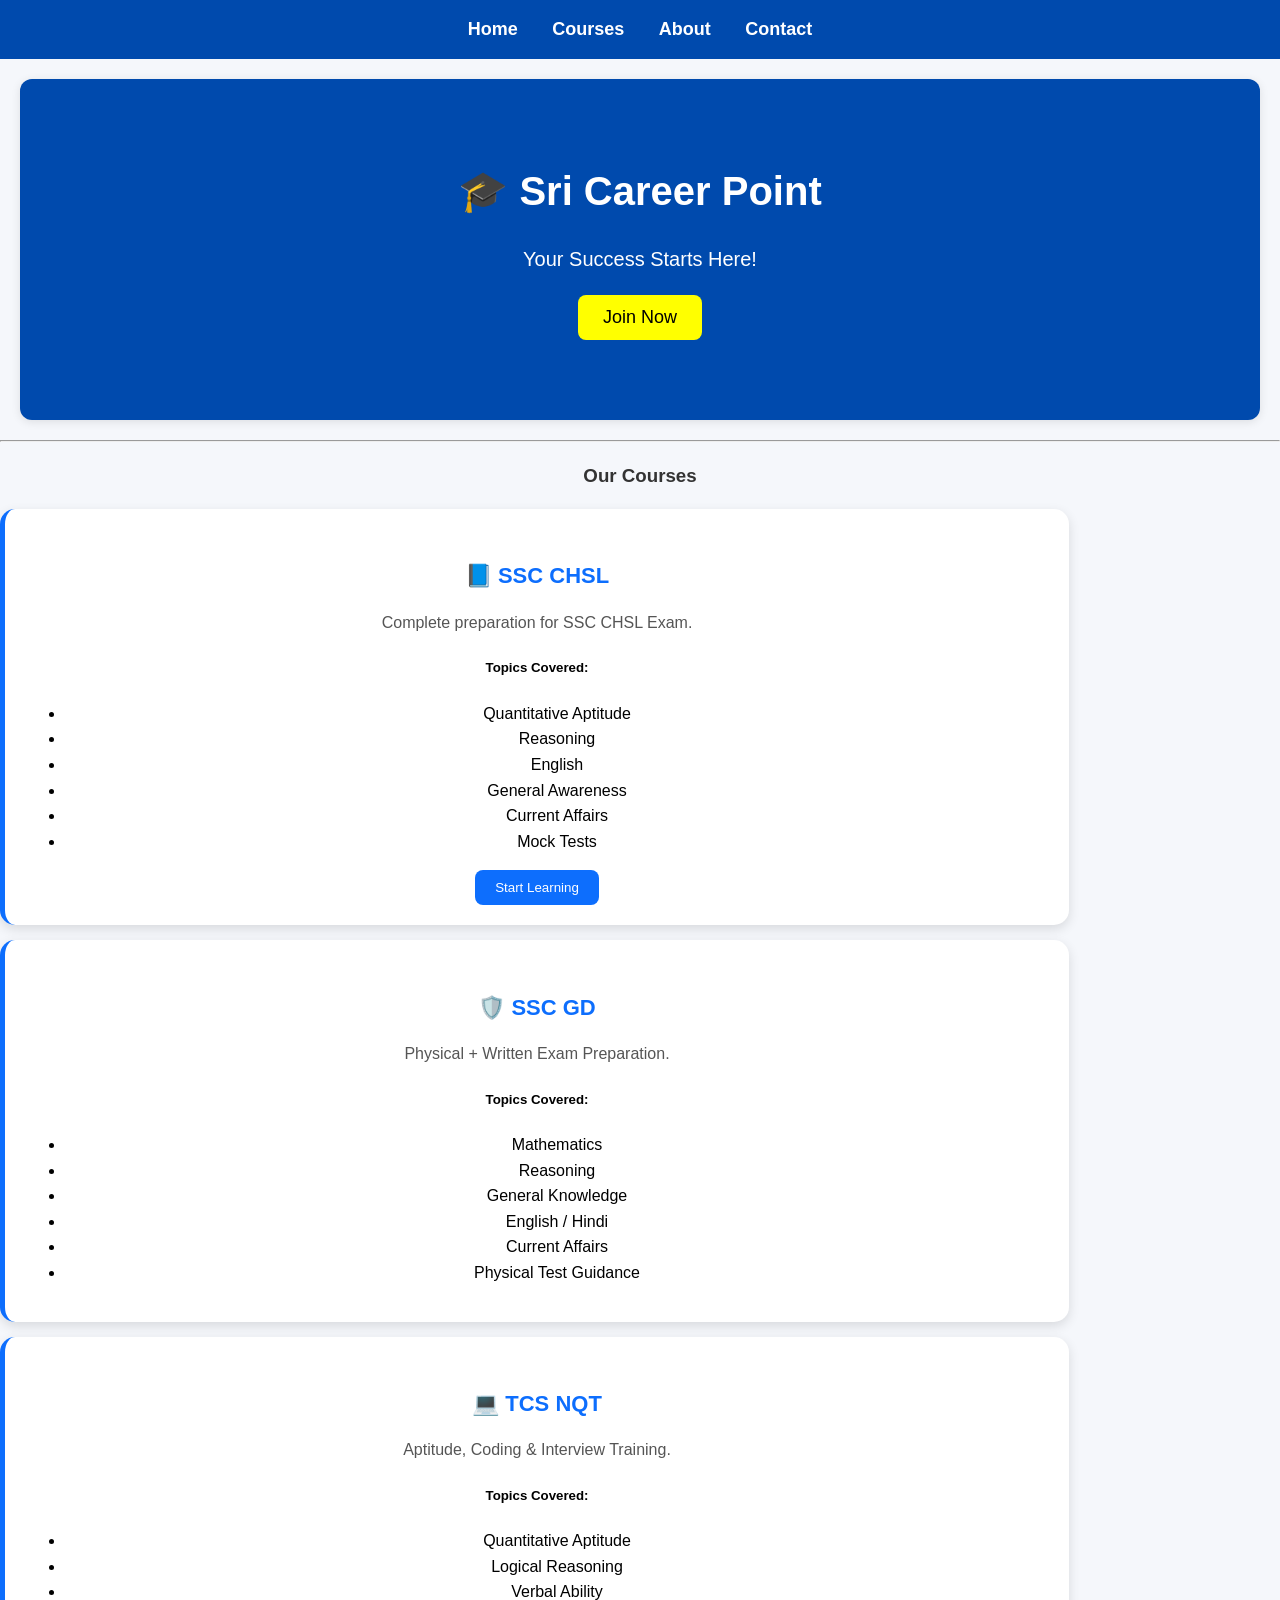
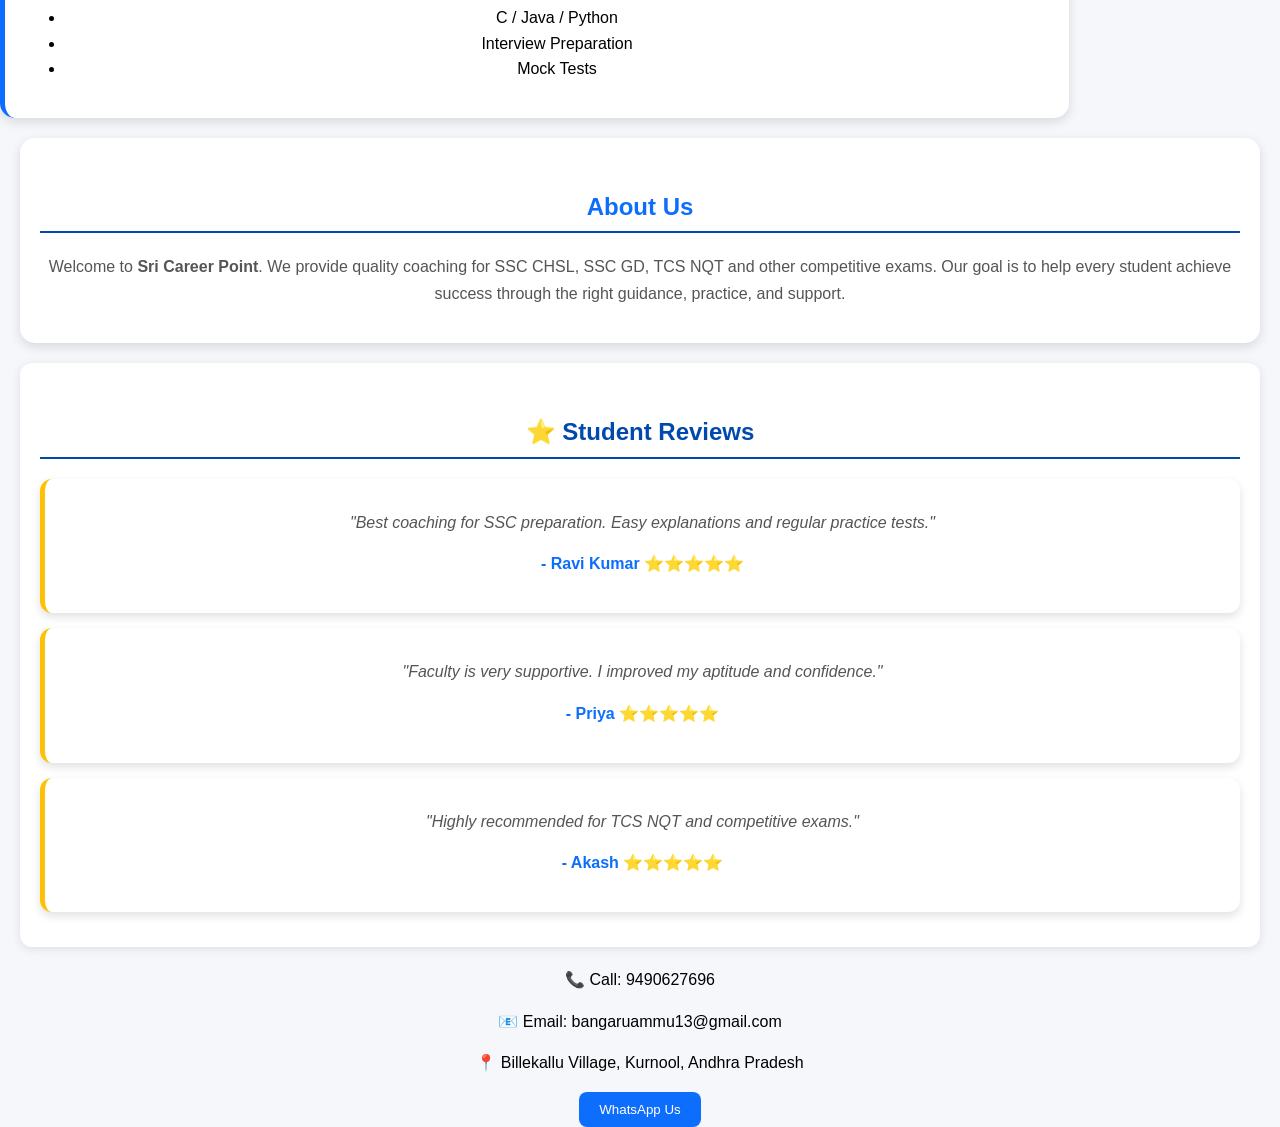
<file: index.html>
<!DOCTYPE html>
<html lang="en">
<head>
  <meta charset="UTF-8">
  <meta name="viewport" content="width=device-width, initial-scale=1.0">
  <title>Sri Career Point</title>
  <link rel="stylesheet" href="style.css">
</head>
<body>
<nav>
    <a href="#">Home</a>
    <a href="#">Courses</a>
    <a href="#">About</a>
    <a href="#">Contact</a>
</nav>
<section class="hero">
  <h1>🎓 Sri Career Point</h1>
  <p>Your Success Starts Here!</p>
 <a href="https://wa.me/919490627696" target="_blank">
  <button>Join Now</button>
 </a>
</section>
  <hr>
<h3>Our Courses</h3>
<div class="course-box">
  <h4>📘 SSC CHSL</h4>
  <p>Complete preparation for SSC CHSL Exam.</p>

  <h5>Topics Covered:</h5>
  <ul>
    <li>Quantitative Aptitude</li>
    <li>Reasoning</li>
    <li>English</li>
    <li>General Awareness</li>
    <li>Current Affairs</li>
    <li>Mock Tests</li>
  </ul>
 <a href="ssc-chsl.html">
  <button>Start Learning</button>
  </a>
</div>

<div class="course-box">
  <h4>🛡️ SSC GD</h4>
  <p>Physical + Written Exam Preparation.</p>

  <h5>Topics Covered:</h5>
  <ul>
    <li>Mathematics</li>
    <li>Reasoning</li>
    <li>General Knowledge</li>
    <li>English / Hindi</li>
    <li>Current Affairs</li>
    <li>Physical Test Guidance</li>
  </ul>
</div>

<div class="course-box">
  <h4>💻 TCS NQT</h4>
  <p>Aptitude, Coding & Interview Training.</p>

  <h5>Topics Covered:</h5>
  <ul>
    <li>Quantitative Aptitude</li>
    <li>Logical Reasoning</li>
    <li>Verbal Ability</li>
    <li>C / Java / Python</li>
    <li>Interview Preparation</li>
    <li>Mock Tests</li>
  </ul>
</div>
  <section id="about">
  <h2>About Us</h2>
  <p>
    Welcome to <strong>Sri Career Point</strong>. We provide quality coaching for
    SSC CHSL, SSC GD, TCS NQT and other competitive exams.
    Our goal is to help every student achieve success through the right guidance,
    practice, and support.
  </p>
  </section>
  <section id="reviews">
  <h2>⭐ Student Reviews</h2>

  <div class="review-box">
    <p>"Best coaching for SSC preparation. Easy explanations and regular practice tests."</p>
    <h4>- Ravi Kumar ⭐⭐⭐⭐⭐</h4>
  </div>

  <div class="review-box">
    <p>"Faculty is very supportive. I improved my aptitude and confidence."</p>
    <h4>- Priya ⭐⭐⭐⭐⭐</h4>
  </div>

  <div class="review-box">
    <p>"Highly recommended for TCS NQT and competitive exams."</p>
    <h4>- Akash ⭐⭐⭐⭐⭐</h4>
  </div>
  </section>
<p>📞 Call: 9490627696</p>
<p>📧 Email: bangaruammu13@gmail.com</p>
<p>📍 Billekallu Village, Kurnool, Andhra Pradesh</p>

<a href="https://wa.me/919490627696" target="_blank">
  <button>WhatsApp Us</button>
</a>
</body>
</html>
</file>
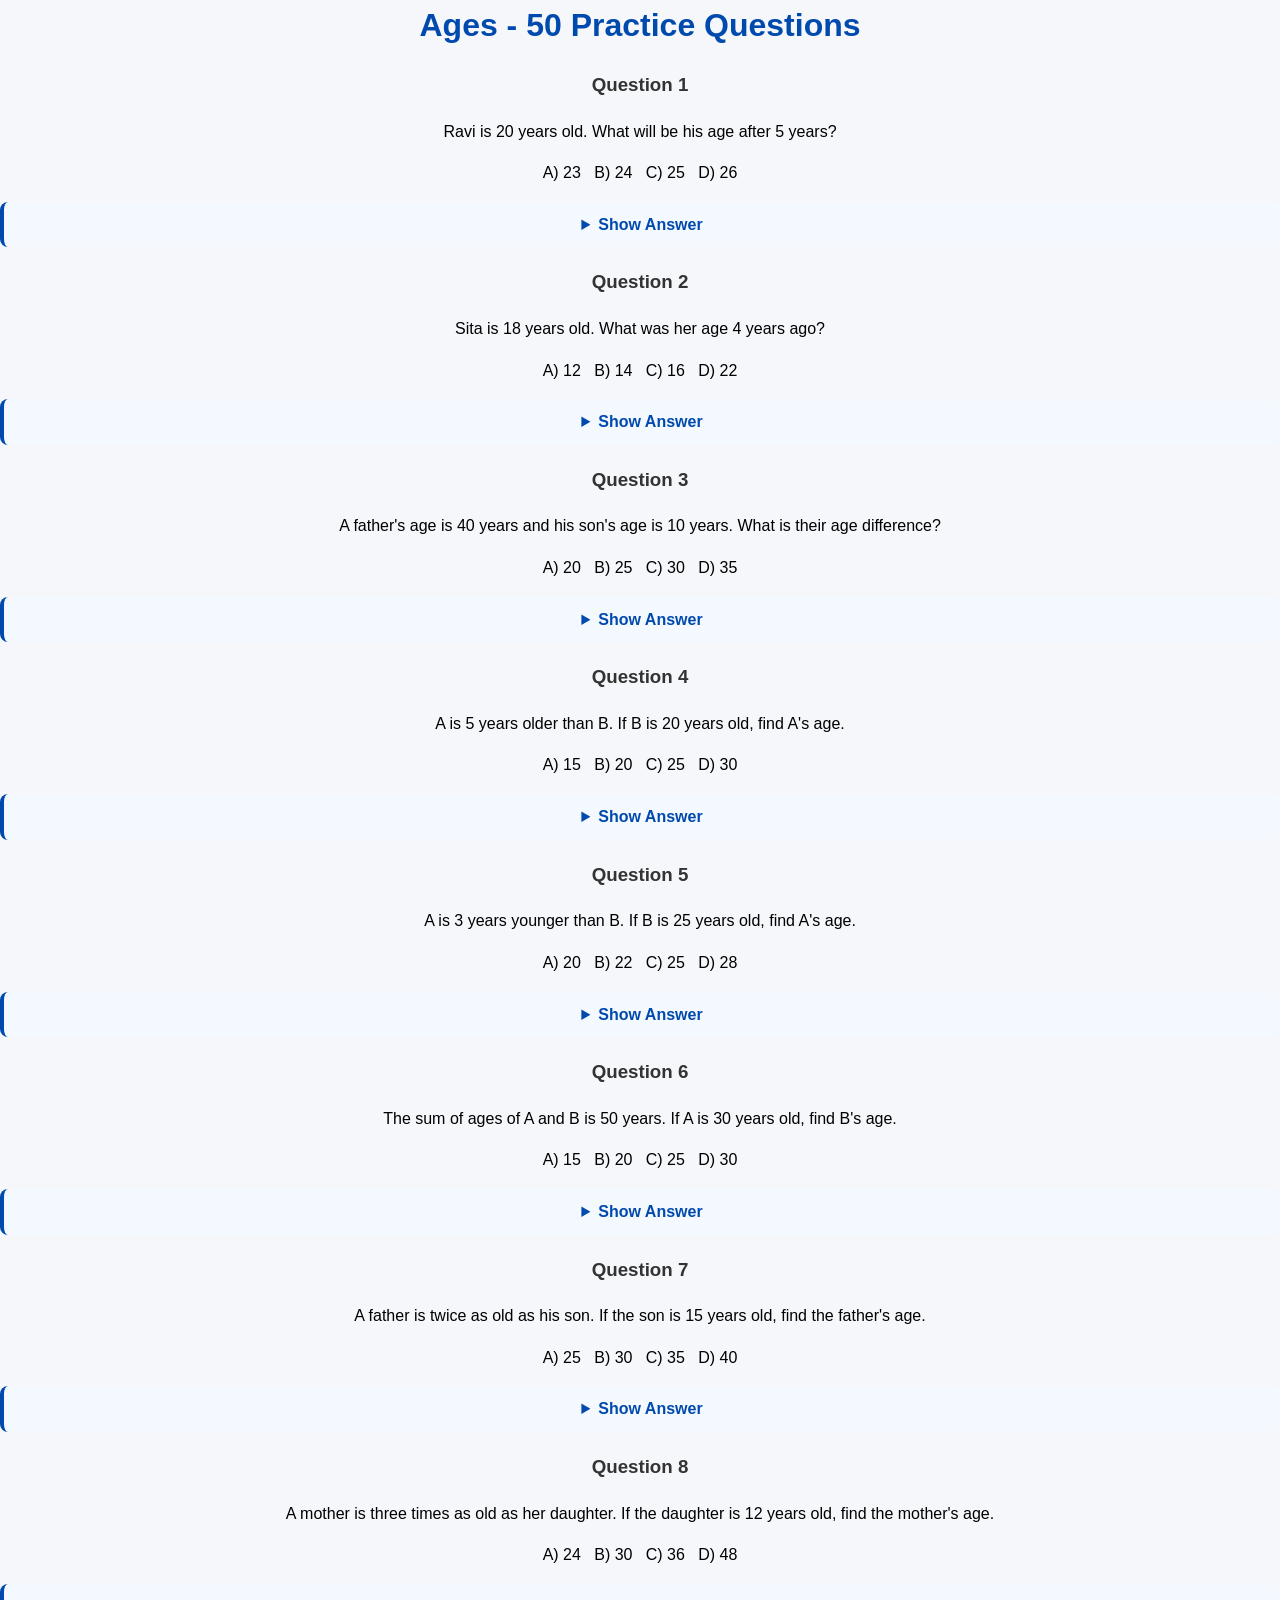
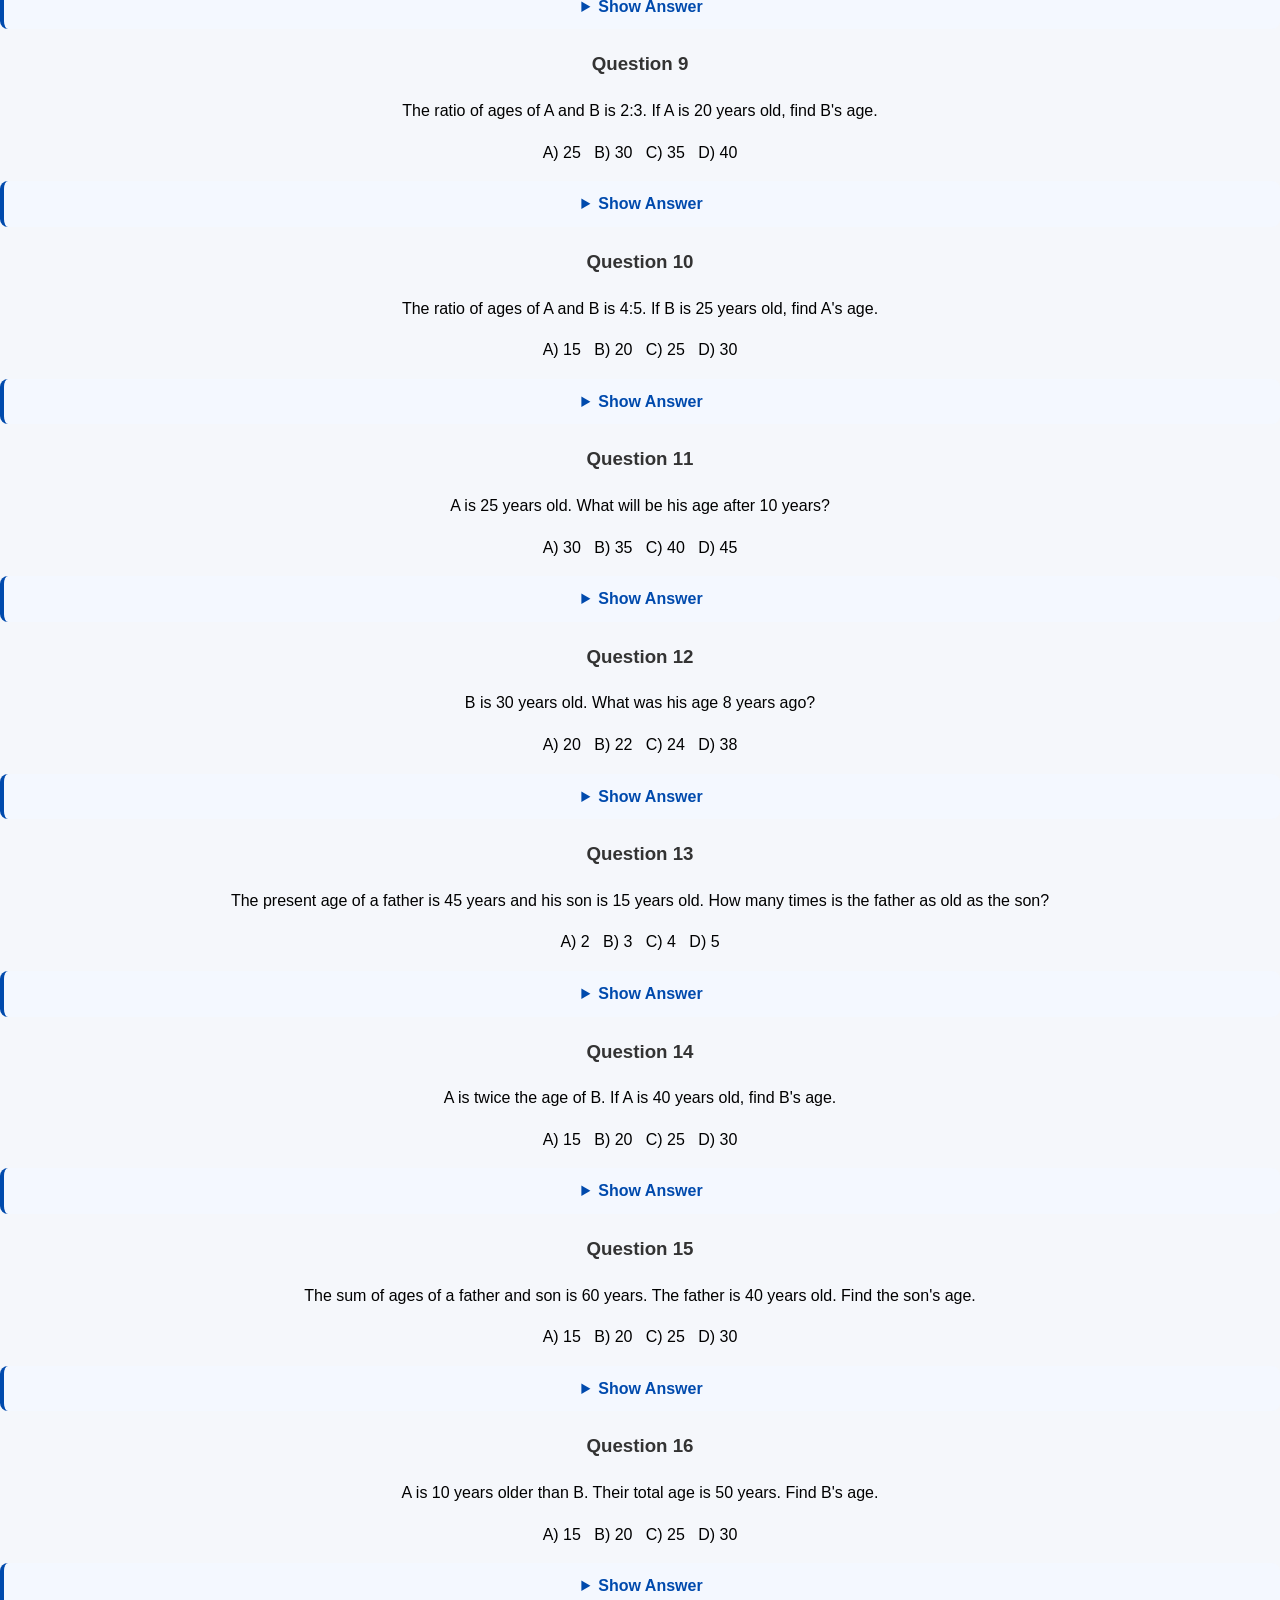
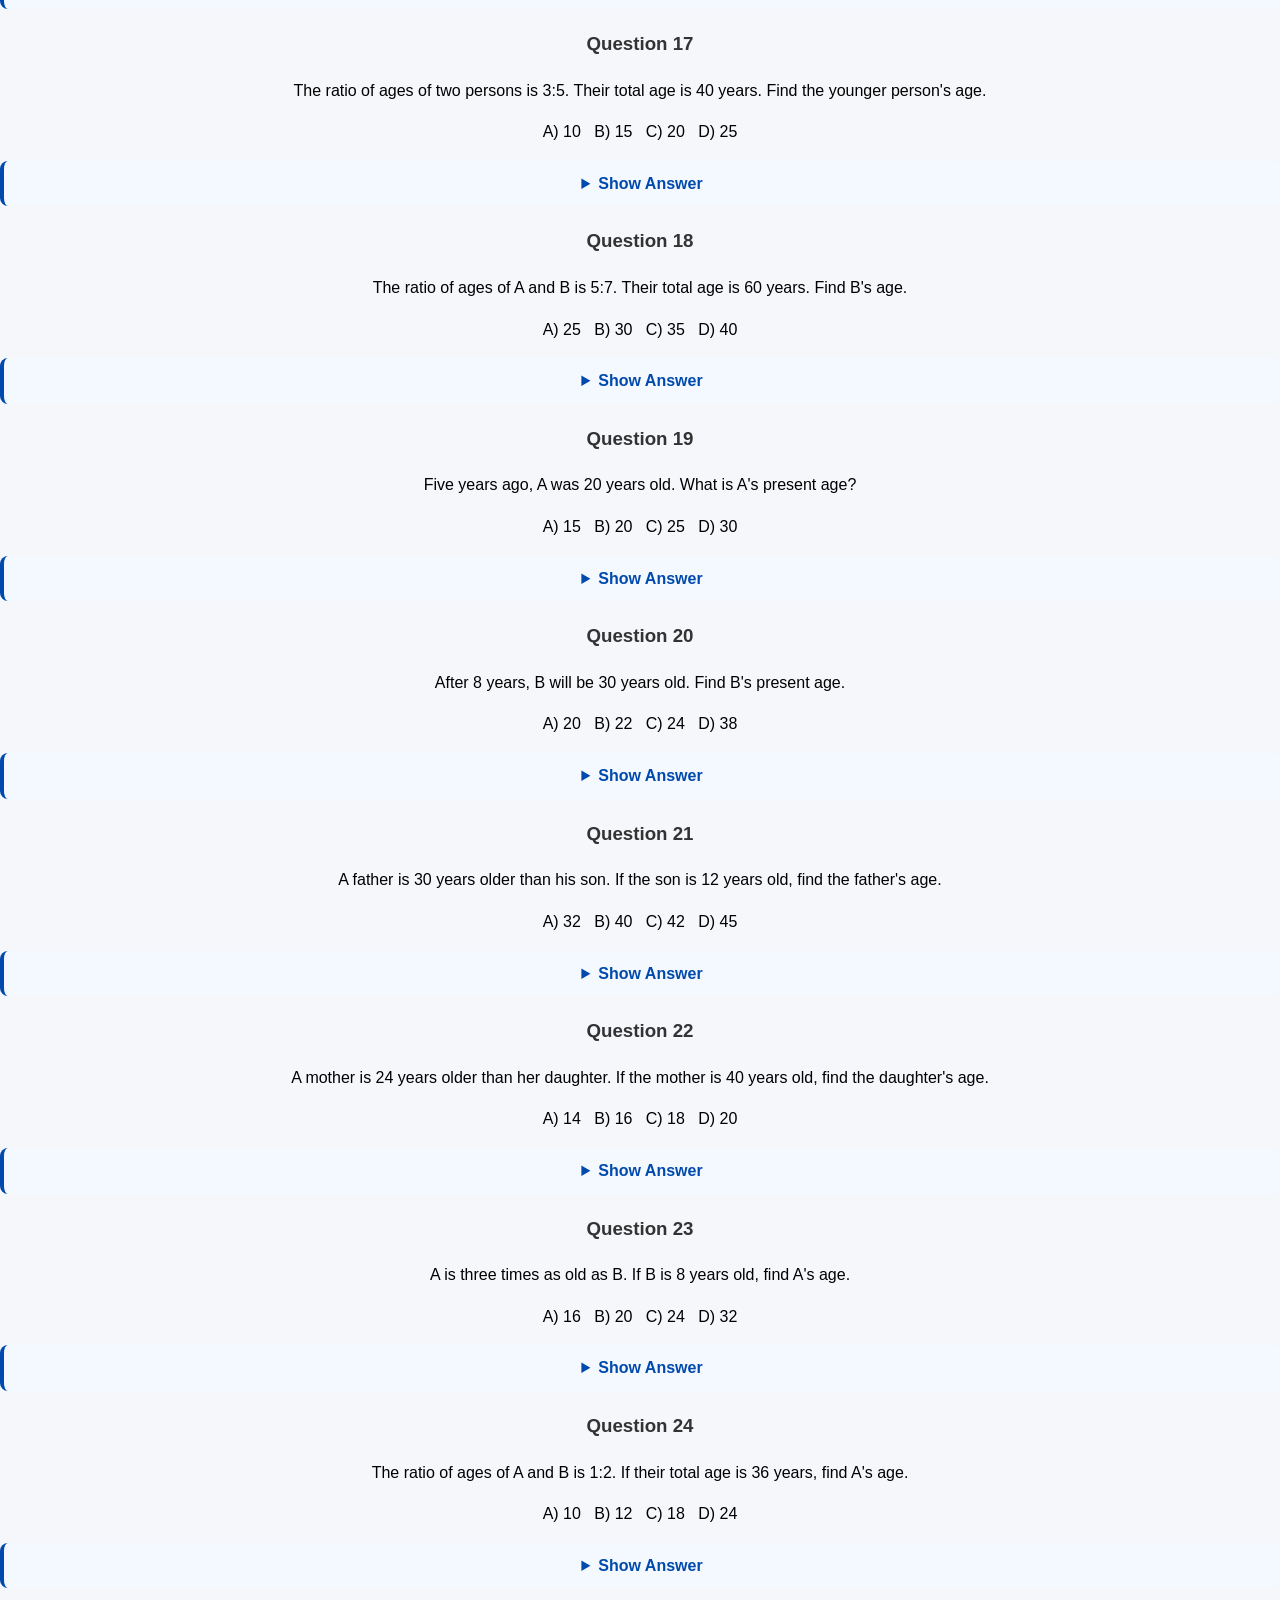
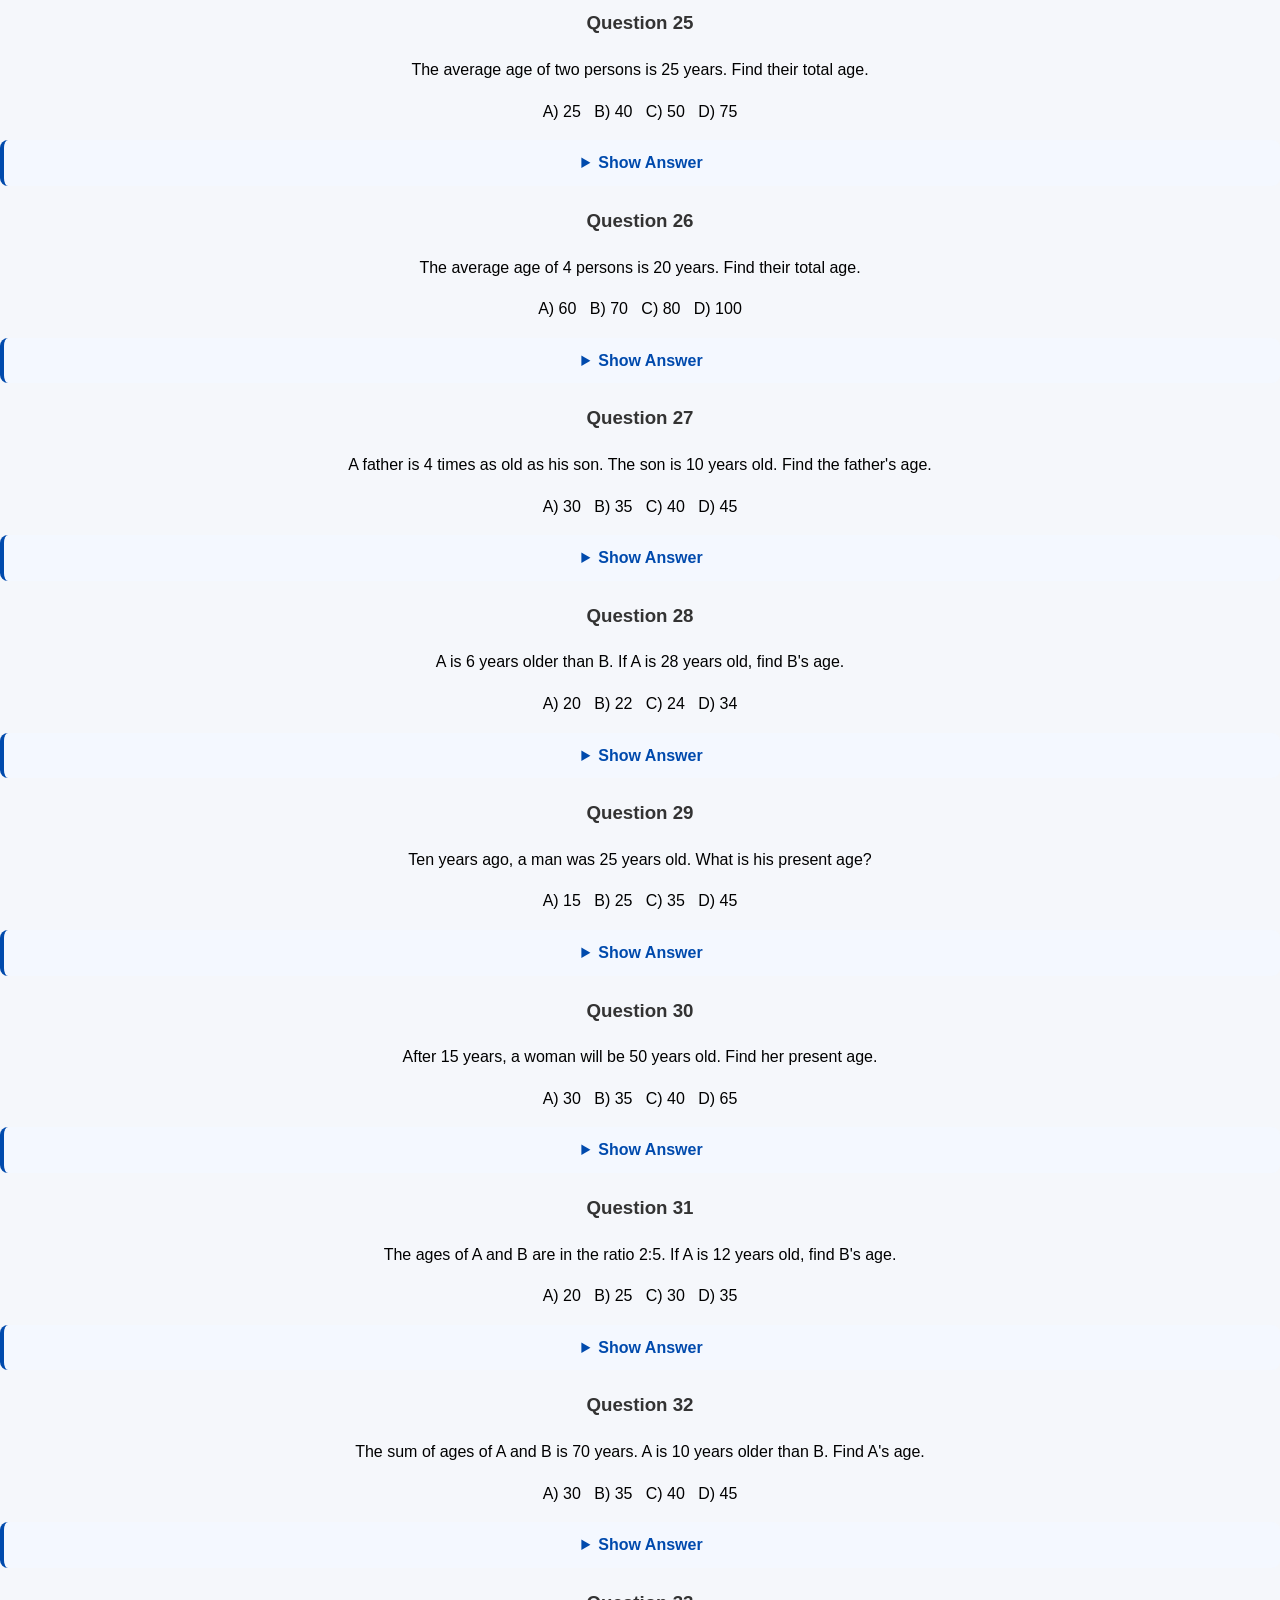
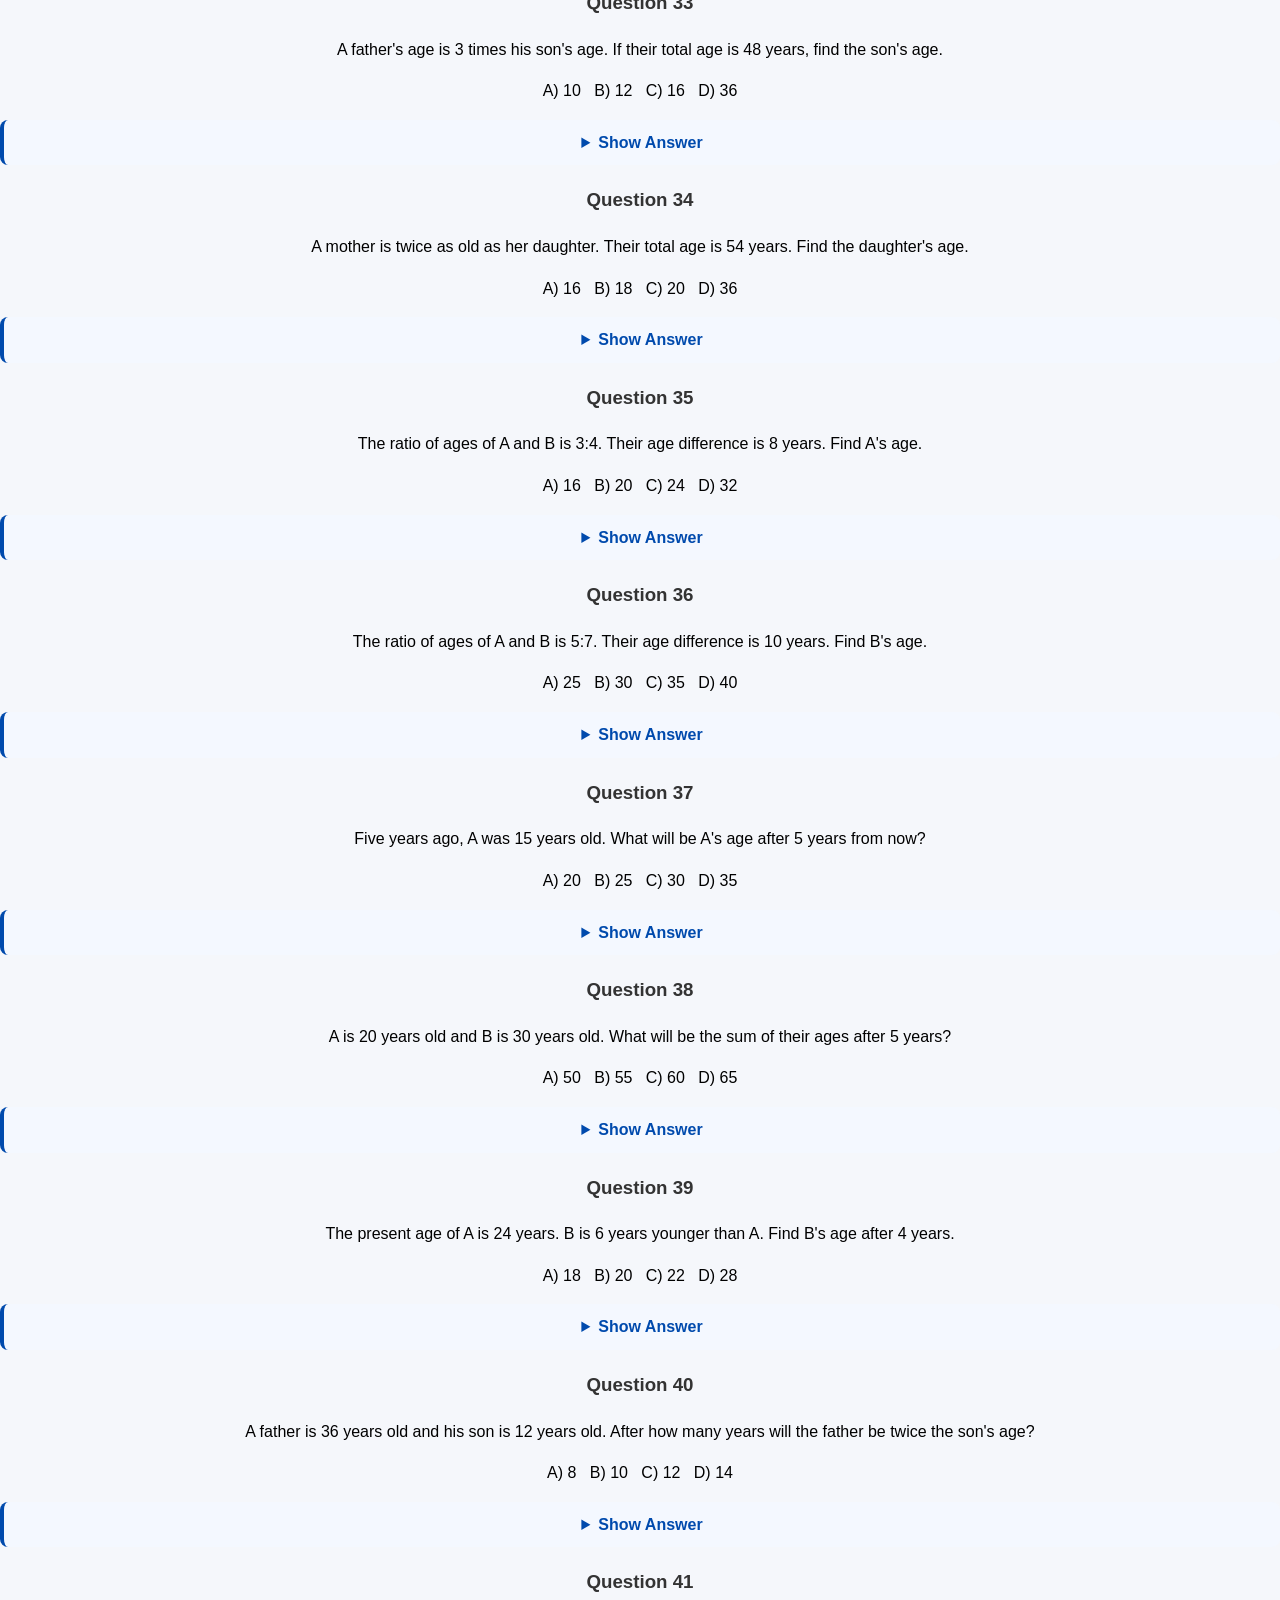
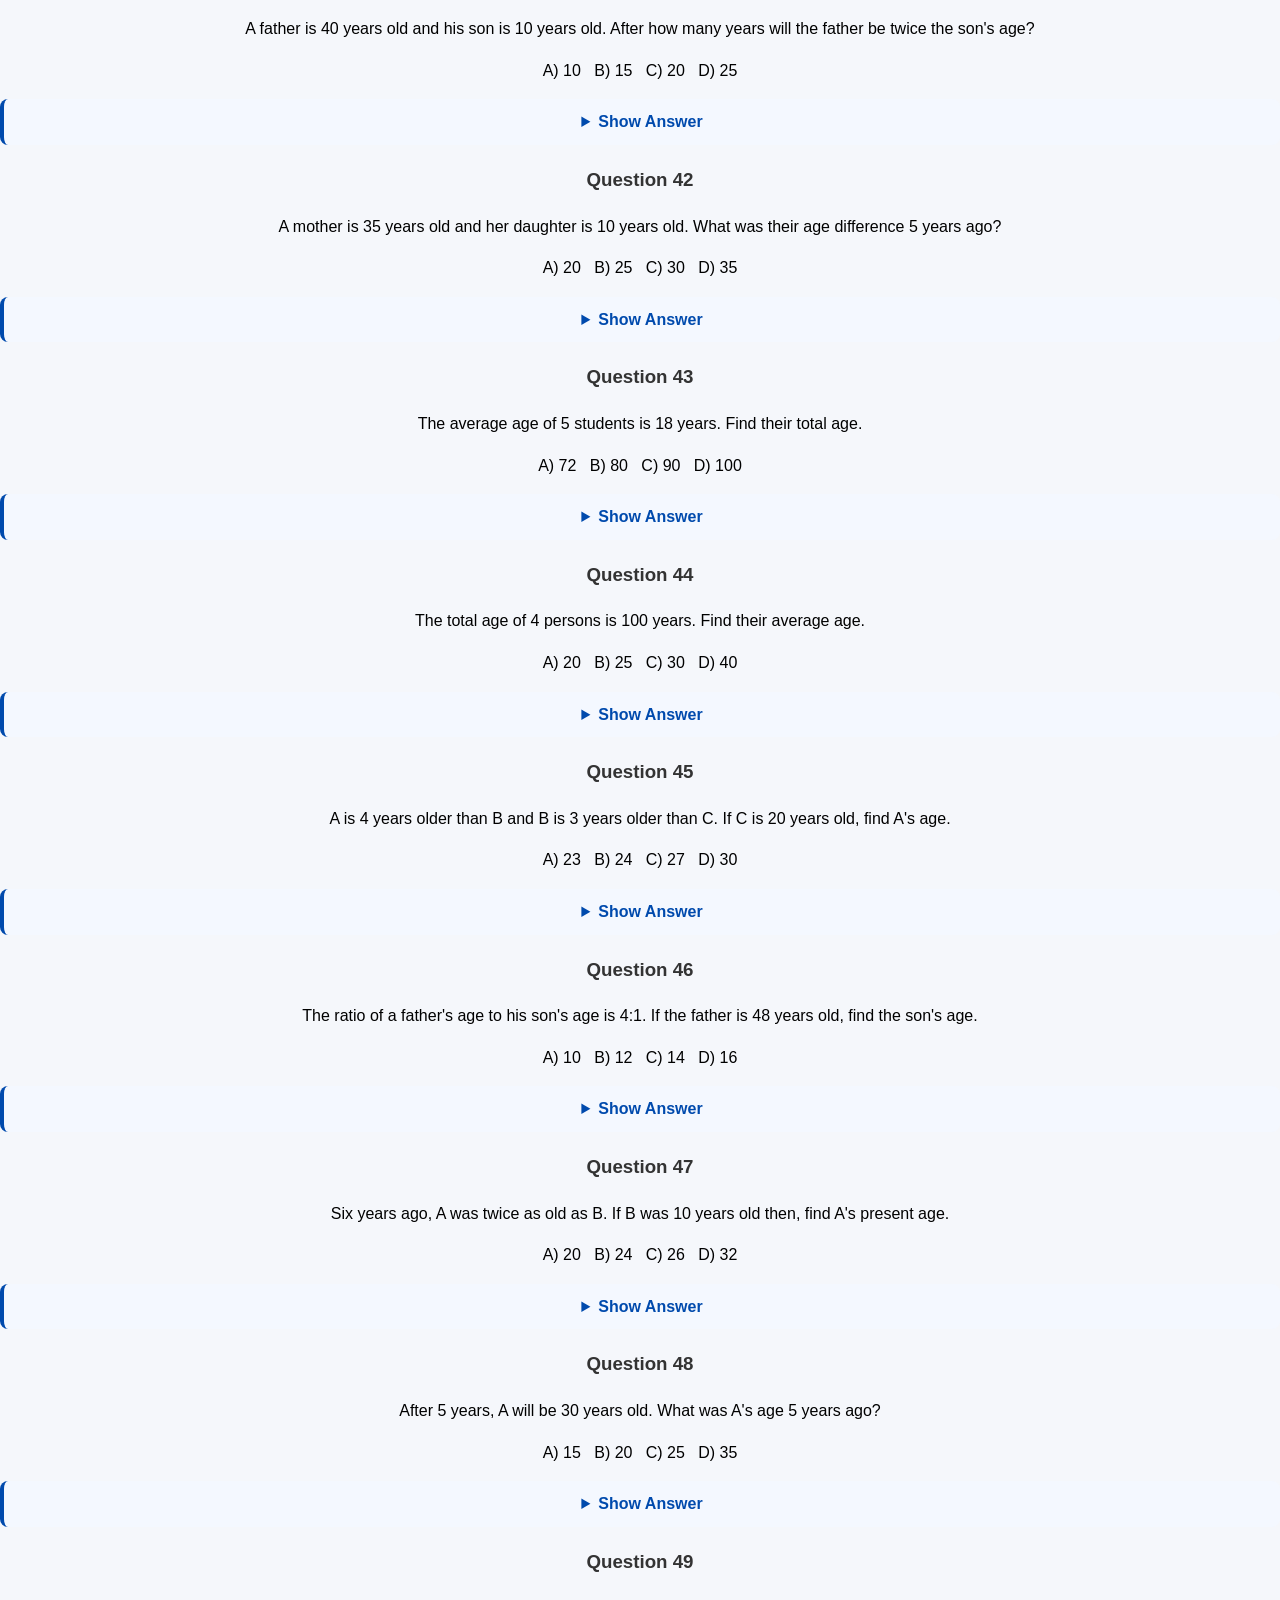
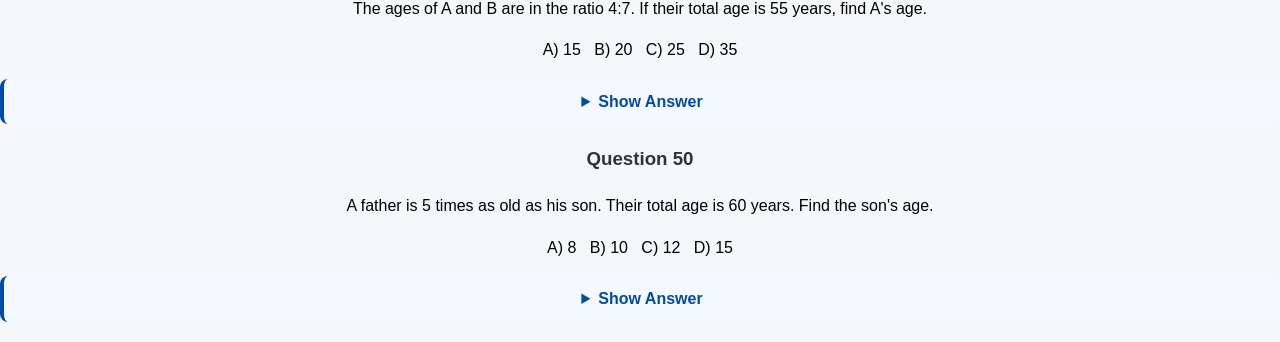
<file: ages.html>
<!DOCTYPE html>
<html lang="en">
<head>
<meta charset="UTF-8">
<meta name="viewport" content="width=device-width, initial-scale=1.0">
<title>Ages Practice Questions - Sri Career Point</title>
<link rel="stylesheet" href="style.css">
</head>

<body>

<h1>Ages - 50 Practice Questions</h1>

<h3>Question 1</h3>
<p>Ravi is 20 years old. What will be his age after 5 years?</p>
<p>A) 23 &nbsp; B) 24 &nbsp; C) 25 &nbsp; D) 26</p>
<details><summary>Show Answer</summary>
<p><b>Answer: C) 25</b></p>
<p><b>Explanation:</b> Present age = 20. After 5 years = 20 + 5 = 25 years.</p>
</details>

<h3>Question 2</h3>
<p>Sita is 18 years old. What was her age 4 years ago?</p>
<p>A) 12 &nbsp; B) 14 &nbsp; C) 16 &nbsp; D) 22</p>
<details><summary>Show Answer</summary>
<p><b>Answer: B) 14</b></p>
<p><b>Explanation:</b> 18 - 4 = 14 years.</p>
</details>

<h3>Question 3</h3>
<p>A father's age is 40 years and his son's age is 10 years. What is their age difference?</p>
<p>A) 20 &nbsp; B) 25 &nbsp; C) 30 &nbsp; D) 35</p>
<details><summary>Show Answer</summary>
<p><b>Answer: C) 30</b></p>
<p><b>Explanation:</b> Age difference = 40 - 10 = 30 years.</p>
</details>

<h3>Question 4</h3>
<p>A is 5 years older than B. If B is 20 years old, find A's age.</p>
<p>A) 15 &nbsp; B) 20 &nbsp; C) 25 &nbsp; D) 30</p>
<details><summary>Show Answer</summary>
<p><b>Answer: C) 25</b></p>
<p><b>Explanation:</b> A's age = 20 + 5 = 25 years.</p>
</details>

<h3>Question 5</h3>
<p>A is 3 years younger than B. If B is 25 years old, find A's age.</p>
<p>A) 20 &nbsp; B) 22 &nbsp; C) 25 &nbsp; D) 28</p>
<details><summary>Show Answer</summary>
<p><b>Answer: B) 22</b></p>
<p><b>Explanation:</b> A's age = 25 - 3 = 22 years.</p>
</details>

<h3>Question 6</h3>
<p>The sum of ages of A and B is 50 years. If A is 30 years old, find B's age.</p>
<p>A) 15 &nbsp; B) 20 &nbsp; C) 25 &nbsp; D) 30</p>
<details><summary>Show Answer</summary>
<p><b>Answer: B) 20</b></p>
<p><b>Explanation:</b> B's age = 50 - 30 = 20 years.</p>
</details>

<h3>Question 7</h3>
<p>A father is twice as old as his son. If the son is 15 years old, find the father's age.</p>
<p>A) 25 &nbsp; B) 30 &nbsp; C) 35 &nbsp; D) 40</p>
<details><summary>Show Answer</summary>
<p><b>Answer: B) 30</b></p>
<p><b>Explanation:</b> Father's age = 2 × 15 = 30 years.</p>
</details>

<h3>Question 8</h3>
<p>A mother is three times as old as her daughter. If the daughter is 12 years old, find the mother's age.</p>
<p>A) 24 &nbsp; B) 30 &nbsp; C) 36 &nbsp; D) 48</p>
<details><summary>Show Answer</summary>
<p><b>Answer: C) 36</b></p>
<p><b>Explanation:</b> Mother's age = 3 × 12 = 36 years.</p>
</details>

<h3>Question 9</h3>
<p>The ratio of ages of A and B is 2:3. If A is 20 years old, find B's age.</p>
<p>A) 25 &nbsp; B) 30 &nbsp; C) 35 &nbsp; D) 40</p>
<details><summary>Show Answer</summary>
<p><b>Answer: B) 30</b></p>
<p><b>Explanation:</b> 2 parts = 20, so 1 part = 10. B = 3 × 10 = 30 years.</p>
</details>

<h3>Question 10</h3>
<p>The ratio of ages of A and B is 4:5. If B is 25 years old, find A's age.</p>
<p>A) 15 &nbsp; B) 20 &nbsp; C) 25 &nbsp; D) 30</p>
<details><summary>Show Answer</summary>
<p><b>Answer: B) 20</b></p>
<p><b>Explanation:</b> 5 parts = 25, so 1 part = 5. A = 4 × 5 = 20 years.</p>
</details>

<h3>Question 11</h3>
<p>A is 25 years old. What will be his age after 10 years?</p>
<p>A) 30 &nbsp; B) 35 &nbsp; C) 40 &nbsp; D) 45</p>
<details><summary>Show Answer</summary>
<p><b>Answer: B) 35</b></p>
<p><b>Explanation:</b> 25 + 10 = 35 years.</p>
</details>

<h3>Question 12</h3>
<p>B is 30 years old. What was his age 8 years ago?</p>
<p>A) 20 &nbsp; B) 22 &nbsp; C) 24 &nbsp; D) 38</p>
<details><summary>Show Answer</summary>
<p><b>Answer: B) 22</b></p>
<p><b>Explanation:</b> 30 - 8 = 22 years.</p>
</details>

<h3>Question 13</h3>
<p>The present age of a father is 45 years and his son is 15 years old. How many times is the father as old as the son?</p>
<p>A) 2 &nbsp; B) 3 &nbsp; C) 4 &nbsp; D) 5</p>
<details><summary>Show Answer</summary>
<p><b>Answer: B) 3</b></p>
<p><b>Explanation:</b> 45 ÷ 15 = 3 times.</p>
</details>

<h3>Question 14</h3>
<p>A is twice the age of B. If A is 40 years old, find B's age.</p>
<p>A) 15 &nbsp; B) 20 &nbsp; C) 25 &nbsp; D) 30</p>
<details><summary>Show Answer</summary>
<p><b>Answer: B) 20</b></p>
<p><b>Explanation:</b> B's age = 40 ÷ 2 = 20 years.</p>
</details>

<h3>Question 15</h3>
<p>The sum of ages of a father and son is 60 years. The father is 40 years old. Find the son's age.</p>
<p>A) 15 &nbsp; B) 20 &nbsp; C) 25 &nbsp; D) 30</p>
<details><summary>Show Answer</summary>
<p><b>Answer: B) 20</b></p>
<p><b>Explanation:</b> Son's age = 60 - 40 = 20 years.</p>
</details>

<h3>Question 16</h3>
<p>A is 10 years older than B. Their total age is 50 years. Find B's age.</p>
<p>A) 15 &nbsp; B) 20 &nbsp; C) 25 &nbsp; D) 30</p>
<details><summary>Show Answer</summary>
<p><b>Answer: B) 20</b></p>
<p><b>Explanation:</b> Let B = x. A = x + 10. x + x + 10 = 50. 2x = 40, so x = 20.</p>
</details>

<h3>Question 17</h3>
<p>The ratio of ages of two persons is 3:5. Their total age is 40 years. Find the younger person's age.</p>
<p>A) 10 &nbsp; B) 15 &nbsp; C) 20 &nbsp; D) 25</p>
<details><summary>Show Answer</summary>
<p><b>Answer: B) 15</b></p>
<p><b>Explanation:</b> Total parts = 3 + 5 = 8. One part = 40 ÷ 8 = 5. Younger age = 3 × 5 = 15.</p>
</details>

<h3>Question 18</h3>
<p>The ratio of ages of A and B is 5:7. Their total age is 60 years. Find B's age.</p>
<p>A) 25 &nbsp; B) 30 &nbsp; C) 35 &nbsp; D) 40</p>
<details><summary>Show Answer</summary>
<p><b>Answer: C) 35</b></p>
<p><b>Explanation:</b> Total parts = 12. One part = 60 ÷ 12 = 5. B = 7 × 5 = 35 years.</p>
</details>

<h3>Question 19</h3>
<p>Five years ago, A was 20 years old. What is A's present age?</p>
<p>A) 15 &nbsp; B) 20 &nbsp; C) 25 &nbsp; D) 30</p>
<details><summary>Show Answer</summary>
<p><b>Answer: C) 25</b></p>
<p><b>Explanation:</b> Present age = 20 + 5 = 25 years.</p>
</details>

<h3>Question 20</h3>
<p>After 8 years, B will be 30 years old. Find B's present age.</p>
<p>A) 20 &nbsp; B) 22 &nbsp; C) 24 &nbsp; D) 38</p>
<details><summary>Show Answer</summary>
<p><b>Answer: B) 22</b></p>
<p><b>Explanation:</b> Present age = 30 - 8 = 22 years.</p>
</details>

<h3>Question 21</h3>
<p>A father is 30 years older than his son. If the son is 12 years old, find the father's age.</p>
<p>A) 32 &nbsp; B) 40 &nbsp; C) 42 &nbsp; D) 45</p>
<details><summary>Show Answer</summary>
<p><b>Answer: C) 42</b></p>
<p><b>Explanation:</b> Father's age = 12 + 30 = 42 years.</p>
</details>

<h3>Question 22</h3>
<p>A mother is 24 years older than her daughter. If the mother is 40 years old, find the daughter's age.</p>
<p>A) 14 &nbsp; B) 16 &nbsp; C) 18 &nbsp; D) 20</p>
<details><summary>Show Answer</summary>
<p><b>Answer: B) 16</b></p>
<p><b>Explanation:</b> Daughter's age = 40 - 24 = 16 years.</p>
</details>

<h3>Question 23</h3>
<p>A is three times as old as B. If B is 8 years old, find A's age.</p>
<p>A) 16 &nbsp; B) 20 &nbsp; C) 24 &nbsp; D) 32</p>
<details><summary>Show Answer</summary>
<p><b>Answer: C) 24</b></p>
<p><b>Explanation:</b> A = 3 × 8 = 24 years.</p>
</details>

<h3>Question 24</h3>
<p>The ratio of ages of A and B is 1:2. If their total age is 36 years, find A's age.</p>
<p>A) 10 &nbsp; B) 12 &nbsp; C) 18 &nbsp; D) 24</p>
<details><summary>Show Answer</summary>
<p><b>Answer: B) 12</b></p>
<p><b>Explanation:</b> Total parts = 3. One part = 36 ÷ 3 = 12. A's age = 12.</p>
</details>

<h3>Question 25</h3>
<p>The average age of two persons is 25 years. Find their total age.</p>
<p>A) 25 &nbsp; B) 40 &nbsp; C) 50 &nbsp; D) 75</p>
<details><summary>Show Answer</summary>
<p><b>Answer: C) 50</b></p>
<p><b>Explanation:</b> Total age = Average × Number of persons = 25 × 2 = 50.</p>
</details>

<h3>Question 26</h3>
<p>The average age of 4 persons is 20 years. Find their total age.</p>
<p>A) 60 &nbsp; B) 70 &nbsp; C) 80 &nbsp; D) 100</p>
<details><summary>Show Answer</summary>
<p><b>Answer: C) 80</b></p>
<p><b>Explanation:</b> Total age = 20 × 4 = 80 years.</p>
</details>

<h3>Question 27</h3>
<p>A father is 4 times as old as his son. The son is 10 years old. Find the father's age.</p>
<p>A) 30 &nbsp; B) 35 &nbsp; C) 40 &nbsp; D) 45</p>
<details><summary>Show Answer</summary>
<p><b>Answer: C) 40</b></p>
<p><b>Explanation:</b> Father's age = 4 × 10 = 40 years.</p>
</details>

<h3>Question 28</h3>
<p>A is 6 years older than B. If A is 28 years old, find B's age.</p>
<p>A) 20 &nbsp; B) 22 &nbsp; C) 24 &nbsp; D) 34</p>
<details><summary>Show Answer</summary>
<p><b>Answer: B) 22</b></p>
<p><b>Explanation:</b> B's age = 28 - 6 = 22 years.</p>
</details>

<h3>Question 29</h3>
<p>Ten years ago, a man was 25 years old. What is his present age?</p>
<p>A) 15 &nbsp; B) 25 &nbsp; C) 35 &nbsp; D) 45</p>
<details><summary>Show Answer</summary>
<p><b>Answer: C) 35</b></p>
<p><b>Explanation:</b> Present age = 25 + 10 = 35 years.</p>
</details>

<h3>Question 30</h3>
<p>After 15 years, a woman will be 50 years old. Find her present age.</p>
<p>A) 30 &nbsp; B) 35 &nbsp; C) 40 &nbsp; D) 65</p>
<details><summary>Show Answer</summary>
<p><b>Answer: B) 35</b></p>
<p><b>Explanation:</b> Present age = 50 - 15 = 35 years.</p>
</details>

<h3>Question 31</h3>
<p>The ages of A and B are in the ratio 2:5. If A is 12 years old, find B's age.</p>
<p>A) 20 &nbsp; B) 25 &nbsp; C) 30 &nbsp; D) 35</p>
<details><summary>Show Answer</summary>
<p><b>Answer: C) 30</b></p>
<p><b>Explanation:</b> 2 parts = 12, so 1 part = 6. B = 5 × 6 = 30 years.</p>
</details>

<h3>Question 32</h3>
<p>The sum of ages of A and B is 70 years. A is 10 years older than B. Find A's age.</p>
<p>A) 30 &nbsp; B) 35 &nbsp; C) 40 &nbsp; D) 45</p>
<details><summary>Show Answer</summary>
<p><b>Answer: C) 40</b></p>
<p><b>Explanation:</b> Let B = x. A = x + 10. 2x + 10 = 70. x = 30, so A = 40.</p>
</details>

<h3>Question 33</h3>
<p>A father's age is 3 times his son's age. If their total age is 48 years, find the son's age.</p>
<p>A) 10 &nbsp; B) 12 &nbsp; C) 16 &nbsp; D) 36</p>
<details><summary>Show Answer</summary>
<p><b>Answer: B) 12</b></p>
<p><b>Explanation:</b> Son = x and father = 3x. 4x = 48, so x = 12 years.</p>
</details>

<h3>Question 34</h3>
<p>A mother is twice as old as her daughter. Their total age is 54 years. Find the daughter's age.</p>
<p>A) 16 &nbsp; B) 18 &nbsp; C) 20 &nbsp; D) 36</p>
<details><summary>Show Answer</summary>
<p><b>Answer: B) 18</b></p>
<p><b>Explanation:</b> Daughter = x and mother = 2x. 3x = 54, so x = 18.</p>
</details>

<h3>Question 35</h3>
<p>The ratio of ages of A and B is 3:4. Their age difference is 8 years. Find A's age.</p>
<p>A) 16 &nbsp; B) 20 &nbsp; C) 24 &nbsp; D) 32</p>
<details><summary>Show Answer</summary>
<p><b>Answer: C) 24</b></p>
<p><b>Explanation:</b> Difference in ratio = 1 part = 8. A = 3 × 8 = 24 years.</p>
</details>

<h3>Question 36</h3>
<p>The ratio of ages of A and B is 5:7. Their age difference is 10 years. Find B's age.</p>
<p>A) 25 &nbsp; B) 30 &nbsp; C) 35 &nbsp; D) 40</p>
<details><summary>Show Answer</summary>
<p><b>Answer: C) 35</b></p>
<p><b>Explanation:</b> Ratio difference = 2 parts = 10. One part = 5. B = 7 × 5 = 35.</p>
</details>

<h3>Question 37</h3>
<p>Five years ago, A was 15 years old. What will be A's age after 5 years from now?</p>
<p>A) 20 &nbsp; B) 25 &nbsp; C) 30 &nbsp; D) 35</p>
<details><summary>Show Answer</summary>
<p><b>Answer: B) 25</b></p>
<p><b>Explanation:</b> Present age = 15 + 5 = 20. After 5 years = 20 + 5 = 25.</p>
</details>

<h3>Question 38</h3>
<p>A is 20 years old and B is 30 years old. What will be the sum of their ages after 5 years?</p>
<p>A) 50 &nbsp; B) 55 &nbsp; C) 60 &nbsp; D) 65</p>
<details><summary>Show Answer</summary>
<p><b>Answer: C) 60</b></p>
<p><b>Explanation:</b> After 5 years, A = 25 and B = 35. Sum = 25 + 35 = 60.</p>
</details>

<h3>Question 39</h3>
<p>The present age of A is 24 years. B is 6 years younger than A. Find B's age after 4 years.</p>
<p>A) 18 &nbsp; B) 20 &nbsp; C) 22 &nbsp; D) 28</p>
<details><summary>Show Answer</summary>
<p><b>Answer: C) 22</b></p>
<p><b>Explanation:</b> B's present age = 24 - 6 = 18. After 4 years = 22.</p>
</details>

<h3>Question 40</h3>
<p>A father is 36 years old and his son is 12 years old. After how many years will the father be twice the son's age?</p>
<p>A) 8 &nbsp; B) 10 &nbsp; C) 12 &nbsp; D) 14</p>
<details><summary>Show Answer</summary>
<p><b>Answer: C) 12</b></p>
<p><b>Explanation:</b> Let years = x. 36 + x = 2(12 + x). Solving gives x = 12 years.</p>
</details>

<h3>Question 41</h3>
<p>A father is 40 years old and his son is 10 years old. After how many years will the father be twice the son's age?</p>
<p>A) 10 &nbsp; B) 15 &nbsp; C) 20 &nbsp; D) 25</p>
<details><summary>Show Answer</summary>
<p><b>Answer: C) 20</b></p>
<p><b>Explanation:</b> 40 + x = 2(10 + x). Therefore, x = 20 years.</p>
</details>

<h3>Question 42</h3>
<p>A mother is 35 years old and her daughter is 10 years old. What was their age difference 5 years ago?</p>
<p>A) 20 &nbsp; B) 25 &nbsp; C) 30 &nbsp; D) 35</p>
<details><summary>Show Answer</summary>
<p><b>Answer: B) 25</b></p>
<p><b>Explanation:</b> Age difference never changes. 35 - 10 = 25 years.</p>
</details>

<h3>Question 43</h3>
<p>The average age of 5 students is 18 years. Find their total age.</p>
<p>A) 72 &nbsp; B) 80 &nbsp; C) 90 &nbsp; D) 100</p>
<details><summary>Show Answer</summary>
<p><b>Answer: C) 90</b></p>
<p><b>Explanation:</b> Total age = 18 × 5 = 90 years.</p>
</details>

<h3>Question 44</h3>
<p>The total age of 4 persons is 100 years. Find their average age.</p>
<p>A) 20 &nbsp; B) 25 &nbsp; C) 30 &nbsp; D) 40</p>
<details><summary>Show Answer</summary>
<p><b>Answer: B) 25</b></p>
<p><b>Explanation:</b> Average age = 100 ÷ 4 = 25 years.</p>
</details>

<h3>Question 45</h3>
<p>A is 4 years older than B and B is 3 years older than C. If C is 20 years old, find A's age.</p>
<p>A) 23 &nbsp; B) 24 &nbsp; C) 27 &nbsp; D) 30</p>
<details><summary>Show Answer</summary>
<p><b>Answer: C) 27</b></p>
<p><b>Explanation:</b> B = 20 + 3 = 23. A = 23 + 4 = 27 years.</p>
</details>

<h3>Question 46</h3>
<p>The ratio of a father's age to his son's age is 4:1. If the father is 48 years old, find the son's age.</p>
<p>A) 10 &nbsp; B) 12 &nbsp; C) 14 &nbsp; D) 16</p>
<details><summary>Show Answer</summary>
<p><b>Answer: B) 12</b></p>
<p><b>Explanation:</b> 4 parts = 48. One part = 48 ÷ 4 = 12 years.</p>
</details>

<h3>Question 47</h3>
<p>Six years ago, A was twice as old as B. If B was 10 years old then, find A's present age.</p>
<p>A) 20 &nbsp; B) 24 &nbsp; C) 26 &nbsp; D) 32</p>
<details><summary>Show Answer</summary>
<p><b>Answer: C) 26</b></p>
<p><b>Explanation:</b> Six years ago A = 2 × 10 = 20. Present age = 20 + 6 = 26.</p>
</details>

<h3>Question 48</h3>
<p>After 5 years, A will be 30 years old. What was A's age 5 years ago?</p>
<p>A) 15 &nbsp; B) 20 &nbsp; C) 25 &nbsp; D) 35</p>
<details><summary>Show Answer</summary>
<p><b>Answer: B) 20</b></p>
<p><b>Explanation:</b> Present age = 30 - 5 = 25. Five years ago = 25 - 5 = 20.</p>
</details>

<h3>Question 49</h3>
<p>The ages of A and B are in the ratio 4:7. If their total age is 55 years, find A's age.</p>
<p>A) 15 &nbsp; B) 20 &nbsp; C) 25 &nbsp; D) 35</p>
<details><summary>Show Answer</summary>
<p><b>Answer: B) 20</b></p>
<p><b>Explanation:</b> Total parts = 4 + 7 = 11. One part = 55 ÷ 11 = 5. A = 4 × 5 = 20.</p>
</details>

<h3>Question 50</h3>
<p>A father is 5 times as old as his son. Their total age is 60 years. Find the son's age.</p>
<p>A) 8 &nbsp; B) 10 &nbsp; C) 12 &nbsp; D) 15</p>
<details><summary>Show Answer</summary>
<p><b>Answer: B) 10</b></p>
<p><b>Explanation:</b> Son = x and father = 5x. Total = 6x = 60. Therefore, x = 10 years.</p>
</details>

</body>
  </html>
</file>
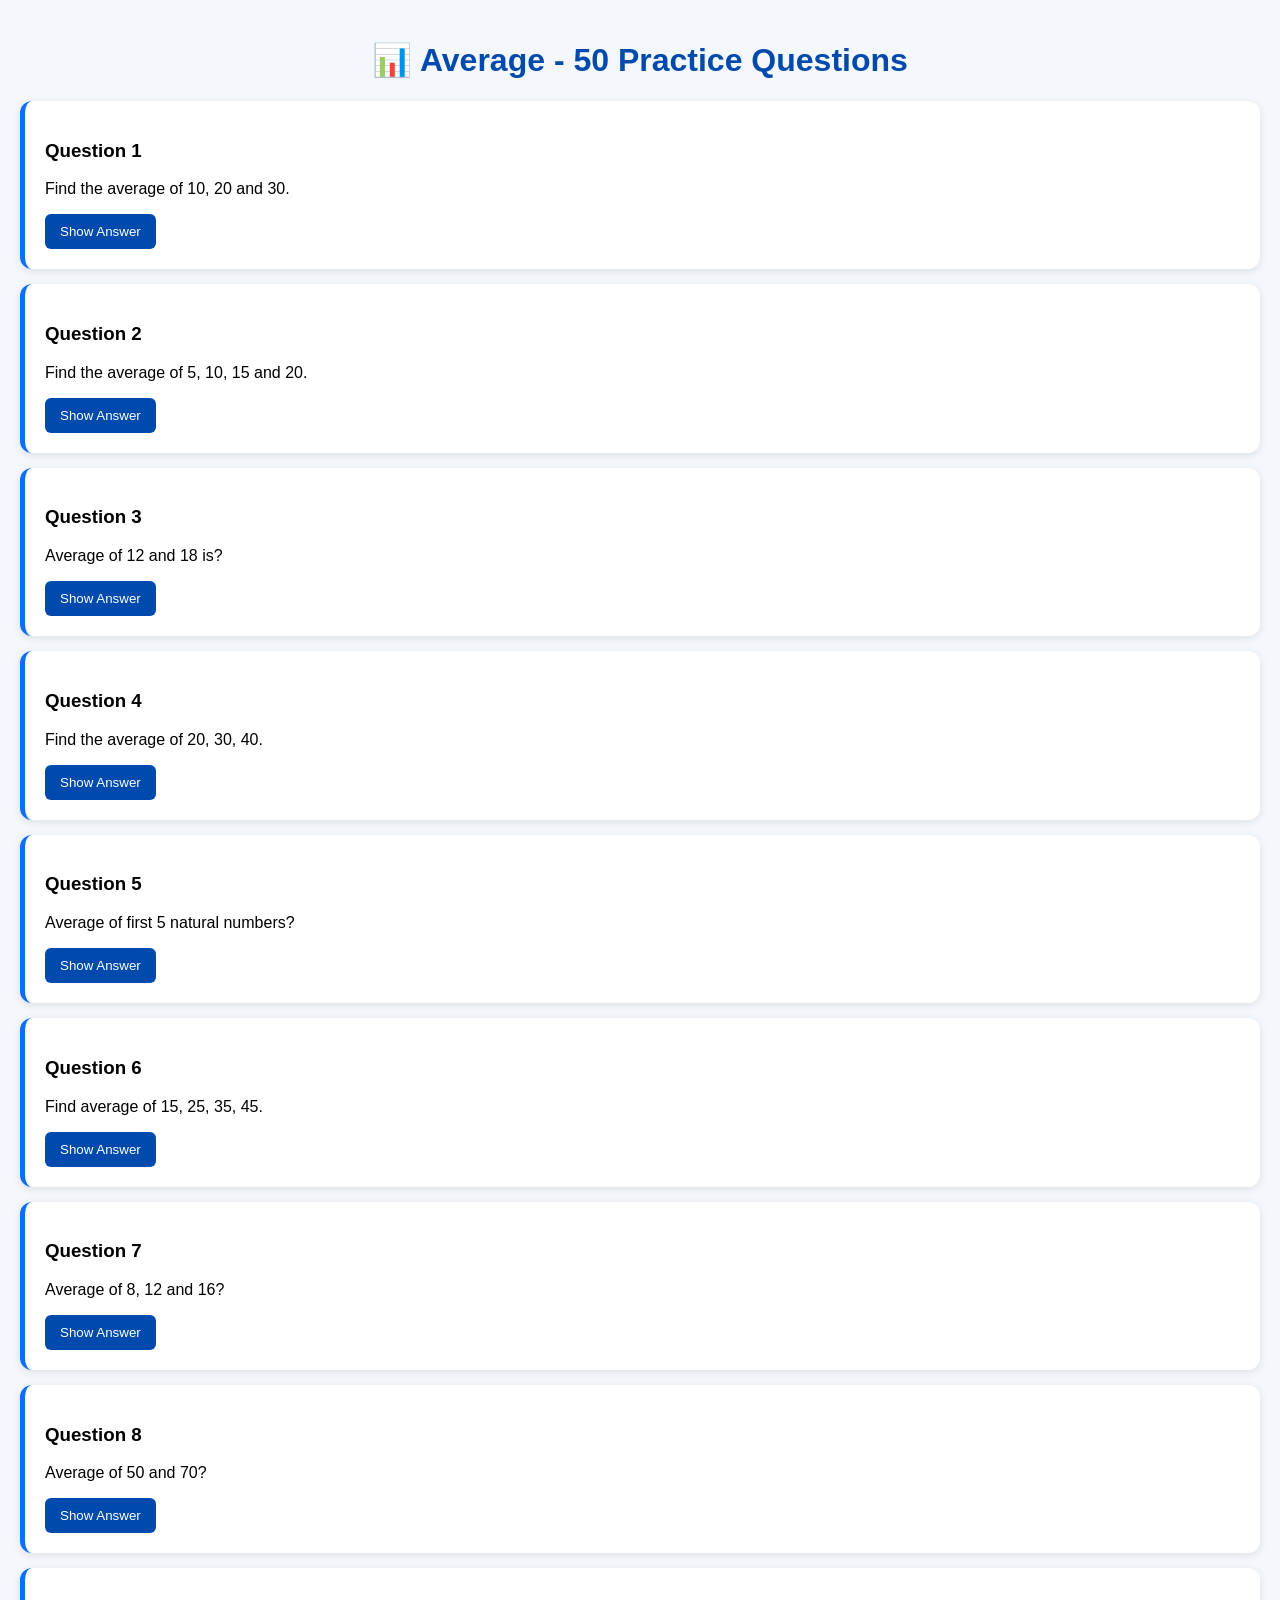
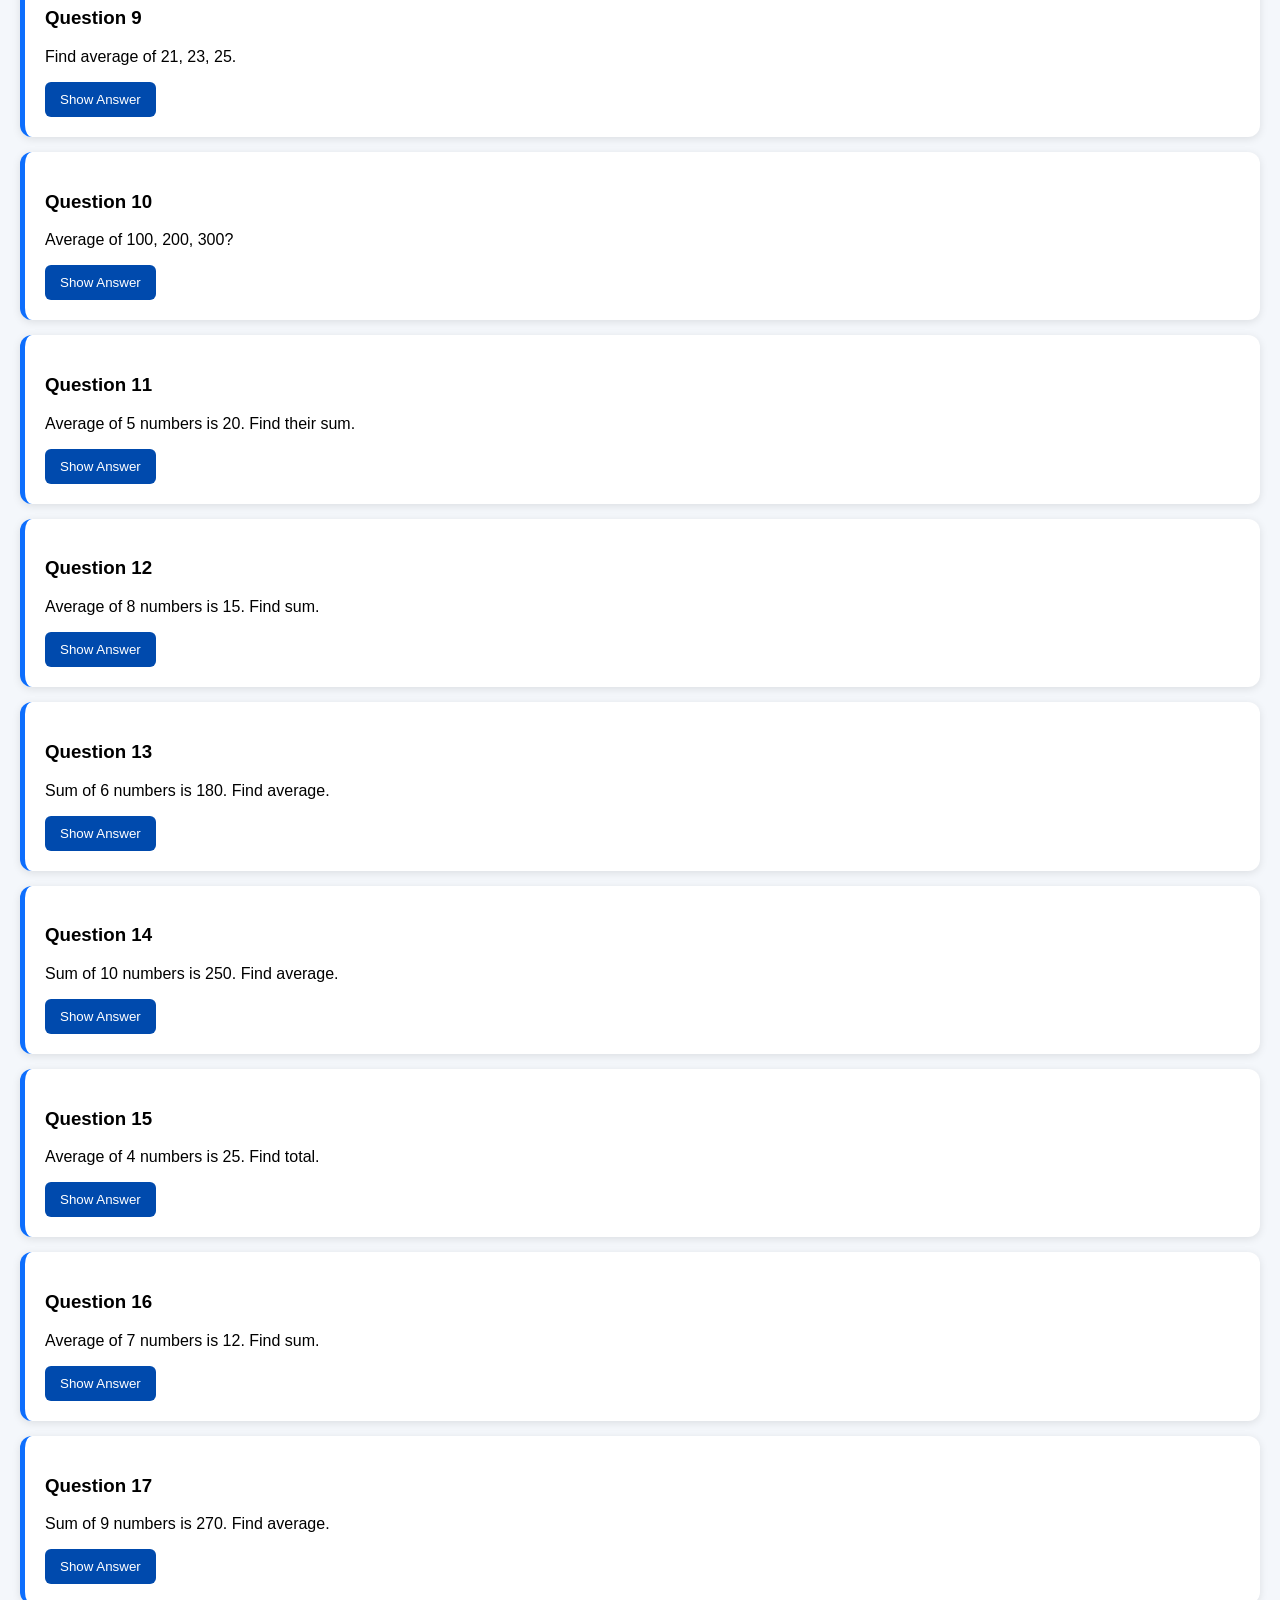
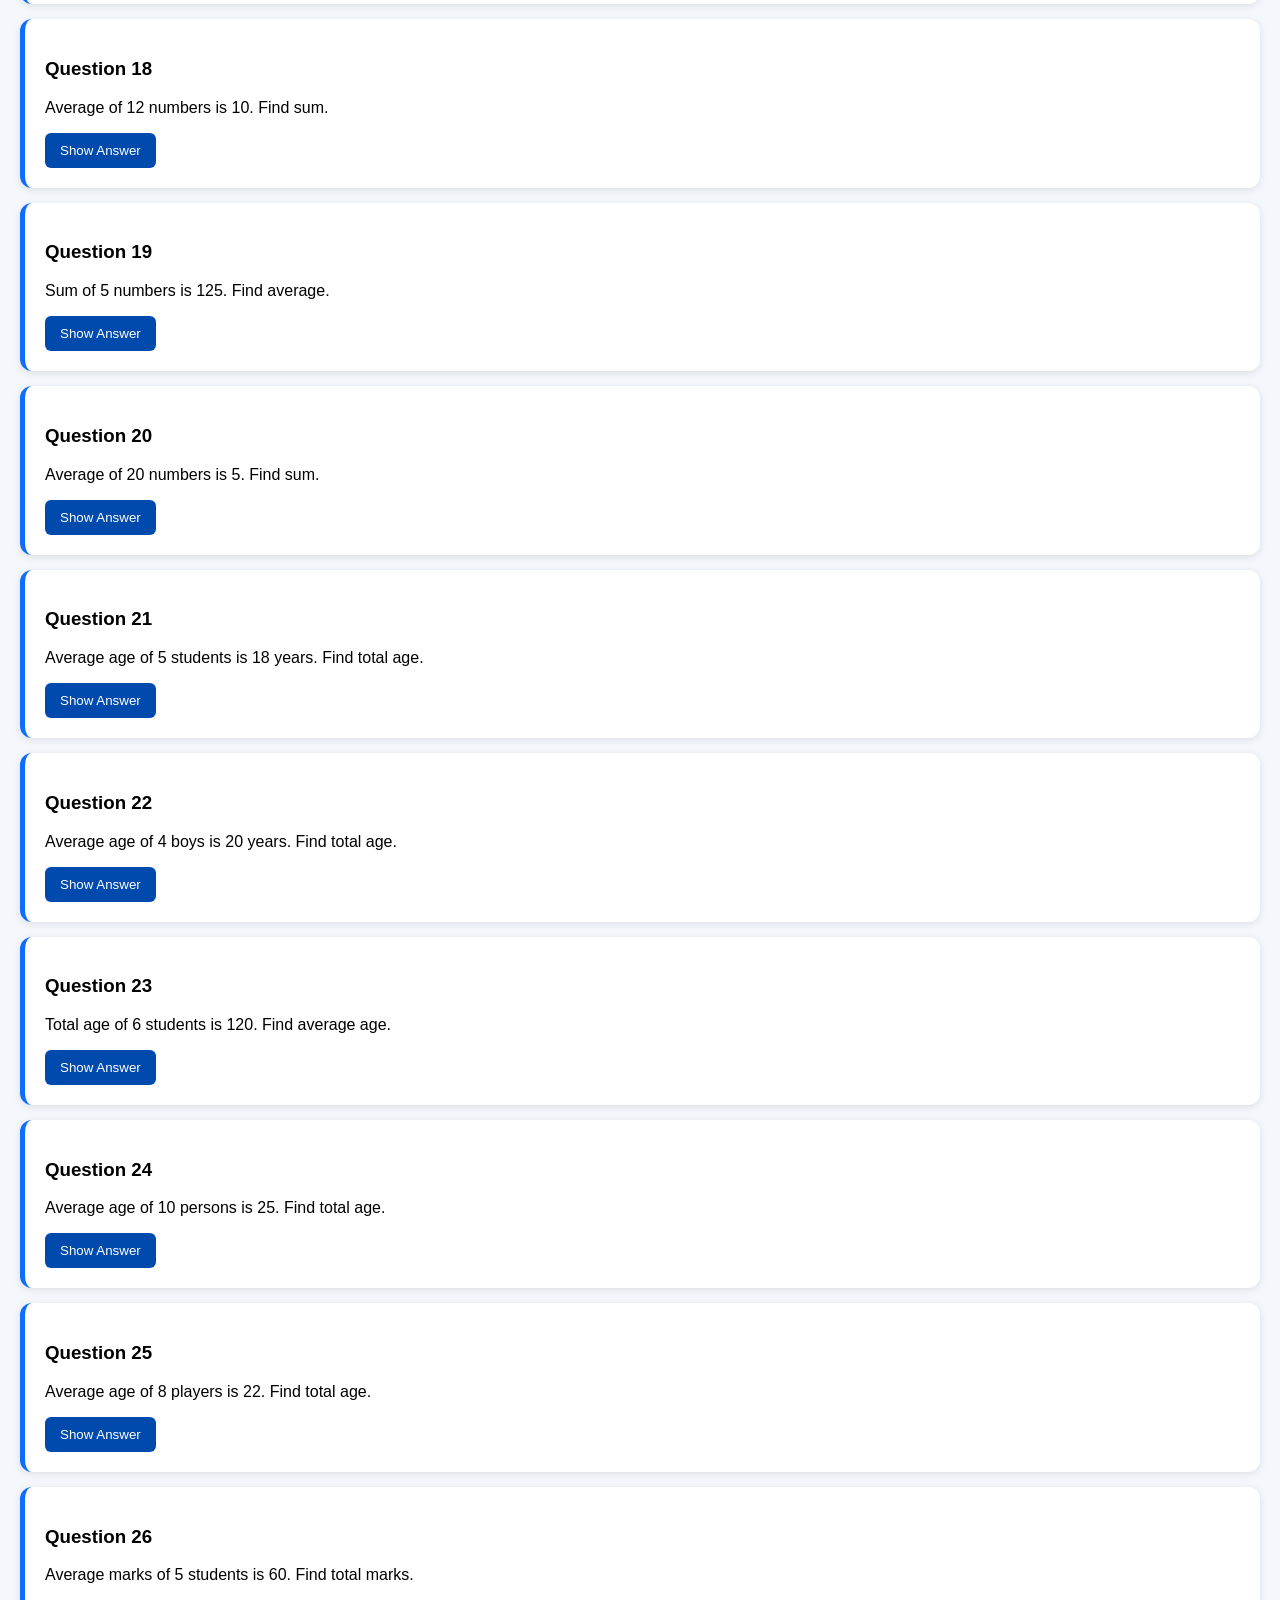
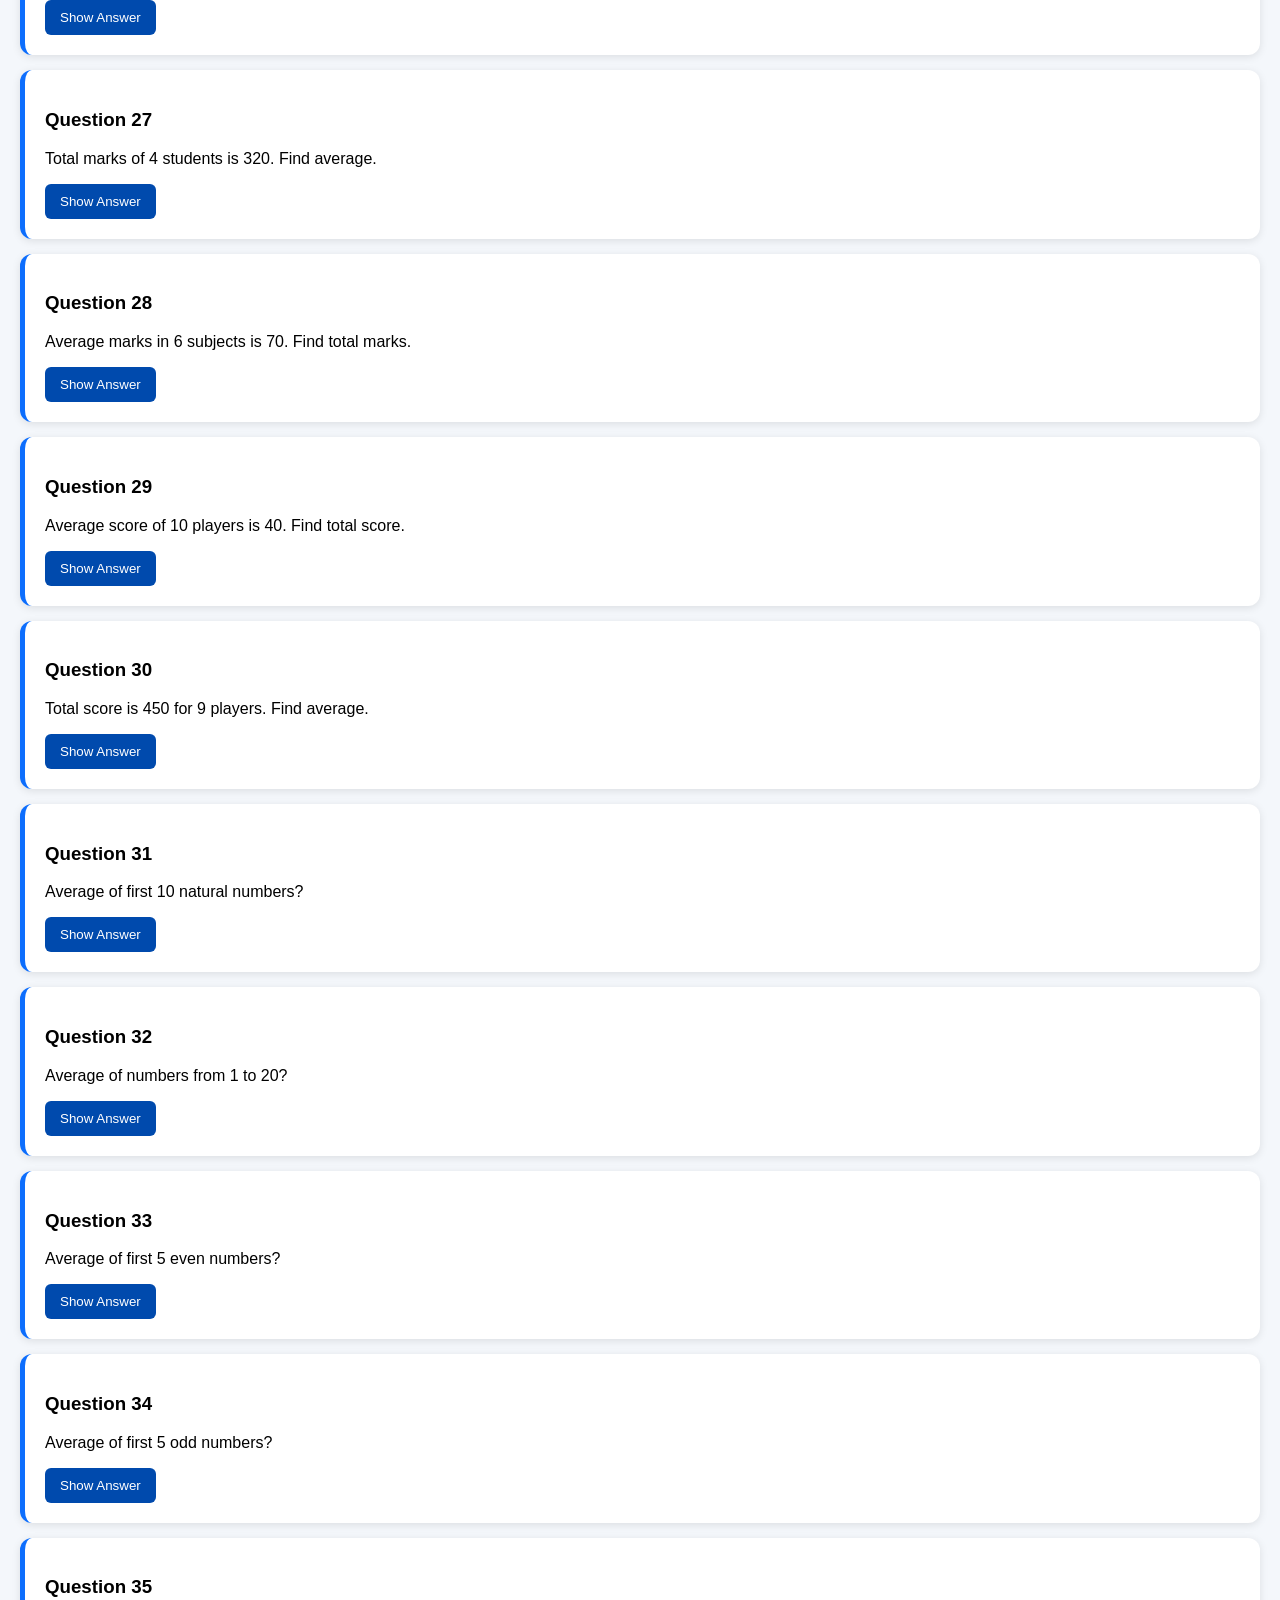
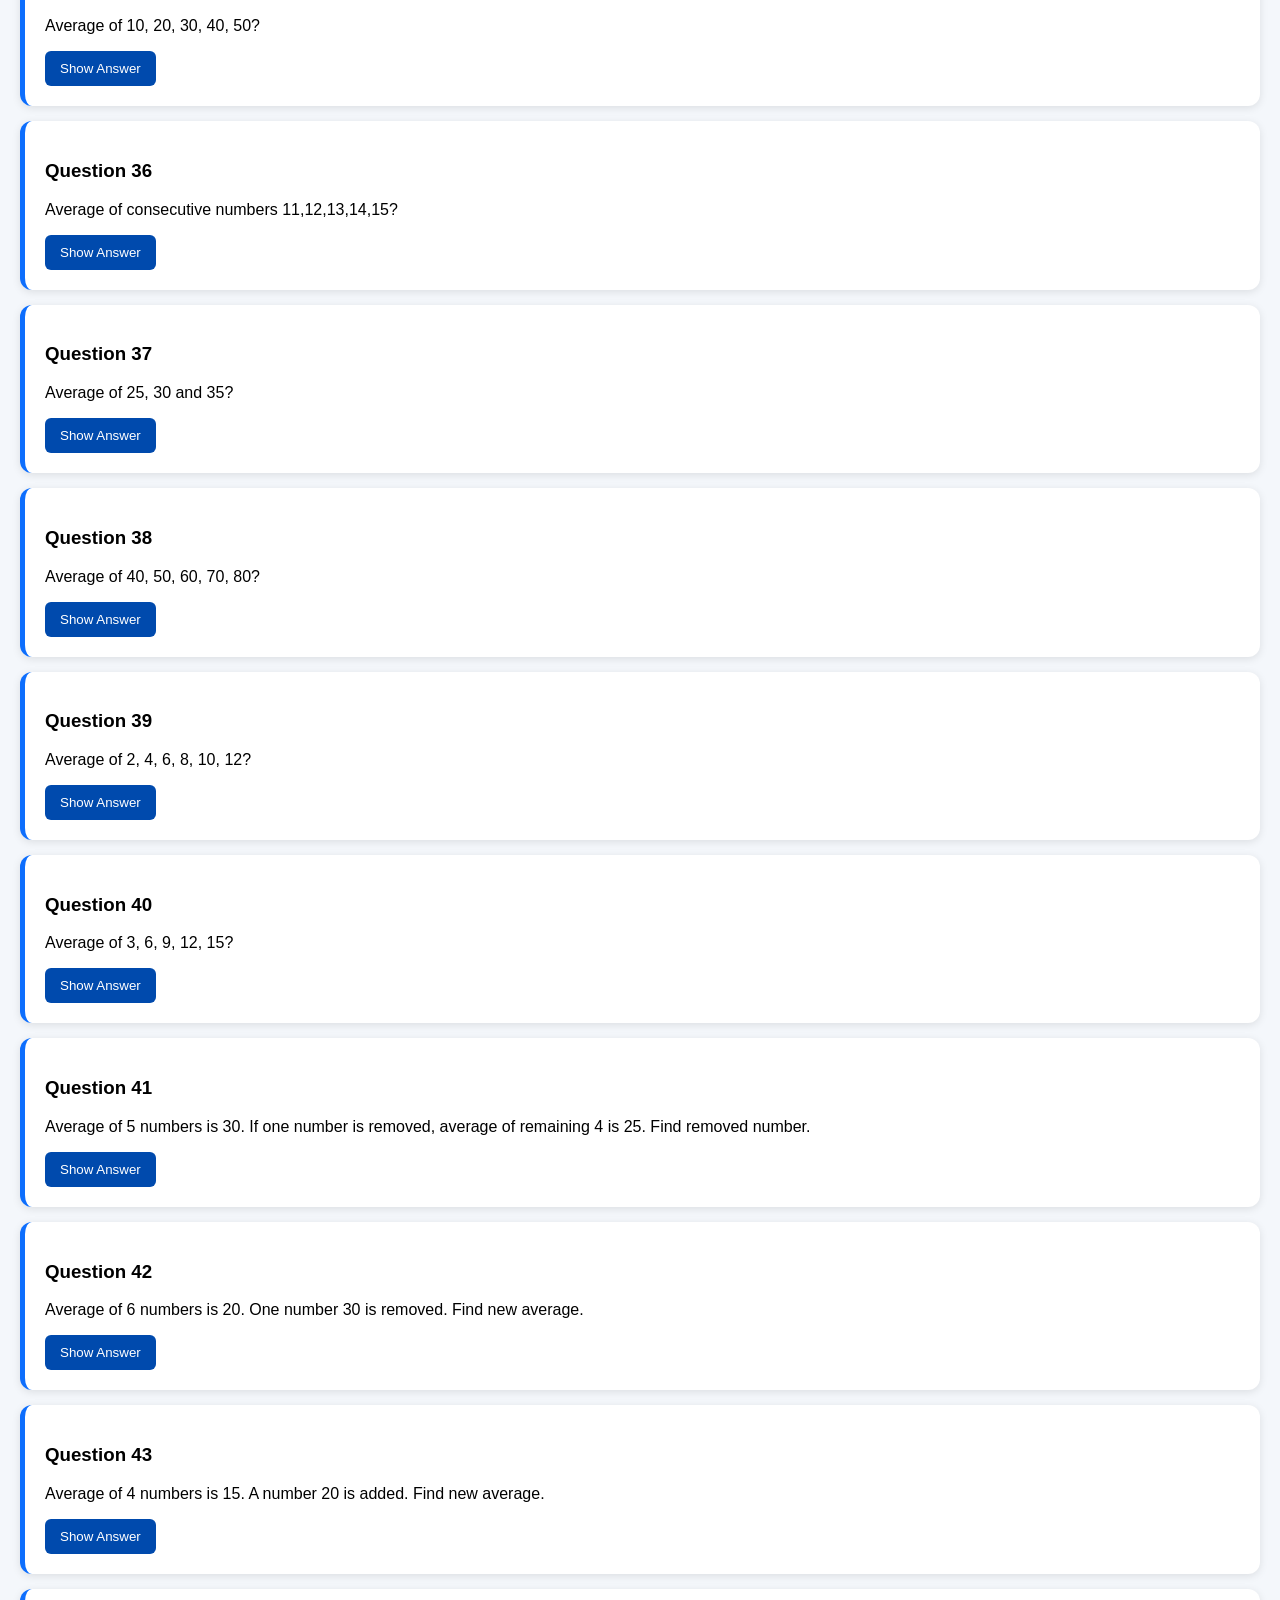
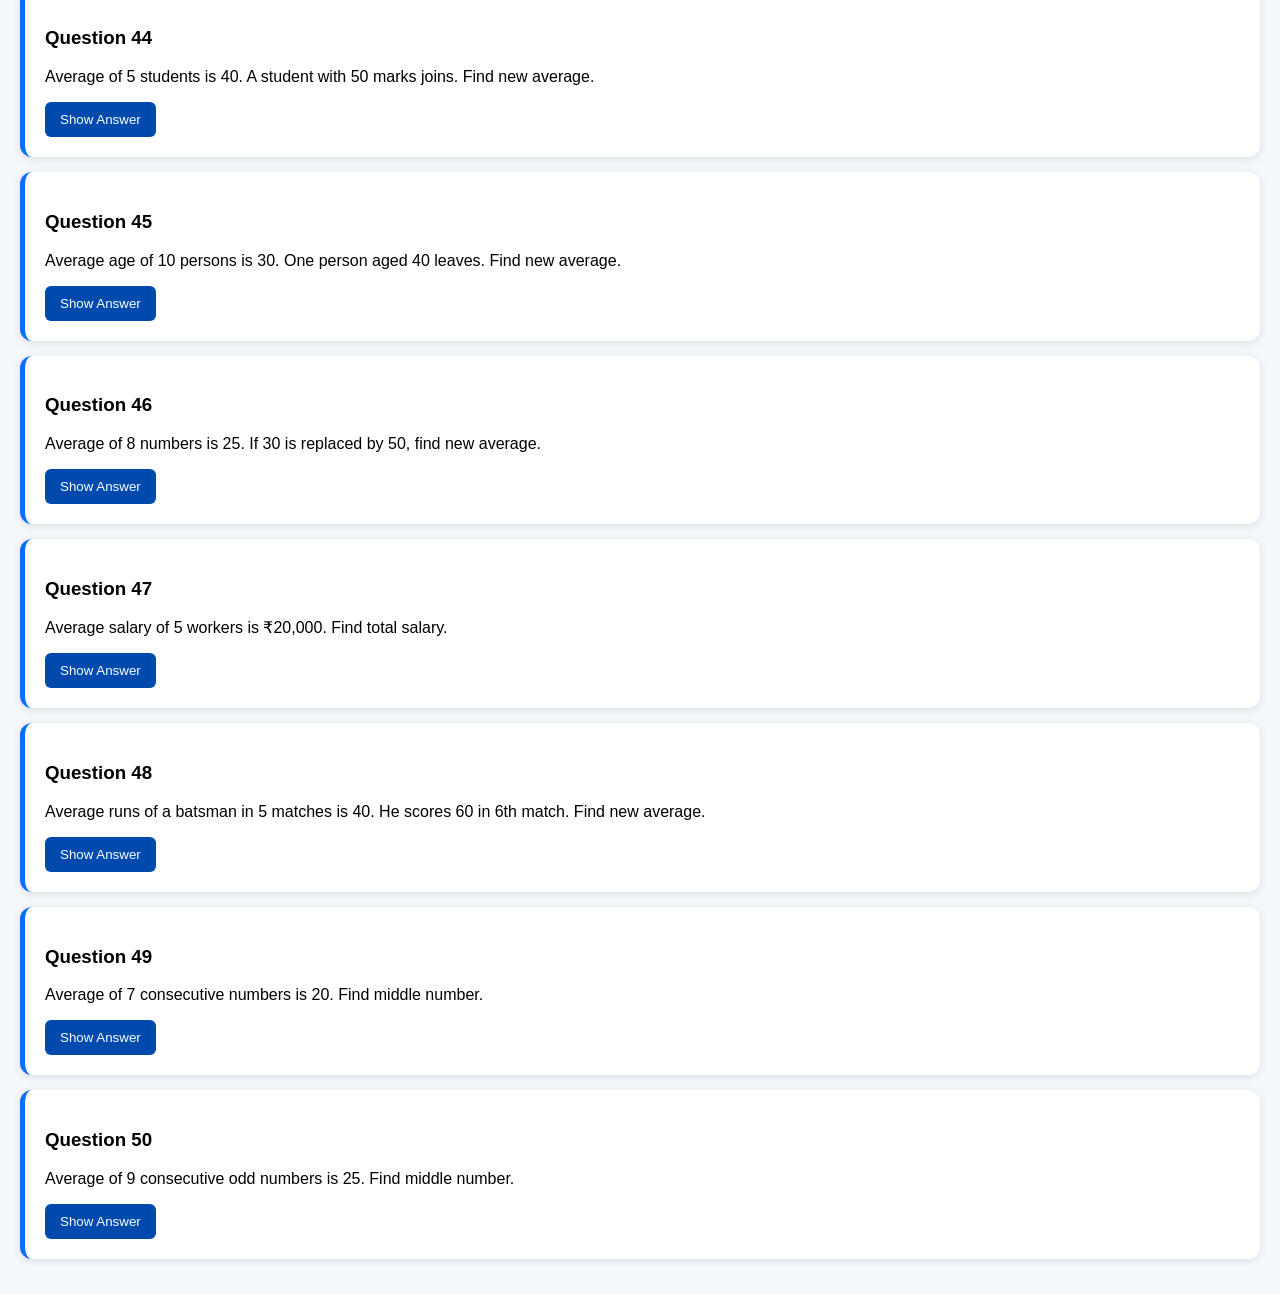
<file: average.html>
<!DOCTYPE html>
<html lang="en">
<head>
  <meta charset="UTF-8">
  <meta name="viewport" content="width=device-width, initial-scale=1.0">
  <title>Average Questions - Sri Career Point</title>

  <style>
    body {
      font-family: Arial, sans-serif;
      background: #f4f7fb;
      margin: 0;
      padding: 20px;
    }

    h1 {
      text-align: center;
      color: #004aad;
    }

    .question {
      background: white;
      padding: 20px;
      margin: 15px 0;
      border-radius: 12px;
      box-shadow: 0 2px 8px rgba(0,0,0,0.1);
      border-left: 5px solid #0d6efd;
    }

    button {
      background: #004aad;
      color: white;
      border: none;
      padding: 10px 15px;
      border-radius: 6px;
      cursor: pointer;
    }

    .answer {
      display: none;
      margin-top: 15px;
      background: #eef6ff;
      padding: 12px;
      border-radius: 8px;
    }
  </style>
</head>

<body>

<h1>📊 Average - 50 Practice Questions</h1>

<div id="questions"></div>

<script>
const questions = [
["Find the average of 10, 20 and 30.", "20", "(10 + 20 + 30) ÷ 3 = 60 ÷ 3 = 20"],
["Find the average of 5, 10, 15 and 20.", "12.5", "50 ÷ 4 = 12.5"],
["Average of 12 and 18 is?", "15", "(12 + 18) ÷ 2 = 15"],
["Find the average of 20, 30, 40.", "30", "90 ÷ 3 = 30"],
["Average of first 5 natural numbers?", "3", "(1+2+3+4+5) ÷ 5 = 3"],
["Find average of 15, 25, 35, 45.", "30", "120 ÷ 4 = 30"],
["Average of 8, 12 and 16?", "12", "36 ÷ 3 = 12"],
["Average of 50 and 70?", "60", "120 ÷ 2 = 60"],
["Find average of 21, 23, 25.", "23", "69 ÷ 3 = 23"],
["Average of 100, 200, 300?", "200", "600 ÷ 3 = 200"],

["Average of 5 numbers is 20. Find their sum.", "100", "Sum = Average × Number = 20 × 5 = 100"],
["Average of 8 numbers is 15. Find sum.", "120", "15 × 8 = 120"],
["Sum of 6 numbers is 180. Find average.", "30", "180 ÷ 6 = 30"],
["Sum of 10 numbers is 250. Find average.", "25", "250 ÷ 10 = 25"],
["Average of 4 numbers is 25. Find total.", "100", "25 × 4 = 100"],
["Average of 7 numbers is 12. Find sum.", "84", "12 × 7 = 84"],
["Sum of 9 numbers is 270. Find average.", "30", "270 ÷ 9 = 30"],
["Average of 12 numbers is 10. Find sum.", "120", "12 × 10 = 120"],
["Sum of 5 numbers is 125. Find average.", "25", "125 ÷ 5 = 25"],
["Average of 20 numbers is 5. Find sum.", "100", "20 × 5 = 100"],

["Average age of 5 students is 18 years. Find total age.", "90 years", "18 × 5 = 90"],
["Average age of 4 boys is 20 years. Find total age.", "80 years", "20 × 4 = 80"],
["Total age of 6 students is 120. Find average age.", "20 years", "120 ÷ 6 = 20"],
["Average age of 10 persons is 25. Find total age.", "250 years", "25 × 10 = 250"],
["Average age of 8 players is 22. Find total age.", "176 years", "22 × 8 = 176"],
["Average marks of 5 students is 60. Find total marks.", "300", "60 × 5 = 300"],
["Total marks of 4 students is 320. Find average.", "80", "320 ÷ 4 = 80"],
["Average marks in 6 subjects is 70. Find total marks.", "420", "70 × 6 = 420"],
["Average score of 10 players is 40. Find total score.", "400", "40 × 10 = 400"],
["Total score is 450 for 9 players. Find average.", "50", "450 ÷ 9 = 50"],

["Average of first 10 natural numbers?", "5.5", "(1 + 10) ÷ 2 = 5.5"],
["Average of numbers from 1 to 20?", "10.5", "(1 + 20) ÷ 2 = 10.5"],
["Average of first 5 even numbers?", "6", "2,4,6,8,10. Average = 30 ÷ 5 = 6"],
["Average of first 5 odd numbers?", "5", "1,3,5,7,9. Average = 25 ÷ 5 = 5"],
["Average of 10, 20, 30, 40, 50?", "30", "150 ÷ 5 = 30"],
["Average of consecutive numbers 11,12,13,14,15?", "13", "Middle number = 13"],
["Average of 25, 30 and 35?", "30", "Middle value = 30"],
["Average of 40, 50, 60, 70, 80?", "60", "300 ÷ 5 = 60"],
["Average of 2, 4, 6, 8, 10, 12?", "7", "42 ÷ 6 = 7"],
["Average of 3, 6, 9, 12, 15?", "9", "45 ÷ 5 = 9"],

["Average of 5 numbers is 30. If one number is removed, average of remaining 4 is 25. Find removed number.", "50", "Total = 150. Remaining = 100. Removed = 50"],
["Average of 6 numbers is 20. One number 30 is removed. Find new average.", "18", "Total = 120. Remaining = 90. 90 ÷ 5 = 18"],
["Average of 4 numbers is 15. A number 20 is added. Find new average.", "16", "Old total = 60. New total = 80. 80 ÷ 5 = 16"],
["Average of 5 students is 40. A student with 50 marks joins. Find new average.", "41.67", "Total = 200 + 50 = 250. 250 ÷ 6 = 41.67"],
["Average age of 10 persons is 30. One person aged 40 leaves. Find new average.", "28.89 years", "Total = 300 - 40 = 260. 260 ÷ 9 = 28.89"],
["Average of 8 numbers is 25. If 30 is replaced by 50, find new average.", "27.5", "Old total = 200. Increase = 20. New total = 220. 220 ÷ 8 = 27.5"],
["Average salary of 5 workers is ₹20,000. Find total salary.", "₹1,00,000", "20,000 × 5 = ₹1,00,000"],
["Average runs of a batsman in 5 matches is 40. He scores 60 in 6th match. Find new average.", "43.33", "Old total = 200. New total = 260. 260 ÷ 6 = 43.33"],
["Average of 7 consecutive numbers is 20. Find middle number.", "20", "Average of consecutive numbers = middle number"],
["Average of 9 consecutive odd numbers is 25. Find middle number.", "25", "For consecutive odd numbers, average = middle number"]
];

const container = document.getElementById("questions");

questions.forEach((q, index) => {
  container.innerHTML += `
    <div class="question">
      <h3>Question ${index + 1}</h3>
      <p>${q[0]}</p>

      <button onclick="showAnswer(${index})">
        Show Answer
      </button>

      <div class="answer" id="answer${index}">
        <b>Answer:</b> ${q[1]}<br><br>
        <b>Explanation:</b> ${q[2]}
      </div>
    </div>
  `;
});

function showAnswer(index) {
  const answer = document.getElementById("answer" + index);

  if (answer.style.display === "block") {
    answer.style.display = "none";
  } else {
    answer.style.display = "block";
  }
}
</script>

</body>
</html>
</file>
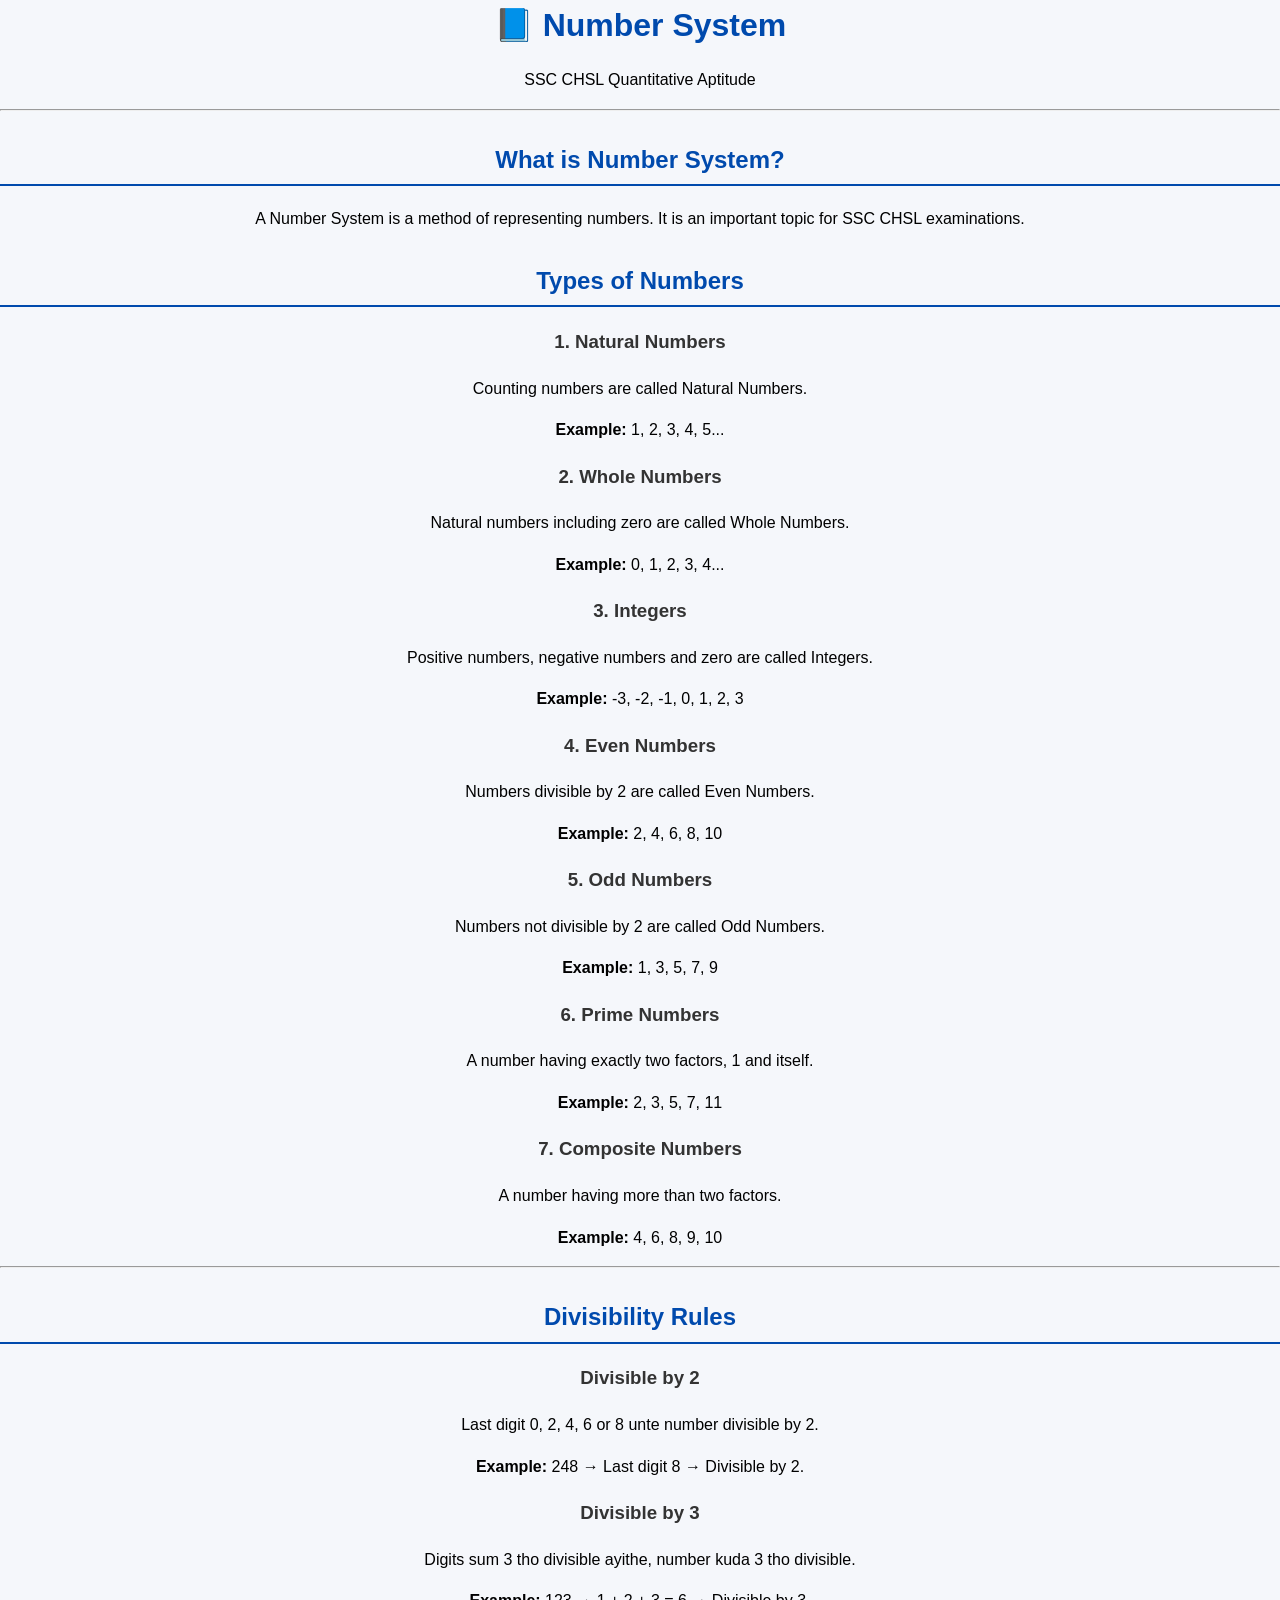
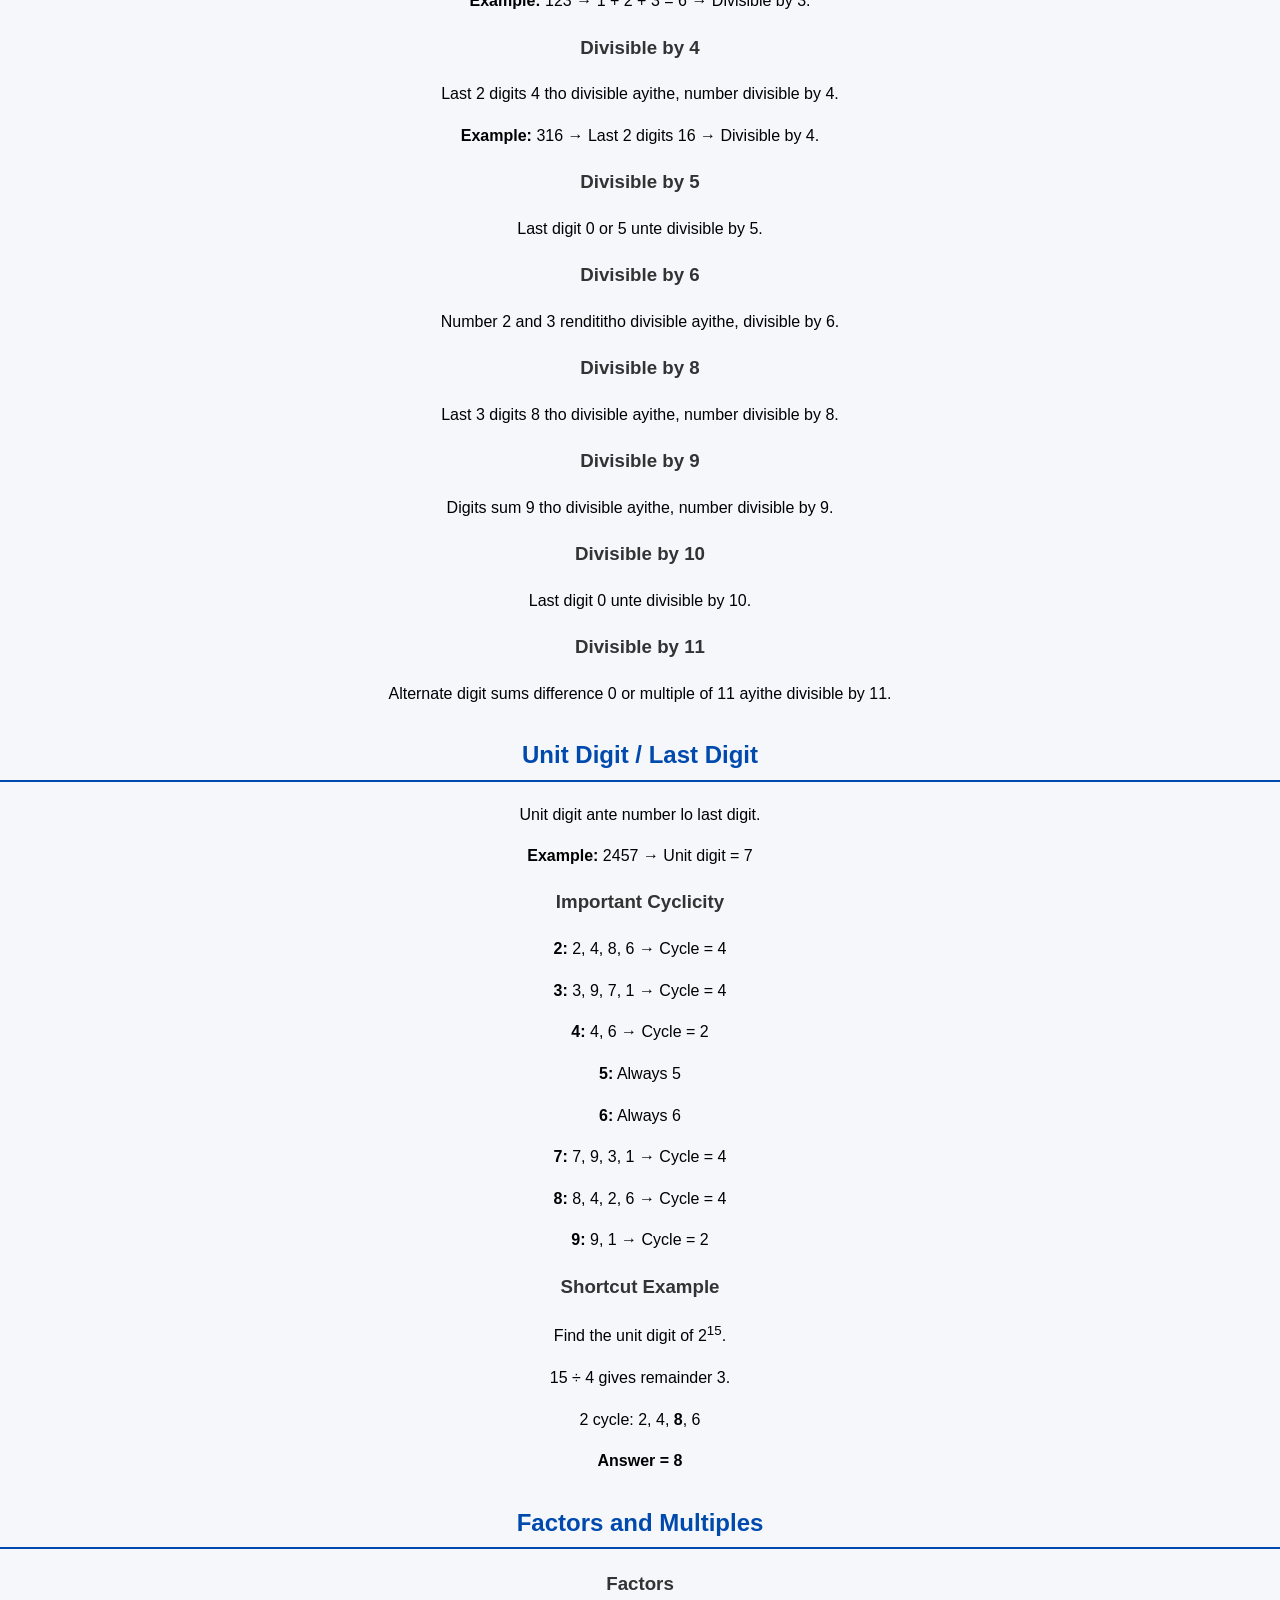
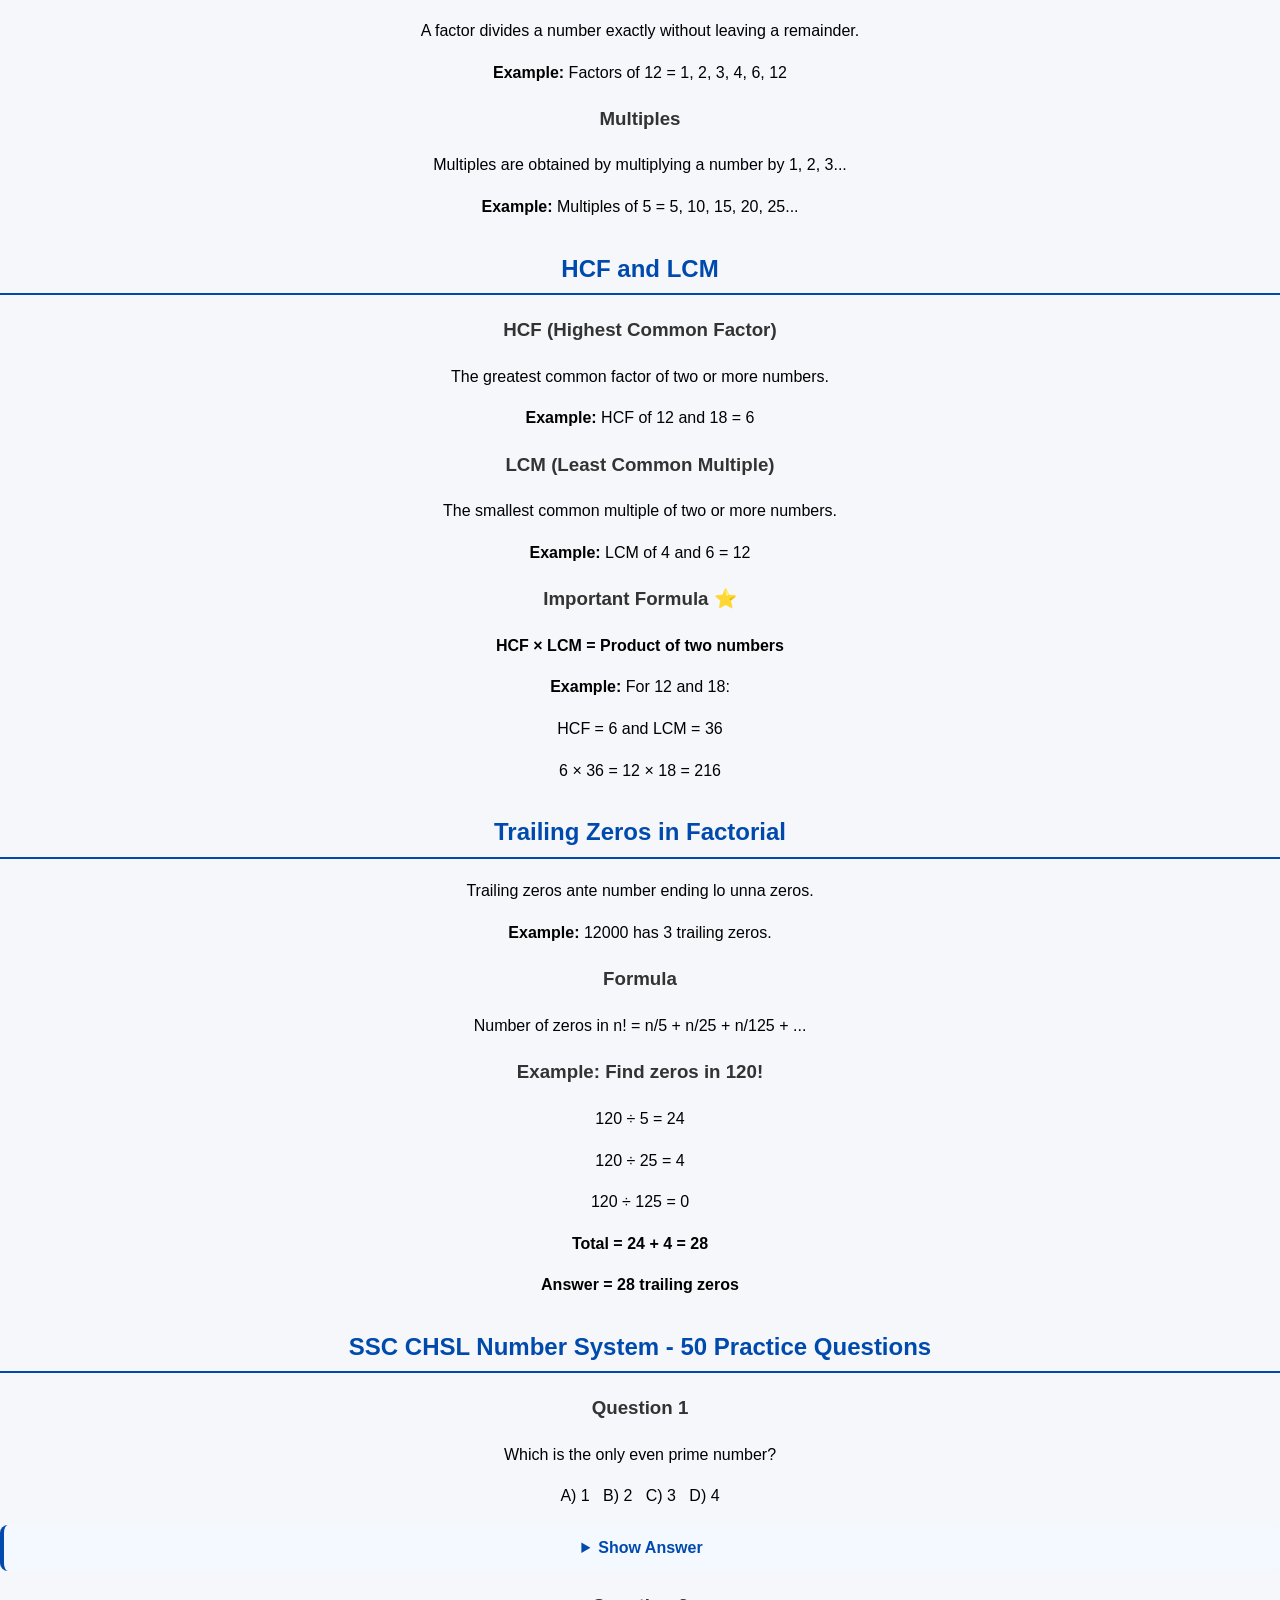
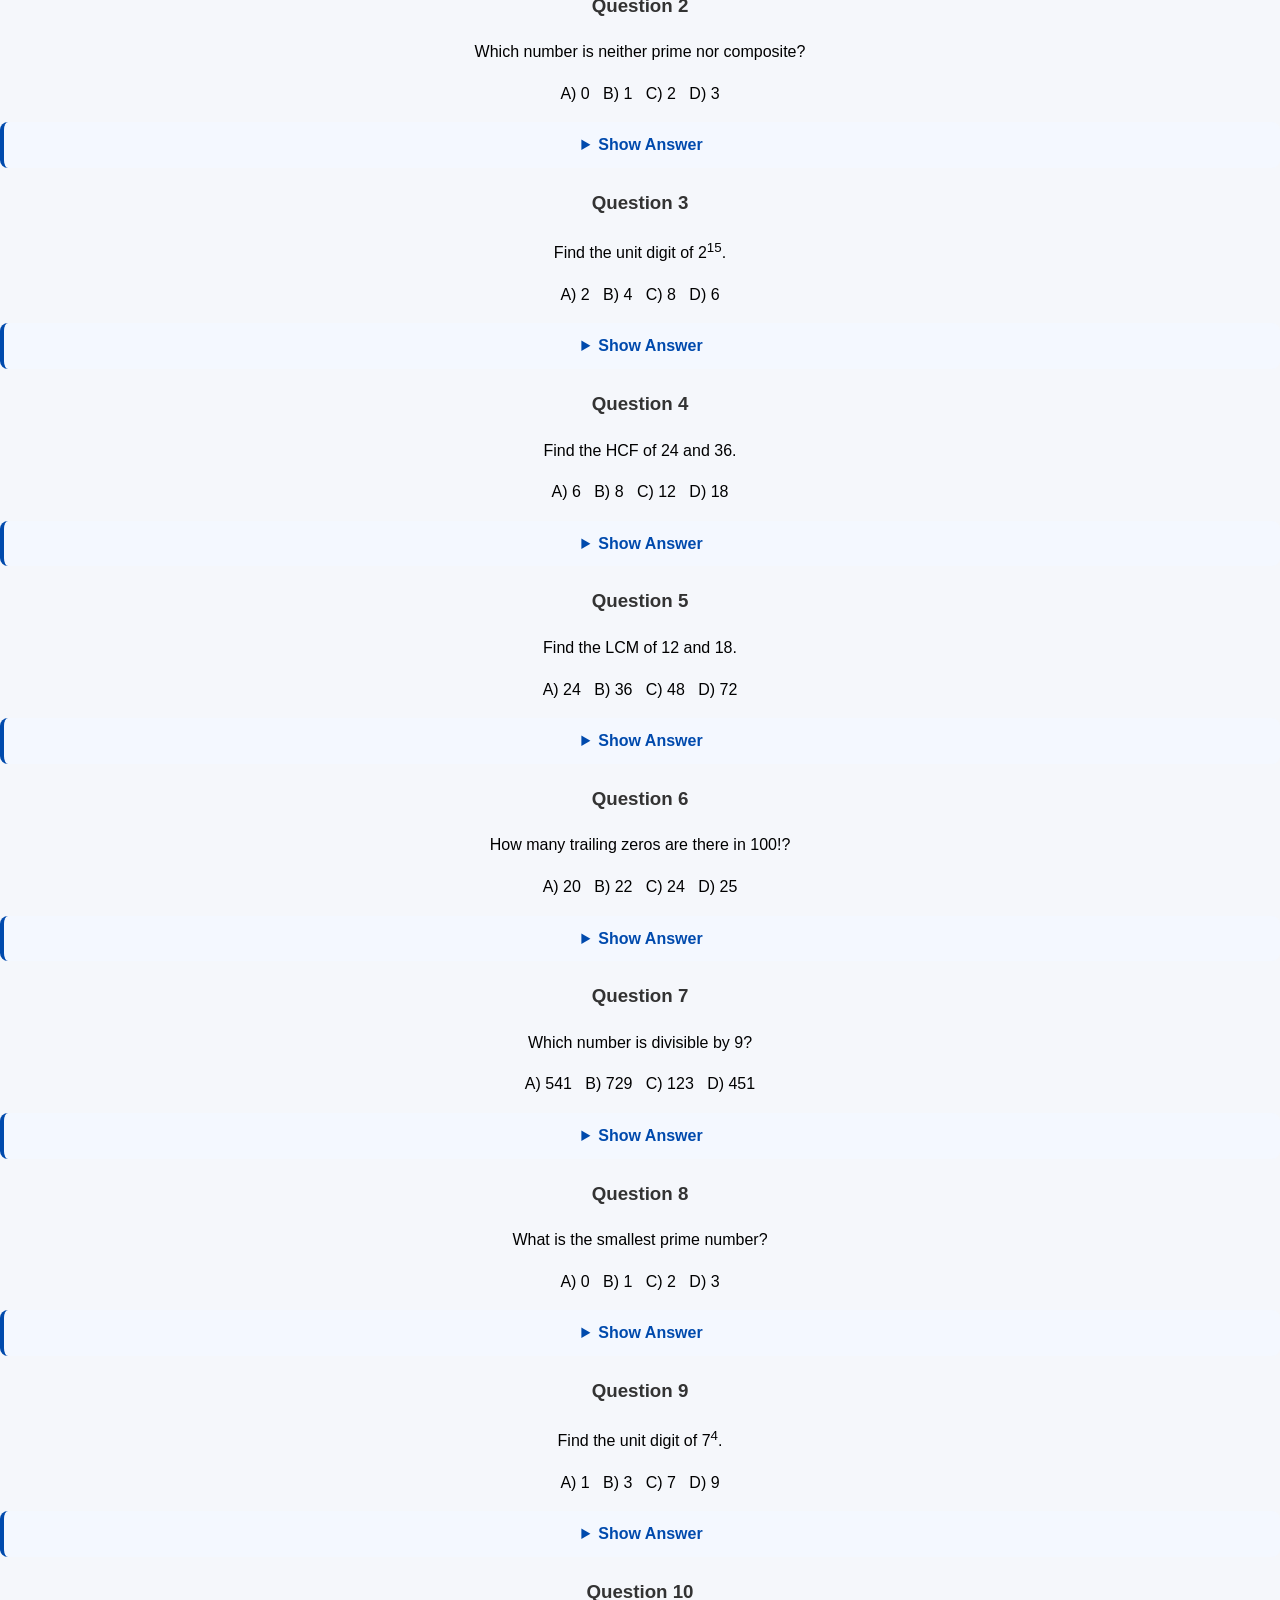
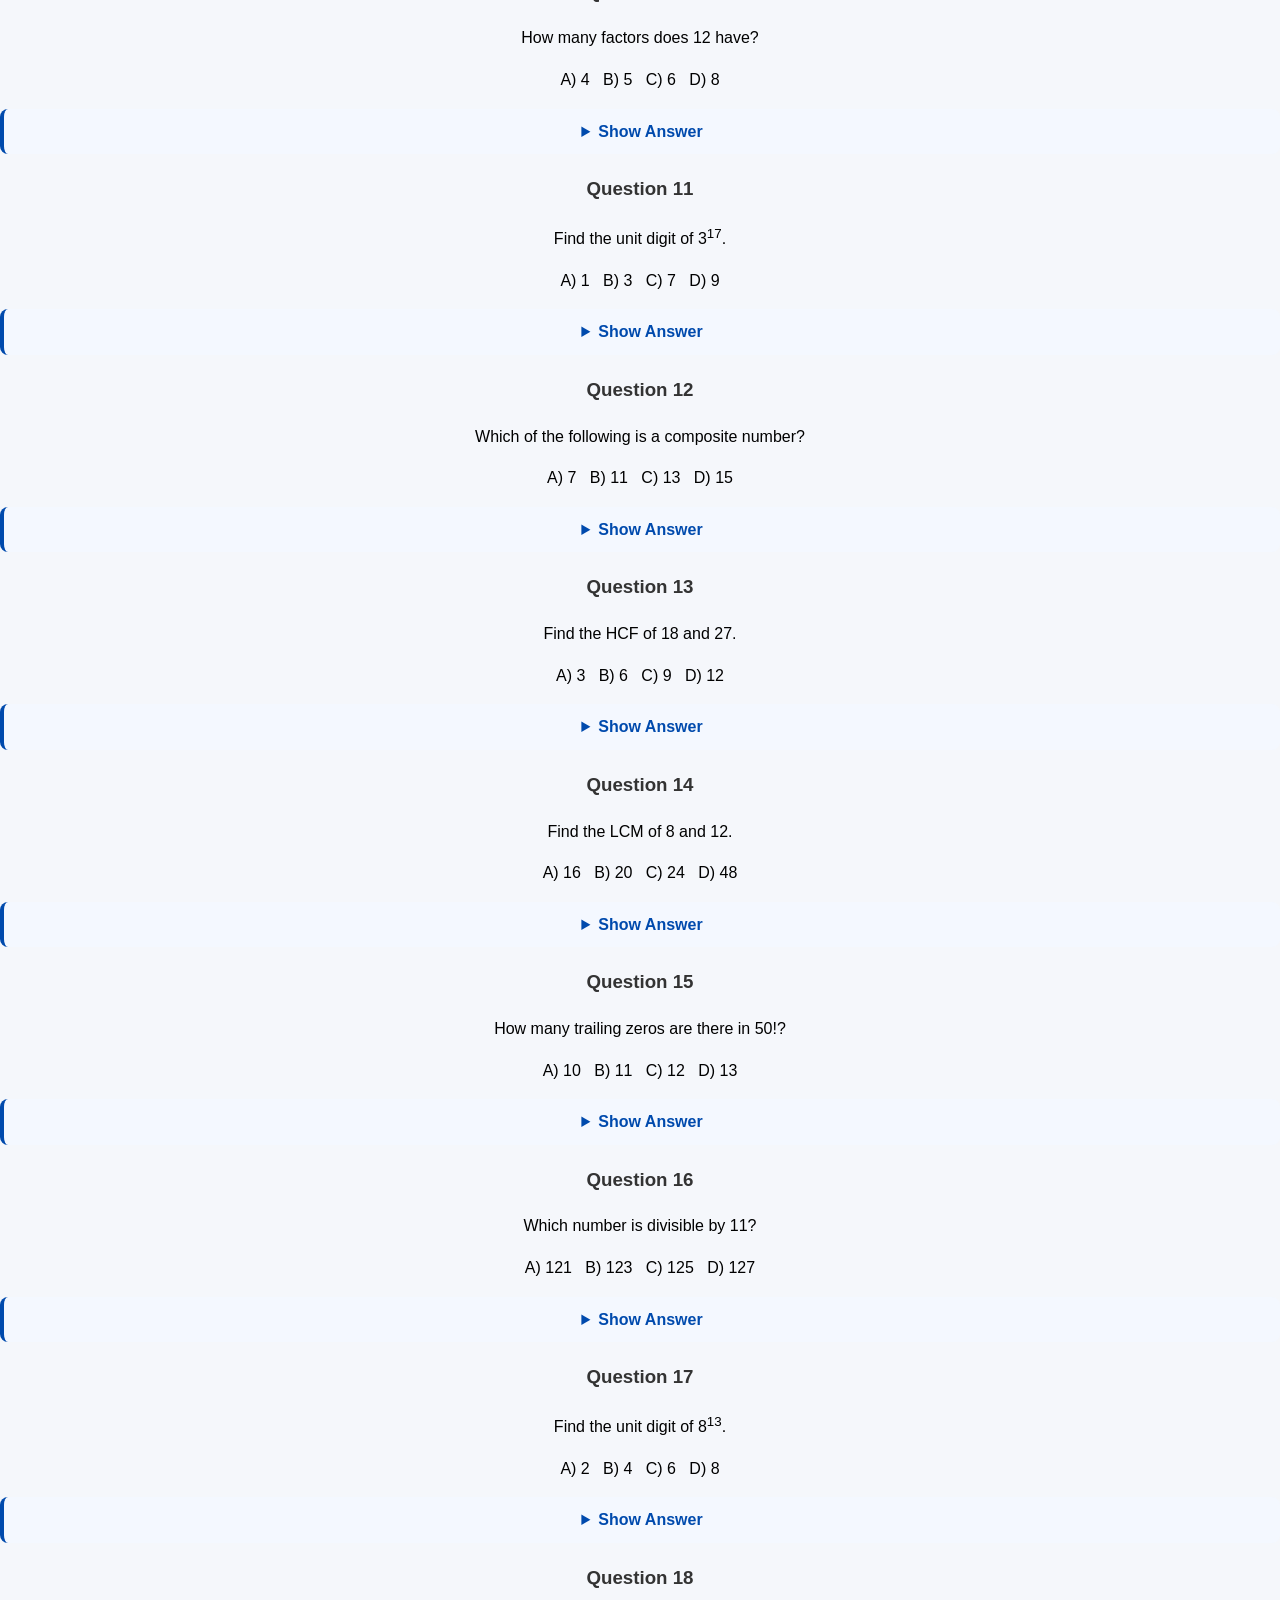
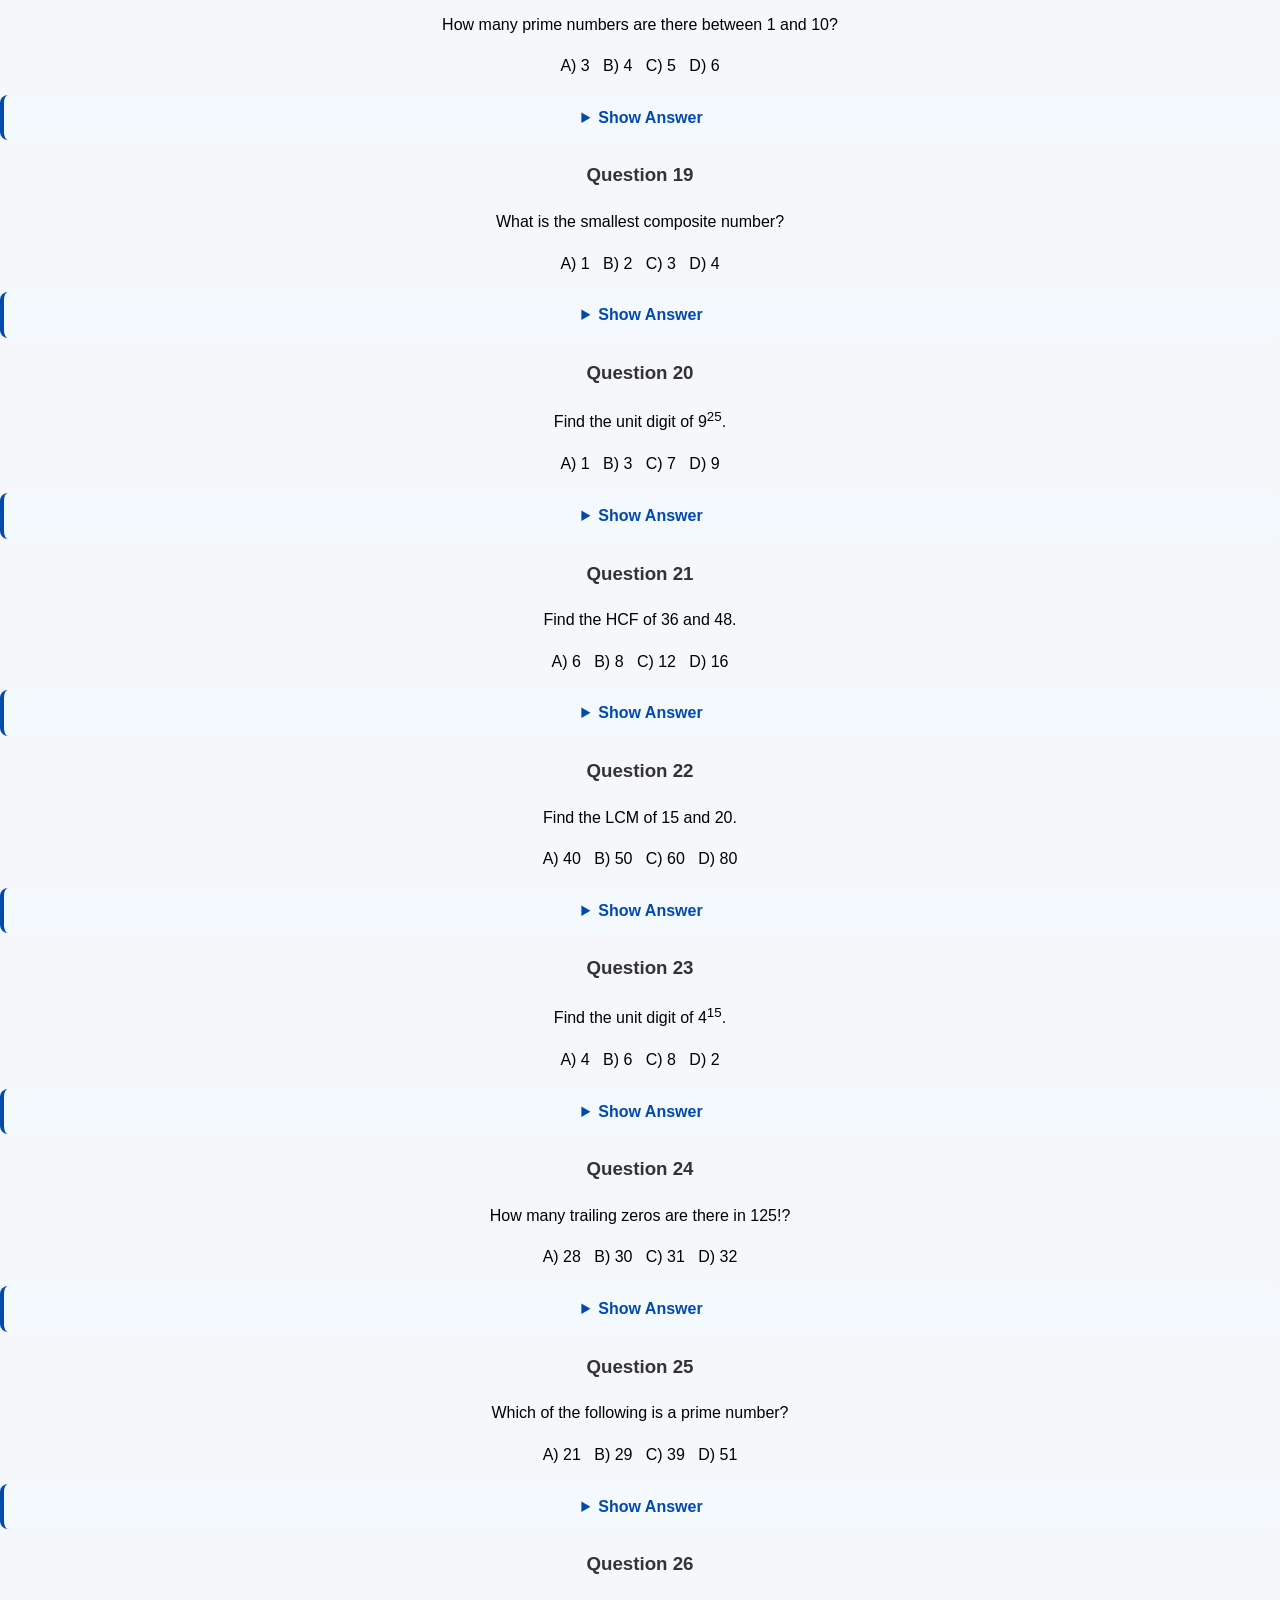
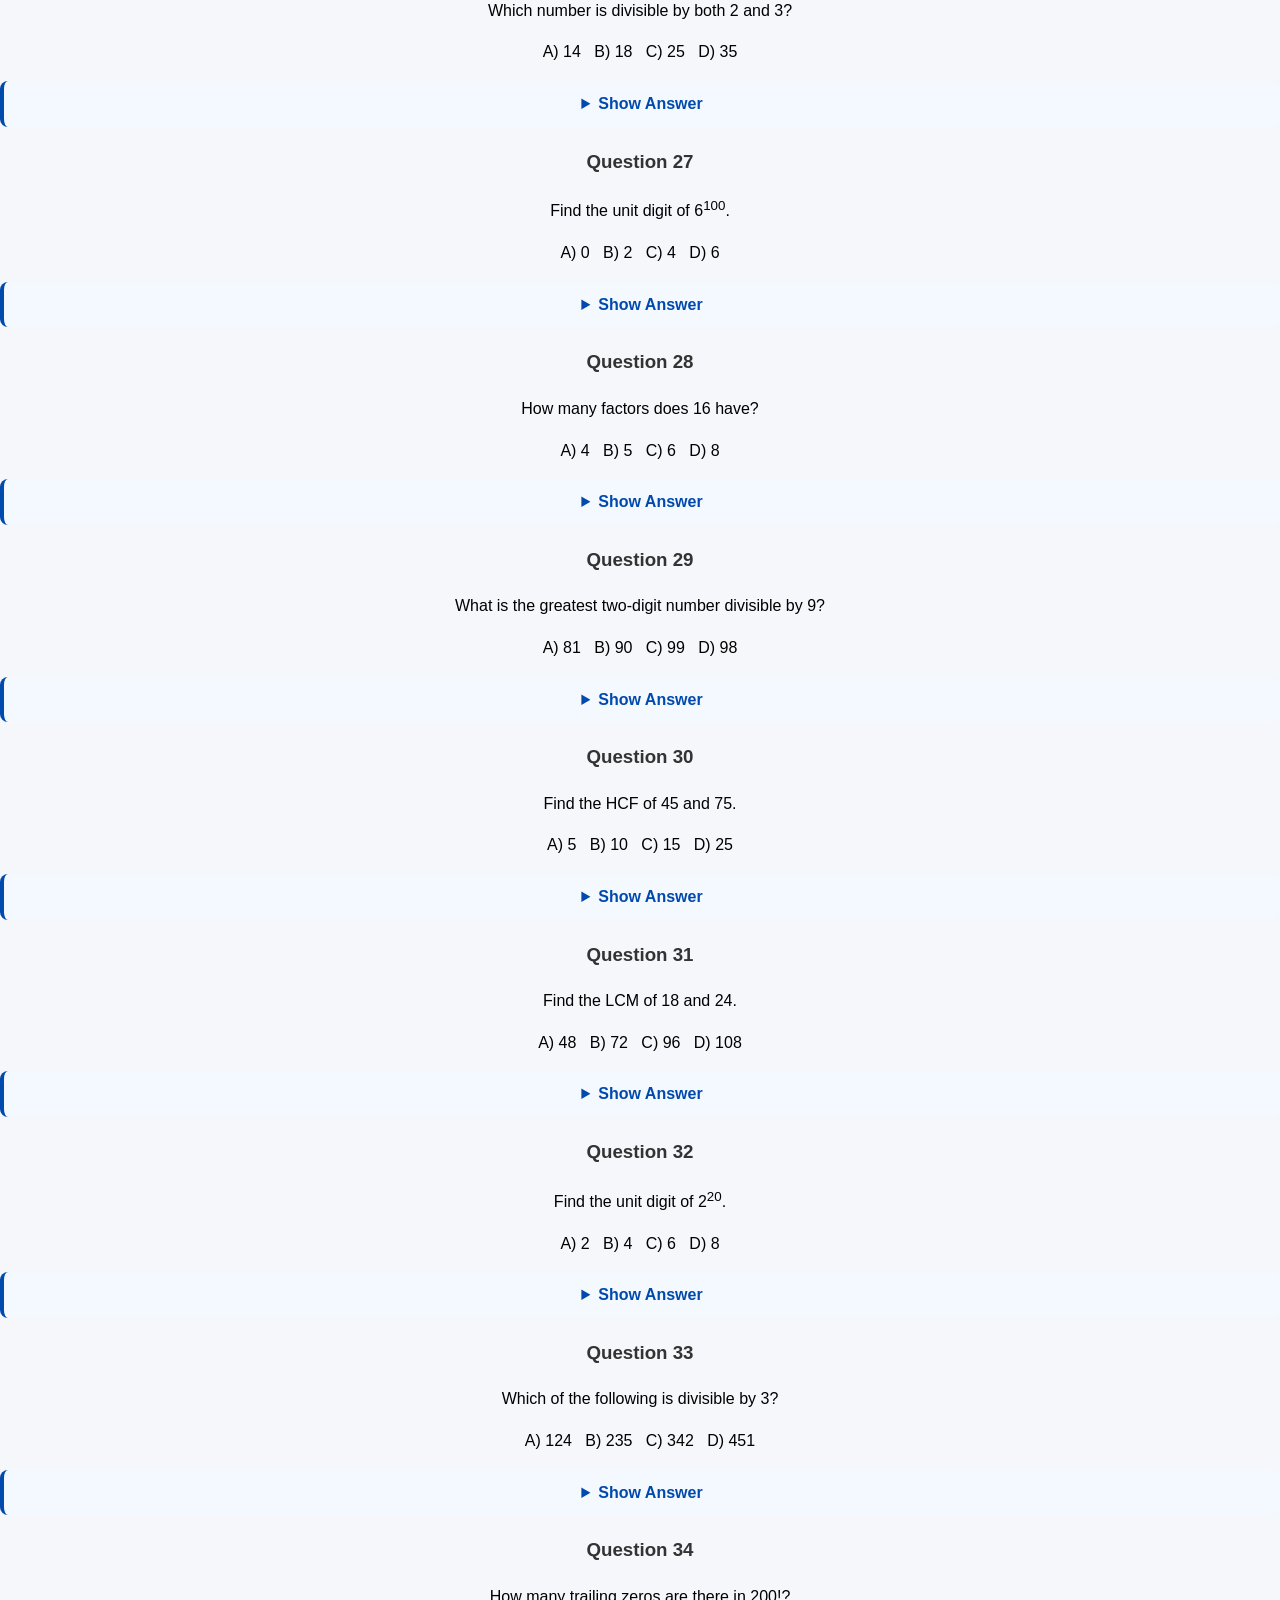
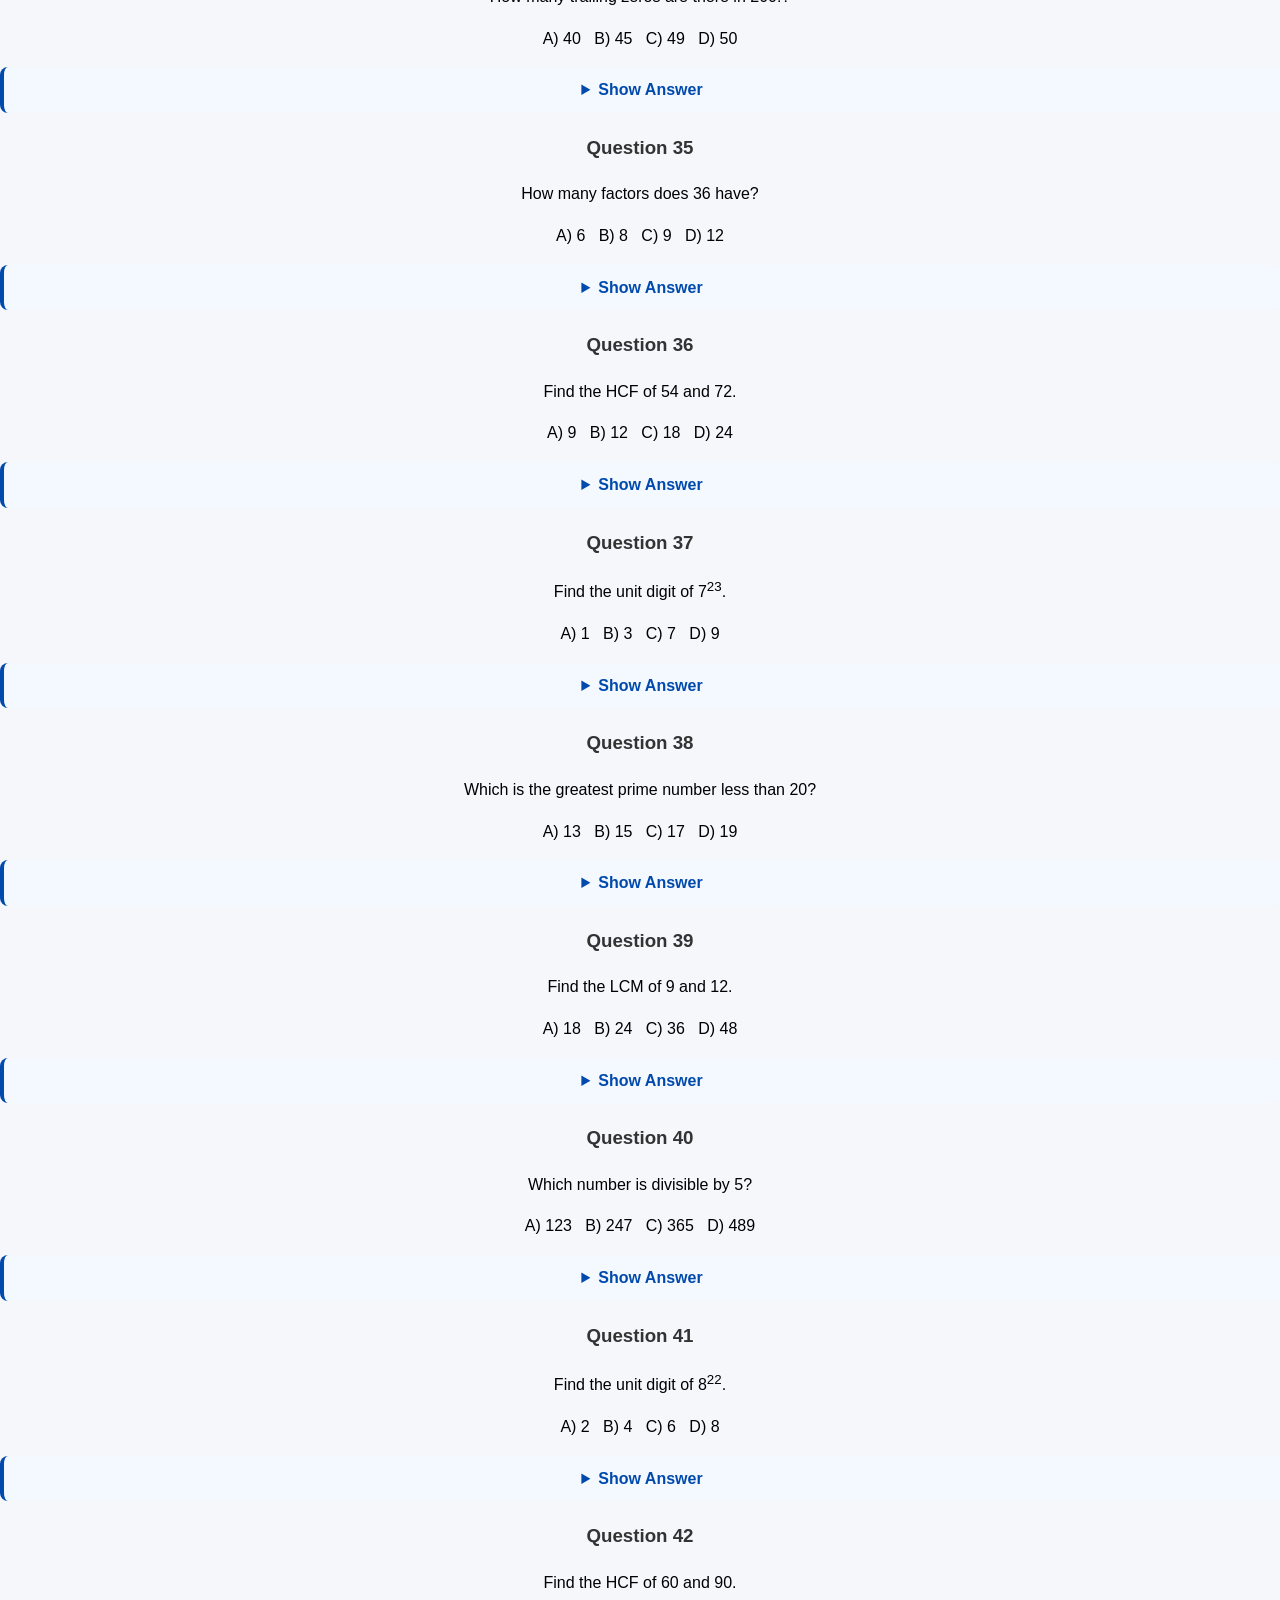
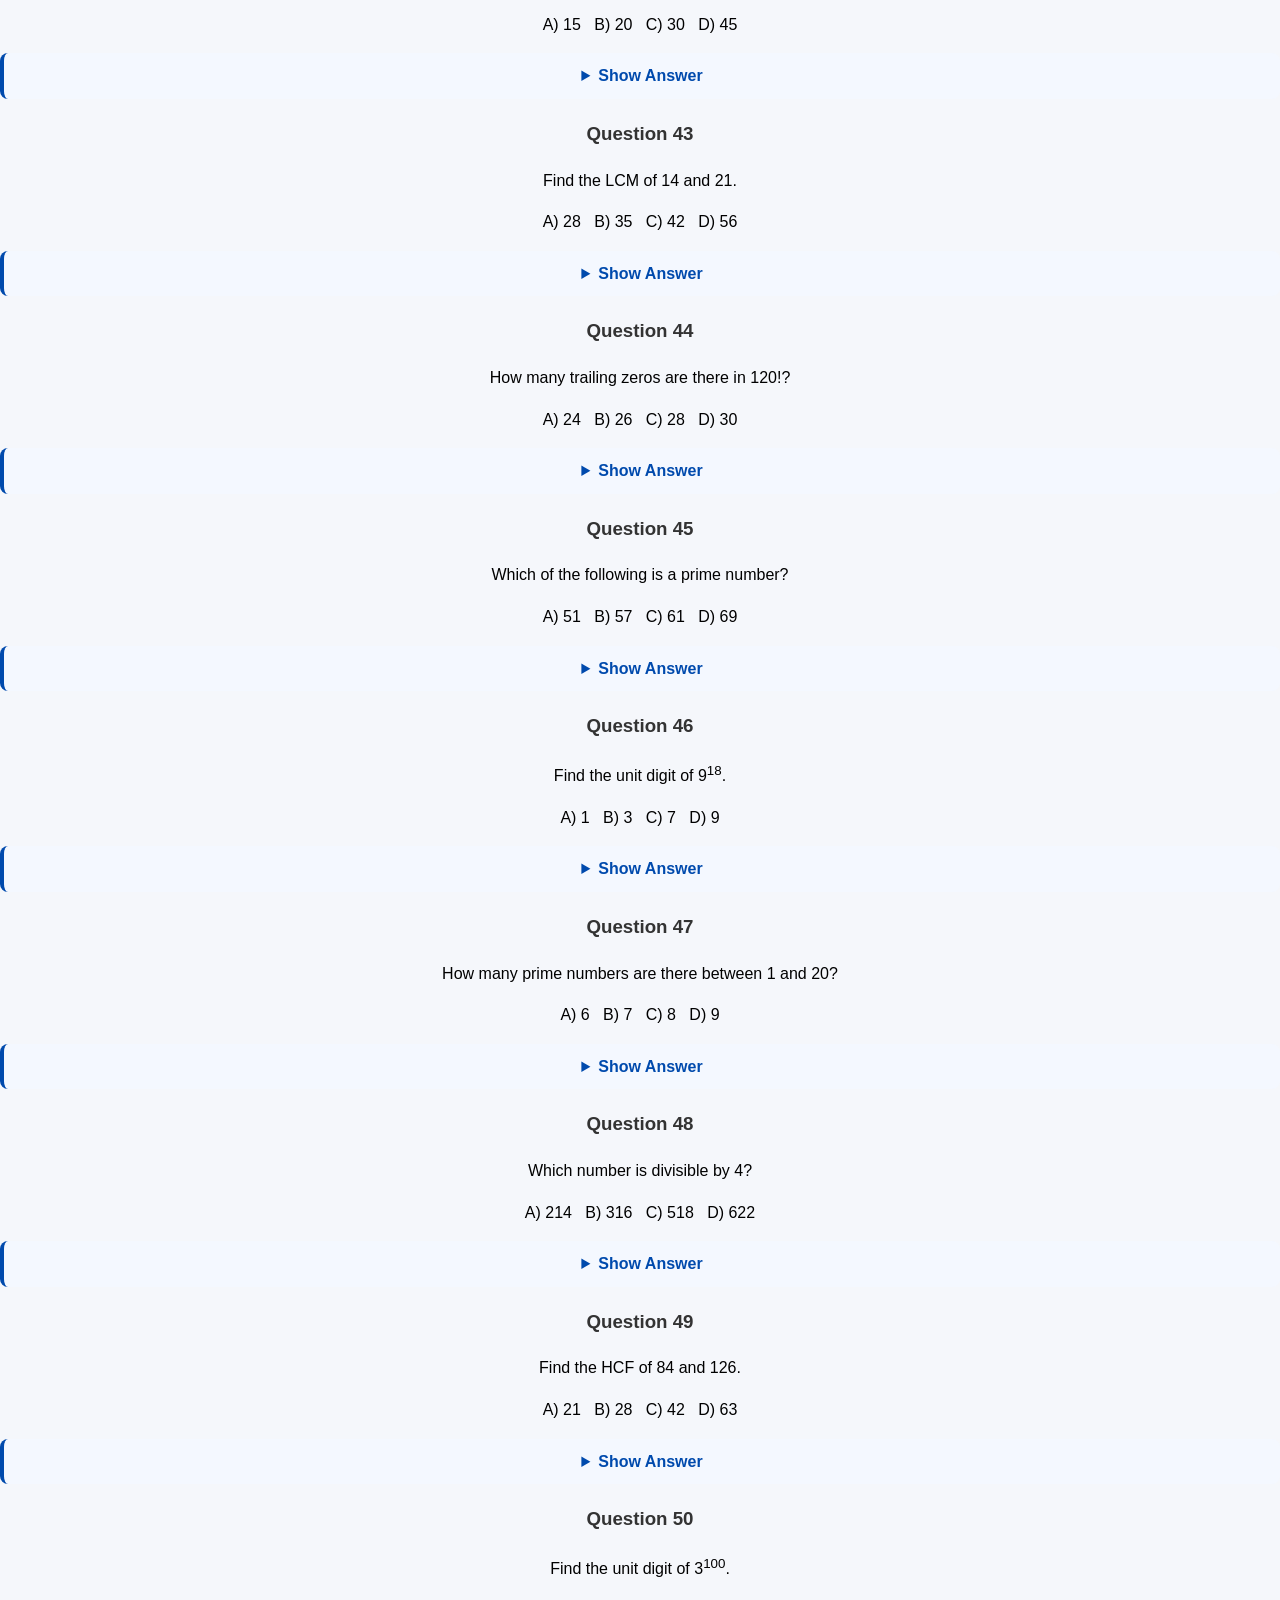
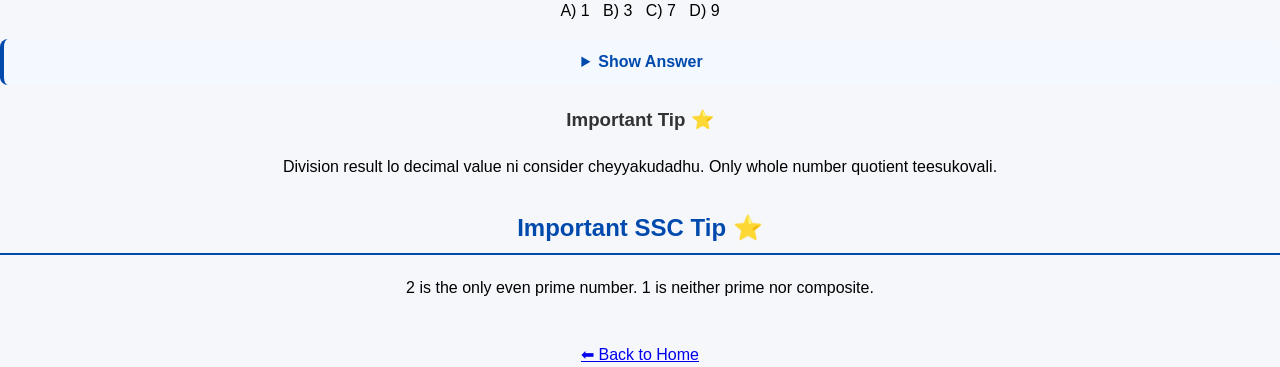
<file: number-system.html>
<!DOCTYPE html>
<html lang="en">
<head>
  <meta charset="UTF-8">
  <meta name="viewport" content="width=device-width, initial-scale=1.0">
  <title>Number System - Sri Career Point</title>
  <link rel="stylesheet" href="style.css">
</head>

<body>

<h1>📘 Number System</h1>
<p>SSC CHSL Quantitative Aptitude</p>

<hr>

<h2>What is Number System?</h2>
<p>
A Number System is a method of representing numbers.
It is an important topic for SSC CHSL examinations.
</p>

<h2>Types of Numbers</h2>

<h3>1. Natural Numbers</h3>
<p>Counting numbers are called Natural Numbers.</p>
<p><b>Example:</b> 1, 2, 3, 4, 5...</p>

<h3>2. Whole Numbers</h3>
<p>Natural numbers including zero are called Whole Numbers.</p>
<p><b>Example:</b> 0, 1, 2, 3, 4...</p>

<h3>3. Integers</h3>
<p>Positive numbers, negative numbers and zero are called Integers.</p>
<p><b>Example:</b> -3, -2, -1, 0, 1, 2, 3</p>

<h3>4. Even Numbers</h3>
<p>Numbers divisible by 2 are called Even Numbers.</p>
<p><b>Example:</b> 2, 4, 6, 8, 10</p>

<h3>5. Odd Numbers</h3>
<p>Numbers not divisible by 2 are called Odd Numbers.</p>
<p><b>Example:</b> 1, 3, 5, 7, 9</p>

<h3>6. Prime Numbers</h3>
<p>A number having exactly two factors, 1 and itself.</p>
<p><b>Example:</b> 2, 3, 5, 7, 11</p>

<h3>7. Composite Numbers</h3>
<p>A number having more than two factors.</p>
<p><b>Example:</b> 4, 6, 8, 9, 10</p>

<hr>
<h2>Divisibility Rules</h2>

<h3>Divisible by 2</h3>
<p>Last digit 0, 2, 4, 6 or 8 unte number divisible by 2.</p>
<p><b>Example:</b> 248 → Last digit 8 → Divisible by 2.</p>

<h3>Divisible by 3</h3>
<p>Digits sum 3 tho divisible ayithe, number kuda 3 tho divisible.</p>
<p><b>Example:</b> 123 → 1 + 2 + 3 = 6 → Divisible by 3.</p>

<h3>Divisible by 4</h3>
<p>Last 2 digits 4 tho divisible ayithe, number divisible by 4.</p>
<p><b>Example:</b> 316 → Last 2 digits 16 → Divisible by 4.</p>

<h3>Divisible by 5</h3>
<p>Last digit 0 or 5 unte divisible by 5.</p>

<h3>Divisible by 6</h3>
<p>Number 2 and 3 rendititho divisible ayithe, divisible by 6.</p>

<h3>Divisible by 8</h3>
<p>Last 3 digits 8 tho divisible ayithe, number divisible by 8.</p>

<h3>Divisible by 9</h3>
<p>Digits sum 9 tho divisible ayithe, number divisible by 9.</p>

<h3>Divisible by 10</h3>
<p>Last digit 0 unte divisible by 10.</p>

<h3>Divisible by 11</h3>
<p>Alternate digit sums difference 0 or multiple of 11 ayithe divisible by 11.</p>
<h2>Unit Digit / Last Digit</h2>

<p>Unit digit ante number lo last digit.</p>
<p><b>Example:</b> 2457 → Unit digit = 7</p>

<h3>Important Cyclicity</h3>

<p><b>2:</b> 2, 4, 8, 6 → Cycle = 4</p>
<p><b>3:</b> 3, 9, 7, 1 → Cycle = 4</p>
<p><b>4:</b> 4, 6 → Cycle = 2</p>
<p><b>5:</b> Always 5</p>
<p><b>6:</b> Always 6</p>
<p><b>7:</b> 7, 9, 3, 1 → Cycle = 4</p>
<p><b>8:</b> 8, 4, 2, 6 → Cycle = 4</p>
<p><b>9:</b> 9, 1 → Cycle = 2</p>

<h3>Shortcut Example</h3>
<p>Find the unit digit of 2<sup>15</sup>.</p>
<p>15 ÷ 4 gives remainder 3.</p>
<p>2 cycle: 2, 4, <b>8</b>, 6</p>
<p><b>Answer = 8</b></p>
  <h2>Factors and Multiples</h2>

<h3>Factors</h3>
<p>A factor divides a number exactly without leaving a remainder.</p>
<p><b>Example:</b> Factors of 12 = 1, 2, 3, 4, 6, 12</p>

<h3>Multiples</h3>
<p>Multiples are obtained by multiplying a number by 1, 2, 3...</p>
<p><b>Example:</b> Multiples of 5 = 5, 10, 15, 20, 25...</p>

<h2>HCF and LCM</h2>

<h3>HCF (Highest Common Factor)</h3>
<p>The greatest common factor of two or more numbers.</p>
<p><b>Example:</b> HCF of 12 and 18 = 6</p>

<h3>LCM (Least Common Multiple)</h3>
<p>The smallest common multiple of two or more numbers.</p>
<p><b>Example:</b> LCM of 4 and 6 = 12</p>

<h3>Important Formula ⭐</h3>
<p><b>HCF × LCM = Product of two numbers</b></p>

<p><b>Example:</b> For 12 and 18:</p>
<p>HCF = 6 and LCM = 36</p>
<p>6 × 36 = 12 × 18 = 216</p>
  <h2>Trailing Zeros in Factorial</h2>

<p>Trailing zeros ante number ending lo unna zeros.</p>
<p><b>Example:</b> 12000 has 3 trailing zeros.</p>

<h3>Formula</h3>
<p>
Number of zeros in n! =
n/5 + n/25 + n/125 + ...
</p>

<h3>Example: Find zeros in 120!</h3>

<p>120 ÷ 5 = 24</p>
<p>120 ÷ 25 = 4</p>
<p>120 ÷ 125 = 0</p>

<p><b>Total = 24 + 4 = 28</b></p>
<p><b>Answer = 28 trailing zeros</b></p>
<h2>SSC CHSL Number System - 50 Practice Questions</h2>
<h3>Question 1</h3>
<p>Which is the only even prime number?</p>
<p>A) 1 &nbsp; B) 2 &nbsp; C) 3 &nbsp; D) 4</p>
<details><summary>Show Answer</summary>
<p><b>Answer: B) 2</b></p>
<p><b>Explanation:</b> 2 has only two factors: 1 and 2. It is the only even prime number.</p>
</details>

<h3>Question 2</h3>
<p>Which number is neither prime nor composite?</p>
<p>A) 0 &nbsp; B) 1 &nbsp; C) 2 &nbsp; D) 3</p>
<details><summary>Show Answer</summary>
<p><b>Answer: B) 1</b></p>
<p><b>Explanation:</b> 1 has only one factor. Therefore, 1 is neither prime nor composite.</p>
</details>

<h3>Question 3</h3>
<p>Find the unit digit of 2<sup>15</sup>.</p>
<p>A) 2 &nbsp; B) 4 &nbsp; C) 8 &nbsp; D) 6</p>
<details><summary>Show Answer</summary>
<p><b>Answer: C) 8</b></p>
<p><b>Explanation:</b> Unit digit cycle of 2 is 2, 4, 8, 6. 15 ÷ 4 gives remainder 3. The 3rd digit is 8.</p>
</details>

<h3>Question 4</h3>
<p>Find the HCF of 24 and 36.</p>
<p>A) 6 &nbsp; B) 8 &nbsp; C) 12 &nbsp; D) 18</p>
<details><summary>Show Answer</summary>
<p><b>Answer: C) 12</b></p>
<p><b>Explanation:</b> Common factors of 24 and 36 are 1, 2, 3, 4, 6 and 12. The highest common factor is 12.</p>
</details>

<h3>Question 5</h3>
<p>Find the LCM of 12 and 18.</p>
<p>A) 24 &nbsp; B) 36 &nbsp; C) 48 &nbsp; D) 72</p>
<details><summary>Show Answer</summary>
<p><b>Answer: B) 36</b></p>
<p><b>Explanation:</b> Multiples of 12 are 12, 24, 36. Multiples of 18 are 18, 36. The smallest common multiple is 36.</p>
</details>

<h3>Question 6</h3>
<p>How many trailing zeros are there in 100!?</p>
<p>A) 20 &nbsp; B) 22 &nbsp; C) 24 &nbsp; D) 25</p>
<details><summary>Show Answer</summary>
<p><b>Answer: C) 24</b></p>
<p><b>Explanation:</b> Trailing zeros = 100/5 + 100/25 = 20 + 4 = 24.</p>
</details>

<h3>Question 7</h3>
<p>Which number is divisible by 9?</p>
<p>A) 541 &nbsp; B) 729 &nbsp; C) 123 &nbsp; D) 451</p>
<details><summary>Show Answer</summary>
<p><b>Answer: B) 729</b></p>
<p><b>Explanation:</b> Sum of digits of 729 = 7 + 2 + 9 = 18. Since 18 is divisible by 9, 729 is divisible by 9.</p>
</details>

<h3>Question 8</h3>
<p>What is the smallest prime number?</p>
<p>A) 0 &nbsp; B) 1 &nbsp; C) 2 &nbsp; D) 3</p>
<details><summary>Show Answer</summary>
<p><b>Answer: C) 2</b></p>
<p><b>Explanation:</b> 2 is the smallest number having exactly two factors: 1 and 2. So, 2 is the smallest prime number.</p>
</details>

<h3>Question 9</h3>
<p>Find the unit digit of 7<sup>4</sup>.</p>
<p>A) 1 &nbsp; B) 3 &nbsp; C) 7 &nbsp; D) 9</p>
<details><summary>Show Answer</summary>
<p><b>Answer: A) 1</b></p>
<p><b>Explanation:</b> Unit digit cycle of 7 is 7, 9, 3, 1. The 4th digit in the cycle is 1.</p>
</details>

<h3>Question 10</h3>
<p>How many factors does 12 have?</p>
<p>A) 4 &nbsp; B) 5 &nbsp; C) 6 &nbsp; D) 8</p>
<details><summary>Show Answer</summary>
<p><b>Answer: C) 6</b></p>
<p><b>Explanation:</b> Factors of 12 are 1, 2, 3, 4, 6 and 12. Therefore, total factors = 6.</p>
</details>
  <h3>Question 11</h3>
<p>Find the unit digit of 3<sup>17</sup>.</p>
<p>A) 1 &nbsp; B) 3 &nbsp; C) 7 &nbsp; D) 9</p>
<details><summary>Show Answer</summary>
<p><b>Answer: B) 3</b></p>
<p><b>Explanation:</b> Unit digit cycle of 3 is 3, 9, 7, 1. 17 ÷ 4 gives remainder 1. So the unit digit is 3.</p>
</details>

<h3>Question 12</h3>
<p>Which of the following is a composite number?</p>
<p>A) 7 &nbsp; B) 11 &nbsp; C) 13 &nbsp; D) 15</p>
<details><summary>Show Answer</summary>
<p><b>Answer: D) 15</b></p>
<p><b>Explanation:</b> 15 has factors 1, 3, 5 and 15. So it is a composite number.</p>
</details>

<h3>Question 13</h3>
<p>Find the HCF of 18 and 27.</p>
<p>A) 3 &nbsp; B) 6 &nbsp; C) 9 &nbsp; D) 12</p>
<details><summary>Show Answer</summary>
<p><b>Answer: C) 9</b></p>
<p><b>Explanation:</b> Common factors of 18 and 27 are 1, 3 and 9. The highest common factor is 9.</p>
</details>

<h3>Question 14</h3>
<p>Find the LCM of 8 and 12.</p>
<p>A) 16 &nbsp; B) 20 &nbsp; C) 24 &nbsp; D) 48</p>
<details><summary>Show Answer</summary>
<p><b>Answer: C) 24</b></p>
<p><b>Explanation:</b> Multiples of 8 are 8, 16, 24. Multiples of 12 are 12, 24. The smallest common multiple is 24.</p>
</details>

<h3>Question 15</h3>
<p>How many trailing zeros are there in 50!?</p>
<p>A) 10 &nbsp; B) 11 &nbsp; C) 12 &nbsp; D) 13</p>
<details><summary>Show Answer</summary>
<p><b>Answer: C) 12</b></p>
<p><b>Explanation:</b> Trailing zeros = 50/5 + 50/25 = 10 + 2 = 12.</p>
</details>

<h3>Question 16</h3>
<p>Which number is divisible by 11?</p>
<p>A) 121 &nbsp; B) 123 &nbsp; C) 125 &nbsp; D) 127</p>
<details><summary>Show Answer</summary>
<p><b>Answer: A) 121</b></p>
<p><b>Explanation:</b> 121 ÷ 11 = 11. Therefore, 121 is exactly divisible by 11.</p>
</details>

<h3>Question 17</h3>
<p>Find the unit digit of 8<sup>13</sup>.</p>
<p>A) 2 &nbsp; B) 4 &nbsp; C) 6 &nbsp; D) 8</p>
<details><summary>Show Answer</summary>
<p><b>Answer: D) 8</b></p>
<p><b>Explanation:</b> Unit digit cycle of 8 is 8, 4, 2, 6. 13 ÷ 4 gives remainder 1. So the unit digit is 8.</p>
</details>

<h3>Question 18</h3>
<p>How many prime numbers are there between 1 and 10?</p>
<p>A) 3 &nbsp; B) 4 &nbsp; C) 5 &nbsp; D) 6</p>
<details><summary>Show Answer</summary>
<p><b>Answer: B) 4</b></p>
<p><b>Explanation:</b> Prime numbers between 1 and 10 are 2, 3, 5 and 7. Total = 4.</p>
</details>

<h3>Question 19</h3>
<p>What is the smallest composite number?</p>
<p>A) 1 &nbsp; B) 2 &nbsp; C) 3 &nbsp; D) 4</p>
<details><summary>Show Answer</summary>
<p><b>Answer: D) 4</b></p>
<p><b>Explanation:</b> 4 has three factors: 1, 2 and 4. Therefore, 4 is the smallest composite number.</p>
</details>

<h3>Question 20</h3>
<p>Find the unit digit of 9<sup>25</sup>.</p>
<p>A) 1 &nbsp; B) 3 &nbsp; C) 7 &nbsp; D) 9</p>
<details><summary>Show Answer</summary>
<p><b>Answer: D) 9</b></p>
<p><b>Explanation:</b> Unit digit cycle of 9 is 9, 1. Since 25 is odd, the unit digit is 9.</p>
</details>

<h3>Question 21</h3>
<p>Find the HCF of 36 and 48.</p>
<p>A) 6 &nbsp; B) 8 &nbsp; C) 12 &nbsp; D) 16</p>
<details><summary>Show Answer</summary>
<p><b>Answer: C) 12</b></p>
<p><b>Explanation:</b> Common factors of 36 and 48 include 1, 2, 3, 4, 6 and 12. The highest common factor is 12.</p>
</details>
<h3>Question 22</h3>
<p>Find the LCM of 15 and 20.</p>
<p>A) 40 &nbsp; B) 50 &nbsp; C) 60 &nbsp; D) 80</p>
<details><summary>Show Answer</summary>
<p><b>Answer: C) 60</b></p>
<p><b>Explanation:</b> 15 = 3 × 5 and 20 = 2² × 5. LCM = 2² × 3 × 5 = 60.</p>
</details>

<h3>Question 23</h3>
<p>Find the unit digit of 4<sup>15</sup>.</p>
<p>A) 4 &nbsp; B) 6 &nbsp; C) 8 &nbsp; D) 2</p>
<details><summary>Show Answer</summary>
<p><b>Answer: A) 4</b></p>
<p><b>Explanation:</b> Unit digit cycle of 4 is 4, 6. Since 15 is odd, the unit digit is 4.</p>
</details>

<h3>Question 24</h3>
<p>How many trailing zeros are there in 125!?</p>
<p>A) 28 &nbsp; B) 30 &nbsp; C) 31 &nbsp; D) 32</p>
<details><summary>Show Answer</summary>
<p><b>Answer: C) 31</b></p>
<p><b>Explanation:</b> Trailing zeros = 125/5 + 125/25 + 125/125 = 25 + 5 + 1 = 31.</p>
</details>

<h3>Question 25</h3>
<p>Which of the following is a prime number?</p>
<p>A) 21 &nbsp; B) 29 &nbsp; C) 39 &nbsp; D) 51</p>
<details><summary>Show Answer</summary>
<p><b>Answer: B) 29</b></p>
<p><b>Explanation:</b> 29 has only two factors: 1 and 29. Therefore, 29 is a prime number.</p>
</details>

<h3>Question 26</h3>
<p>Which number is divisible by both 2 and 3?</p>
<p>A) 14 &nbsp; B) 18 &nbsp; C) 25 &nbsp; D) 35</p>
<details><summary>Show Answer</summary>
<p><b>Answer: B) 18</b></p>
<p><b>Explanation:</b> A number divisible by both 2 and 3 is divisible by 6. 18 ÷ 6 = 3.</p>
</details>

<h3>Question 27</h3>
<p>Find the unit digit of 6<sup>100</sup>.</p>
<p>A) 0 &nbsp; B) 2 &nbsp; C) 4 &nbsp; D) 6</p>
<details><summary>Show Answer</summary>
<p><b>Answer: D) 6</b></p>
<p><b>Explanation:</b> Every positive power of 6 has unit digit 6. Therefore, the answer is 6.</p>
</details>

<h3>Question 28</h3>
<p>How many factors does 16 have?</p>
<p>A) 4 &nbsp; B) 5 &nbsp; C) 6 &nbsp; D) 8</p>
<details><summary>Show Answer</summary>
<p><b>Answer: B) 5</b></p>
<p><b>Explanation:</b> Factors of 16 are 1, 2, 4, 8 and 16. Total factors = 5.</p>
</details>

<h3>Question 29</h3>
<p>What is the greatest two-digit number divisible by 9?</p>
<p>A) 81 &nbsp; B) 90 &nbsp; C) 99 &nbsp; D) 98</p>
<details><summary>Show Answer</summary>
<p><b>Answer: C) 99</b></p>
<p><b>Explanation:</b> 99 is a two-digit number and 9 + 9 = 18. Since 18 is divisible by 9, 99 is divisible by 9.</p>
</details>

<h3>Question 30</h3>
<p>Find the HCF of 45 and 75.</p>
<p>A) 5 &nbsp; B) 10 &nbsp; C) 15 &nbsp; D) 25</p>
<details><summary>Show Answer</summary>
<p><b>Answer: C) 15</b></p>
<p><b>Explanation:</b> 45 = 3² × 5 and 75 = 3 × 5². HCF = 3 × 5 = 15.</p>
</details>

<h3>Question 31</h3>
<p>Find the LCM of 18 and 24.</p>
<p>A) 48 &nbsp; B) 72 &nbsp; C) 96 &nbsp; D) 108</p>
<details><summary>Show Answer</summary>
<p><b>Answer: B) 72</b></p>
<p><b>Explanation:</b> 18 = 2 × 3² and 24 = 2³ × 3. LCM = 2³ × 3² = 72.</p>
</details>
<h3>Question 32</h3>
<p>Find the unit digit of 2<sup>20</sup>.</p>
<p>A) 2 &nbsp; B) 4 &nbsp; C) 6 &nbsp; D) 8</p>
<details><summary>Show Answer</summary>
<p><b>Answer: C) 6</b></p>
<p><b>Explanation:</b> Unit digit cycle of 2 is 2, 4, 8, 6. 20 is divisible by 4, so the unit digit is 6.</p>
</details>

<h3>Question 33</h3>
<p>Which of the following is divisible by 3?</p>
<p>A) 124 &nbsp; B) 235 &nbsp; C) 342 &nbsp; D) 451</p>
<details><summary>Show Answer</summary>
<p><b>Answer: C) 342</b></p>
<p><b>Explanation:</b> Sum of digits = 3 + 4 + 2 = 9. Since 9 is divisible by 3, 342 is divisible by 3.</p>
</details>

<h3>Question 34</h3>
<p>How many trailing zeros are there in 200!?</p>
<p>A) 40 &nbsp; B) 45 &nbsp; C) 49 &nbsp; D) 50</p>
<details><summary>Show Answer</summary>
<p><b>Answer: C) 49</b></p>
<p><b>Explanation:</b> Trailing zeros = 200/5 + 200/25 + 200/125 = 40 + 8 + 1 = 49.</p>
</details>

<h3>Question 35</h3>
<p>How many factors does 36 have?</p>
<p>A) 6 &nbsp; B) 8 &nbsp; C) 9 &nbsp; D) 12</p>
<details><summary>Show Answer</summary>
<p><b>Answer: C) 9</b></p>
<p><b>Explanation:</b> 36 = 2² × 3². Number of factors = (2+1) × (2+1) = 9.</p>
</details>

<h3>Question 36</h3>
<p>Find the HCF of 54 and 72.</p>
<p>A) 9 &nbsp; B) 12 &nbsp; C) 18 &nbsp; D) 24</p>
<details><summary>Show Answer</summary>
<p><b>Answer: C) 18</b></p>
<p><b>Explanation:</b> 54 = 2 × 3³ and 72 = 2³ × 3². HCF = 2 × 3² = 18.</p>
</details>

<h3>Question 37</h3>
<p>Find the unit digit of 7<sup>23</sup>.</p>
<p>A) 1 &nbsp; B) 3 &nbsp; C) 7 &nbsp; D) 9</p>
<details><summary>Show Answer</summary>
<p><b>Answer: B) 3</b></p>
<p><b>Explanation:</b> Unit digit cycle of 7 is 7, 9, 3, 1. 23 ÷ 4 gives remainder 3. The 3rd digit is 3.</p>
</details>

<h3>Question 38</h3>
<p>Which is the greatest prime number less than 20?</p>
<p>A) 13 &nbsp; B) 15 &nbsp; C) 17 &nbsp; D) 19</p>
<details><summary>Show Answer</summary>
<p><b>Answer: D) 19</b></p>
<p><b>Explanation:</b> Prime numbers below 20 end with 19 as the greatest prime. Therefore, the answer is 19.</p>
</details>

<h3>Question 39</h3>
<p>Find the LCM of 9 and 12.</p>
<p>A) 18 &nbsp; B) 24 &nbsp; C) 36 &nbsp; D) 48</p>
<details><summary>Show Answer</summary>
<p><b>Answer: C) 36</b></p>
<p><b>Explanation:</b> Multiples of 9 are 9, 18, 27, 36. Multiples of 12 are 12, 24, 36. The smallest common multiple is 36.</p>
</details>

<h3>Question 40</h3>
<p>Which number is divisible by 5?</p>
<p>A) 123 &nbsp; B) 247 &nbsp; C) 365 &nbsp; D) 489</p>
<details><summary>Show Answer</summary>
<p><b>Answer: C) 365</b></p>
<p><b>Explanation:</b> A number ending in 0 or 5 is divisible by 5. 365 ends with 5.</p>
</details>

<h3>Question 41</h3>
<p>Find the unit digit of 8<sup>22</sup>.</p>
<p>A) 2 &nbsp; B) 4 &nbsp; C) 6 &nbsp; D) 8</p>
<details><summary>Show Answer</summary>
<p><b>Answer: B) 4</b></p>
<p><b>Explanation:</b> Unit digit cycle of 8 is 8, 4, 2, 6. 22 ÷ 4 gives remainder 2. The 2nd digit is 4.</p>
</details>
<h3>Question 42</h3>
<p>Find the HCF of 60 and 90.</p>
<p>A) 15 &nbsp; B) 20 &nbsp; C) 30 &nbsp; D) 45</p>
<details><summary>Show Answer</summary>
<p><b>Answer: C) 30</b></p>
<p><b>Explanation:</b> 60 = 2² × 3 × 5 and 90 = 2 × 3² × 5. Common factors with lowest powers are 2 × 3 × 5 = 30. Therefore, HCF = 30.</p>
</details>
<h3>Question 43</h3>
<p>Find the LCM of 14 and 21.</p>
<p>A) 28 &nbsp; B) 35 &nbsp; C) 42 &nbsp; D) 56</p>
<details><summary>Show Answer</summary>
<p><b>Answer: C) 42</b></p>
<p><b>Explanation:</b> 14 = 2 × 7 and 21 = 3 × 7. LCM = 2 × 3 × 7 = 42.</p>
</details>

<h3>Question 44</h3>
<p>How many trailing zeros are there in 120!?</p>
<p>A) 24 &nbsp; B) 26 &nbsp; C) 28 &nbsp; D) 30</p>
<details><summary>Show Answer</summary>
<p><b>Answer: C) 28</b></p>
<p><b>Explanation:</b> Trailing zeros = 120/5 + 120/25 = 24 + 4 = 28.</p>
</details>

<h3>Question 45</h3>
<p>Which of the following is a prime number?</p>
<p>A) 51 &nbsp; B) 57 &nbsp; C) 61 &nbsp; D) 69</p>
<details><summary>Show Answer</summary>
<p><b>Answer: C) 61</b></p>
<p><b>Explanation:</b> 51, 57 and 69 are divisible by 3. 61 has only two factors, 1 and 61, so it is prime.</p>
</details>

<h3>Question 46</h3>
<p>Find the unit digit of 9<sup>18</sup>.</p>
<p>A) 1 &nbsp; B) 3 &nbsp; C) 7 &nbsp; D) 9</p>
<details><summary>Show Answer</summary>
<p><b>Answer: A) 1</b></p>
<p><b>Explanation:</b> Unit digit cycle of 9 is 9, 1. Since 18 is even, the unit digit is 1.</p>
</details>

<h3>Question 47</h3>
<p>How many prime numbers are there between 1 and 20?</p>
<p>A) 6 &nbsp; B) 7 &nbsp; C) 8 &nbsp; D) 9</p>
<details><summary>Show Answer</summary>
<p><b>Answer: C) 8</b></p>
<p><b>Explanation:</b> Prime numbers are 2, 3, 5, 7, 11, 13, 17 and 19. Total = 8.</p>
</details>

<h3>Question 48</h3>
<p>Which number is divisible by 4?</p>
<p>A) 214 &nbsp; B) 316 &nbsp; C) 518 &nbsp; D) 622</p>
<details><summary>Show Answer</summary>
<p><b>Answer: B) 316</b></p>
<p><b>Explanation:</b> A number is divisible by 4 if its last two digits are divisible by 4. 16 ÷ 4 = 4, so 316 is divisible by 4.</p>
</details>

<h3>Question 49</h3>
<p>Find the HCF of 84 and 126.</p>
<p>A) 21 &nbsp; B) 28 &nbsp; C) 42 &nbsp; D) 63</p>
<details><summary>Show Answer</summary>
<p><b>Answer: C) 42</b></p>
<p><b>Explanation:</b> 84 = 2² × 3 × 7 and 126 = 2 × 3² × 7. HCF = 2 × 3 × 7 = 42.</p>
</details>

<h3>Question 50</h3>
<p>Find the unit digit of 3<sup>100</sup>.</p>
<p>A) 1 &nbsp; B) 3 &nbsp; C) 7 &nbsp; D) 9</p>
<details><summary>Show Answer</summary>
<p><b>Answer: A) 1</b></p>
<p><b>Explanation:</b> Unit digit cycle of 3 is 3, 9, 7, 1. 100 is divisible by 4, so the unit digit is 1.</p>
</details>
<h3>Important Tip ⭐</h3>
<p>Division result lo decimal value ni consider cheyyakudadhu. Only whole number quotient teesukovali.</p>
  <h2>Important SSC Tip ⭐</h2>
<p>
2 is the only even prime number.
1 is neither prime nor composite.
</p>

<br>

<a href="index.html">⬅ Back to Home</a>

</body>
</html>
</file>
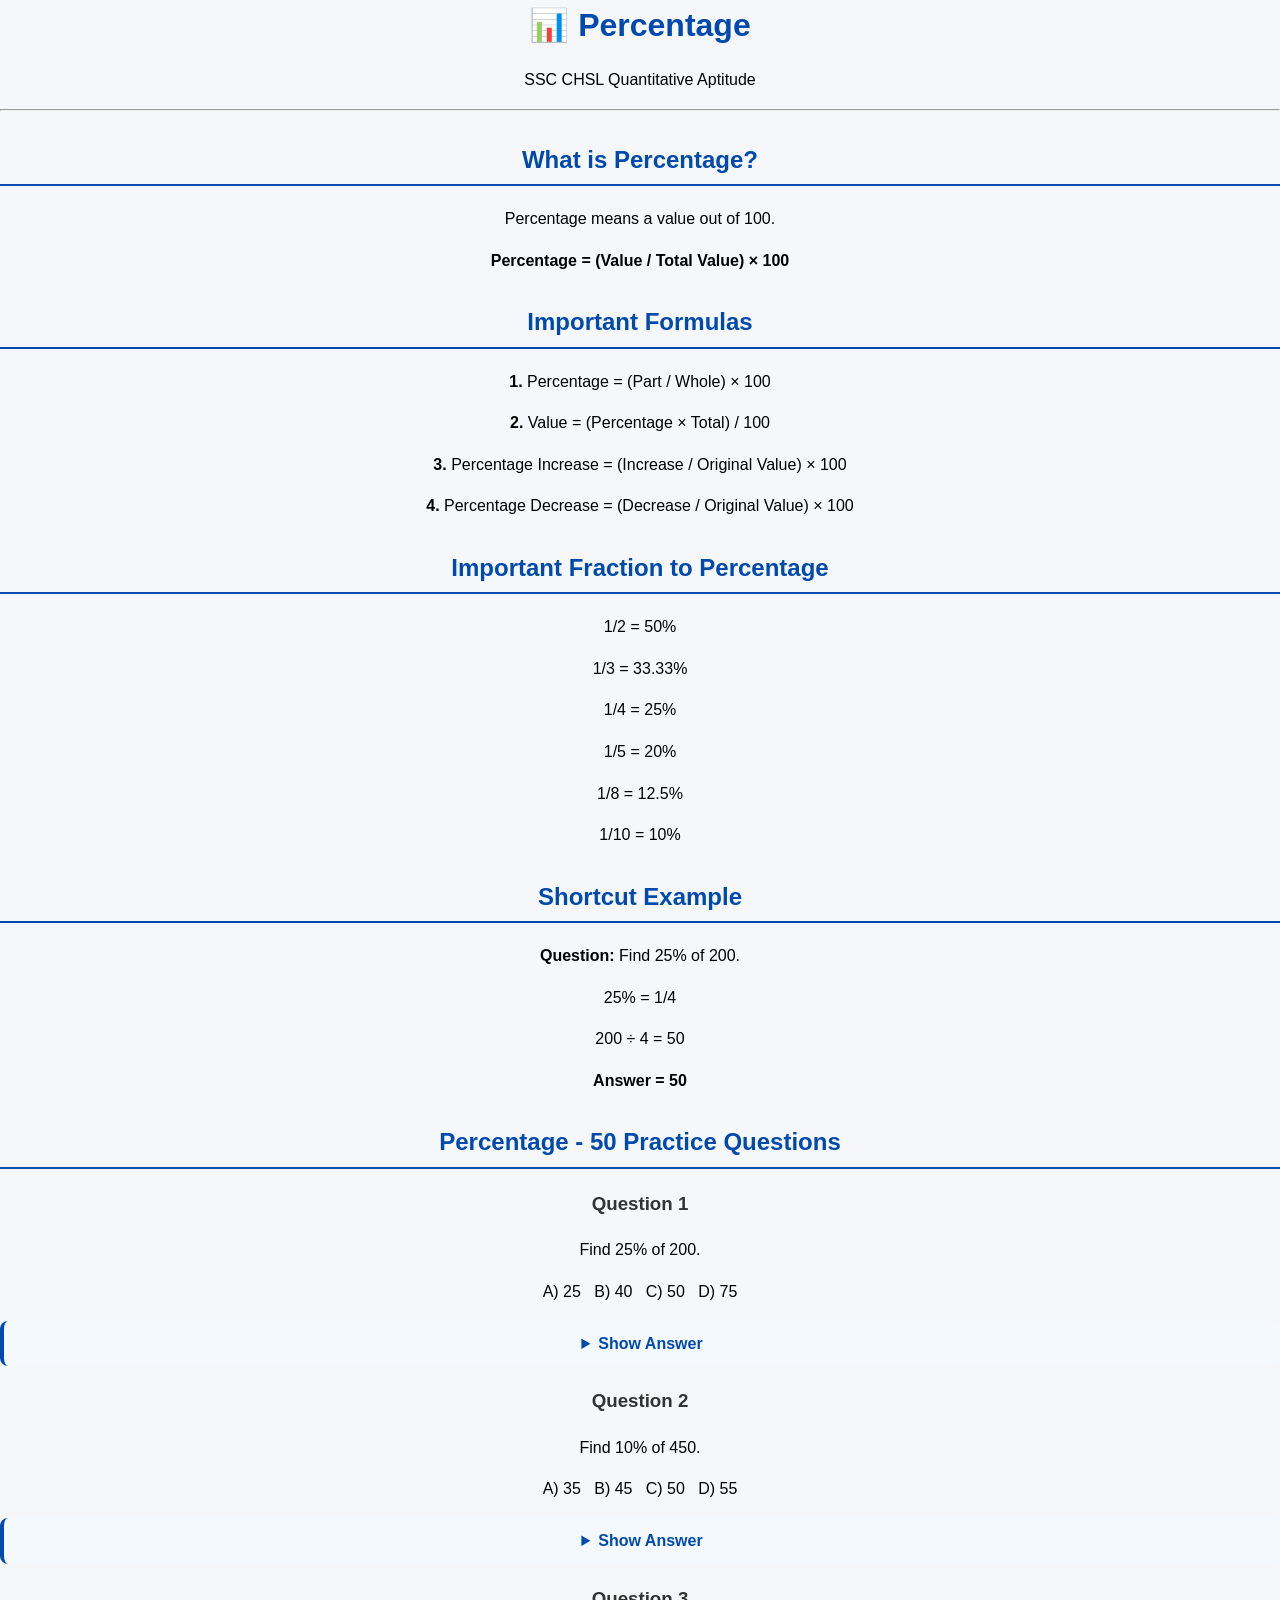
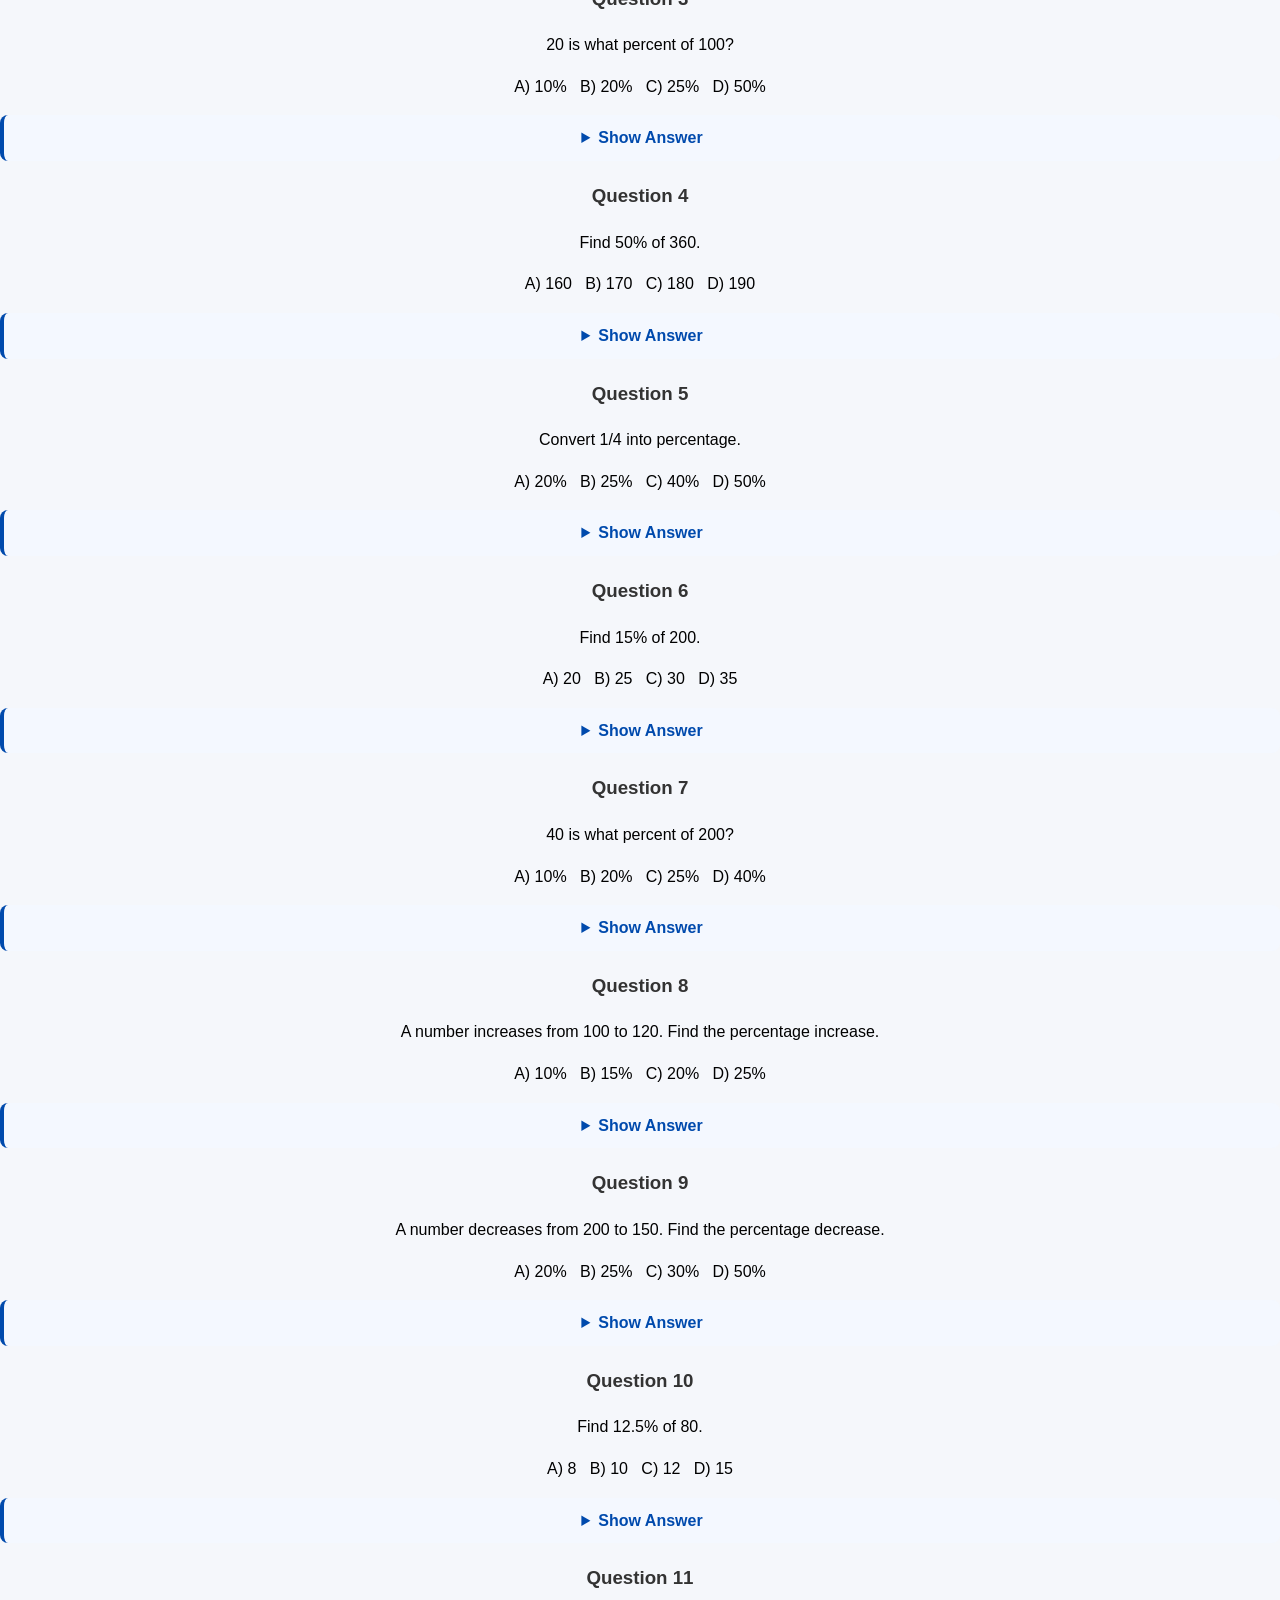
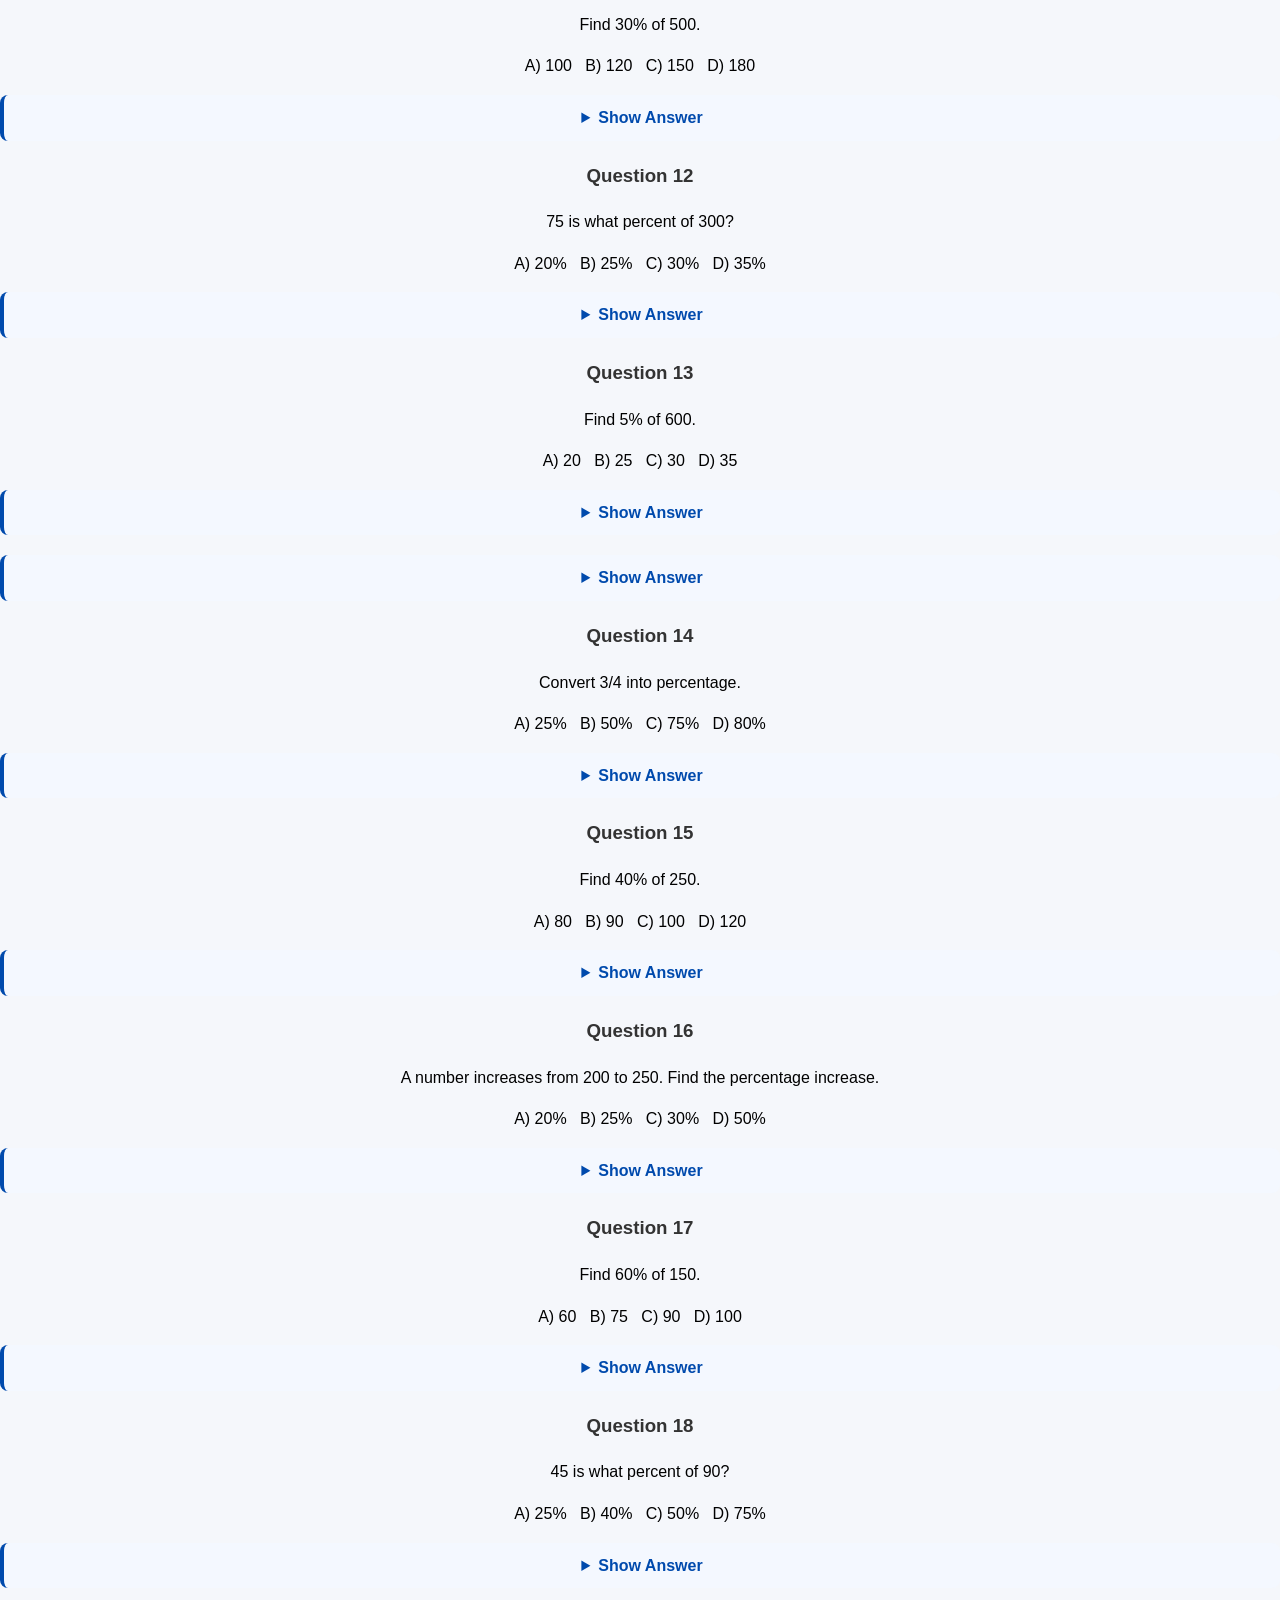
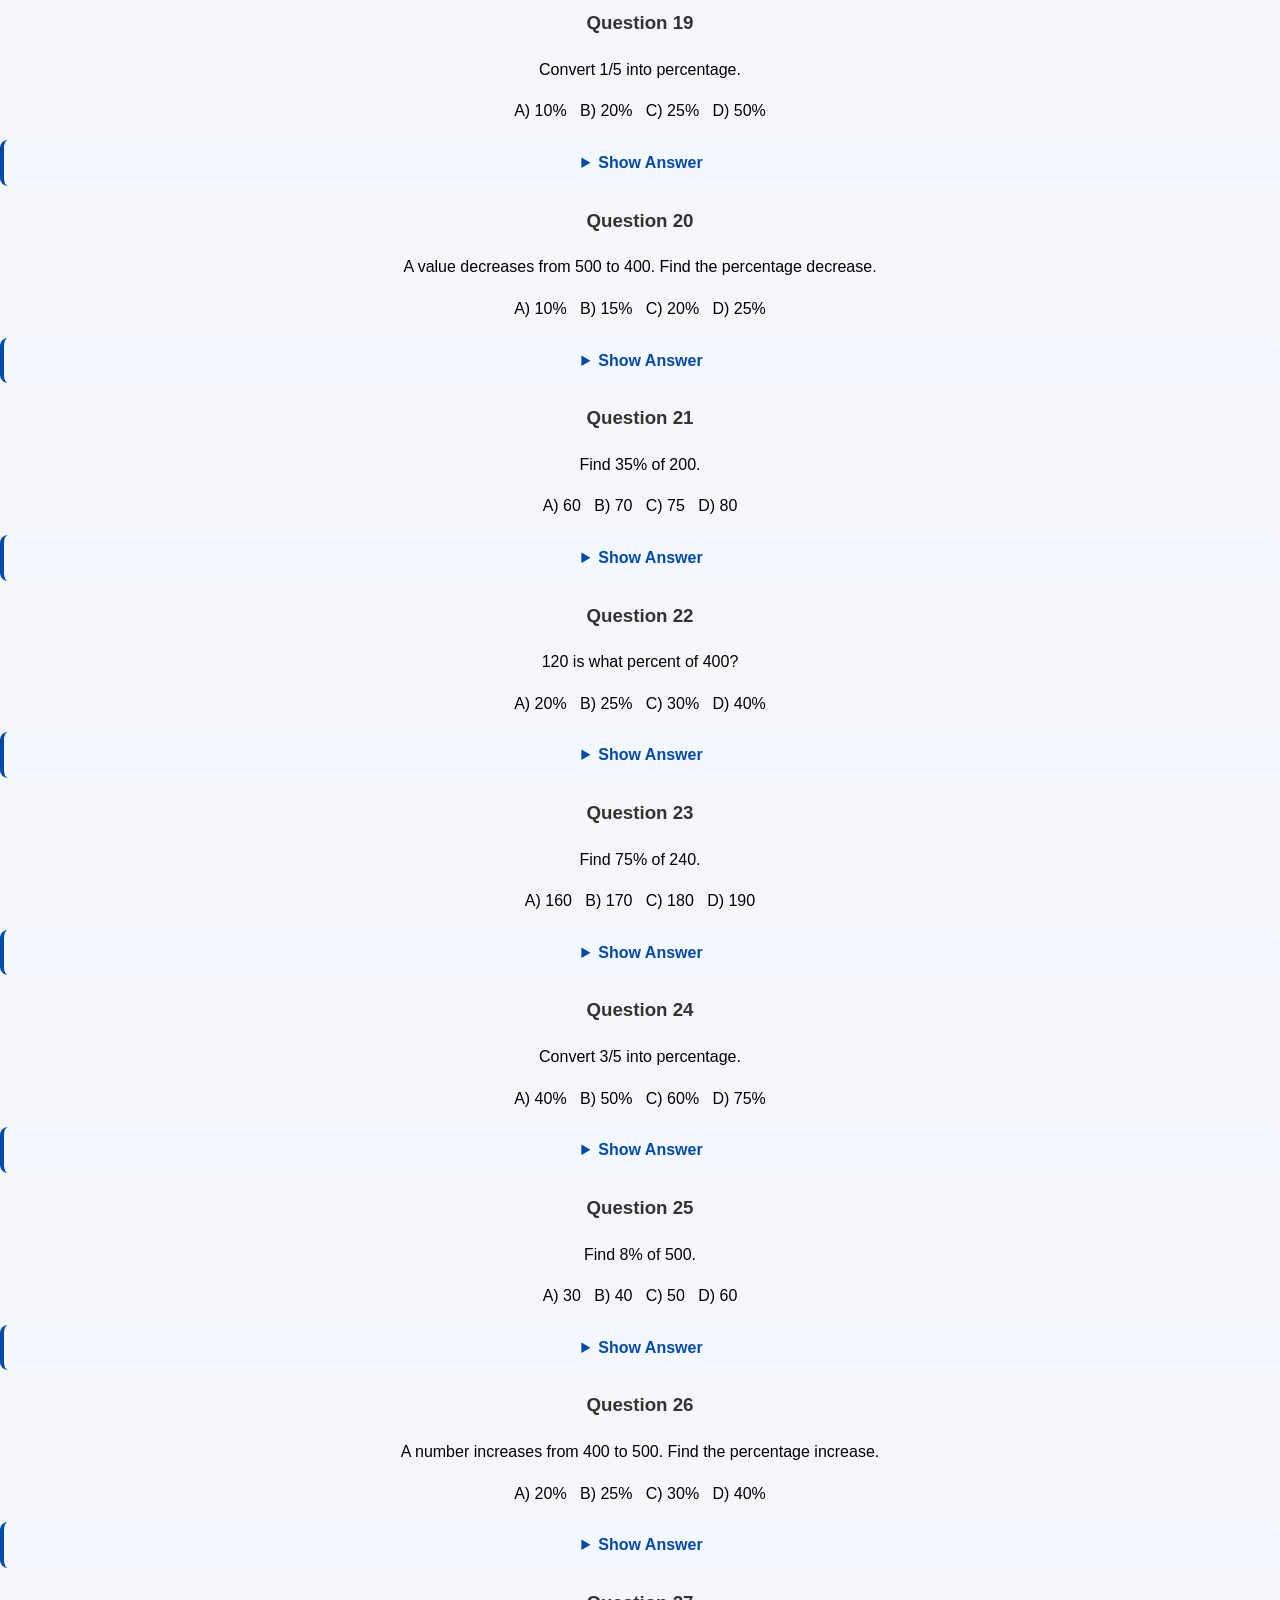
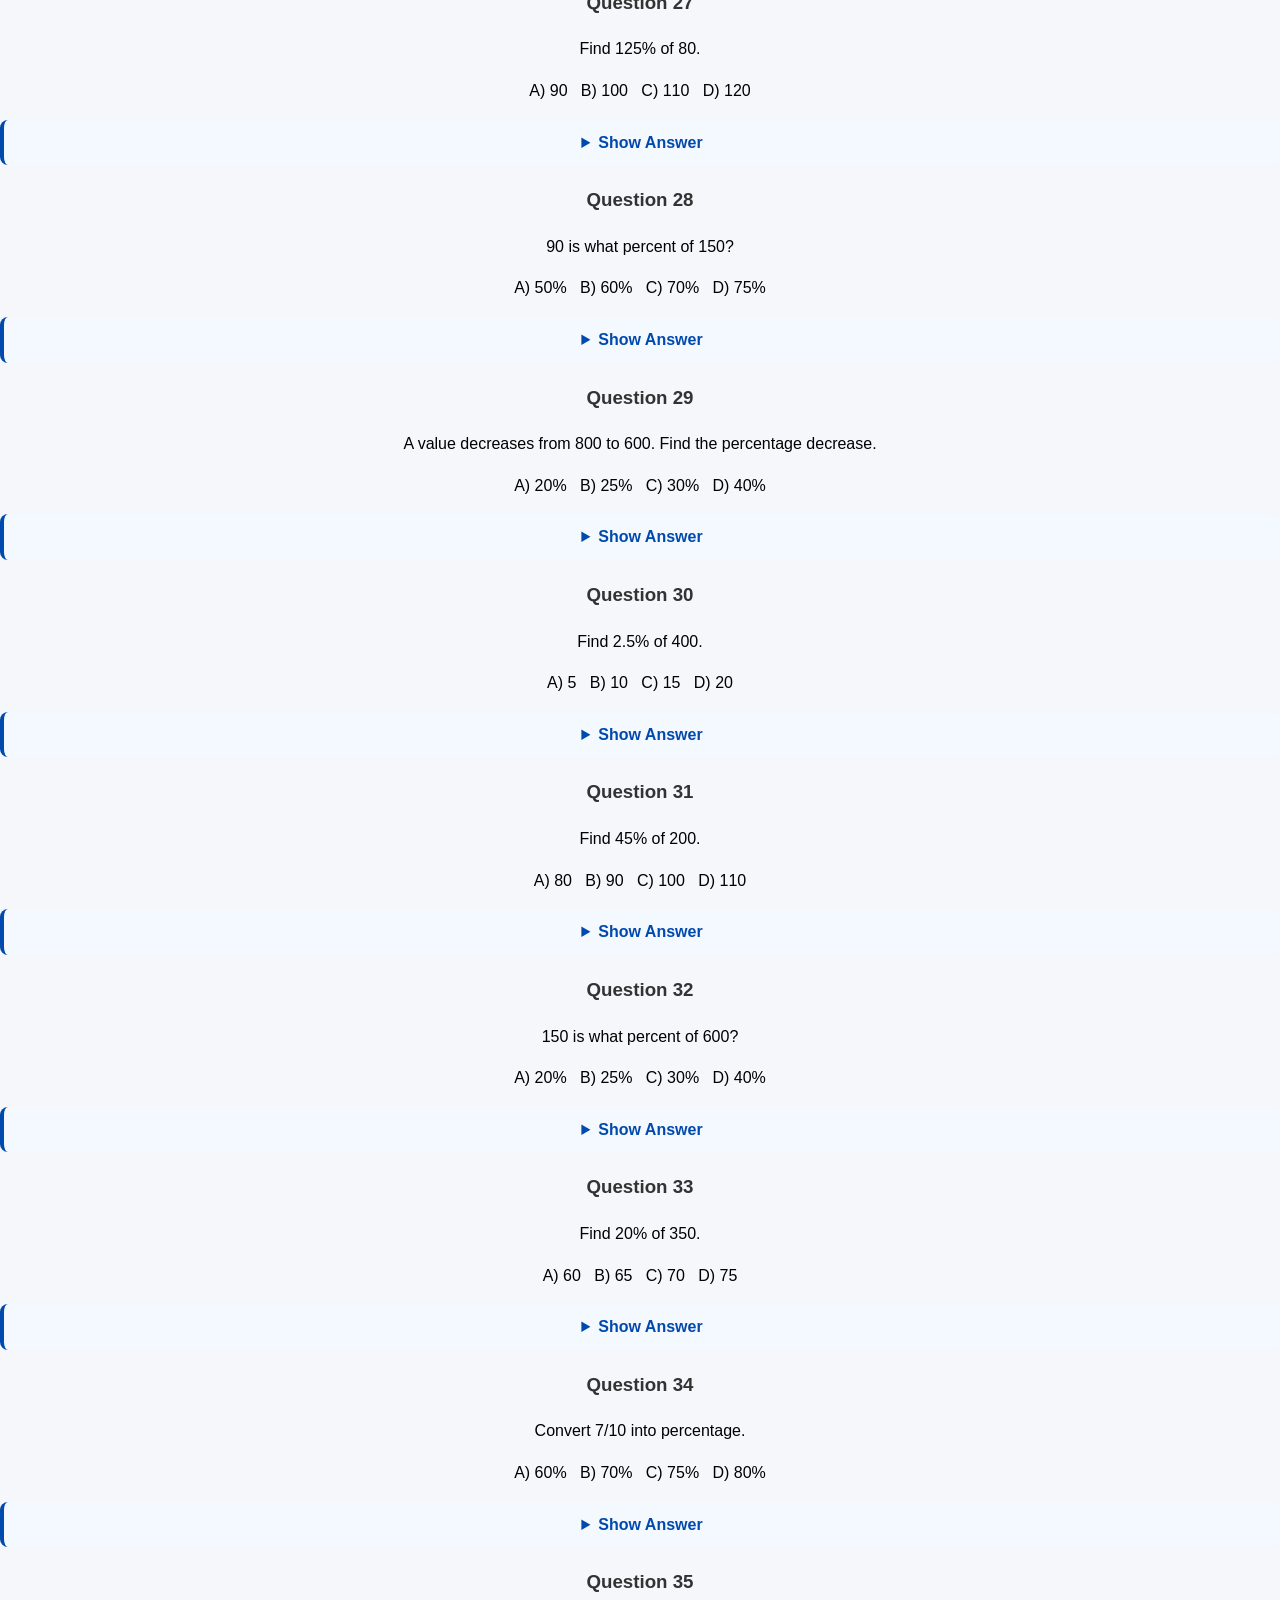
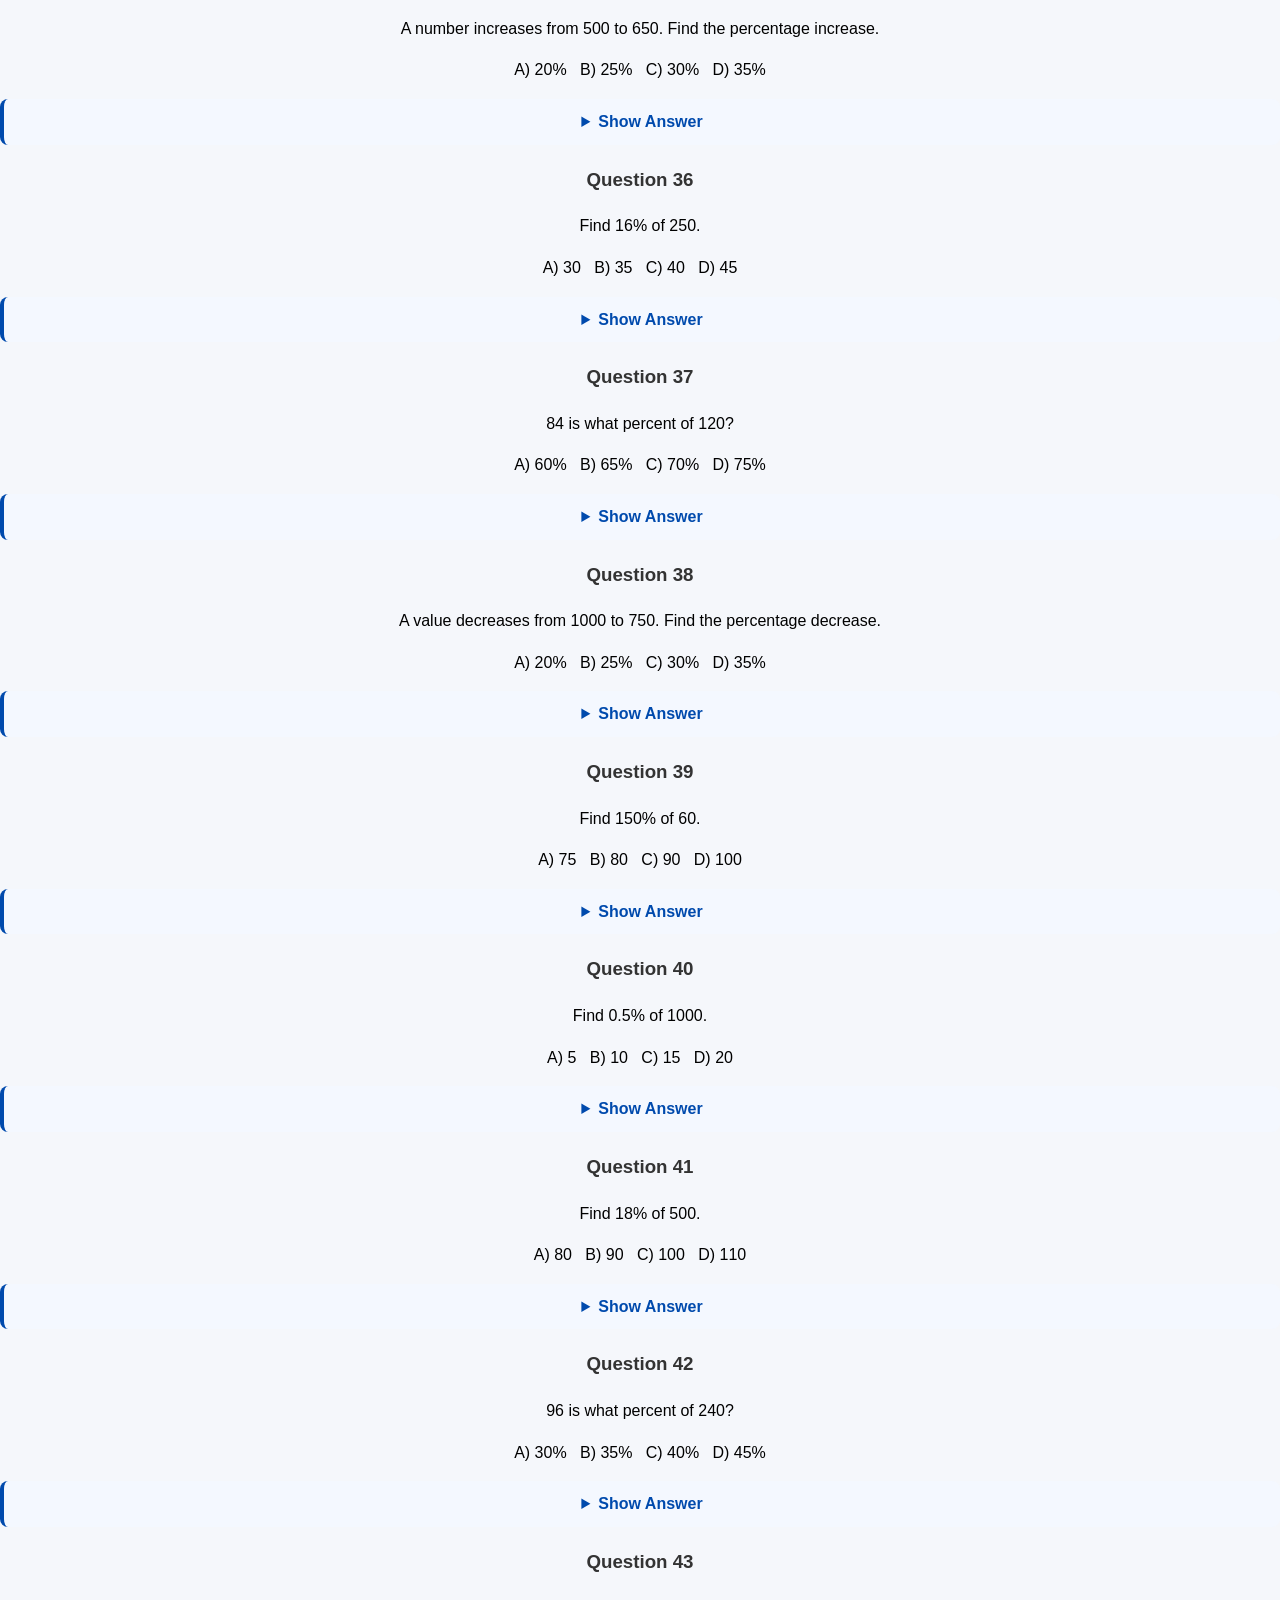
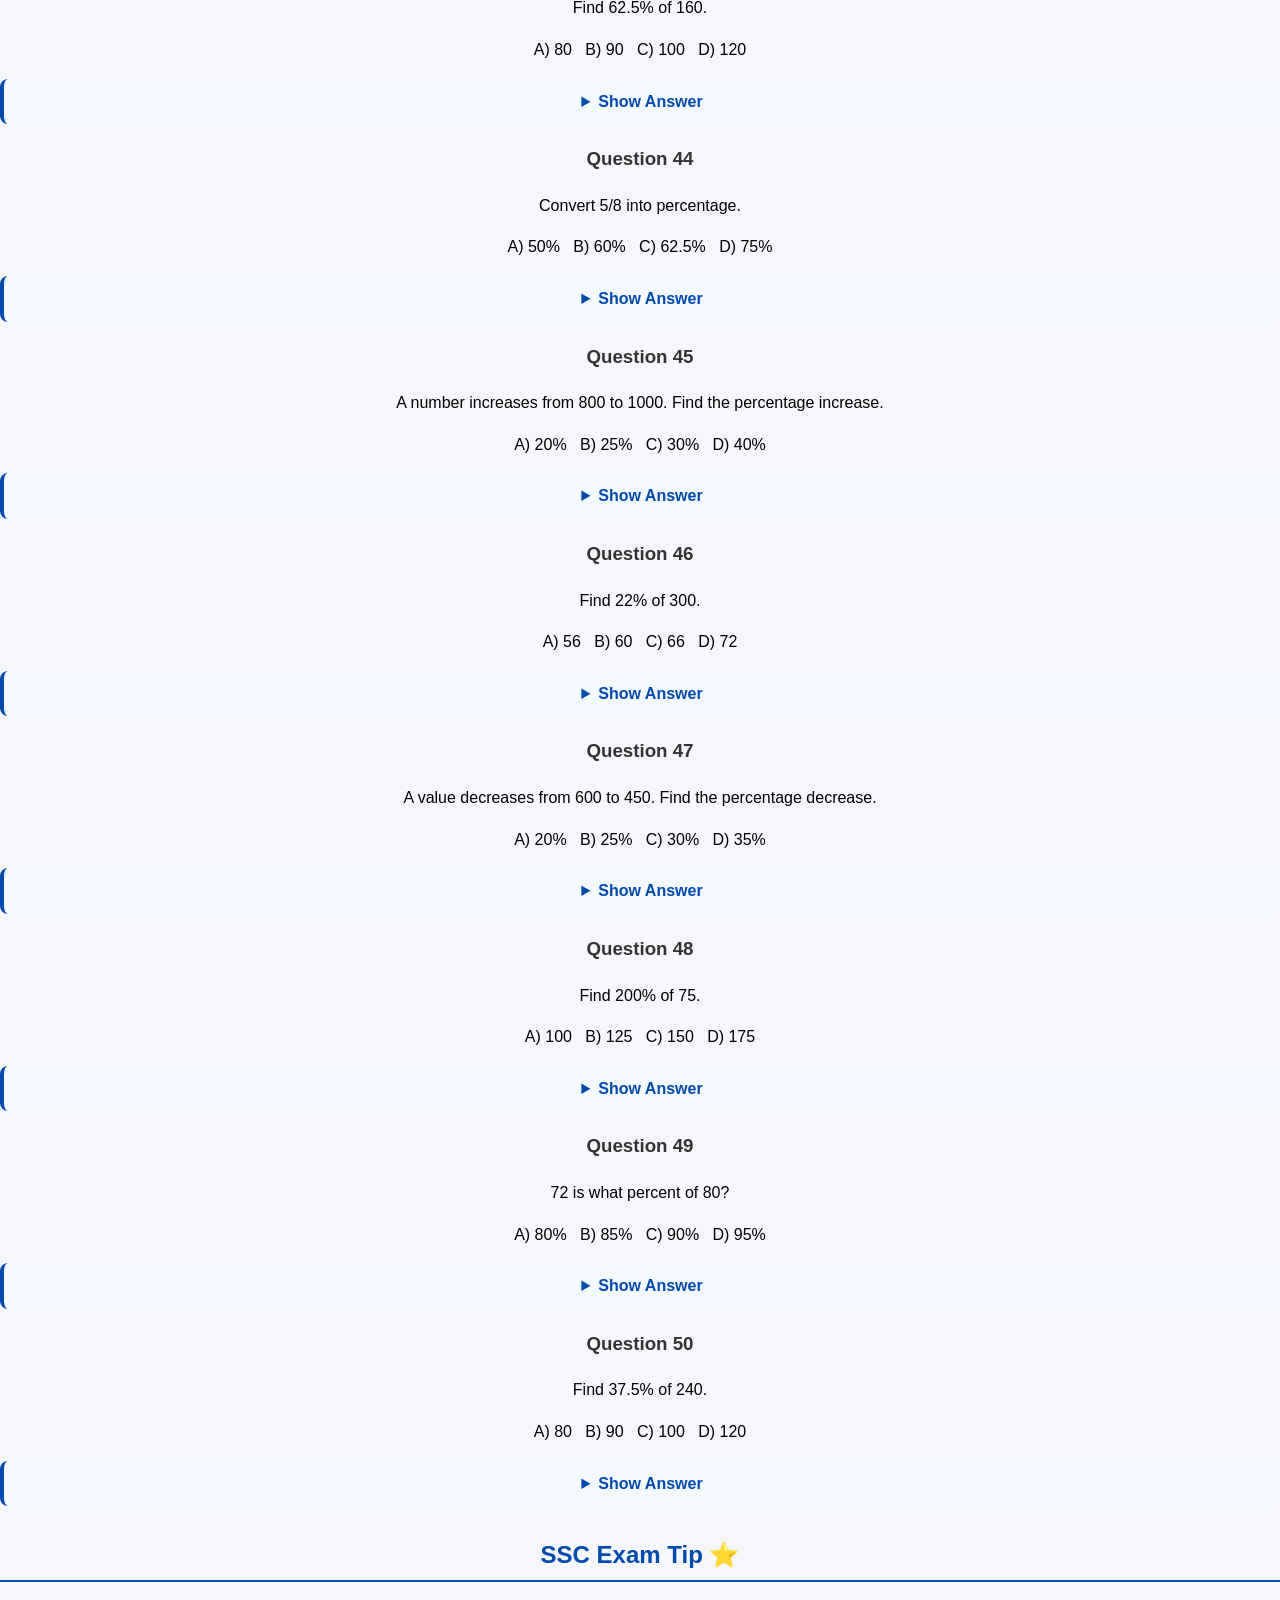
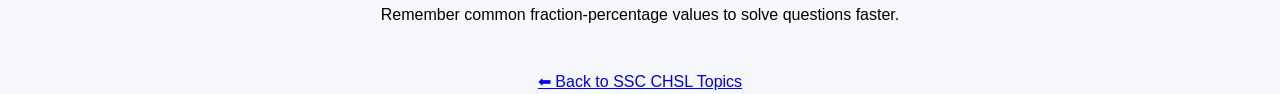
<file: percentage.html>
<!DOCTYPE html>
<html lang="en">
<head>
  <meta charset="UTF-8">
  <meta name="viewport" content="width=device-width, initial-scale=1.0">
  <title>Percentage - Sri Career Point</title>
  <link rel="stylesheet" href="style.css">
</head>

<body>

<h1>📊 Percentage</h1>
<p>SSC CHSL Quantitative Aptitude</p>

<hr>

<h2>What is Percentage?</h2>
<p>Percentage means a value out of 100.</p>
<p><b>Percentage = (Value / Total Value) × 100</b></p>

<h2>Important Formulas</h2>

<p><b>1.</b> Percentage = (Part / Whole) × 100</p>

<p><b>2.</b> Value = (Percentage × Total) / 100</p>

<p><b>3.</b> Percentage Increase = (Increase / Original Value) × 100</p>

<p><b>4.</b> Percentage Decrease = (Decrease / Original Value) × 100</p>

<h2>Important Fraction to Percentage</h2>

<p>1/2 = 50%</p>
<p>1/3 = 33.33%</p>
<p>1/4 = 25%</p>
<p>1/5 = 20%</p>
<p>1/8 = 12.5%</p>
<p>1/10 = 10%</p>

<h2>Shortcut Example</h2>

<p><b>Question:</b> Find 25% of 200.</p>
<p>25% = 1/4</p>
<p>200 ÷ 4 = 50</p>
<p><b>Answer = 50</b></p>
<h2>Percentage - 50 Practice Questions</h2>

<h3>Question 1</h3>
<p>Find 25% of 200.</p>
<p>A) 25 &nbsp; B) 40 &nbsp; C) 50 &nbsp; D) 75</p>
<details>
<summary>Show Answer</summary>
<p><b>Answer:</b> C) 50</p>
<p><b>Explanation:</b> 25% = 25/100 = 1/4. 200 × 1/4 = 50.</p>
</details>
<h3>Question 2</h3>
<p>Find 10% of 450.</p>
<p>A) 35 &nbsp; B) 45 &nbsp; C) 50 &nbsp; D) 55</p>
<details>
<summary>Show Answer</summary>
<p><b>Answer:</b> B) 45</p>
<p><b>Explanation:</b> 10% of 450 = (10 × 450) ÷ 100 = 45.</p>
</details>
<h3>Question 3</h3>
<p>20 is what percent of 100?</p>
<p>A) 10% &nbsp; B) 20% &nbsp; C) 25% &nbsp; D) 50%</p>
<details>
<summary>Show Answer</summary>
<p><b>Answer:</b> B) 20%</p>
<p><b>Explanation:</b> (20 ÷ 100) × 100 = 20%.</p>
</details>
<h3>Question 4</h3>
<p>Find 50% of 360.</p>
<p>A) 160 &nbsp; B) 170 &nbsp; C) 180 &nbsp; D) 190</p>
<details>
<summary>Show Answer</summary>
<p><b>Answer:</b> C) 180</p>
<p><b>Explanation:</b> 50% means half. Half of 360 = 180.</p>
</details>
<h3>Question 5</h3>
<p>Convert 1/4 into percentage.</p>
<p>A) 20% &nbsp; B) 25% &nbsp; C) 40% &nbsp; D) 50%</p>
<details>
<summary>Show Answer</summary>
<p><b>Answer:</b> B) 25%</p>
<p><b>Explanation:</b> 1/4 × 100 = 25%.</p>
</details>
<h3>Question 6</h3>
<p>Find 15% of 200.</p>
<p>A) 20 &nbsp; B) 25 &nbsp; C) 30 &nbsp; D) 35</p>
<details>
<summary>Show Answer</summary>
<p><b>Answer:</b> C) 30</p>
<p><b>Explanation:</b> 15% of 200 = (15 × 200) ÷ 100 = 30.</p>
</details>
<h3>Question 7</h3>
<p>40 is what percent of 200?</p>
<p>A) 10% &nbsp; B) 20% &nbsp; C) 25% &nbsp; D) 40%</p>
<details>
<summary>Show Answer</summary>
<p><b>Answer:</b> B) 20%</p>
<p><b>Explanation:</b> (40 ÷ 200) × 100 = 20%.</p>
</details>

<h3>Question 8</h3>
<p>A number increases from 100 to 120. Find the percentage increase.</p>
<p>A) 10% &nbsp; B) 15% &nbsp; C) 20% &nbsp; D) 25%</p>
<details>
<summary>Show Answer</summary>
<p><b>Answer:</b> C) 20%</p>
<p><b>Explanation:</b> Increase = 120 − 100 = 20. (20 ÷ 100) × 100 = 20%.</p>
</details>
<h3>Question 9</h3>
<p>A number decreases from 200 to 150. Find the percentage decrease.</p>
<p>A) 20% &nbsp; B) 25% &nbsp; C) 30% &nbsp; D) 50%</p>
<details>
<summary>Show Answer</summary>
<p><b>Answer:</b> B) 25%</p>
<p><b>Explanation:</b> Decrease = 200 − 150 = 50. (50 ÷ 200) × 100 = 25%.</p>
</details>
<h3>Question 10</h3>
<p>Find 12.5% of 80.</p>
<p>A) 8 &nbsp; B) 10 &nbsp; C) 12 &nbsp; D) 15</p>
<details>
<summary>Show Answer</summary>
<p><b>Answer:</b> B) 10</p>
<p><b>Explanation:</b> 12.5% = 1/8. 80 ÷ 8 = 10.</p>
</details>
  <h3>Question 11</h3>
<p>Find 30% of 500.</p>
<p>A) 100 &nbsp; B) 120 &nbsp; C) 150 &nbsp; D) 180</p>
<details>
<summary>Show Answer</summary>
<p><b>Answer:</b> C) 150</p>
<p><b>Explanation:</b> 30% of 500 = (30 × 500) ÷ 100 = 150.</p>
</details>

<h3>Question 12</h3>
<p>75 is what percent of 300?</p>
<p>A) 20% &nbsp; B) 25% &nbsp; C) 30% &nbsp; D) 35%</p>
<details>
<summary>Show Answer</summary>
<p><b>Answer:</b> B) 25%</p>
<p><b>Explanation:</b> (75 ÷ 300) × 100 = 25%.</p>
</details>
<h3>Question 13</h3>
<p>Find 5% of 600.</p>
<p>A) 20 &nbsp; B) 25 &nbsp; C) 30 &nbsp; D) 35</p>
<details><summary>Show Answer</summary><p>Answer: C) 30</p></details>
<details>
<summary>Show Answer</summary>
<p><b>Answer:</b> C) 30</p>
<p><b>Explanation:</b> 5% of 600 = (5 × 600) ÷ 100 = 30.</p>
</details>
<h3>Question 14</h3>
<p>Convert 3/4 into percentage.</p>
<p>A) 25% &nbsp; B) 50% &nbsp; C) 75% &nbsp; D) 80%</p>
<details>
<summary>Show Answer</summary>
<p><b>Answer:</b> C) 75%</p>
<p><b>Explanation:</b> 3/4 × 100 = 75%.</p>
</details>

<h3>Question 15</h3>
<p>Find 40% of 250.</p>
<p>A) 80 &nbsp; B) 90 &nbsp; C) 100 &nbsp; D) 120</p>
<details>
<summary>Show Answer</summary>
<p><b>Answer:</b> C) 100</p>
<p><b>Explanation:</b> 40% of 250 = (40 × 250) ÷ 100 = 100.</p>
</details>
<h3>Question 16</h3>
<p>A number increases from 200 to 250. Find the percentage increase.</p>
<p>A) 20% &nbsp; B) 25% &nbsp; C) 30% &nbsp; D) 50%</p>
<details>
<summary>Show Answer</summary>
<p><b>Answer:</b> B) 25%</p>
<p><b>Explanation:</b> Increase = 250 − 200 = 50. (50 ÷ 200) × 100 = 25%.</p>
</details>
<h3>Question 17</h3>
<p>Find 60% of 150.</p>
<p>A) 60 &nbsp; B) 75 &nbsp; C) 90 &nbsp; D) 100</p>
<details>
<summary>Show Answer</summary>
<p><b>Answer:</b> C) 90</p>
<p><b>Explanation:</b> 60% of 150 = (60 × 150) ÷ 100 = 90.</p>
</details>

<h3>Question 18</h3>
<p>45 is what percent of 90?</p>
<p>A) 25% &nbsp; B) 40% &nbsp; C) 50% &nbsp; D) 75%</p>
<details>
<summary>Show Answer</summary>
<p><b>Answer:</b> C) 50%</p>
<p><b>Explanation:</b> (45 ÷ 90) × 100 = 50%.</p>
</details>
<h3>Question 19</h3>
<p>Convert 1/5 into percentage.</p>
<p>A) 10% &nbsp; B) 20% &nbsp; C) 25% &nbsp; D) 50%</p>
<details>
<summary>Show Answer</summary>
<p><b>Answer:</b> B) 20%</p>
<p><b>Explanation:</b> 1/5 × 100 = 20%.</p>
</details>
<h3>Question 20</h3>
<p>A value decreases from 500 to 400. Find the percentage decrease.</p>
<p>A) 10% &nbsp; B) 15% &nbsp; C) 20% &nbsp; D) 25%</p>
<details>
<summary>Show Answer</summary>
<p><b>Answer:</b> C) 20%</p>
<p><b>Explanation:</b> Decrease = 500 − 400 = 100. (100 ÷ 500) × 100 = 20%.</p>
</details>
  <h3>Question 21</h3>
<p>Find 35% of 200.</p>
<p>A) 60 &nbsp; B) 70 &nbsp; C) 75 &nbsp; D) 80</p>
<details>
<summary>Show Answer</summary>
<p><b>Answer:</b> B) 70</p>
<p><b>Explanation:</b> 35% of 200 = (35 × 200) ÷ 100 = 70.</p>
</details>

<h3>Question 22</h3>
<p>120 is what percent of 400?</p>
<p>A) 20% &nbsp; B) 25% &nbsp; C) 30% &nbsp; D) 40%</p>
<details>
<summary>Show Answer</summary>
<p><b>Answer:</b> C) 30%</p>
<p><b>Explanation:</b> (120 ÷ 400) × 100 = 30%.</p>
</details>

<h3>Question 23</h3>
<p>Find 75% of 240.</p>
<p>A) 160 &nbsp; B) 170 &nbsp; C) 180 &nbsp; D) 190</p>
<details>
<summary>Show Answer</summary>
<p><b>Answer:</b> C) 180</p>
<p><b>Explanation:</b> 75% = 3/4. 240 × 3/4 = 180.</p>
</details>

<h3>Question 24</h3>
<p>Convert 3/5 into percentage.</p>
<p>A) 40% &nbsp; B) 50% &nbsp; C) 60% &nbsp; D) 75%</p>
<details>
  <summary>Show Answer</summary>
  <p><b>Answer:</b> C) 60%</p>
  <p><b>Explanation:</b> 3/5 × 100 = 60%.</p>
</details>
<h3>Question 25</h3>
<p>Find 8% of 500.</p>
<p>A) 30 &nbsp; B) 40 &nbsp; C) 50 &nbsp; D) 60</p>
<details>
  <summary>Show Answer</summary>
  <p><b>Answer:</b> B) 40</p>
  <p><b>Explanation:</b> 8% of 500 = (8 × 500) ÷ 100 = 40.</p>
</details>

<h3>Question 26</h3>
<p>A number increases from 400 to 500. Find the percentage increase.</p>
<p>A) 20% &nbsp; B) 25% &nbsp; C) 30% &nbsp; D) 40%</p>
<details>
  <summary>Show Answer</summary>
  <p><b>Answer:</b> B) 25%</p>
  <p><b>Explanation:</b> Increase = 500 − 400 = 100. (100 ÷ 400) × 100 = 25%.</p>
</details>

<h3>Question 27</h3>
<p>Find 125% of 80.</p>
<p>A) 90 &nbsp; B) 100 &nbsp; C) 110 &nbsp; D) 120</p>
<details>
  <summary>Show Answer</summary>
  <p><b>Answer:</b> B) 100</p>
  <p><b>Explanation:</b> 125% = 125/100 = 1.25. 80 × 1.25 = 100.</p>
</details>

<h3>Question 28</h3>
<p>90 is what percent of 150?</p>
<p>A) 50% &nbsp; B) 60% &nbsp; C) 70% &nbsp; D) 75%</p>
<details>
  <summary>Show Answer</summary>
  <p><b>Answer:</b> B) 60%</p>
  <p><b>Explanation:</b> (90 ÷ 150) × 100 = 60%.</p>
</details>
<h3>Question 29</h3>
<p>A value decreases from 800 to 600. Find the percentage decrease.</p>
<p>A) 20% &nbsp; B) 25% &nbsp; C) 30% &nbsp; D) 40%</p>
<details>
  <summary>Show Answer</summary>
  <p><b>Answer:</b> B) 25%</p>
  <p><b>Explanation:</b> Decrease = 800 − 600 = 200. (200 ÷ 800) × 100 = 25%.</p>
</details>

<h3>Question 30</h3>
<p>Find 2.5% of 400.</p>
<p>A) 5 &nbsp; B) 10 &nbsp; C) 15 &nbsp; D) 20</p>
  <details>
  <summary>Show Answer</summary>
  <p><b>Answer:</b> B) 10</p>
  <p><b>Explanation:</b> 2.5% of 400 = (2.5 × 400) ÷ 100 = 10.</p>
  </details>
<h3>Question 31</h3>
<p>Find 45% of 200.</p>
<p>A) 80 &nbsp; B) 90 &nbsp; C) 100 &nbsp; D) 110</p>
<details>
  <summary>Show Answer</summary>
  <p><b>Answer:</b> B) 90</p>
  <p><b>Explanation:</b> 45% of 200 = (45 × 200) ÷ 100 = 90.</p>
</details>

<h3>Question 32</h3>
<p>150 is what percent of 600?</p>
<p>A) 20% &nbsp; B) 25% &nbsp; C) 30% &nbsp; D) 40%</p>
<details>
  <summary>Show Answer</summary>
  <p><b>Answer:</b> B) 25%</p>
  <p><b>Explanation:</b> (150 ÷ 600) × 100 = 25%.</p>
</details>
<h3>Question 33</h3>
<p>Find 20% of 350.</p>
<p>A) 60 &nbsp; B) 65 &nbsp; C) 70 &nbsp; D) 75</p>
<details>
  <summary>Show Answer</summary>
  <p><b>Answer:</b> C) 70</p>
  <p><b>Explanation:</b> 20% of 350 = (20 × 350) ÷ 100 = 70.</p>
</details>

<h3>Question 34</h3>
<p>Convert 7/10 into percentage.</p>
<p>A) 60% &nbsp; B) 70% &nbsp; C) 75% &nbsp; D) 80%</p>
<details>
  <summary>Show Answer</summary>
  <p><b>Answer:</b> B) 70%</p>
  <p><b>Explanation:</b> 7/10 × 100 = 70%.</p>
</details>
<h3>Question 35</h3>
<p>A number increases from 500 to 650. Find the percentage increase.</p>
<p>A) 20% &nbsp; B) 25% &nbsp; C) 30% &nbsp; D) 35%</p>
<details>
  <summary>Show Answer</summary>
  <p><b>Answer:</b> C) 30%</p>
  <p><b>Explanation:</b> Increase = 650 − 500 = 150. (150 ÷ 500) × 100 = 30%.</p>
</details>
<h3>Question 36</h3>
<p>Find 16% of 250.</p>
<p>A) 30 &nbsp; B) 35 &nbsp; C) 40 &nbsp; D) 45</p>
<details>
  <summary>Show Answer</summary>
  <p><b>Answer:</b> C) 40</p>
  <p><b>Explanation:</b> 16% of 250 = (16 × 250) ÷ 100 = 40.</p>
</details>
<h3>Question 37</h3>
<p>84 is what percent of 120?</p>
<p>A) 60% &nbsp; B) 65% &nbsp; C) 70% &nbsp; D) 75%</p>
<details>
  <summary>Show Answer</summary>
  <p><b>Answer:</b> C) 70%</p>
  <p><b>Explanation:</b> (84 ÷ 120) × 100 = 70%.</p>
</details>
<h3>Question 38</h3>
<p>A value decreases from 1000 to 750. Find the percentage decrease.</p>
<p>A) 20% &nbsp; B) 25% &nbsp; C) 30% &nbsp; D) 35%</p>
<details>
  <summary>Show Answer</summary>
  <p><b>Answer:</b> B) 25%</p>
  <p><b>Explanation:</b> Decrease = 1000 − 750 = 250. (250 ÷ 1000) × 100 = 25%.</p>
</details>

<h3>Question 39</h3>
<p>Find 150% of 60.</p>
<p>A) 75 &nbsp; B) 80 &nbsp; C) 90 &nbsp; D) 100</p>
<details>
  <summary>Show Answer</summary>
  <p><b>Answer:</b> C) 90</p>
  <p><b>Explanation:</b> 150% = 1.5. 60 × 1.5 = 90.</p>
</details>
<h3>Question 40</h3>
<p>Find 0.5% of 1000.</p>
<p>A) 5 &nbsp; B) 10 &nbsp; C) 15 &nbsp; D) 20</p>
<details>
  <summary>Show Answer</summary>
  <p><b>Answer:</b> A) 5</p>
  <p><b>Explanation:</b> 0.5% of 1000 = (0.5 × 1000) ÷ 100 = 5.</p>
</details>
  <h3>Question 41</h3>
<p>Find 18% of 500.</p>
<p>A) 80 &nbsp; B) 90 &nbsp; C) 100 &nbsp; D) 110</p>
<details>
  <summary>Show Answer</summary>
  <p><b>Answer:</b> B) 90</p>
  <p><b>Explanation:</b> 18% of 500 = (18 × 500) ÷ 100 = 90.</p>
</details>
<h3>Question 42</h3>
<p>96 is what percent of 240?</p>
<p>A) 30% &nbsp; B) 35% &nbsp; C) 40% &nbsp; D) 45%</p>
<details>
  <summary>Show Answer</summary>
  <p><b>Answer:</b> C) 40%</p>
  <p><b>Explanation:</b> (96 ÷ 240) × 100 = 40%.</p>
</details>

<h3>Question 43</h3>
<p>Find 62.5% of 160.</p>
<p>A) 80 &nbsp; B) 90 &nbsp; C) 100 &nbsp; D) 120</p>
<details>
  <summary>Show Answer</summary>
  <p><b>Answer:</b> C) 100</p>
  <p><b>Explanation:</b> 62.5% = 5/8. 160 × 5/8 = 100.</p>
</details>

<h3>Question 44</h3>
<p>Convert 5/8 into percentage.</p>
<p>A) 50% &nbsp; B) 60% &nbsp; C) 62.5% &nbsp; D) 75%</p>
<details>
  <summary>Show Answer</summary>
  <p><b>Answer:</b> C) 62.5%</p>
  <p><b>Explanation:</b> 5/8 × 100 = 62.5%.</p>
</details>

<h3>Question 45</h3>
<p>A number increases from 800 to 1000. Find the percentage increase.</p>
<p>A) 20% &nbsp; B) 25% &nbsp; C) 30% &nbsp; D) 40%</p>
<details>
  <summary>Show Answer</summary>
  <p><b>Answer:</b> B) 25%</p>
  <p><b>Explanation:</b> Increase = 1000 − 800 = 200. (200 ÷ 800) × 100 = 25%.</p>
</details>

<h3>Question 46</h3>
<p>Find 22% of 300.</p>
<p>A) 56 &nbsp; B) 60 &nbsp; C) 66 &nbsp; D) 72</p>
<details>
  <summary>Show Answer</summary>
  <p><b>Answer:</b> C) 66</p>
  <p><b>Explanation:</b> 22% of 300 = (22 × 300) ÷ 100 = 66.</p>
</details>

<h3>Question 47</h3>
<p>A value decreases from 600 to 450. Find the percentage decrease.</p>
<p>A) 20% &nbsp; B) 25% &nbsp; C) 30% &nbsp; D) 35%</p>
<details>
  <summary>Show Answer</summary>
  <p><b>Answer:</b> B) 25%</p>
  <p><b>Explanation:</b> Decrease = 600 − 450 = 150. (150 ÷ 600) × 100 = 25%.</p>
</details>

<h3>Question 48</h3>
<p>Find 200% of 75.</p>
<p>A) 100 &nbsp; B) 125 &nbsp; C) 150 &nbsp; D) 175</p>
<details>
  <summary>Show Answer</summary>
  <p><b>Answer:</b> C) 150</p>
  <p><b>Explanation:</b> 200% = 2. 75 × 2 = 150.</p>
</details>

<h3>Question 49</h3>
<p>72 is what percent of 80?</p>
<p>A) 80% &nbsp; B) 85% &nbsp; C) 90% &nbsp; D) 95%</p>
<details>
  <summary>Show Answer</summary>
  <p><b>Answer:</b> C) 90%</p>
  <p><b>Explanation:</b> (72 ÷ 80) × 100 = 90%.</p>
</details>

<h3>Question 50</h3>
<p>Find 37.5% of 240.</p>
<p>A) 80 &nbsp; B) 90 &nbsp; C) 100 &nbsp; D) 120</p>
<details>
  <summary>Show Answer</summary>
  <p><b>Answer:</b> B) 90</p>
  <p><b>Explanation:</b> 37.5% = 3/8. 240 × 3 ÷ 8 = 90.</p>
</details>
<h2>SSC Exam Tip ⭐</h2>
<p>Remember common fraction-percentage values to solve questions faster.</p>

<br>

<a href="ssc-chsl.html">⬅ Back to SSC CHSL Topics</a>

</body>
</html>
</file>
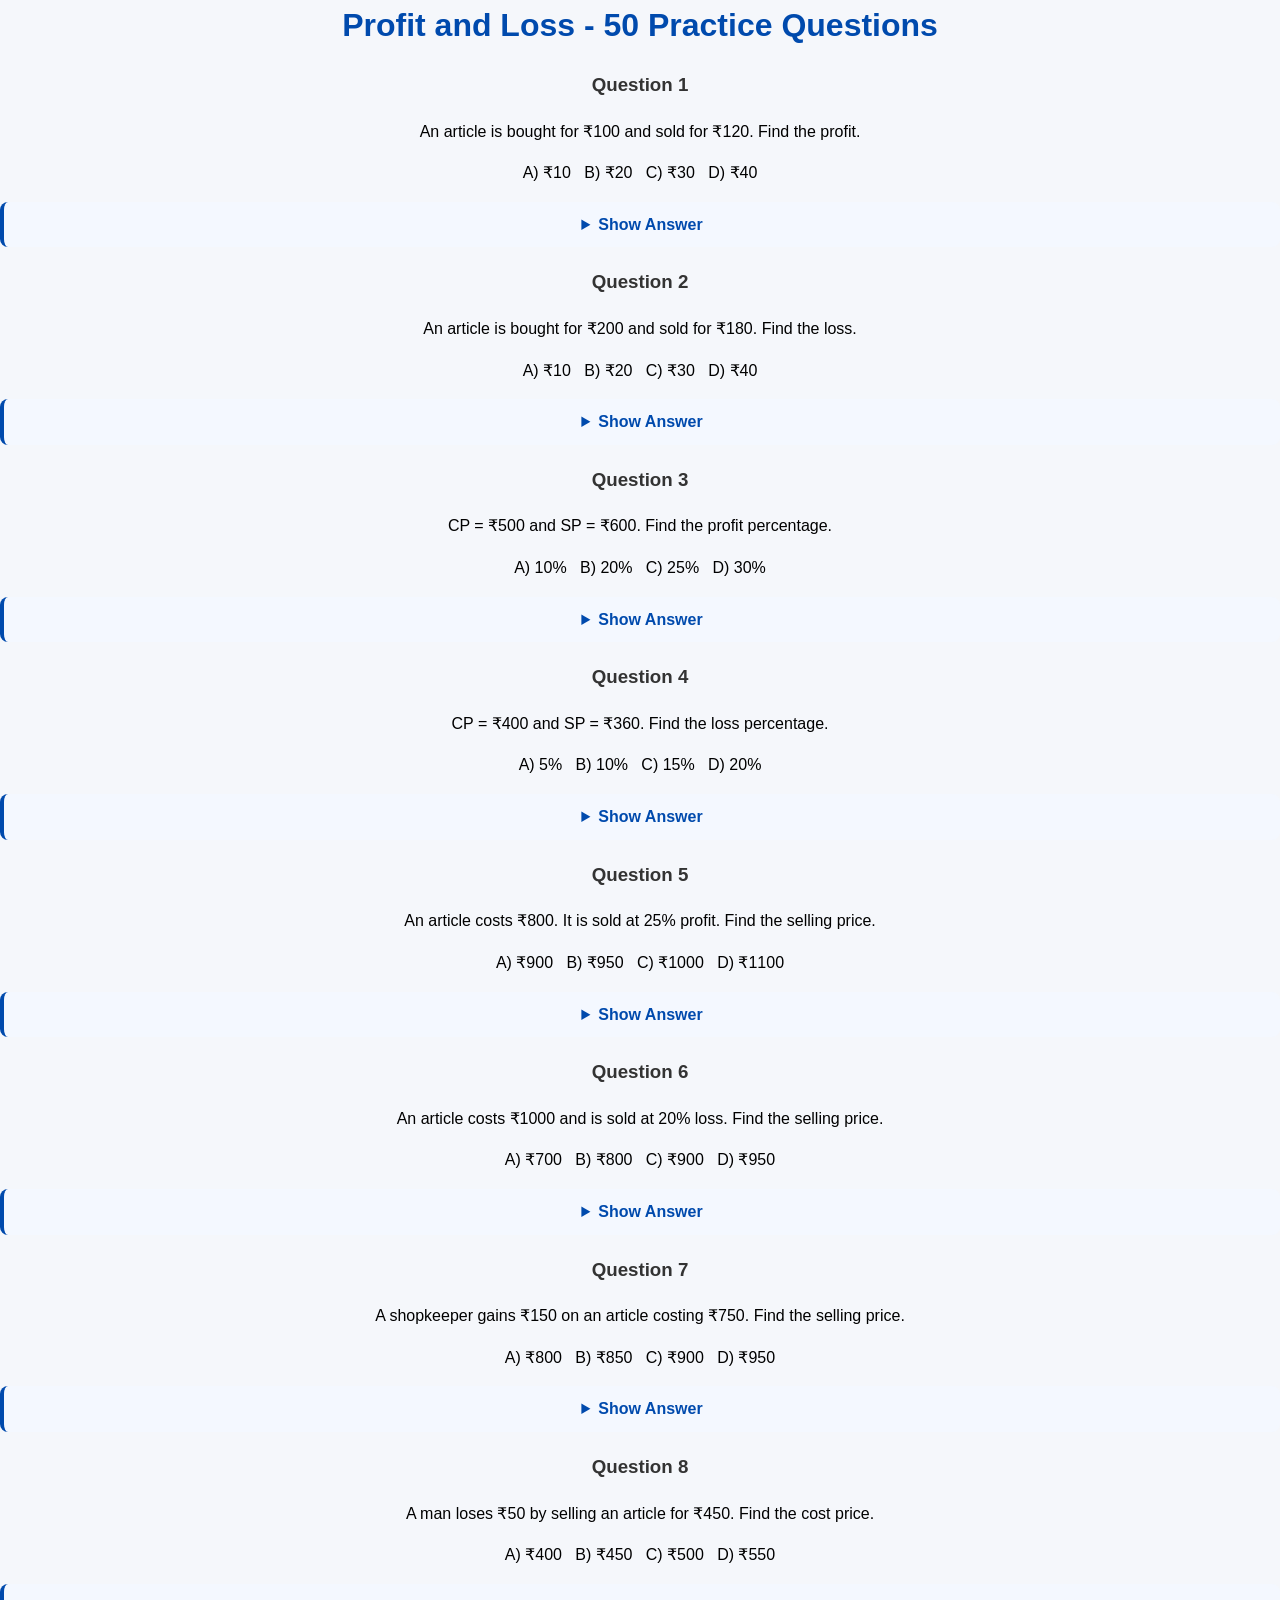
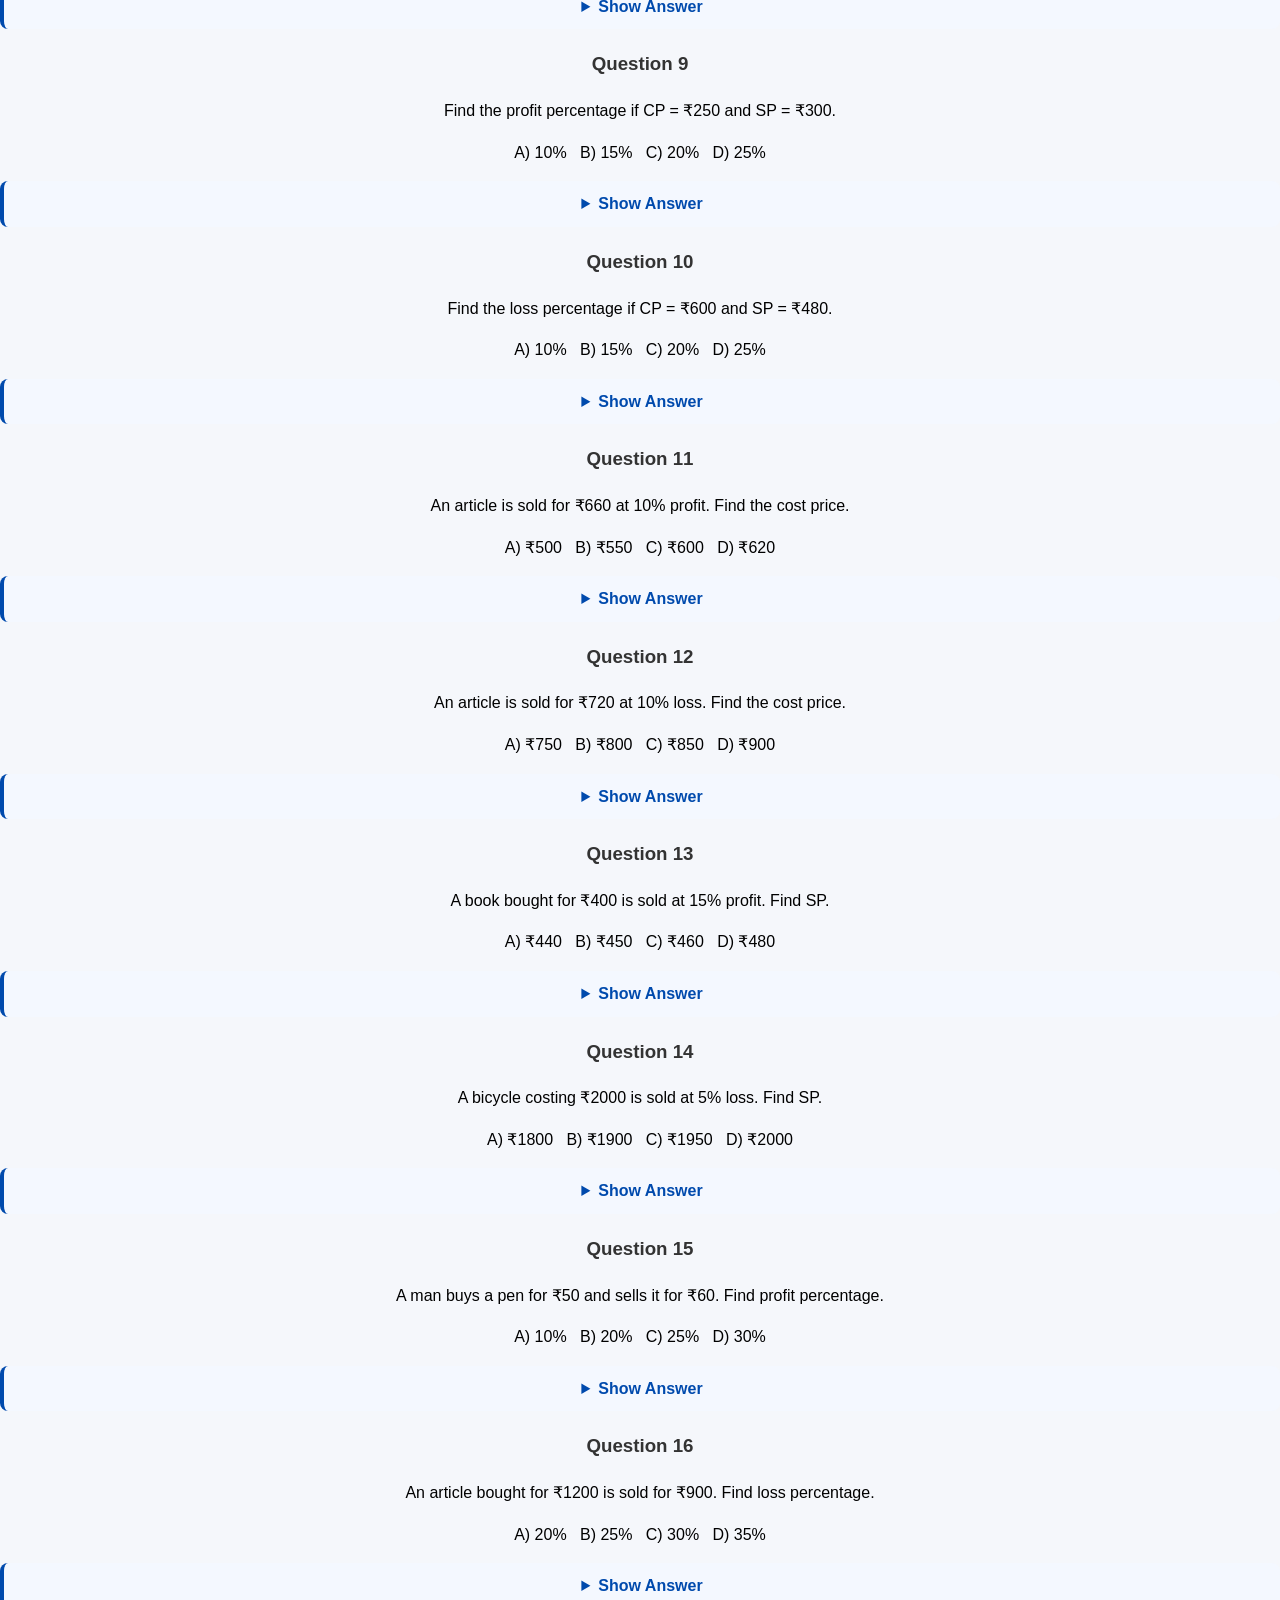
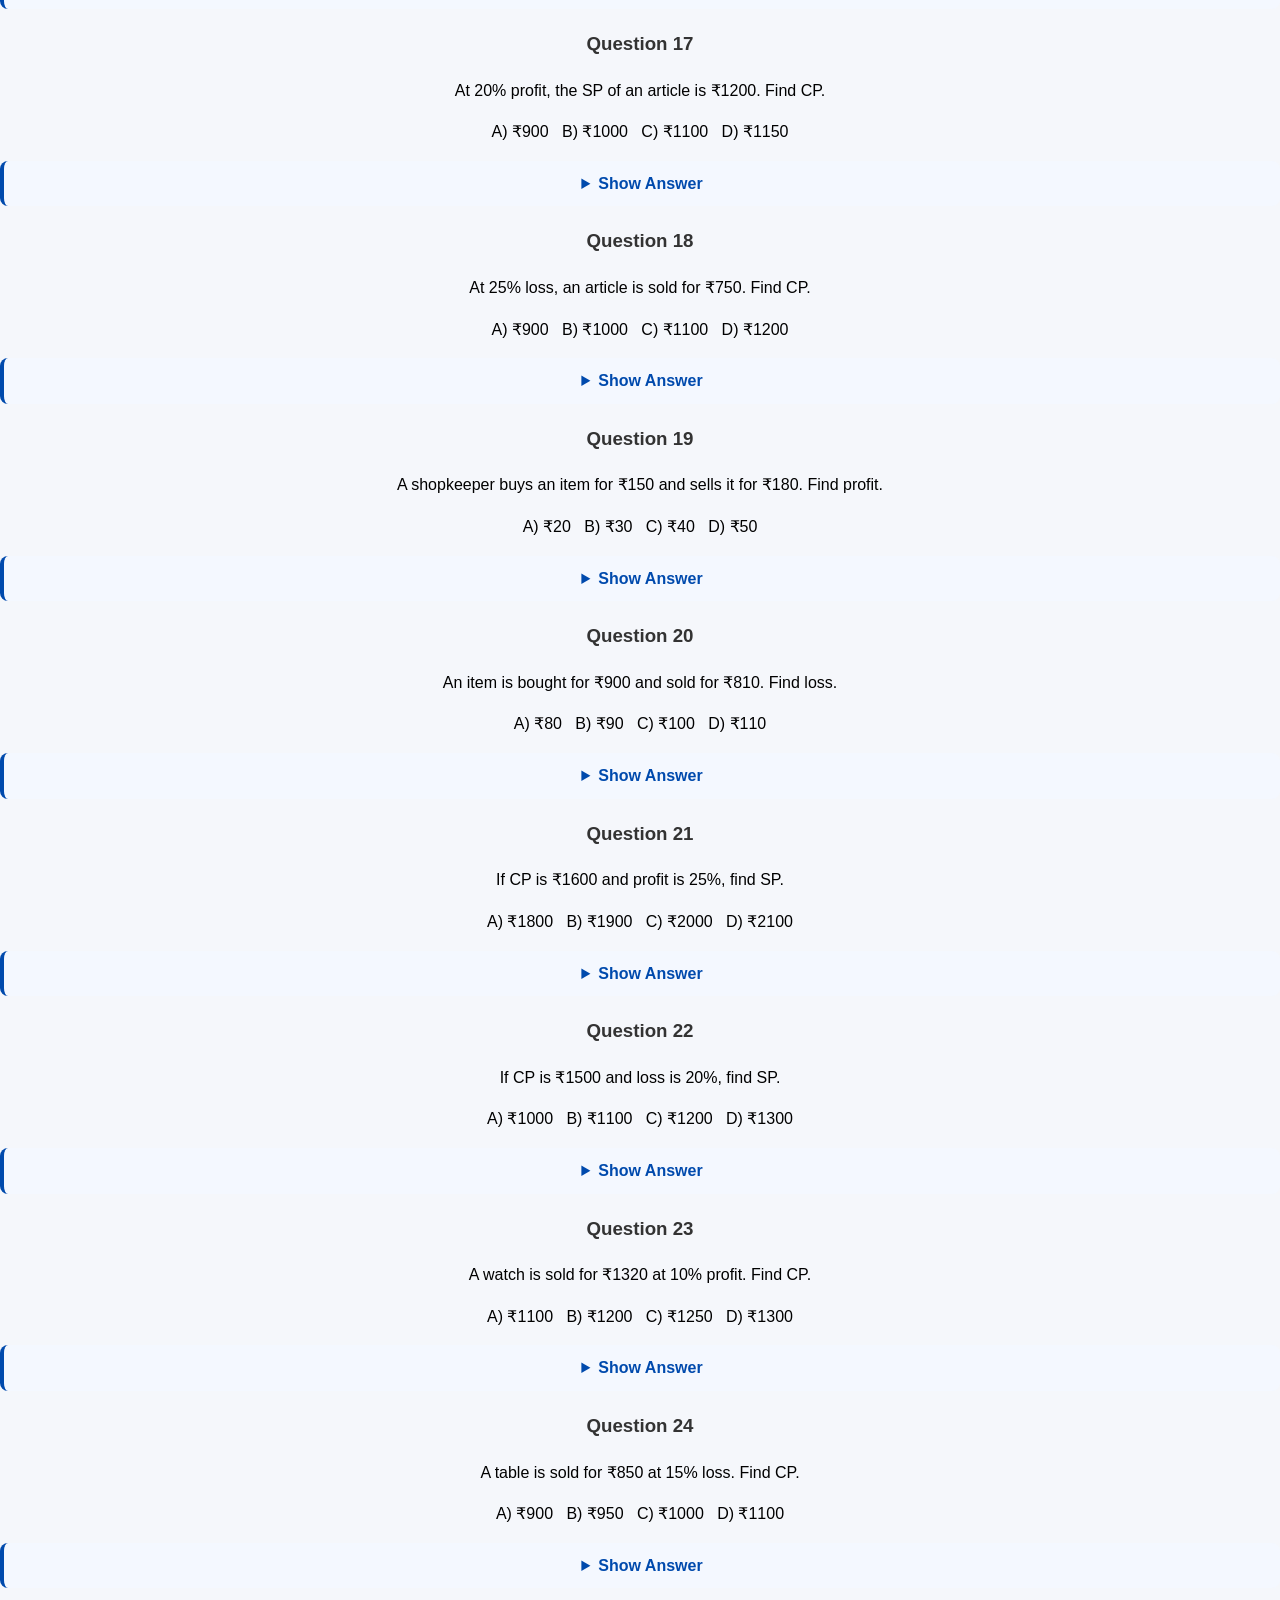
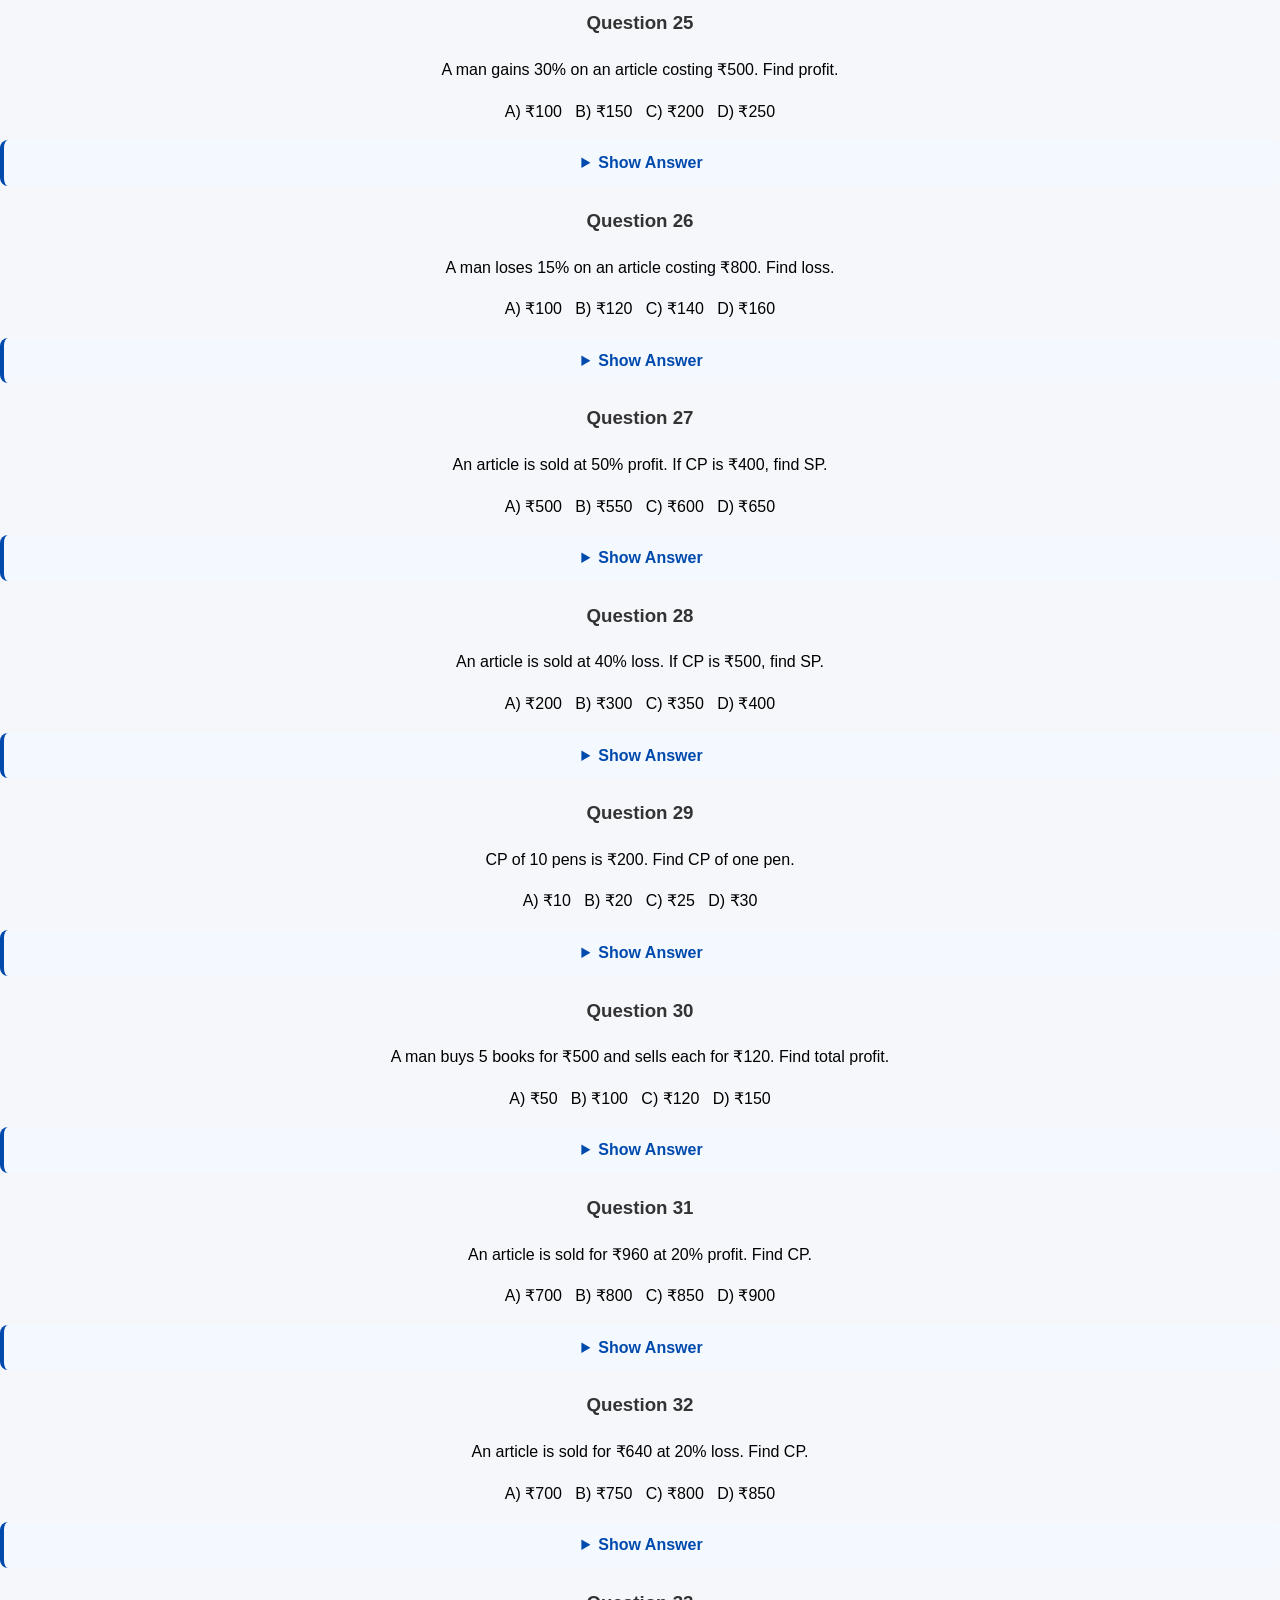
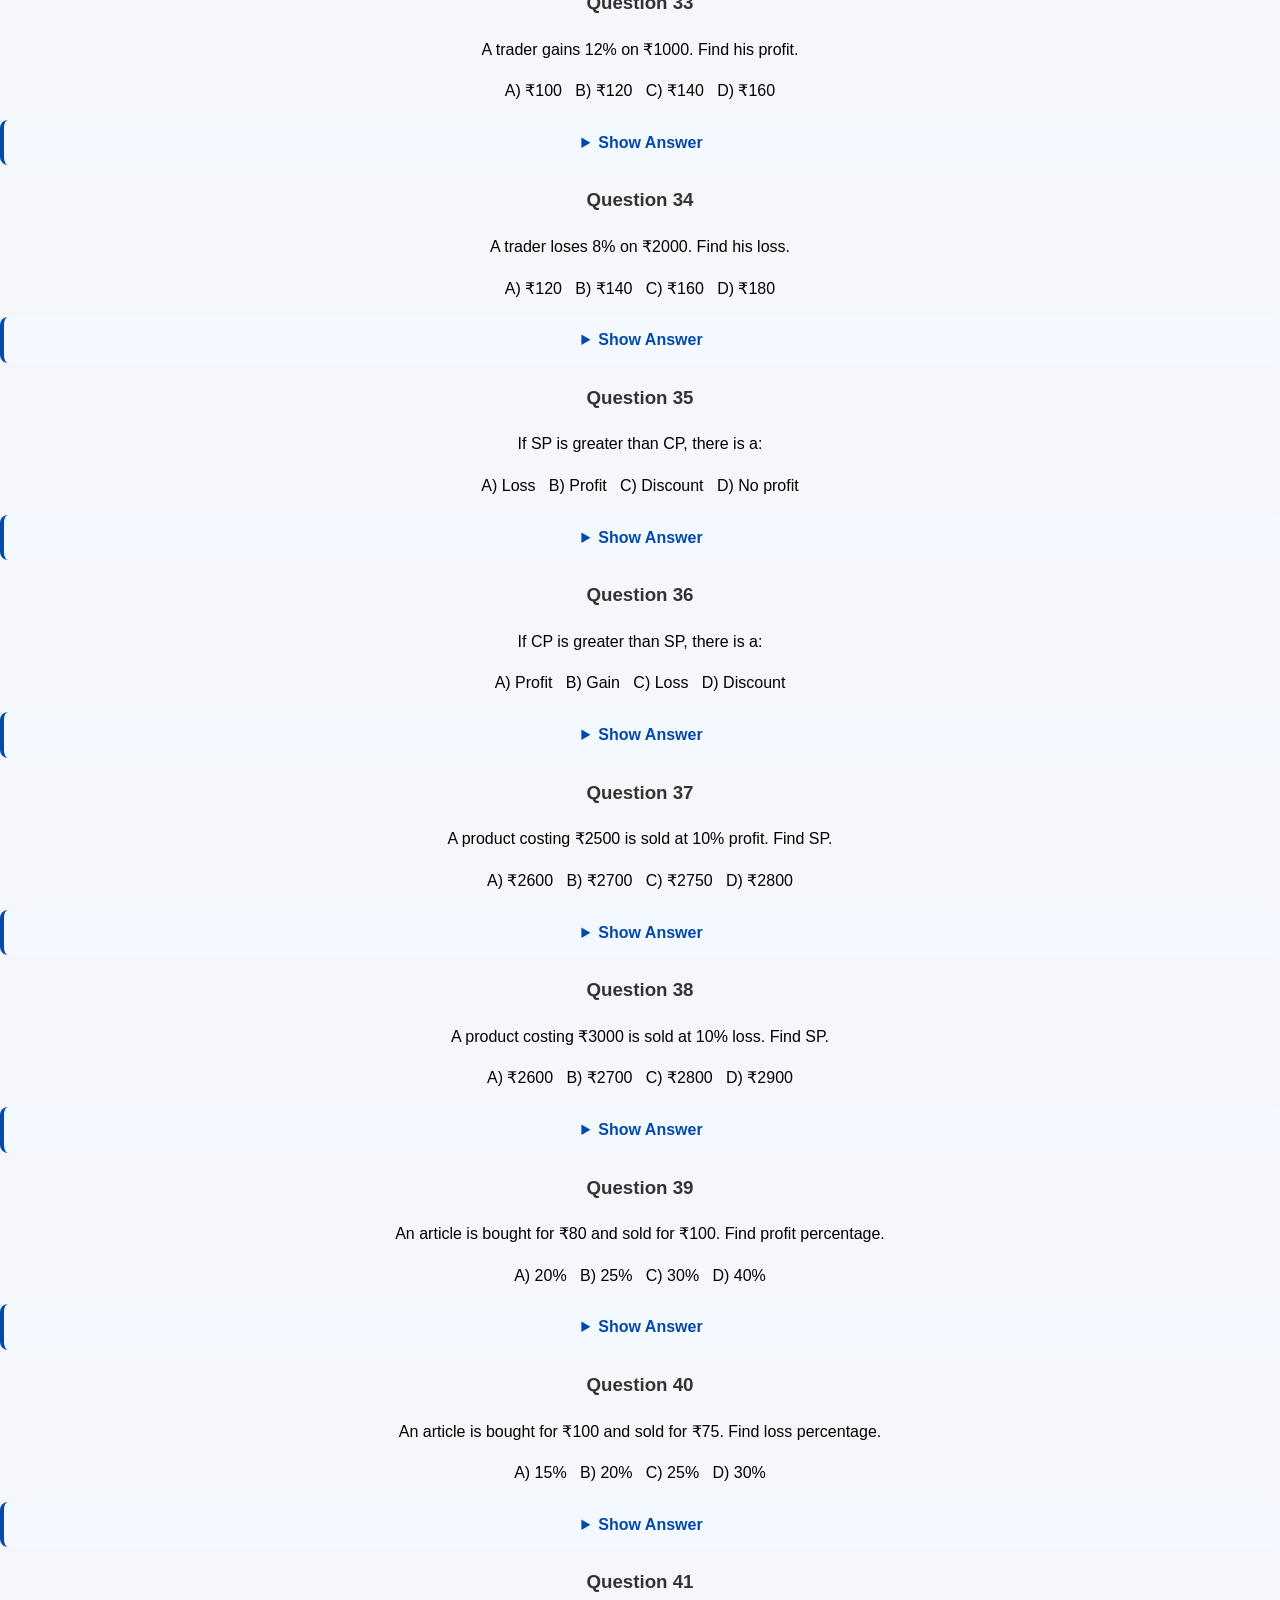
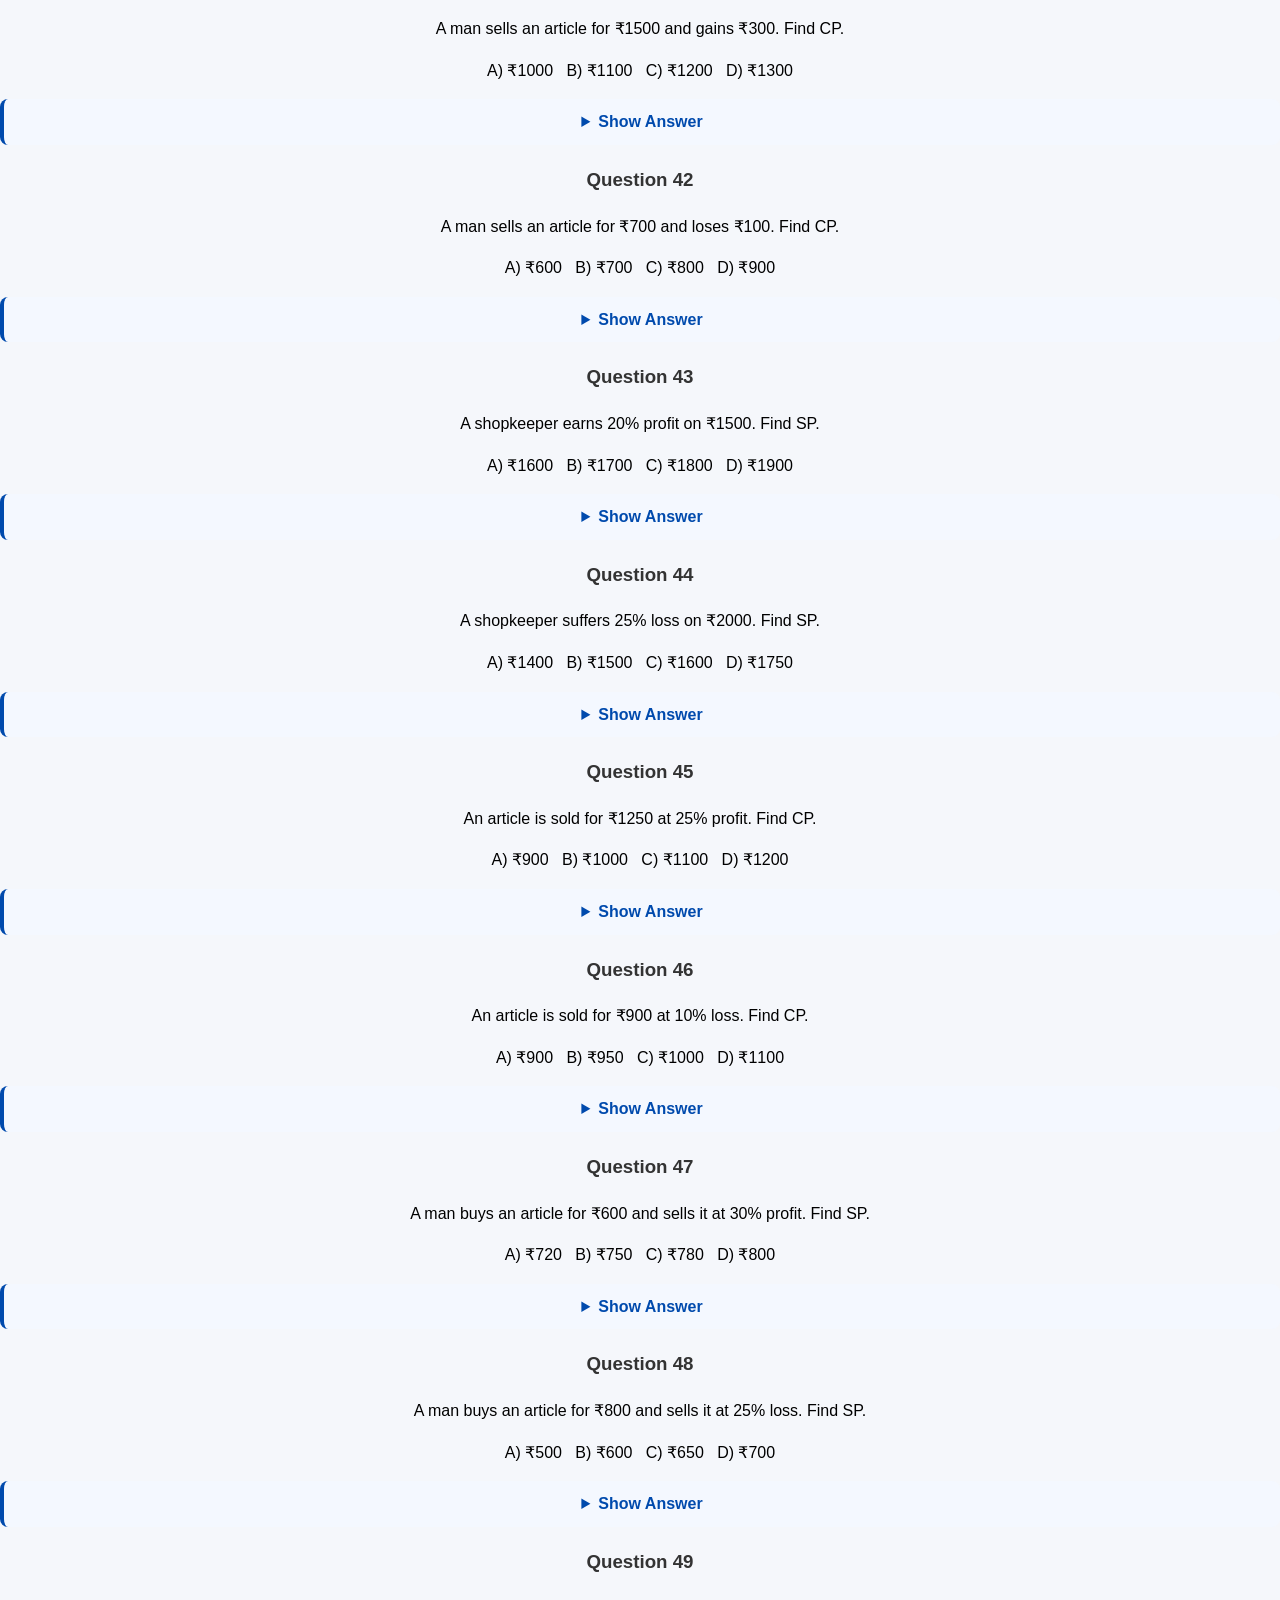
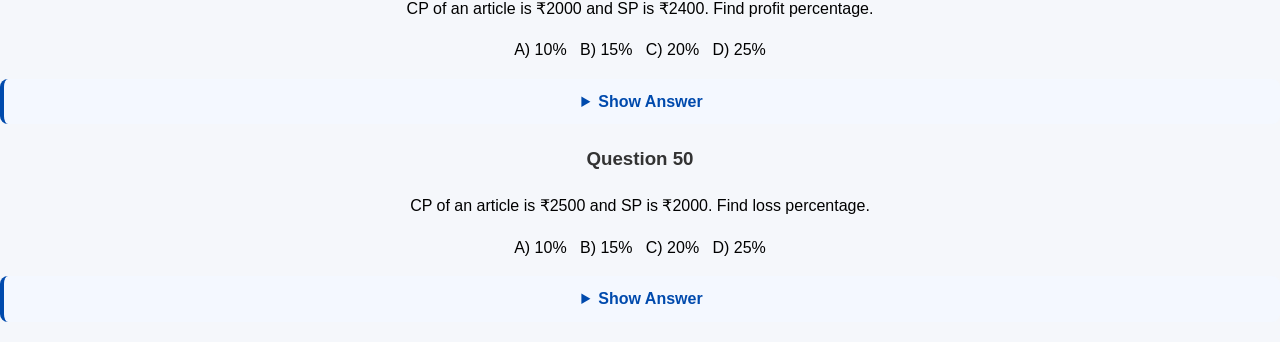
<file: profit-loss.html>
<!DOCTYPE html>
<html lang="en">
<head>
<meta charset="UTF-8">
<meta name="viewport" content="width=device-width, initial-scale=1.0">
<title>Profit and Loss - Sri Career Point</title>
<link rel="stylesheet" href="style.css">
</head>

<body>

<h1>Profit and Loss - 50 Practice Questions</h1>

<h3>Question 1</h3>
<p>An article is bought for ₹100 and sold for ₹120. Find the profit.</p>
<p>A) ₹10 &nbsp; B) ₹20 &nbsp; C) ₹30 &nbsp; D) ₹40</p>
<details><summary>Show Answer</summary>
<p><b>Answer: B) ₹20</b></p>
<p><b>Explanation:</b> Profit = SP - CP = 120 - 100 = ₹20.</p>
</details>

<h3>Question 2</h3>
<p>An article is bought for ₹200 and sold for ₹180. Find the loss.</p>
<p>A) ₹10 &nbsp; B) ₹20 &nbsp; C) ₹30 &nbsp; D) ₹40</p>
<details><summary>Show Answer</summary>
<p><b>Answer: B) ₹20</b></p>
<p><b>Explanation:</b> Loss = CP - SP = 200 - 180 = ₹20.</p>
</details>

<h3>Question 3</h3>
<p>CP = ₹500 and SP = ₹600. Find the profit percentage.</p>
<p>A) 10% &nbsp; B) 20% &nbsp; C) 25% &nbsp; D) 30%</p>
<details><summary>Show Answer</summary>
<p><b>Answer: B) 20%</b></p>
<p><b>Explanation:</b> Profit = ₹100. Profit% = (100/500) × 100 = 20%.</p>
</details>

<h3>Question 4</h3>
<p>CP = ₹400 and SP = ₹360. Find the loss percentage.</p>
<p>A) 5% &nbsp; B) 10% &nbsp; C) 15% &nbsp; D) 20%</p>
<details><summary>Show Answer</summary>
<p><b>Answer: B) 10%</b></p>
<p><b>Explanation:</b> Loss = 400 - 360 = ₹40. Loss% = (40/400) × 100 = 10%.</p>
</details>

<h3>Question 5</h3>
<p>An article costs ₹800. It is sold at 25% profit. Find the selling price.</p>
<p>A) ₹900 &nbsp; B) ₹950 &nbsp; C) ₹1000 &nbsp; D) ₹1100</p>
<details><summary>Show Answer</summary>
<p><b>Answer: C) ₹1000</b></p>
<p><b>Explanation:</b> Profit = 25% of 800 = ₹200. SP = 800 + 200 = ₹1000.</p>
</details>

<h3>Question 6</h3>
<p>An article costs ₹1000 and is sold at 20% loss. Find the selling price.</p>
<p>A) ₹700 &nbsp; B) ₹800 &nbsp; C) ₹900 &nbsp; D) ₹950</p>
<details><summary>Show Answer</summary>
<p><b>Answer: B) ₹800</b></p>
<p><b>Explanation:</b> Loss = 20% of 1000 = ₹200. SP = 1000 - 200 = ₹800.</p>
</details>

<h3>Question 7</h3>
<p>A shopkeeper gains ₹150 on an article costing ₹750. Find the selling price.</p>
<p>A) ₹800 &nbsp; B) ₹850 &nbsp; C) ₹900 &nbsp; D) ₹950</p>
<details><summary>Show Answer</summary>
<p><b>Answer: C) ₹900</b></p>
<p><b>Explanation:</b> SP = CP + Profit = 750 + 150 = ₹900.</p>
</details>

<h3>Question 8</h3>
<p>A man loses ₹50 by selling an article for ₹450. Find the cost price.</p>
<p>A) ₹400 &nbsp; B) ₹450 &nbsp; C) ₹500 &nbsp; D) ₹550</p>
<details><summary>Show Answer</summary>
<p><b>Answer: C) ₹500</b></p>
<p><b>Explanation:</b> CP = SP + Loss = 450 + 50 = ₹500.</p>
</details>

<h3>Question 9</h3>
<p>Find the profit percentage if CP = ₹250 and SP = ₹300.</p>
<p>A) 10% &nbsp; B) 15% &nbsp; C) 20% &nbsp; D) 25%</p>
<details><summary>Show Answer</summary>
<p><b>Answer: C) 20%</b></p>
<p><b>Explanation:</b> Profit = ₹50. Profit% = (50/250) × 100 = 20%.</p>
</details>

<h3>Question 10</h3>
<p>Find the loss percentage if CP = ₹600 and SP = ₹480.</p>
<p>A) 10% &nbsp; B) 15% &nbsp; C) 20% &nbsp; D) 25%</p>
<details><summary>Show Answer</summary>
<p><b>Answer: C) 20%</b></p>
<p><b>Explanation:</b> Loss = ₹120. Loss% = (120/600) × 100 = 20%.</p>
</details>

<h3>Question 11</h3>
<p>An article is sold for ₹660 at 10% profit. Find the cost price.</p>
<p>A) ₹500 &nbsp; B) ₹550 &nbsp; C) ₹600 &nbsp; D) ₹620</p>
<details><summary>Show Answer</summary>
<p><b>Answer: C) ₹600</b></p>
<p><b>Explanation:</b> SP = 110% of CP. CP = 660 × 100/110 = ₹600.</p>
</details>

<h3>Question 12</h3>
<p>An article is sold for ₹720 at 10% loss. Find the cost price.</p>
<p>A) ₹750 &nbsp; B) ₹800 &nbsp; C) ₹850 &nbsp; D) ₹900</p>
<details><summary>Show Answer</summary>
<p><b>Answer: B) ₹800</b></p>
<p><b>Explanation:</b> SP = 90% of CP. CP = 720 × 100/90 = ₹800.</p>
</details>

<h3>Question 13</h3>
<p>A book bought for ₹400 is sold at 15% profit. Find SP.</p>
<p>A) ₹440 &nbsp; B) ₹450 &nbsp; C) ₹460 &nbsp; D) ₹480</p>
<details><summary>Show Answer</summary>
<p><b>Answer: C) ₹460</b></p>
<p><b>Explanation:</b> Profit = 15% of 400 = ₹60. SP = ₹460.</p>
</details>

<h3>Question 14</h3>
<p>A bicycle costing ₹2000 is sold at 5% loss. Find SP.</p>
<p>A) ₹1800 &nbsp; B) ₹1900 &nbsp; C) ₹1950 &nbsp; D) ₹2000</p>
<details><summary>Show Answer</summary>
<p><b>Answer: B) ₹1900</b></p>
<p><b>Explanation:</b> Loss = 5% of 2000 = ₹100. SP = ₹1900.</p>
</details>

<h3>Question 15</h3>
<p>A man buys a pen for ₹50 and sells it for ₹60. Find profit percentage.</p>
<p>A) 10% &nbsp; B) 20% &nbsp; C) 25% &nbsp; D) 30%</p>
<details><summary>Show Answer</summary>
<p><b>Answer: B) 20%</b></p>
<p><b>Explanation:</b> Profit = ₹10. Profit% = (10/50) × 100 = 20%.</p>
</details>

<h3>Question 16</h3>
<p>An article bought for ₹1200 is sold for ₹900. Find loss percentage.</p>
<p>A) 20% &nbsp; B) 25% &nbsp; C) 30% &nbsp; D) 35%</p>
<details><summary>Show Answer</summary>
<p><b>Answer: B) 25%</b></p>
<p><b>Explanation:</b> Loss = ₹300. Loss% = (300/1200) × 100 = 25%.</p>
</details>

<h3>Question 17</h3>
<p>At 20% profit, the SP of an article is ₹1200. Find CP.</p>
<p>A) ₹900 &nbsp; B) ₹1000 &nbsp; C) ₹1100 &nbsp; D) ₹1150</p>
<details><summary>Show Answer</summary>
<p><b>Answer: B) ₹1000</b></p>
<p><b>Explanation:</b> CP = 1200 × 100/120 = ₹1000.</p>
</details>

<h3>Question 18</h3>
<p>At 25% loss, an article is sold for ₹750. Find CP.</p>
<p>A) ₹900 &nbsp; B) ₹1000 &nbsp; C) ₹1100 &nbsp; D) ₹1200</p>
<details><summary>Show Answer</summary>
<p><b>Answer: B) ₹1000</b></p>
<p><b>Explanation:</b> SP = 75% of CP. CP = 750 × 100/75 = ₹1000.</p>
</details>

<h3>Question 19</h3>
<p>A shopkeeper buys an item for ₹150 and sells it for ₹180. Find profit.</p>
<p>A) ₹20 &nbsp; B) ₹30 &nbsp; C) ₹40 &nbsp; D) ₹50</p>
<details><summary>Show Answer</summary>
<p><b>Answer: B) ₹30</b></p>
<p><b>Explanation:</b> Profit = 180 - 150 = ₹30.</p>
</details>

<h3>Question 20</h3>
<p>An item is bought for ₹900 and sold for ₹810. Find loss.</p>
<p>A) ₹80 &nbsp; B) ₹90 &nbsp; C) ₹100 &nbsp; D) ₹110</p>
<details><summary>Show Answer</summary>
<p><b>Answer: B) ₹90</b></p>
<p><b>Explanation:</b> Loss = 900 - 810 = ₹90.</p>
</details>

<h3>Question 21</h3>
<p>If CP is ₹1600 and profit is 25%, find SP.</p>
<p>A) ₹1800 &nbsp; B) ₹1900 &nbsp; C) ₹2000 &nbsp; D) ₹2100</p>
<details><summary>Show Answer</summary>
<p><b>Answer: C) ₹2000</b></p>
<p><b>Explanation:</b> Profit = 25% of 1600 = ₹400. SP = ₹2000.</p>
</details>

<h3>Question 22</h3>
<p>If CP is ₹1500 and loss is 20%, find SP.</p>
<p>A) ₹1000 &nbsp; B) ₹1100 &nbsp; C) ₹1200 &nbsp; D) ₹1300</p>
<details><summary>Show Answer</summary>
<p><b>Answer: C) ₹1200</b></p>
<p><b>Explanation:</b> Loss = 20% of 1500 = ₹300. SP = ₹1200.</p>
</details>

<h3>Question 23</h3>
<p>A watch is sold for ₹1320 at 10% profit. Find CP.</p>
<p>A) ₹1100 &nbsp; B) ₹1200 &nbsp; C) ₹1250 &nbsp; D) ₹1300</p>
<details><summary>Show Answer</summary>
<p><b>Answer: B) ₹1200</b></p>
<p><b>Explanation:</b> CP = 1320 × 100/110 = ₹1200.</p>
</details>

<h3>Question 24</h3>
<p>A table is sold for ₹850 at 15% loss. Find CP.</p>
<p>A) ₹900 &nbsp; B) ₹950 &nbsp; C) ₹1000 &nbsp; D) ₹1100</p>
<details><summary>Show Answer</summary>
<p><b>Answer: C) ₹1000</b></p>
<p><b>Explanation:</b> SP = 85% of CP. CP = 850 × 100/85 = ₹1000.</p>
</details>

<h3>Question 25</h3>
<p>A man gains 30% on an article costing ₹500. Find profit.</p>
<p>A) ₹100 &nbsp; B) ₹150 &nbsp; C) ₹200 &nbsp; D) ₹250</p>
<details><summary>Show Answer</summary>
<p><b>Answer: B) ₹150</b></p>
<p><b>Explanation:</b> Profit = 30% of 500 = ₹150.</p>
</details>

<h3>Question 26</h3>
<p>A man loses 15% on an article costing ₹800. Find loss.</p>
<p>A) ₹100 &nbsp; B) ₹120 &nbsp; C) ₹140 &nbsp; D) ₹160</p>
<details><summary>Show Answer</summary>
<p><b>Answer: B) ₹120</b></p>
<p><b>Explanation:</b> Loss = 15% of 800 = ₹120.</p>
</details>

<h3>Question 27</h3>
<p>An article is sold at 50% profit. If CP is ₹400, find SP.</p>
<p>A) ₹500 &nbsp; B) ₹550 &nbsp; C) ₹600 &nbsp; D) ₹650</p>
<details><summary>Show Answer</summary>
<p><b>Answer: C) ₹600</b></p>
<p><b>Explanation:</b> Profit = 50% of 400 = ₹200. SP = ₹600.</p>
</details>

<h3>Question 28</h3>
<p>An article is sold at 40% loss. If CP is ₹500, find SP.</p>
<p>A) ₹200 &nbsp; B) ₹300 &nbsp; C) ₹350 &nbsp; D) ₹400</p>
<details><summary>Show Answer</summary>
<p><b>Answer: B) ₹300</b></p>
<p><b>Explanation:</b> Loss = 40% of 500 = ₹200. SP = ₹300.</p>
</details>

<h3>Question 29</h3>
<p>CP of 10 pens is ₹200. Find CP of one pen.</p>
<p>A) ₹10 &nbsp; B) ₹20 &nbsp; C) ₹25 &nbsp; D) ₹30</p>
<details><summary>Show Answer</summary>
<p><b>Answer: B) ₹20</b></p>
<p><b>Explanation:</b> CP of one pen = 200 ÷ 10 = ₹20.</p>
</details>

<h3>Question 30</h3>
<p>A man buys 5 books for ₹500 and sells each for ₹120. Find total profit.</p>
<p>A) ₹50 &nbsp; B) ₹100 &nbsp; C) ₹120 &nbsp; D) ₹150</p>
<details><summary>Show Answer</summary>
<p><b>Answer: B) ₹100</b></p>
<p><b>Explanation:</b> Total SP = 5 × 120 = ₹600. Profit = 600 - 500 = ₹100.</p>
</details>

<h3>Question 31</h3>
<p>An article is sold for ₹960 at 20% profit. Find CP.</p>
<p>A) ₹700 &nbsp; B) ₹800 &nbsp; C) ₹850 &nbsp; D) ₹900</p>
<details><summary>Show Answer</summary>
<p><b>Answer: B) ₹800</b></p>
<p><b>Explanation:</b> CP = 960 × 100/120 = ₹800.</p>
</details>

<h3>Question 32</h3>
<p>An article is sold for ₹640 at 20% loss. Find CP.</p>
<p>A) ₹700 &nbsp; B) ₹750 &nbsp; C) ₹800 &nbsp; D) ₹850</p>
<details><summary>Show Answer</summary>
<p><b>Answer: C) ₹800</b></p>
<p><b>Explanation:</b> CP = 640 × 100/80 = ₹800.</p>
</details>

<h3>Question 33</h3>
<p>A trader gains 12% on ₹1000. Find his profit.</p>
<p>A) ₹100 &nbsp; B) ₹120 &nbsp; C) ₹140 &nbsp; D) ₹160</p>
<details><summary>Show Answer</summary>
<p><b>Answer: B) ₹120</b></p>
<p><b>Explanation:</b> Profit = 12% of 1000 = ₹120.</p>
</details>

<h3>Question 34</h3>
<p>A trader loses 8% on ₹2000. Find his loss.</p>
<p>A) ₹120 &nbsp; B) ₹140 &nbsp; C) ₹160 &nbsp; D) ₹180</p>
<details><summary>Show Answer</summary>
<p><b>Answer: C) ₹160</b></p>
<p><b>Explanation:</b> Loss = 8% of 2000 = ₹160.</p>
</details>

<h3>Question 35</h3>
<p>If SP is greater than CP, there is a:</p>
<p>A) Loss &nbsp; B) Profit &nbsp; C) Discount &nbsp; D) No profit</p>
<details><summary>Show Answer</summary>
<p><b>Answer: B) Profit</b></p>
<p><b>Explanation:</b> When Selling Price is greater than Cost Price, the seller makes a profit.</p>
</details>

<h3>Question 36</h3>
<p>If CP is greater than SP, there is a:</p>
<p>A) Profit &nbsp; B) Gain &nbsp; C) Loss &nbsp; D) Discount</p>
<details><summary>Show Answer</summary>
<p><b>Answer: C) Loss</b></p>
<p><b>Explanation:</b> When Cost Price is greater than Selling Price, there is a loss.</p>
</details>

<h3>Question 37</h3>
<p>A product costing ₹2500 is sold at 10% profit. Find SP.</p>
<p>A) ₹2600 &nbsp; B) ₹2700 &nbsp; C) ₹2750 &nbsp; D) ₹2800</p>
<details><summary>Show Answer</summary>
<p><b>Answer: C) ₹2750</b></p>
<p><b>Explanation:</b> Profit = ₹250. SP = 2500 + 250 = ₹2750.</p>
</details>

<h3>Question 38</h3>
<p>A product costing ₹3000 is sold at 10% loss. Find SP.</p>
<p>A) ₹2600 &nbsp; B) ₹2700 &nbsp; C) ₹2800 &nbsp; D) ₹2900</p>
<details><summary>Show Answer</summary>
<p><b>Answer: B) ₹2700</b></p>
<p><b>Explanation:</b> Loss = ₹300. SP = 3000 - 300 = ₹2700.</p>
</details>

<h3>Question 39</h3>
<p>An article is bought for ₹80 and sold for ₹100. Find profit percentage.</p>
<p>A) 20% &nbsp; B) 25% &nbsp; C) 30% &nbsp; D) 40%</p>
<details><summary>Show Answer</summary>
<p><b>Answer: B) 25%</b></p>
<p><b>Explanation:</b> Profit = ₹20. Profit% = (20/80) × 100 = 25%.</p>
</details>

<h3>Question 40</h3>
<p>An article is bought for ₹100 and sold for ₹75. Find loss percentage.</p>
<p>A) 15% &nbsp; B) 20% &nbsp; C) 25% &nbsp; D) 30%</p>
<details><summary>Show Answer</summary>
<p><b>Answer: C) 25%</b></p>
<p><b>Explanation:</b> Loss = ₹25. Loss% = (25/100) × 100 = 25%.</p>
</details>

<h3>Question 41</h3>
<p>A man sells an article for ₹1500 and gains ₹300. Find CP.</p>
<p>A) ₹1000 &nbsp; B) ₹1100 &nbsp; C) ₹1200 &nbsp; D) ₹1300</p>
<details><summary>Show Answer</summary>
<p><b>Answer: C) ₹1200</b></p>
<p><b>Explanation:</b> CP = SP - Profit = 1500 - 300 = ₹1200.</p>
</details>

<h3>Question 42</h3>
<p>A man sells an article for ₹700 and loses ₹100. Find CP.</p>
<p>A) ₹600 &nbsp; B) ₹700 &nbsp; C) ₹800 &nbsp; D) ₹900</p>
<details><summary>Show Answer</summary>
<p><b>Answer: C) ₹800</b></p>
<p><b>Explanation:</b> CP = SP + Loss = 700 + 100 = ₹800.</p>
</details>

<h3>Question 43</h3>
<p>A shopkeeper earns 20% profit on ₹1500. Find SP.</p>
<p>A) ₹1600 &nbsp; B) ₹1700 &nbsp; C) ₹1800 &nbsp; D) ₹1900</p>
<details><summary>Show Answer</summary>
<p><b>Answer: C) ₹1800</b></p>
<p><b>Explanation:</b> Profit = 20% of 1500 = ₹300. SP = ₹1800.</p>
</details>

<h3>Question 44</h3>
<p>A shopkeeper suffers 25% loss on ₹2000. Find SP.</p>
<p>A) ₹1400 &nbsp; B) ₹1500 &nbsp; C) ₹1600 &nbsp; D) ₹1750</p>
<details><summary>Show Answer</summary>
<p><b>Answer: B) ₹1500</b></p>
<p><b>Explanation:</b> Loss = 25% of 2000 = ₹500. SP = ₹1500.</p>
</details>

<h3>Question 45</h3>
<p>An article is sold for ₹1250 at 25% profit. Find CP.</p>
<p>A) ₹900 &nbsp; B) ₹1000 &nbsp; C) ₹1100 &nbsp; D) ₹1200</p>
<details><summary>Show Answer</summary>
<p><b>Answer: B) ₹1000</b></p>
<p><b>Explanation:</b> CP = 1250 × 100/125 = ₹1000.</p>
</details>

<h3>Question 46</h3>
<p>An article is sold for ₹900 at 10% loss. Find CP.</p>
<p>A) ₹900 &nbsp; B) ₹950 &nbsp; C) ₹1000 &nbsp; D) ₹1100</p>
<details><summary>Show Answer</summary>
<p><b>Answer: C) ₹1000</b></p>
<p><b>Explanation:</b> CP = 900 × 100/90 = ₹1000.</p>
</details>

<h3>Question 47</h3>
<p>A man buys an article for ₹600 and sells it at 30% profit. Find SP.</p>
<p>A) ₹720 &nbsp; B) ₹750 &nbsp; C) ₹780 &nbsp; D) ₹800</p>
<details><summary>Show Answer</summary>
<p><b>Answer: C) ₹780</b></p>
<p><b>Explanation:</b> Profit = 30% of 600 = ₹180. SP = ₹780.</p>
</details>

<h3>Question 48</h3>
<p>A man buys an article for ₹800 and sells it at 25% loss. Find SP.</p>
<p>A) ₹500 &nbsp; B) ₹600 &nbsp; C) ₹650 &nbsp; D) ₹700</p>
<details><summary>Show Answer</summary>
<p><b>Answer: B) ₹600</b></p>
<p><b>Explanation:</b> Loss = 25% of 800 = ₹200. SP = ₹600.</p>
</details>

<h3>Question 49</h3>
<p>CP of an article is ₹2000 and SP is ₹2400. Find profit percentage.</p>
<p>A) 10% &nbsp; B) 15% &nbsp; C) 20% &nbsp; D) 25%</p>
<details><summary>Show Answer</summary>
<p><b>Answer: C) 20%</b></p>
<p><b>Explanation:</b> Profit = ₹400. Profit% = (400/2000) × 100 = 20%.</p>
</details>

<h3>Question 50</h3>
<p>CP of an article is ₹2500 and SP is ₹2000. Find loss percentage.</p>
<p>A) 10% &nbsp; B) 15% &nbsp; C) 20% &nbsp; D) 25%</p>
<details><summary>Show Answer</summary>
<p><b>Answer: C) 20%</b></p>
<p><b>Explanation:</b> Loss = ₹500. Loss% = (500/2500) × 100 = 20%.</p>
</details>

</body>
  </html>
</file>
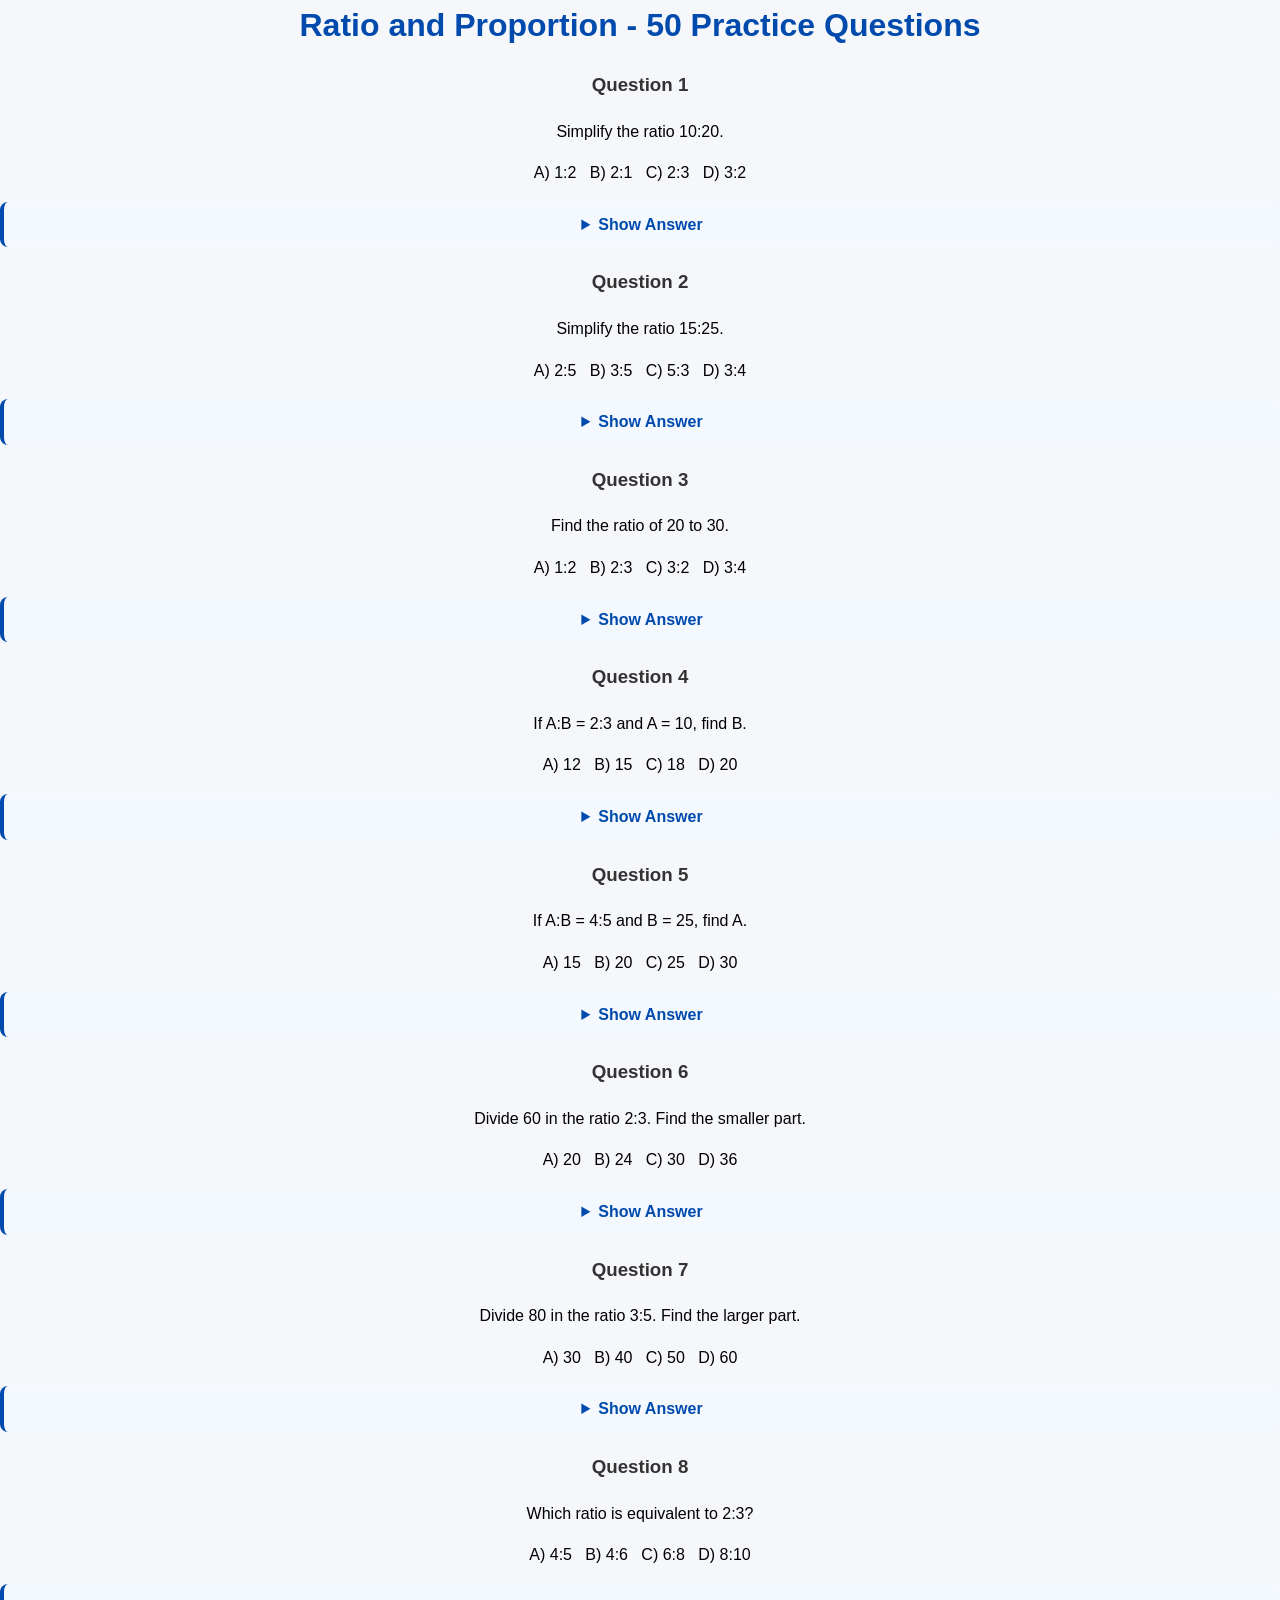
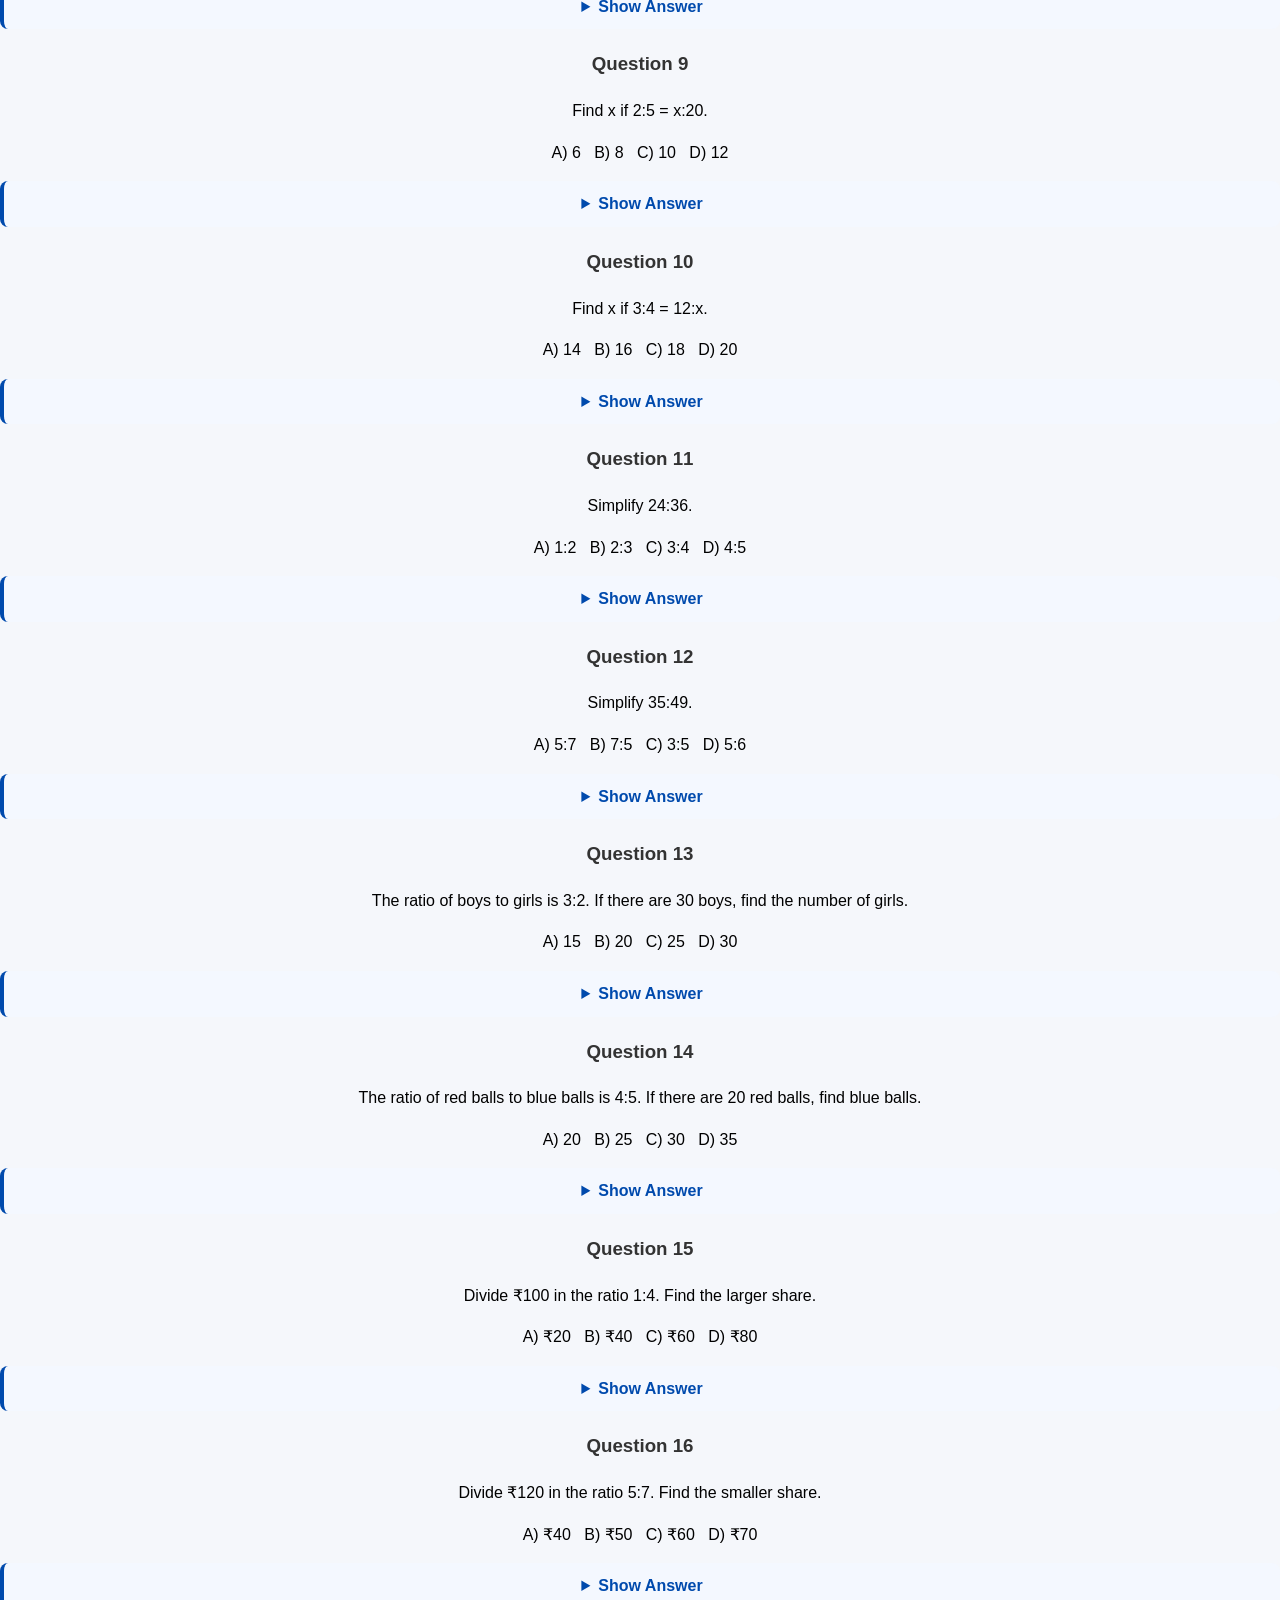
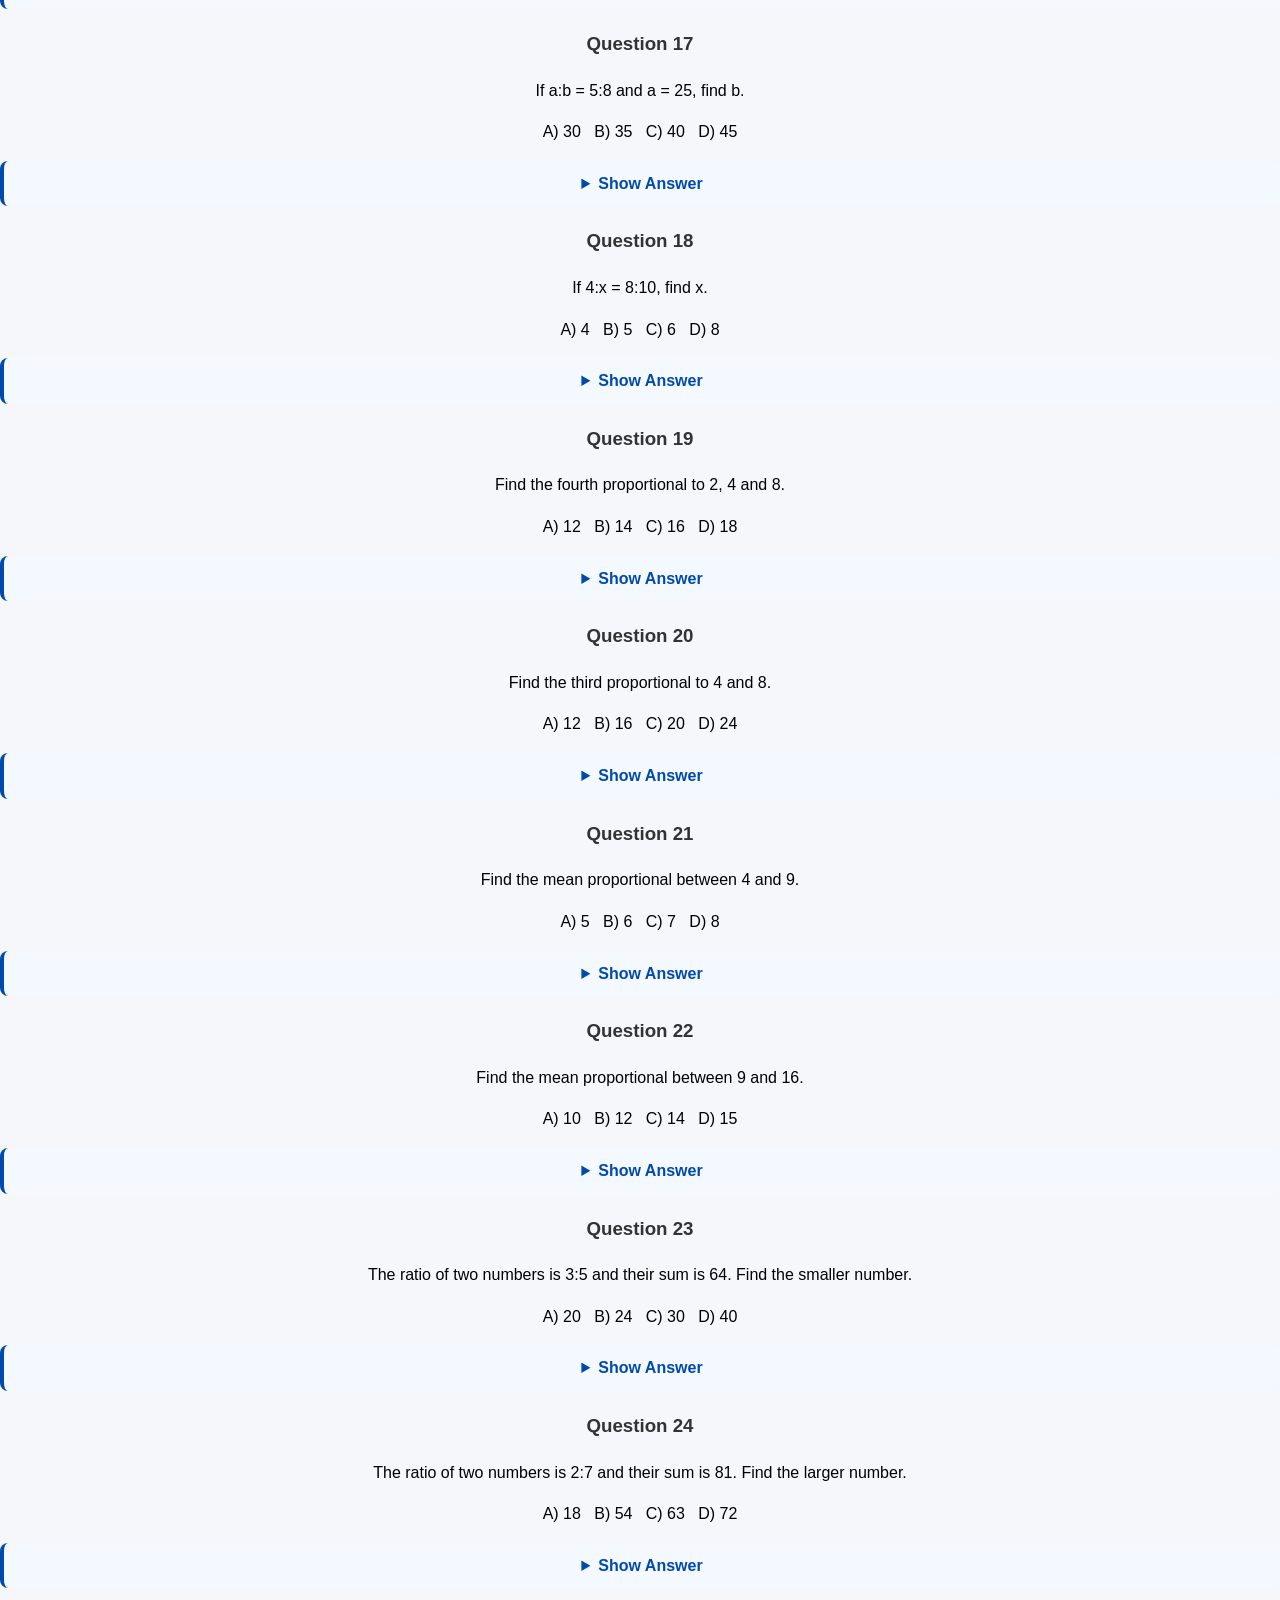
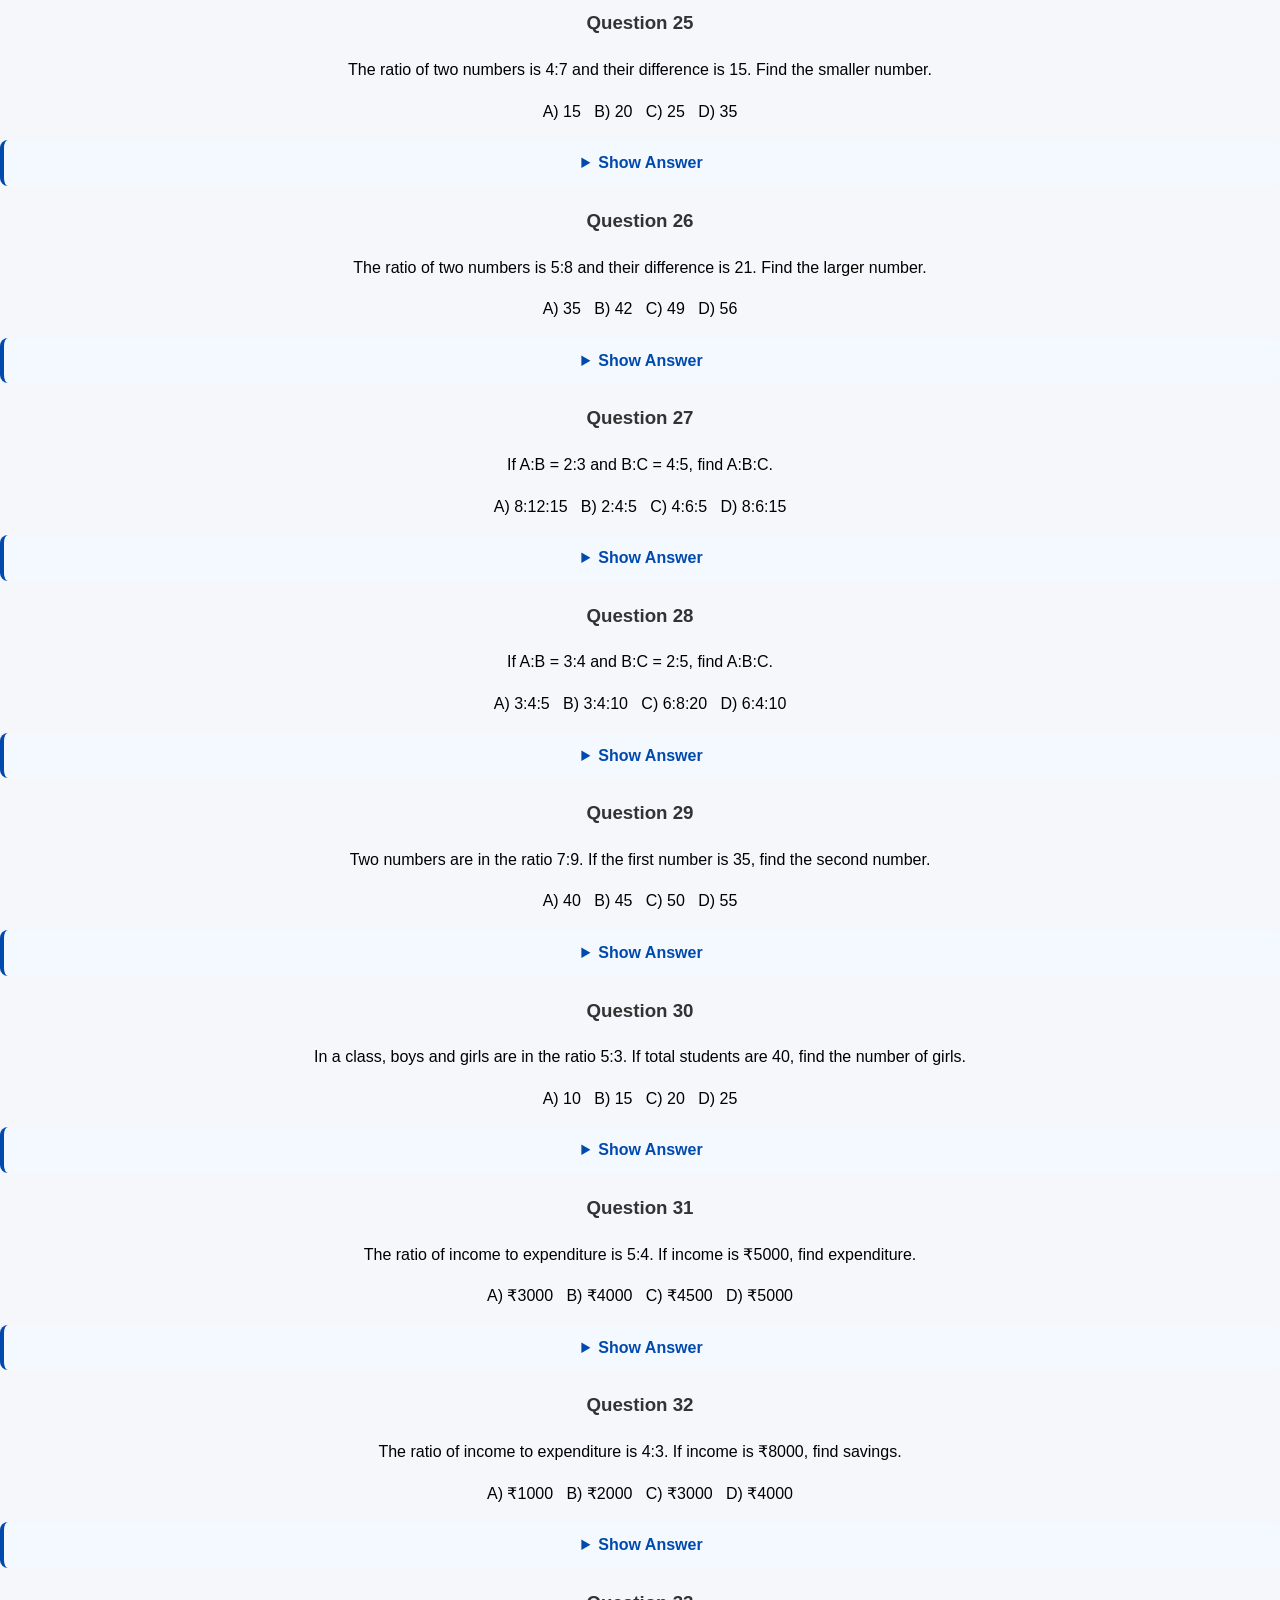
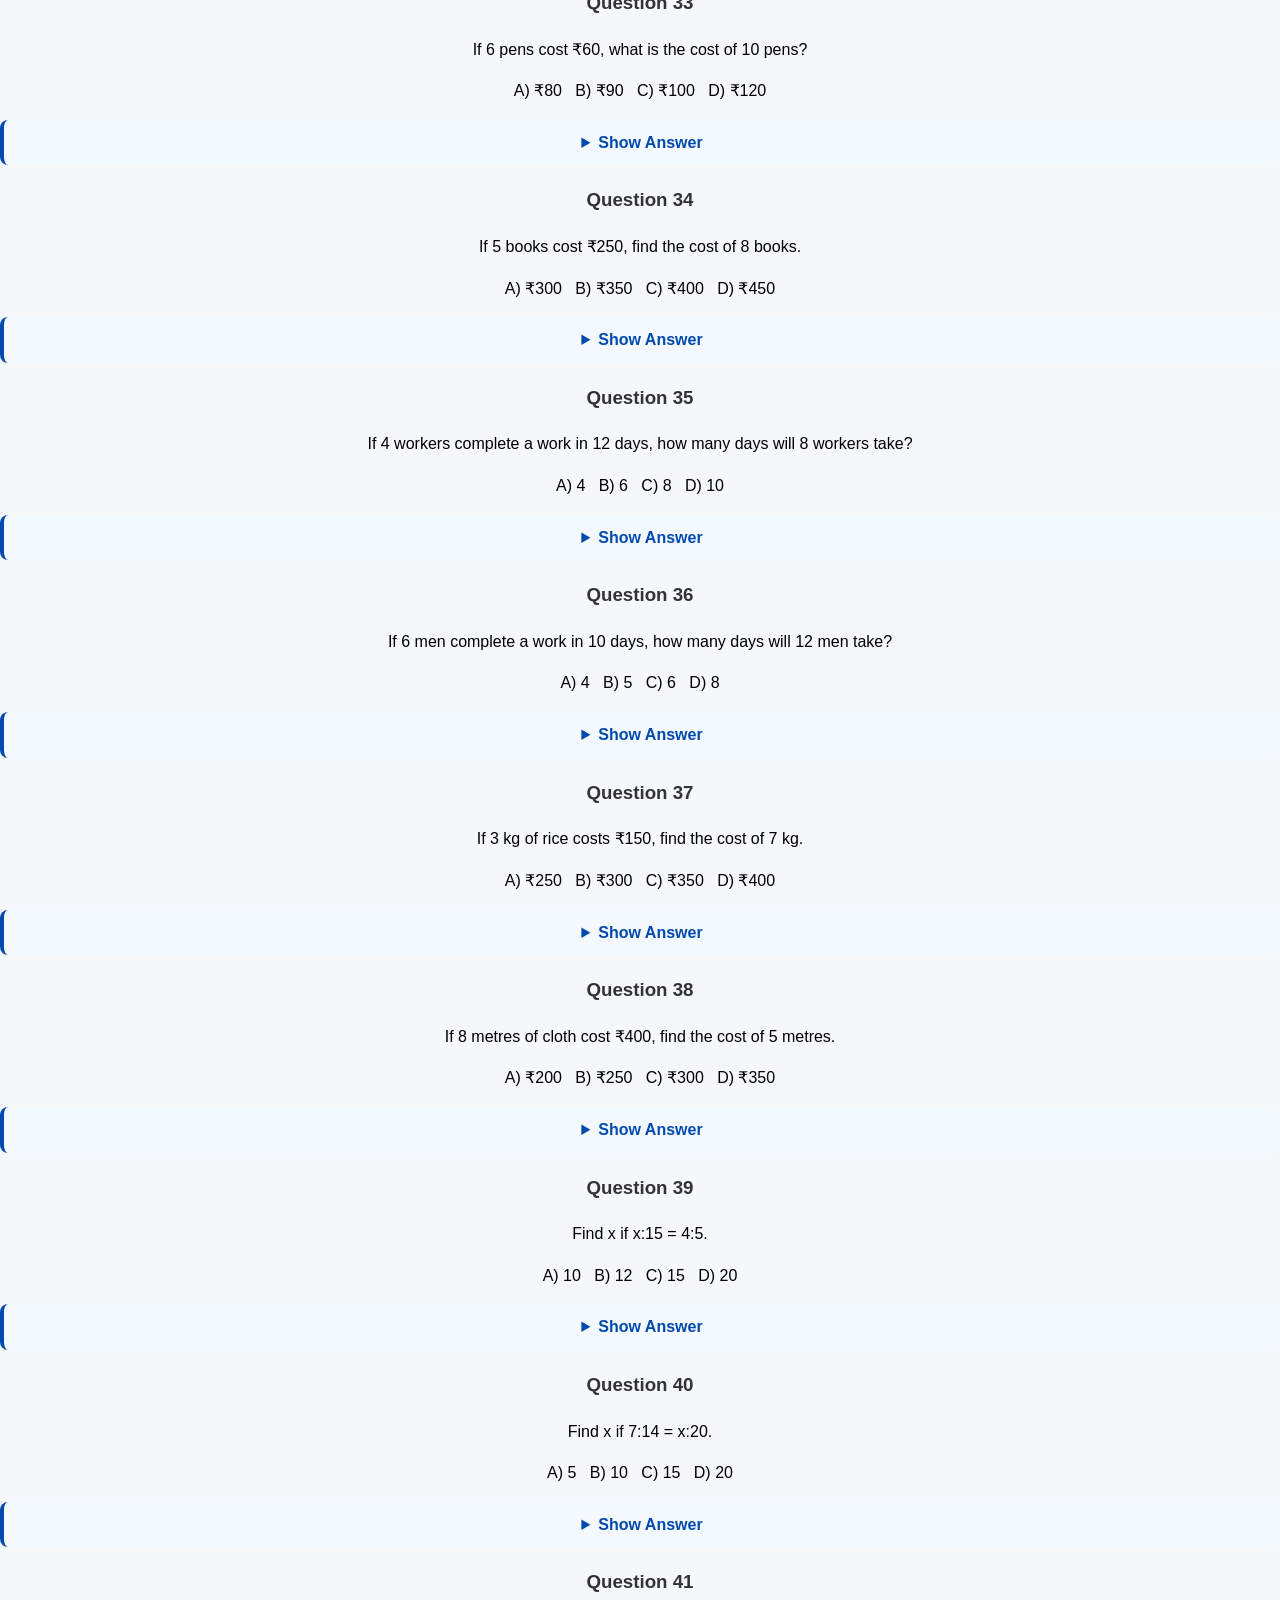
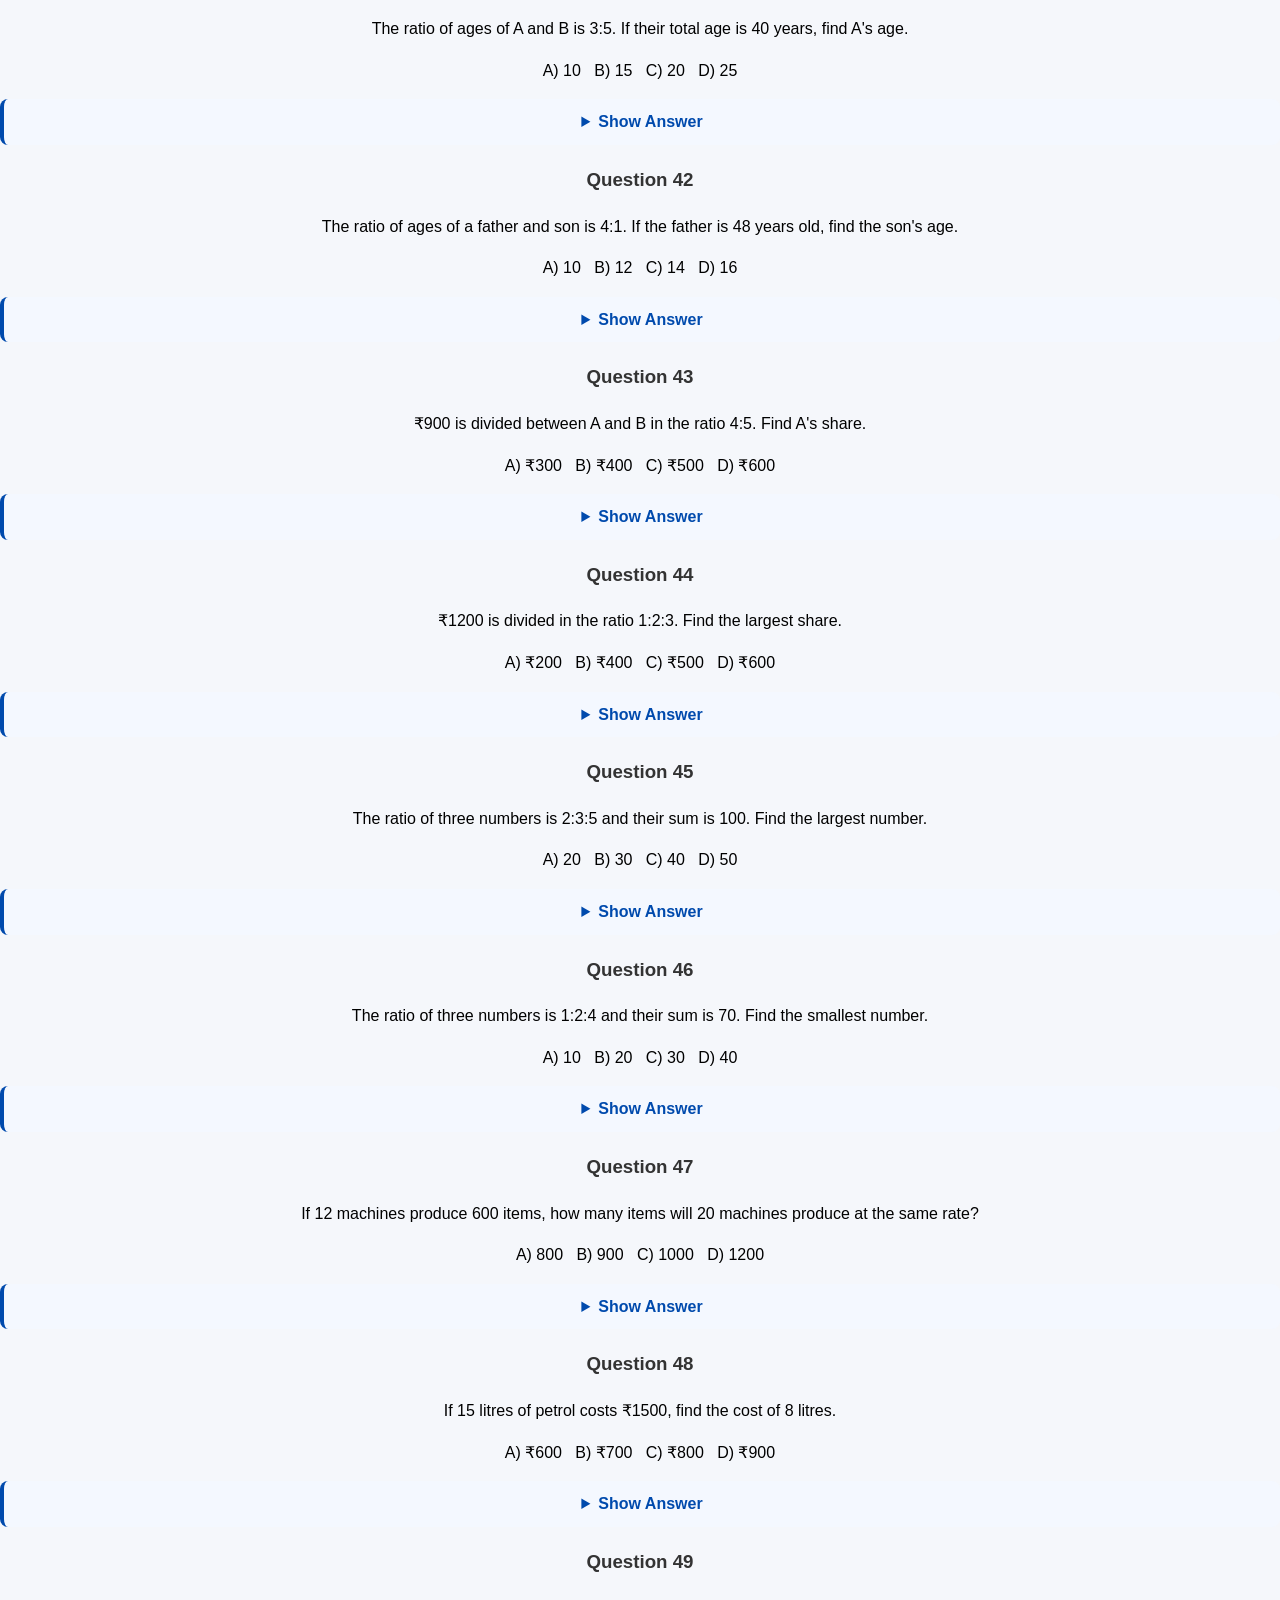
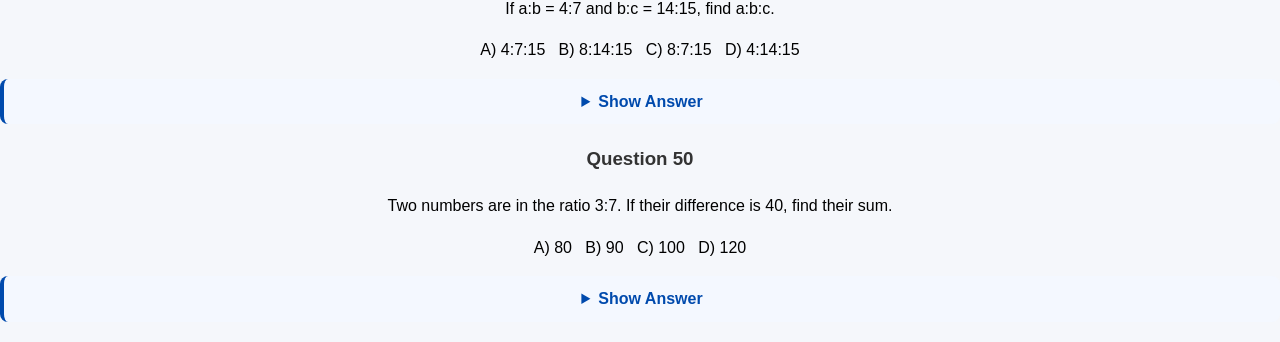
<file: ratio-proportion.html>
<!DOCTYPE html>
<html lang="en">
<head>
<meta charset="UTF-8">
<meta name="viewport" content="width=device-width, initial-scale=1.0">
<title>Ratio and Proportion - Sri Career Point</title>
<link rel="stylesheet" href="style.css">
</head>

<body>

<h1>Ratio and Proportion - 50 Practice Questions</h1>

<h3>Question 1</h3>
<p>Simplify the ratio 10:20.</p>
<p>A) 1:2 &nbsp; B) 2:1 &nbsp; C) 2:3 &nbsp; D) 3:2</p>
<details><summary>Show Answer</summary>
<p><b>Answer: A) 1:2</b></p>
<p><b>Explanation:</b> Divide both terms by 10. 10:20 = 1:2.</p>
</details>

<h3>Question 2</h3>
<p>Simplify the ratio 15:25.</p>
<p>A) 2:5 &nbsp; B) 3:5 &nbsp; C) 5:3 &nbsp; D) 3:4</p>
<details><summary>Show Answer</summary>
<p><b>Answer: B) 3:5</b></p>
<p><b>Explanation:</b> Divide both terms by 5. 15:25 = 3:5.</p>
</details>

<h3>Question 3</h3>
<p>Find the ratio of 20 to 30.</p>
<p>A) 1:2 &nbsp; B) 2:3 &nbsp; C) 3:2 &nbsp; D) 3:4</p>
<details><summary>Show Answer</summary>
<p><b>Answer: B) 2:3</b></p>
<p><b>Explanation:</b> 20:30. Divide by 10 = 2:3.</p>
</details>

<h3>Question 4</h3>
<p>If A:B = 2:3 and A = 10, find B.</p>
<p>A) 12 &nbsp; B) 15 &nbsp; C) 18 &nbsp; D) 20</p>
<details><summary>Show Answer</summary>
<p><b>Answer: B) 15</b></p>
<p><b>Explanation:</b> 2 parts = 10, so 1 part = 5. B = 3 × 5 = 15.</p>
</details>

<h3>Question 5</h3>
<p>If A:B = 4:5 and B = 25, find A.</p>
<p>A) 15 &nbsp; B) 20 &nbsp; C) 25 &nbsp; D) 30</p>
<details><summary>Show Answer</summary>
<p><b>Answer: B) 20</b></p>
<p><b>Explanation:</b> 5 parts = 25, so 1 part = 5. A = 4 × 5 = 20.</p>
</details>

<h3>Question 6</h3>
<p>Divide 60 in the ratio 2:3. Find the smaller part.</p>
<p>A) 20 &nbsp; B) 24 &nbsp; C) 30 &nbsp; D) 36</p>
<details><summary>Show Answer</summary>
<p><b>Answer: B) 24</b></p>
<p><b>Explanation:</b> Total parts = 2 + 3 = 5. One part = 60 ÷ 5 = 12. Smaller part = 2 × 12 = 24.</p>
</details>

<h3>Question 7</h3>
<p>Divide 80 in the ratio 3:5. Find the larger part.</p>
<p>A) 30 &nbsp; B) 40 &nbsp; C) 50 &nbsp; D) 60</p>
<details><summary>Show Answer</summary>
<p><b>Answer: C) 50</b></p>
<p><b>Explanation:</b> Total parts = 8. One part = 80 ÷ 8 = 10. Larger part = 5 × 10 = 50.</p>
</details>

<h3>Question 8</h3>
<p>Which ratio is equivalent to 2:3?</p>
<p>A) 4:5 &nbsp; B) 4:6 &nbsp; C) 6:8 &nbsp; D) 8:10</p>
<details><summary>Show Answer</summary>
<p><b>Answer: B) 4:6</b></p>
<p><b>Explanation:</b> Multiply both terms of 2:3 by 2. We get 4:6.</p>
</details>

<h3>Question 9</h3>
<p>Find x if 2:5 = x:20.</p>
<p>A) 6 &nbsp; B) 8 &nbsp; C) 10 &nbsp; D) 12</p>
<details><summary>Show Answer</summary>
<p><b>Answer: B) 8</b></p>
<p><b>Explanation:</b> 2/5 = x/20. x = (2 × 20) ÷ 5 = 8.</p>
</details>

<h3>Question 10</h3>
<p>Find x if 3:4 = 12:x.</p>
<p>A) 14 &nbsp; B) 16 &nbsp; C) 18 &nbsp; D) 20</p>
<details><summary>Show Answer</summary>
<p><b>Answer: B) 16</b></p>
<p><b>Explanation:</b> 3/4 = 12/x. 3x = 48. Therefore x = 16.</p>
</details>

<h3>Question 11</h3>
<p>Simplify 24:36.</p>
<p>A) 1:2 &nbsp; B) 2:3 &nbsp; C) 3:4 &nbsp; D) 4:5</p>
<details><summary>Show Answer</summary>
<p><b>Answer: B) 2:3</b></p>
<p><b>Explanation:</b> Divide 24 and 36 by 12. Ratio = 2:3.</p>
</details>

<h3>Question 12</h3>
<p>Simplify 35:49.</p>
<p>A) 5:7 &nbsp; B) 7:5 &nbsp; C) 3:5 &nbsp; D) 5:6</p>
<details><summary>Show Answer</summary>
<p><b>Answer: A) 5:7</b></p>
<p><b>Explanation:</b> Divide both terms by 7. 35:49 = 5:7.</p>
</details>

<h3>Question 13</h3>
<p>The ratio of boys to girls is 3:2. If there are 30 boys, find the number of girls.</p>
<p>A) 15 &nbsp; B) 20 &nbsp; C) 25 &nbsp; D) 30</p>
<details><summary>Show Answer</summary>
<p><b>Answer: B) 20</b></p>
<p><b>Explanation:</b> 3 parts = 30, so 1 part = 10. Girls = 2 × 10 = 20.</p>
</details>

<h3>Question 14</h3>
<p>The ratio of red balls to blue balls is 4:5. If there are 20 red balls, find blue balls.</p>
<p>A) 20 &nbsp; B) 25 &nbsp; C) 30 &nbsp; D) 35</p>
<details><summary>Show Answer</summary>
<p><b>Answer: B) 25</b></p>
<p><b>Explanation:</b> 4 parts = 20. One part = 5. Blue balls = 5 × 5 = 25.</p>
</details>

<h3>Question 15</h3>
<p>Divide ₹100 in the ratio 1:4. Find the larger share.</p>
<p>A) ₹20 &nbsp; B) ₹40 &nbsp; C) ₹60 &nbsp; D) ₹80</p>
<details><summary>Show Answer</summary>
<p><b>Answer: D) ₹80</b></p>
<p><b>Explanation:</b> Total parts = 5. One part = ₹20. Larger share = 4 × 20 = ₹80.</p>
</details>

<h3>Question 16</h3>
<p>Divide ₹120 in the ratio 5:7. Find the smaller share.</p>
<p>A) ₹40 &nbsp; B) ₹50 &nbsp; C) ₹60 &nbsp; D) ₹70</p>
<details><summary>Show Answer</summary>
<p><b>Answer: B) ₹50</b></p>
<p><b>Explanation:</b> Total parts = 12. One part = 120 ÷ 12 = 10. Smaller share = 5 × 10 = ₹50.</p>
</details>

<h3>Question 17</h3>
<p>If a:b = 5:8 and a = 25, find b.</p>
<p>A) 30 &nbsp; B) 35 &nbsp; C) 40 &nbsp; D) 45</p>
<details><summary>Show Answer</summary>
<p><b>Answer: C) 40</b></p>
<p><b>Explanation:</b> 5 parts = 25. One part = 5. b = 8 × 5 = 40.</p>
</details>

<h3>Question 18</h3>
<p>If 4:x = 8:10, find x.</p>
<p>A) 4 &nbsp; B) 5 &nbsp; C) 6 &nbsp; D) 8</p>
<details><summary>Show Answer</summary>
<p><b>Answer: B) 5</b></p>
<p><b>Explanation:</b> 4/x = 8/10. 8x = 40. x = 5.</p>
</details>

<h3>Question 19</h3>
<p>Find the fourth proportional to 2, 4 and 8.</p>
<p>A) 12 &nbsp; B) 14 &nbsp; C) 16 &nbsp; D) 18</p>
<details><summary>Show Answer</summary>
<p><b>Answer: C) 16</b></p>
<p><b>Explanation:</b> 2:4 = 8:x. 2x = 32. x = 16.</p>
</details>

<h3>Question 20</h3>
<p>Find the third proportional to 4 and 8.</p>
<p>A) 12 &nbsp; B) 16 &nbsp; C) 20 &nbsp; D) 24</p>
<details><summary>Show Answer</summary>
<p><b>Answer: B) 16</b></p>
<p><b>Explanation:</b> 4:8 = 8:x. 4x = 64. x = 16.</p>
</details>

<h3>Question 21</h3>
<p>Find the mean proportional between 4 and 9.</p>
<p>A) 5 &nbsp; B) 6 &nbsp; C) 7 &nbsp; D) 8</p>
<details><summary>Show Answer</summary>
<p><b>Answer: B) 6</b></p>
<p><b>Explanation:</b> Mean proportional = √(4 × 9) = √36 = 6.</p>
</details>

<h3>Question 22</h3>
<p>Find the mean proportional between 9 and 16.</p>
<p>A) 10 &nbsp; B) 12 &nbsp; C) 14 &nbsp; D) 15</p>
<details><summary>Show Answer</summary>
<p><b>Answer: B) 12</b></p>
<p><b>Explanation:</b> √(9 × 16) = √144 = 12.</p>
</details>

<h3>Question 23</h3>
<p>The ratio of two numbers is 3:5 and their sum is 64. Find the smaller number.</p>
<p>A) 20 &nbsp; B) 24 &nbsp; C) 30 &nbsp; D) 40</p>
<details><summary>Show Answer</summary>
<p><b>Answer: B) 24</b></p>
<p><b>Explanation:</b> Total parts = 8. One part = 64 ÷ 8 = 8. Smaller number = 3 × 8 = 24.</p>
</details>

<h3>Question 24</h3>
<p>The ratio of two numbers is 2:7 and their sum is 81. Find the larger number.</p>
<p>A) 18 &nbsp; B) 54 &nbsp; C) 63 &nbsp; D) 72</p>
<details><summary>Show Answer</summary>
<p><b>Answer: C) 63</b></p>
<p><b>Explanation:</b> Total parts = 9. One part = 81 ÷ 9 = 9. Larger number = 7 × 9 = 63.</p>
</details>

<h3>Question 25</h3>
<p>The ratio of two numbers is 4:7 and their difference is 15. Find the smaller number.</p>
<p>A) 15 &nbsp; B) 20 &nbsp; C) 25 &nbsp; D) 35</p>
<details><summary>Show Answer</summary>
<p><b>Answer: B) 20</b></p>
<p><b>Explanation:</b> Difference in ratio = 7 - 4 = 3 parts. 3 parts = 15, so 1 part = 5. Smaller number = 4 × 5 = 20.</p>
</details>

<h3>Question 26</h3>
<p>The ratio of two numbers is 5:8 and their difference is 21. Find the larger number.</p>
<p>A) 35 &nbsp; B) 42 &nbsp; C) 49 &nbsp; D) 56</p>
<details><summary>Show Answer</summary>
<p><b>Answer: D) 56</b></p>
<p><b>Explanation:</b> Difference = 3 parts = 21. One part = 7. Larger number = 8 × 7 = 56.</p>
</details>

<h3>Question 27</h3>
<p>If A:B = 2:3 and B:C = 4:5, find A:B:C.</p>
<p>A) 8:12:15 &nbsp; B) 2:4:5 &nbsp; C) 4:6:5 &nbsp; D) 8:6:15</p>
<details><summary>Show Answer</summary>
<p><b>Answer: A) 8:12:15</b></p>
<p><b>Explanation:</b> Make B equal. A:B = 8:12 and B:C = 12:15. Therefore A:B:C = 8:12:15.</p>
</details>

<h3>Question 28</h3>
<p>If A:B = 3:4 and B:C = 2:5, find A:B:C.</p>
<p>A) 3:4:5 &nbsp; B) 3:4:10 &nbsp; C) 6:8:20 &nbsp; D) 6:4:10</p>
<details><summary>Show Answer</summary>
<p><b>Answer: B) 3:4:10</b></p>
<p><b>Explanation:</b> B:C = 2:5 becomes 4:10. Therefore A:B:C = 3:4:10.</p>
</details>

<h3>Question 29</h3>
<p>Two numbers are in the ratio 7:9. If the first number is 35, find the second number.</p>
<p>A) 40 &nbsp; B) 45 &nbsp; C) 50 &nbsp; D) 55</p>
<details><summary>Show Answer</summary>
<p><b>Answer: B) 45</b></p>
<p><b>Explanation:</b> 7 parts = 35. One part = 5. Second number = 9 × 5 = 45.</p>
</details>

<h3>Question 30</h3>
<p>In a class, boys and girls are in the ratio 5:3. If total students are 40, find the number of girls.</p>
<p>A) 10 &nbsp; B) 15 &nbsp; C) 20 &nbsp; D) 25</p>
<details><summary>Show Answer</summary>
<p><b>Answer: B) 15</b></p>
<p><b>Explanation:</b> Total parts = 8. One part = 40 ÷ 8 = 5. Girls = 3 × 5 = 15.</p>
</details>

<h3>Question 31</h3>
<p>The ratio of income to expenditure is 5:4. If income is ₹5000, find expenditure.</p>
<p>A) ₹3000 &nbsp; B) ₹4000 &nbsp; C) ₹4500 &nbsp; D) ₹5000</p>
<details><summary>Show Answer</summary>
<p><b>Answer: B) ₹4000</b></p>
<p><b>Explanation:</b> 5 parts = ₹5000. One part = ₹1000. Expenditure = 4 × 1000 = ₹4000.</p>
</details>

<h3>Question 32</h3>
<p>The ratio of income to expenditure is 4:3. If income is ₹8000, find savings.</p>
<p>A) ₹1000 &nbsp; B) ₹2000 &nbsp; C) ₹3000 &nbsp; D) ₹4000</p>
<details><summary>Show Answer</summary>
<p><b>Answer: B) ₹2000</b></p>
<p><b>Explanation:</b> 4 parts = ₹8000, so 1 part = ₹2000. Expenditure = ₹6000. Savings = 8000 - 6000 = ₹2000.</p>
</details>

<h3>Question 33</h3>
<p>If 6 pens cost ₹60, what is the cost of 10 pens?</p>
<p>A) ₹80 &nbsp; B) ₹90 &nbsp; C) ₹100 &nbsp; D) ₹120</p>
<details><summary>Show Answer</summary>
<p><b>Answer: C) ₹100</b></p>
<p><b>Explanation:</b> Cost of 1 pen = 60 ÷ 6 = ₹10. Cost of 10 pens = ₹100.</p>
</details>

<h3>Question 34</h3>
<p>If 5 books cost ₹250, find the cost of 8 books.</p>
<p>A) ₹300 &nbsp; B) ₹350 &nbsp; C) ₹400 &nbsp; D) ₹450</p>
<details><summary>Show Answer</summary>
<p><b>Answer: C) ₹400</b></p>
<p><b>Explanation:</b> Cost of 1 book = 250 ÷ 5 = ₹50. Cost of 8 books = 8 × 50 = ₹400.</p>
</details>

<h3>Question 35</h3>
<p>If 4 workers complete a work in 12 days, how many days will 8 workers take?</p>
<p>A) 4 &nbsp; B) 6 &nbsp; C) 8 &nbsp; D) 10</p>
<details><summary>Show Answer</summary>
<p><b>Answer: B) 6</b></p>
<p><b>Explanation:</b> Workers and days are inversely proportional. 4 × 12 = 8 × x. x = 6 days.</p>
</details>

<h3>Question 36</h3>
<p>If 6 men complete a work in 10 days, how many days will 12 men take?</p>
<p>A) 4 &nbsp; B) 5 &nbsp; C) 6 &nbsp; D) 8</p>
<details><summary>Show Answer</summary>
<p><b>Answer: B) 5</b></p>
<p><b>Explanation:</b> 6 × 10 = 12 × x. Therefore x = 5 days.</p>
</details>

<h3>Question 37</h3>
<p>If 3 kg of rice costs ₹150, find the cost of 7 kg.</p>
<p>A) ₹250 &nbsp; B) ₹300 &nbsp; C) ₹350 &nbsp; D) ₹400</p>
<details><summary>Show Answer</summary>
<p><b>Answer: C) ₹350</b></p>
<p><b>Explanation:</b> Cost of 1 kg = 150 ÷ 3 = ₹50. Cost of 7 kg = ₹350.</p>
</details>

<h3>Question 38</h3>
<p>If 8 metres of cloth cost ₹400, find the cost of 5 metres.</p>
<p>A) ₹200 &nbsp; B) ₹250 &nbsp; C) ₹300 &nbsp; D) ₹350</p>
<details><summary>Show Answer</summary>
<p><b>Answer: B) ₹250</b></p>
<p><b>Explanation:</b> Cost per metre = 400 ÷ 8 = ₹50. Cost of 5 metres = ₹250.</p>
</details>

<h3>Question 39</h3>
<p>Find x if x:15 = 4:5.</p>
<p>A) 10 &nbsp; B) 12 &nbsp; C) 15 &nbsp; D) 20</p>
<details><summary>Show Answer</summary>
<p><b>Answer: B) 12</b></p>
<p><b>Explanation:</b> x/15 = 4/5. x = (15 × 4) ÷ 5 = 12.</p>
</details>

<h3>Question 40</h3>
<p>Find x if 7:14 = x:20.</p>
<p>A) 5 &nbsp; B) 10 &nbsp; C) 15 &nbsp; D) 20</p>
<details><summary>Show Answer</summary>
<p><b>Answer: B) 10</b></p>
<p><b>Explanation:</b> 7/14 = x/20. 1/2 = x/20. Therefore x = 10.</p>
</details>

<h3>Question 41</h3>
<p>The ratio of ages of A and B is 3:5. If their total age is 40 years, find A's age.</p>
<p>A) 10 &nbsp; B) 15 &nbsp; C) 20 &nbsp; D) 25</p>
<details><summary>Show Answer</summary>
<p><b>Answer: B) 15</b></p>
<p><b>Explanation:</b> Total parts = 8. One part = 40 ÷ 8 = 5. A = 3 × 5 = 15 years.</p>
</details>

<h3>Question 42</h3>
<p>The ratio of ages of a father and son is 4:1. If the father is 48 years old, find the son's age.</p>
<p>A) 10 &nbsp; B) 12 &nbsp; C) 14 &nbsp; D) 16</p>
<details><summary>Show Answer</summary>
<p><b>Answer: B) 12</b></p>
<p><b>Explanation:</b> 4 parts = 48. One part = 12. Son's age = 12 years.</p>
</details>

<h3>Question 43</h3>
<p>₹900 is divided between A and B in the ratio 4:5. Find A's share.</p>
<p>A) ₹300 &nbsp; B) ₹400 &nbsp; C) ₹500 &nbsp; D) ₹600</p>
<details><summary>Show Answer</summary>
<p><b>Answer: B) ₹400</b></p>
<p><b>Explanation:</b> Total parts = 9. One part = ₹100. A's share = 4 × 100 = ₹400.</p>
</details>

<h3>Question 44</h3>
<p>₹1200 is divided in the ratio 1:2:3. Find the largest share.</p>
<p>A) ₹200 &nbsp; B) ₹400 &nbsp; C) ₹500 &nbsp; D) ₹600</p>
<details><summary>Show Answer</summary>
<p><b>Answer: D) ₹600</b></p>
<p><b>Explanation:</b> Total parts = 6. One part = ₹200. Largest share = 3 × 200 = ₹600.</p>
</details>

<h3>Question 45</h3>
<p>The ratio of three numbers is 2:3:5 and their sum is 100. Find the largest number.</p>
<p>A) 20 &nbsp; B) 30 &nbsp; C) 40 &nbsp; D) 50</p>
<details><summary>Show Answer</summary>
<p><b>Answer: D) 50</b></p>
<p><b>Explanation:</b> Total parts = 10. One part = 10. Largest number = 5 × 10 = 50.</p>
</details>

<h3>Question 46</h3>
<p>The ratio of three numbers is 1:2:4 and their sum is 70. Find the smallest number.</p>
<p>A) 10 &nbsp; B) 20 &nbsp; C) 30 &nbsp; D) 40</p>
<details><summary>Show Answer</summary>
<p><b>Answer: A) 10</b></p>
<p><b>Explanation:</b> Total parts = 7. One part = 70 ÷ 7 = 10. Smallest number = 10.</p>
</details>

<h3>Question 47</h3>
<p>If 12 machines produce 600 items, how many items will 20 machines produce at the same rate?</p>
<p>A) 800 &nbsp; B) 900 &nbsp; C) 1000 &nbsp; D) 1200</p>
<details><summary>Show Answer</summary>
<p><b>Answer: C) 1000</b></p>
<p><b>Explanation:</b> One machine produces 600 ÷ 12 = 50 items. 20 machines produce 20 × 50 = 1000 items.</p>
</details>

<h3>Question 48</h3>
<p>If 15 litres of petrol costs ₹1500, find the cost of 8 litres.</p>
<p>A) ₹600 &nbsp; B) ₹700 &nbsp; C) ₹800 &nbsp; D) ₹900</p>
<details><summary>Show Answer</summary>
<p><b>Answer: C) ₹800</b></p>
<p><b>Explanation:</b> Cost per litre = 1500 ÷ 15 = ₹100. Cost of 8 litres = ₹800.</p>
</details>

<h3>Question 49</h3>
<p>If a:b = 4:7 and b:c = 14:15, find a:b:c.</p>
<p>A) 4:7:15 &nbsp; B) 8:14:15 &nbsp; C) 8:7:15 &nbsp; D) 4:14:15</p>
<details><summary>Show Answer</summary>
<p><b>Answer: B) 8:14:15</b></p>
<p><b>Explanation:</b> A:B = 4:7 becomes 8:14. B:C = 14:15. Therefore A:B:C = 8:14:15.</p>
</details>

<h3>Question 50</h3>
<p>Two numbers are in the ratio 3:7. If their difference is 40, find their sum.</p>
<p>A) 80 &nbsp; B) 90 &nbsp; C) 100 &nbsp; D) 120</p>
<details><summary>Show Answer</summary>
<p><b>Answer: C) 100</b></p>
<p><b>Explanation:</b> Ratio difference = 7 - 3 = 4 parts. 4 parts = 40, so 1 part = 10. Numbers are 30 and 70. Sum = 100.</p>
</details>

</body>
  </html>
</file>
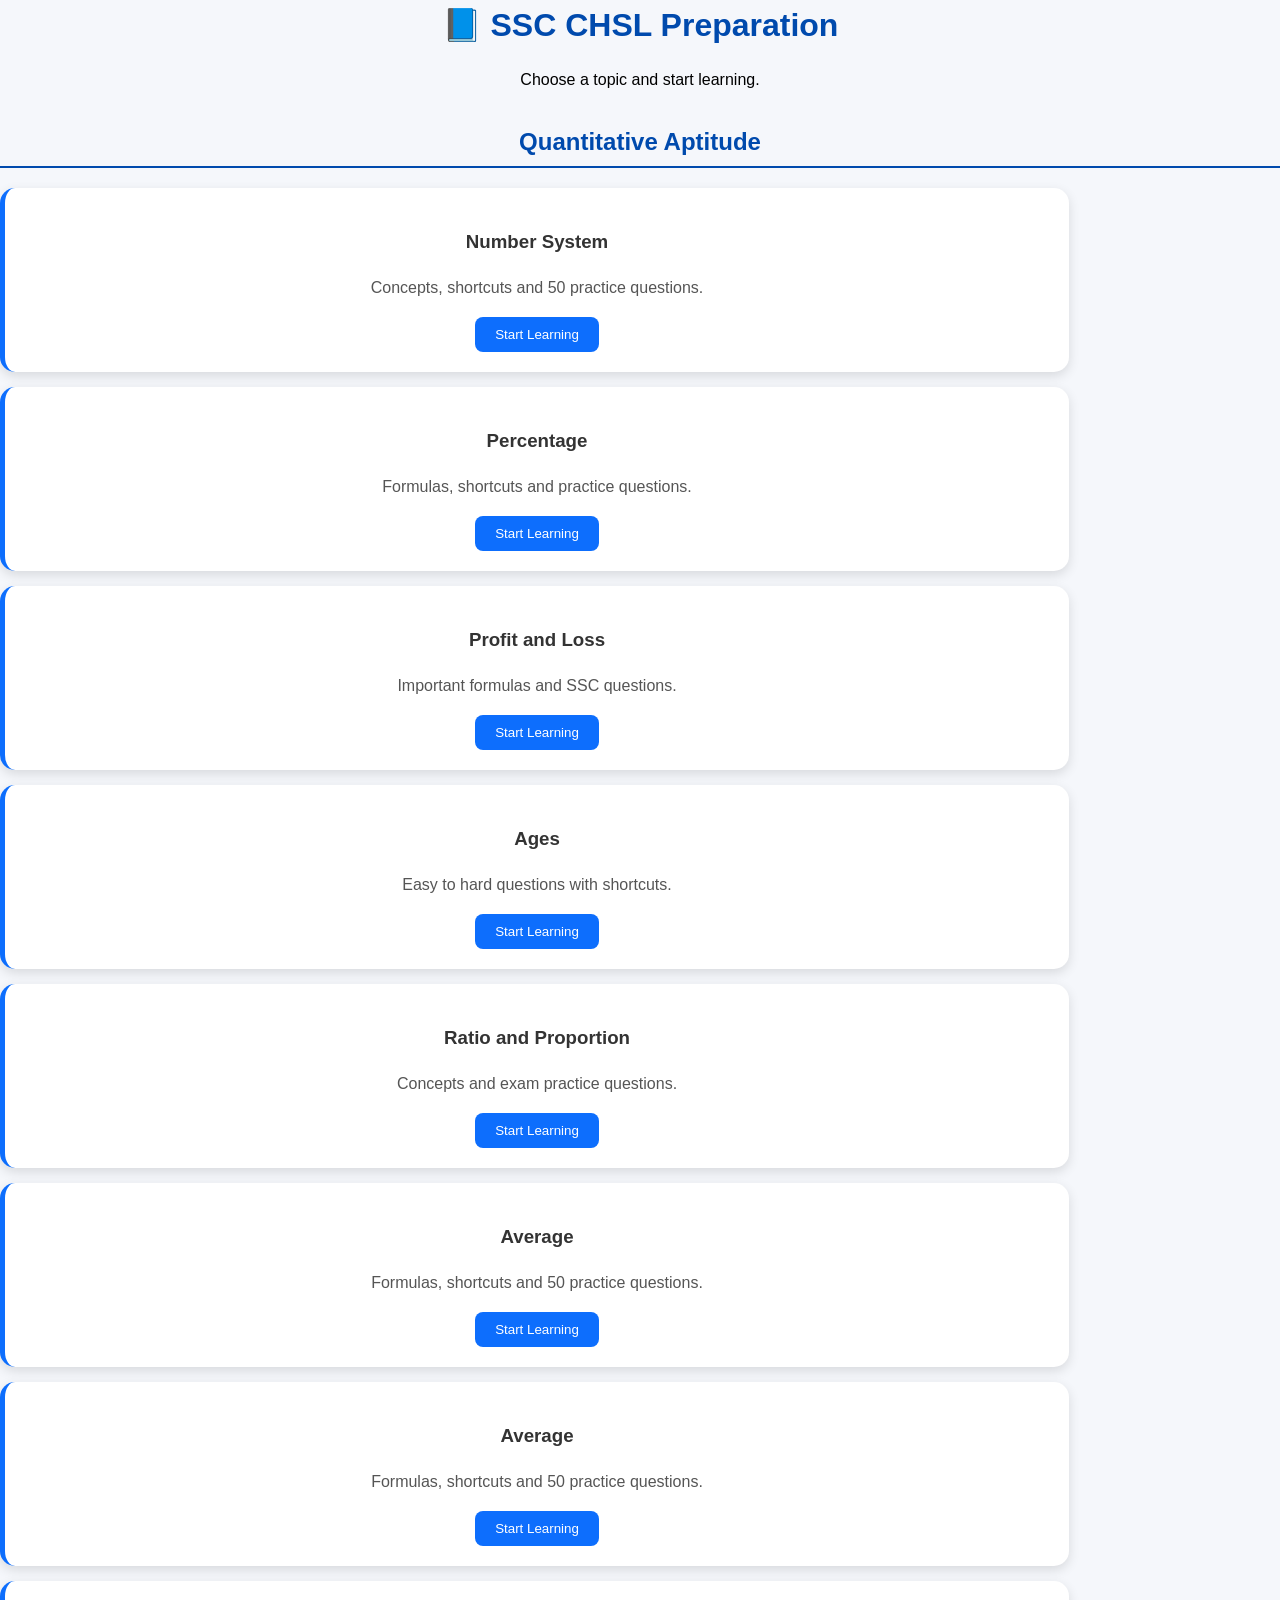
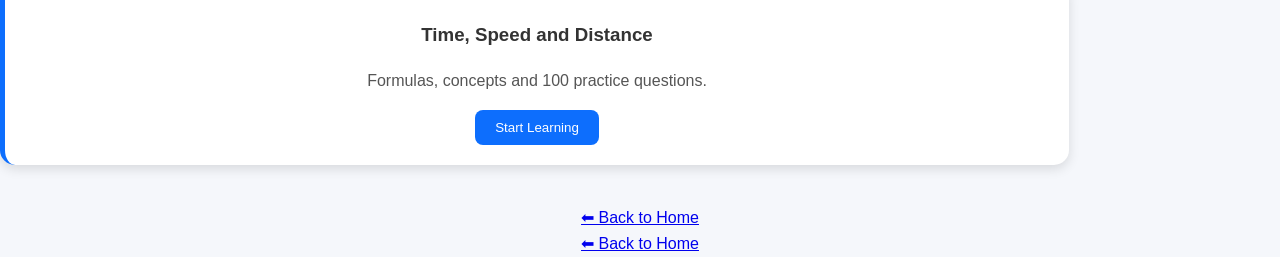
<file: ssc-chsl.html>
<!DOCTYPE html>
<html lang="en">
<head>
  <meta charset="UTF-8">
  <meta name="viewport" content="width=device-width, initial-scale=1.0">
  <title>SSC CHSL - Sri Career Point</title>
  <link rel="stylesheet" href="style.css">
</head>

<body>

<h1>📘 SSC CHSL Preparation</h1>
<p>Choose a topic and start learning.</p>

<h2>Quantitative Aptitude</h2>

<div class="course-box">
  <h3>Number System</h3>
  <p>Concepts, shortcuts and 50 practice questions.</p>
  <a href="number-system.html">
    <button>Start Learning</button>
  </a>
</div>

<div class="course-box">
  <h3>Percentage</h3>
  <p>Formulas, shortcuts and practice questions.</p>
  <a href="percentage.html">
  <button>Start Learning</button>
  </a>
</div>

<div class="course-box">
  <h3>Profit and Loss</h3>
  <p>Important formulas and SSC questions.</p>
 <a href="profit-loss.html">
  <button>Start Learning</button>
 </a>
</div>

<div class="course-box">
  <h3>Ages</h3>
  <p>Easy to hard questions with shortcuts.</p>
<a href="ages.html">
  <button>Start Learning</button>
</a>
</div>

<div class="course-box">
  <h3>Ratio and Proportion</h3>
  <p>Concepts and exam practice questions.</p>
  <a href="ratio-proportion.html">
  <button>Start Learning</button>
  </a>
</div>
<div class="course-box">
  <h3>Average</h3>
  <p>Formulas, shortcuts and 50 practice questions.</p>
  <a href="average.html">
    <button>Start Learning</button>
  </a>
</div>
  <div class="course-box">
  <h3>Average</h3>
  <p>Formulas, shortcuts and 50 practice questions.</p>
  <a href="average.html">
    <button>Start Learning</button>
  </a>
</div>

<div class="course-box">
  <h3>Time, Speed and Distance</h3>
  <p>Formulas, concepts and 100 practice questions.</p>
  <a href="time-speed-distance.html">
    <button>Start Learning</button>
  </a>
</div>

<br>
<a href="index.html">⬅ Back to Home</a>
<br>
<a href="index.html">⬅ Back to Home</a>

</body>
</html>
</file>
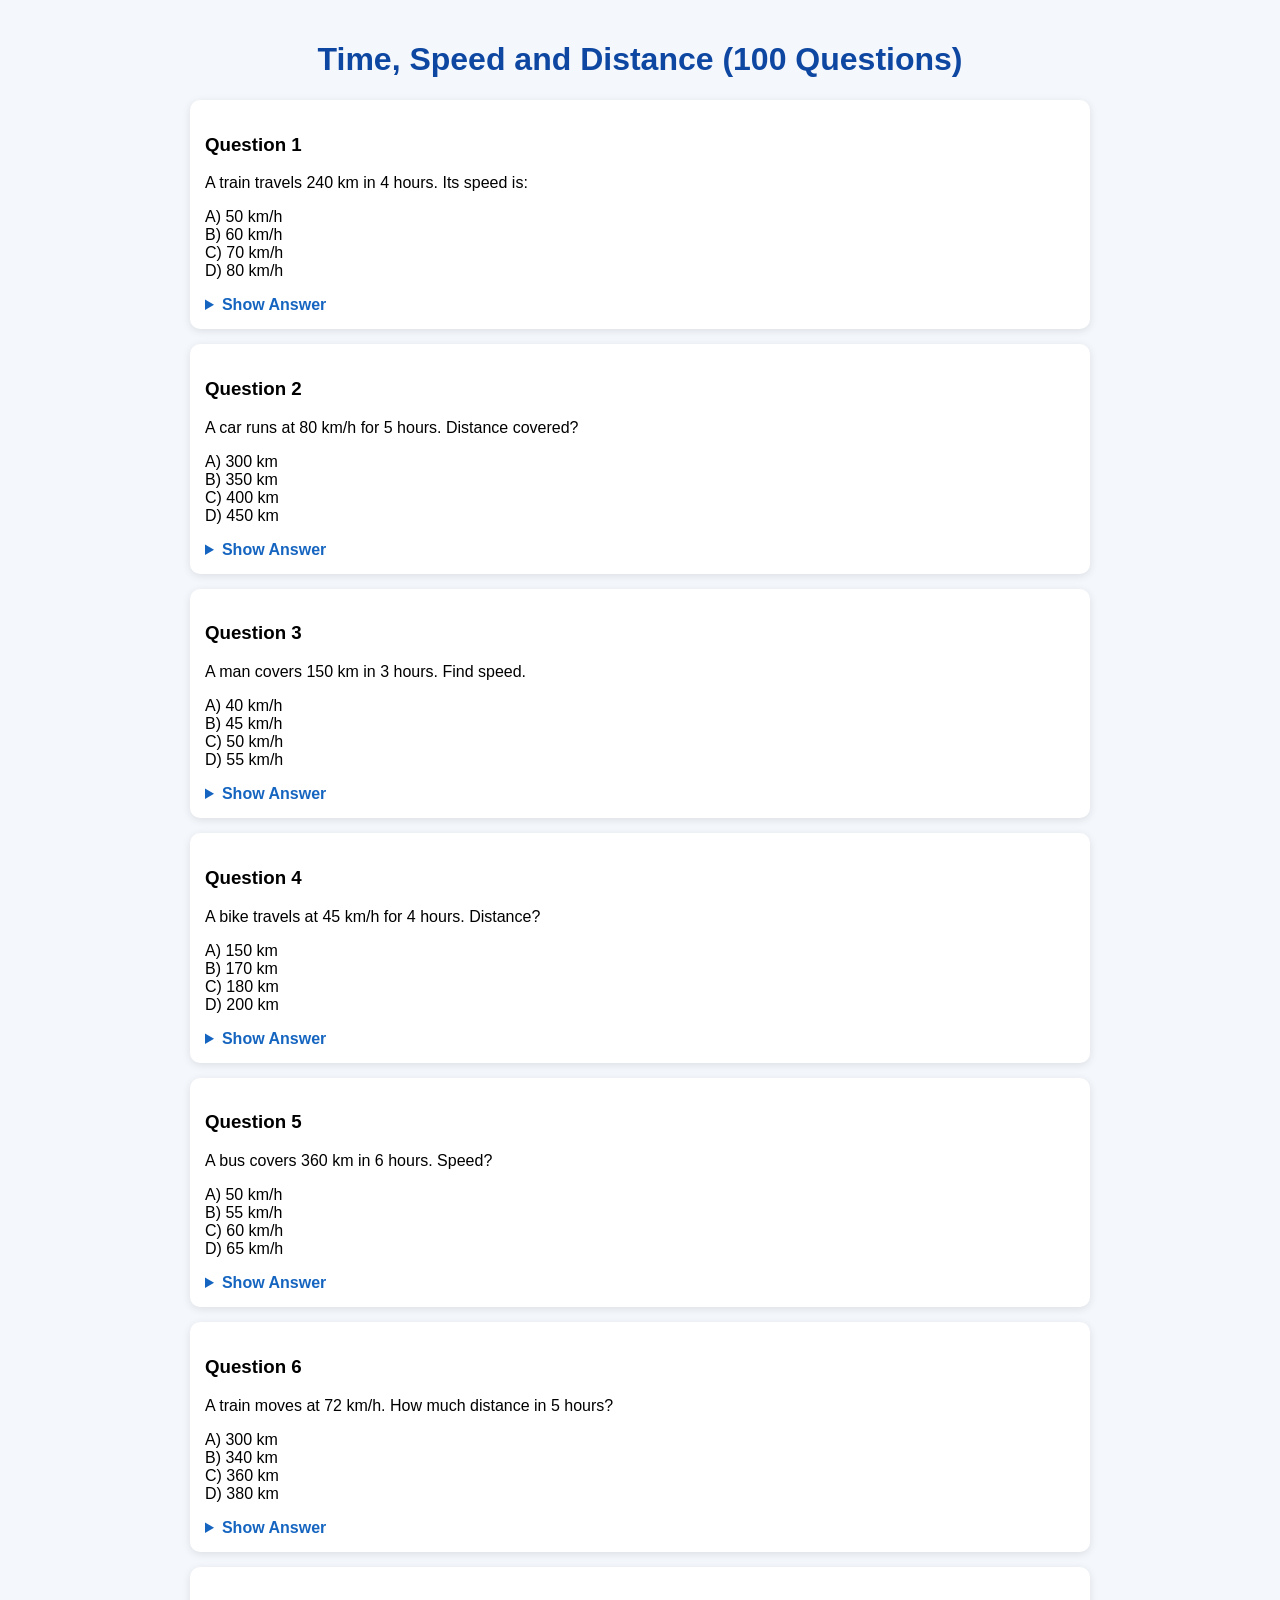
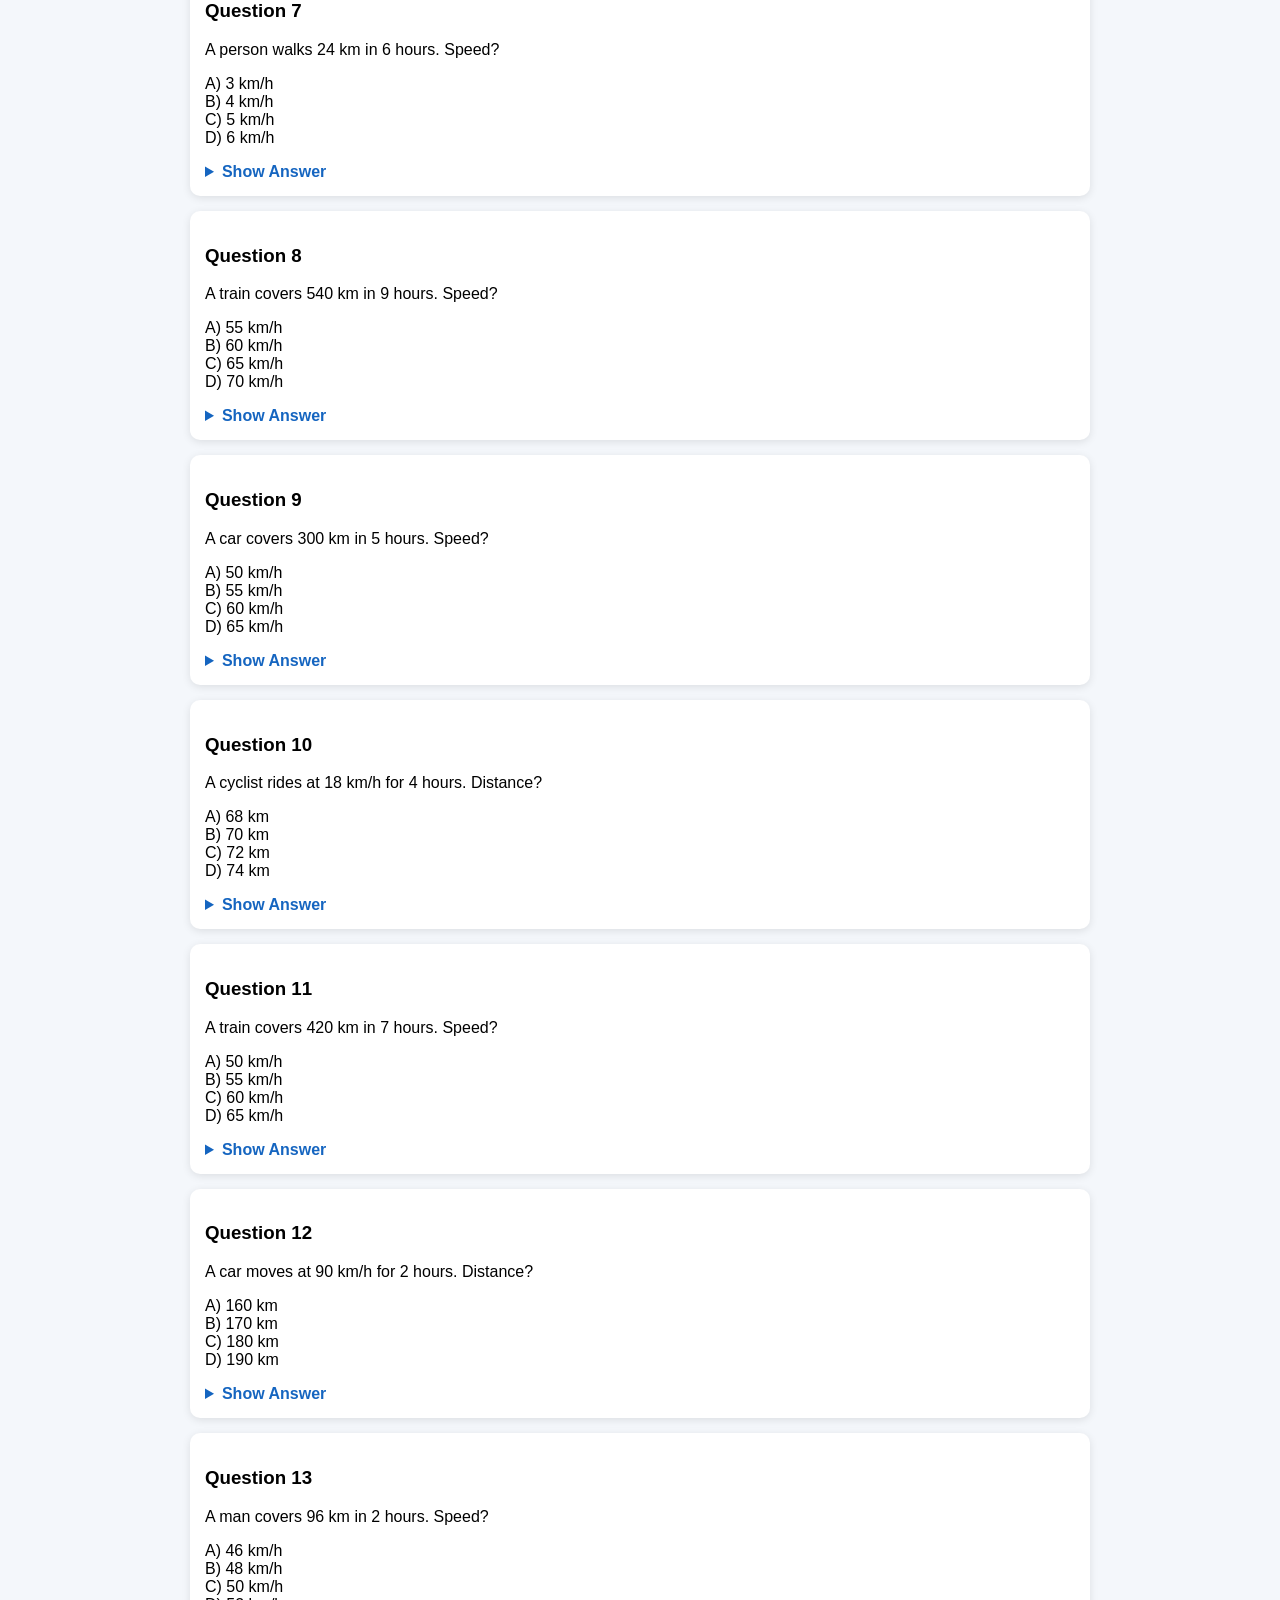
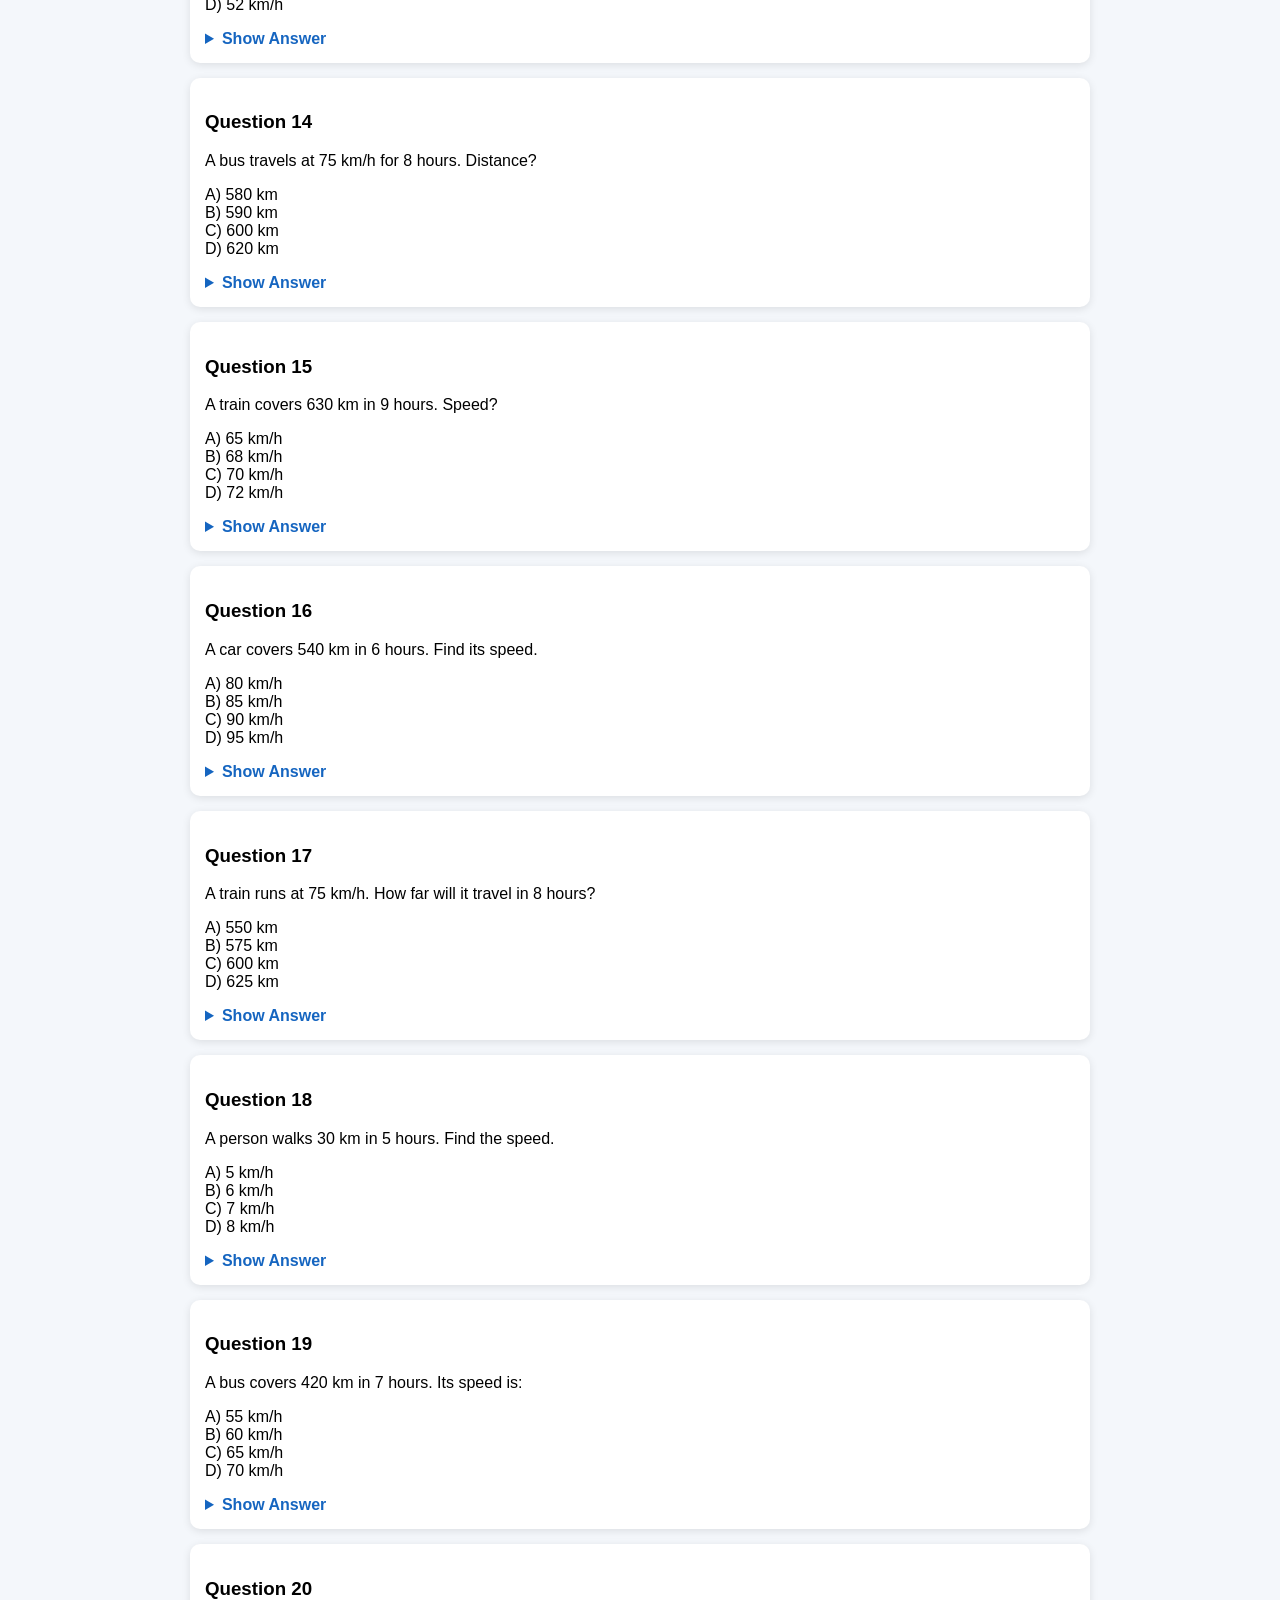
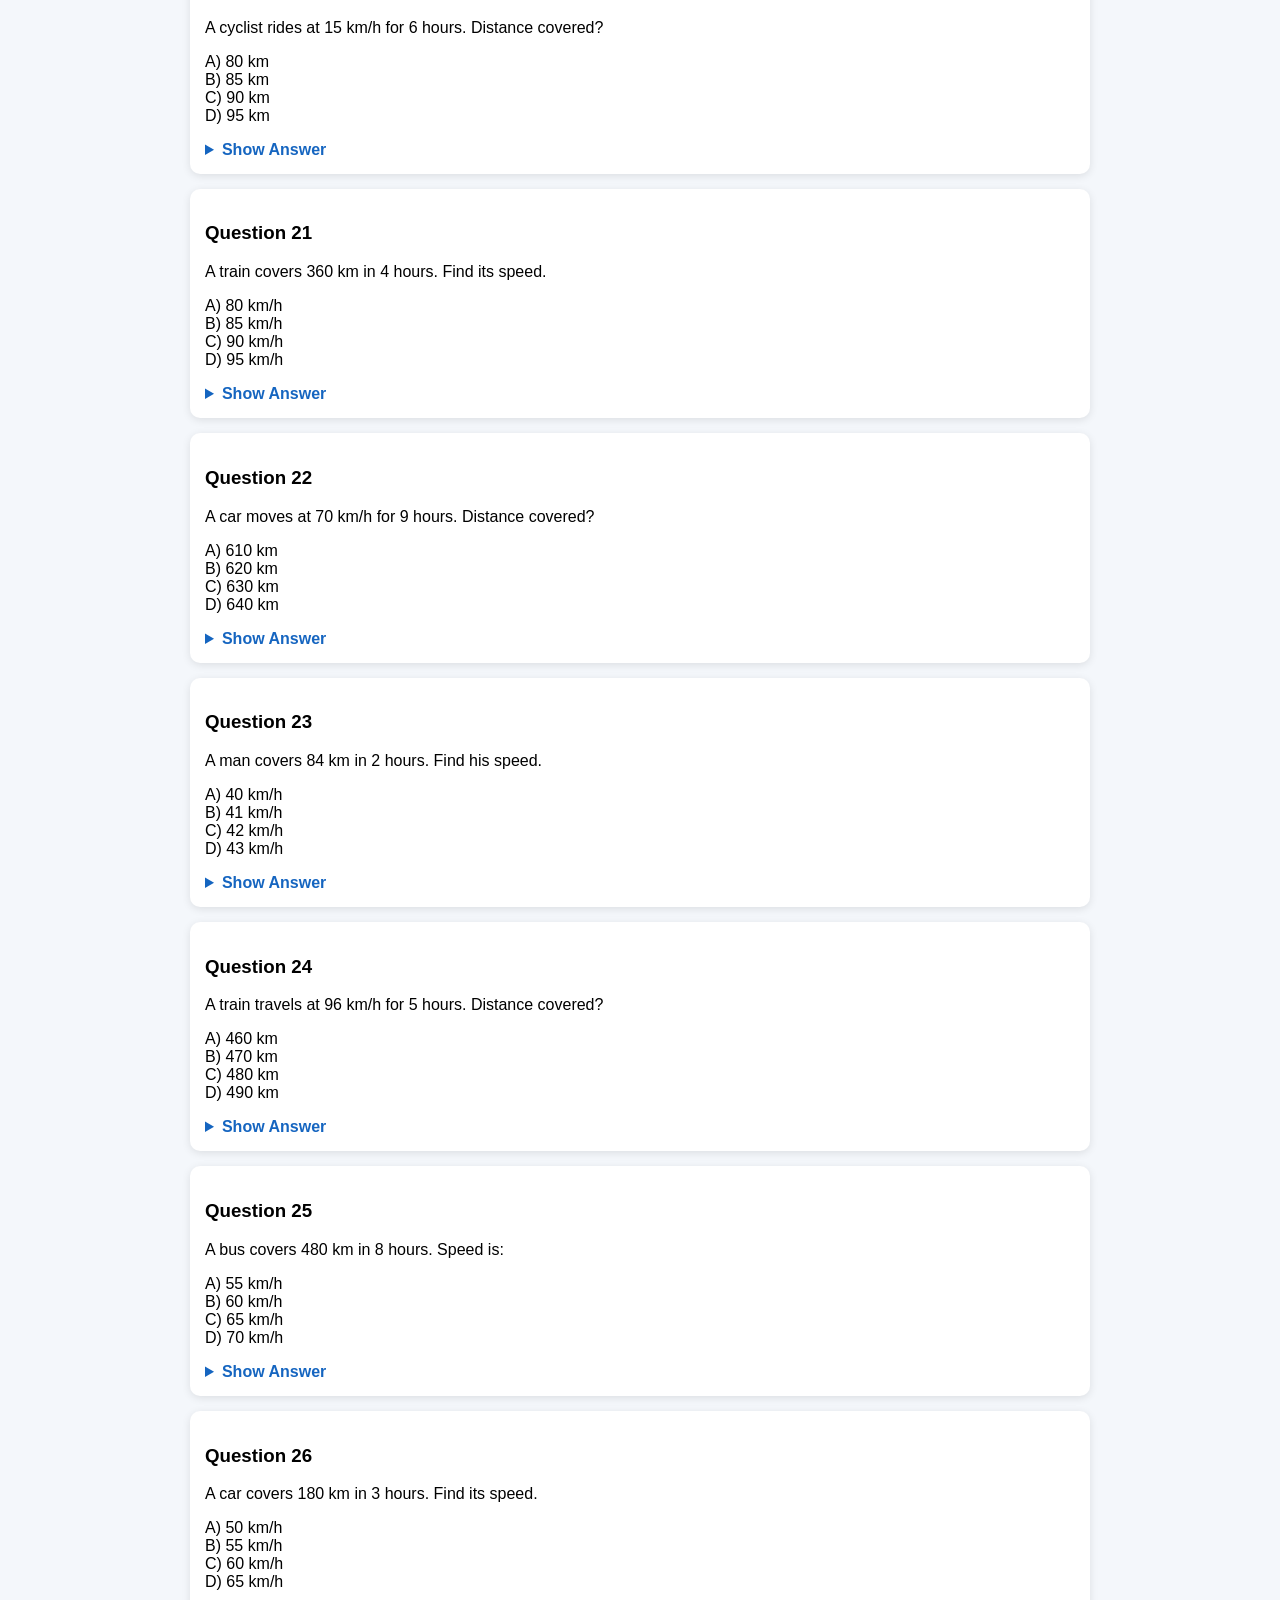
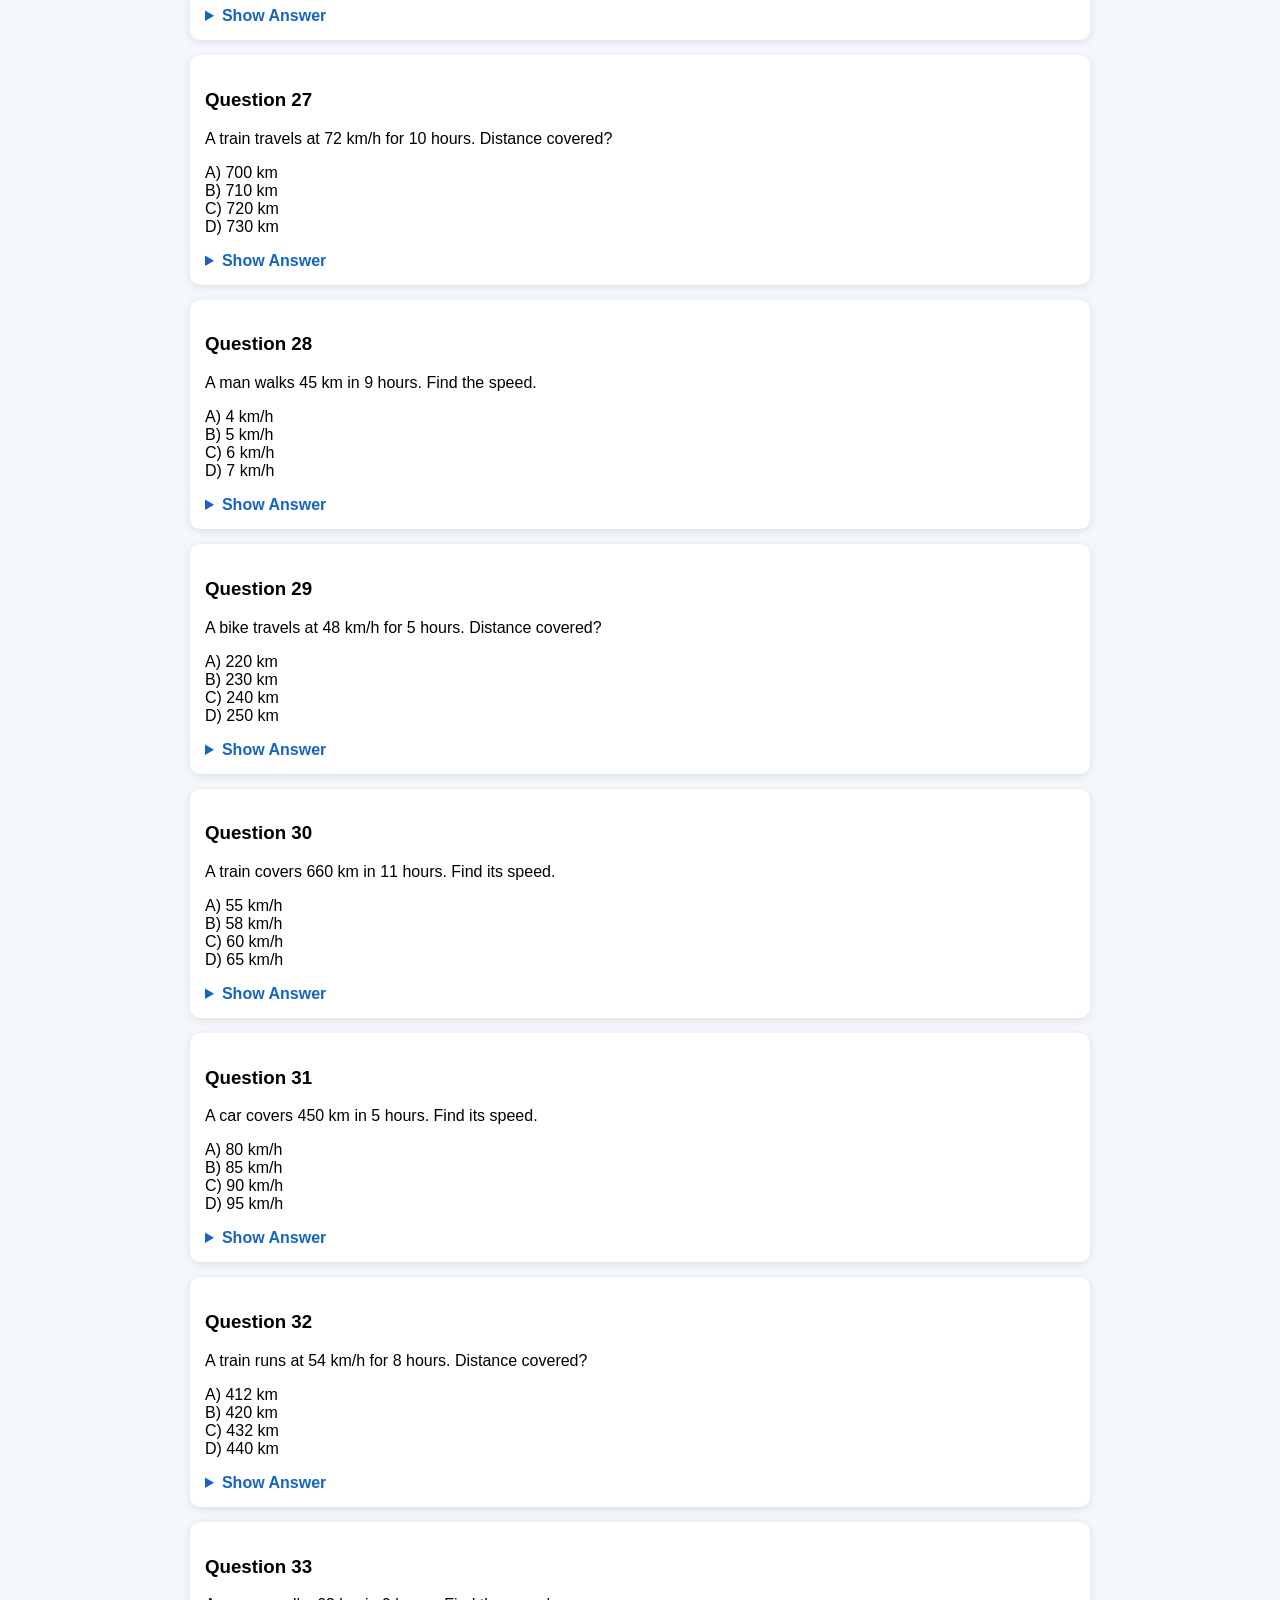
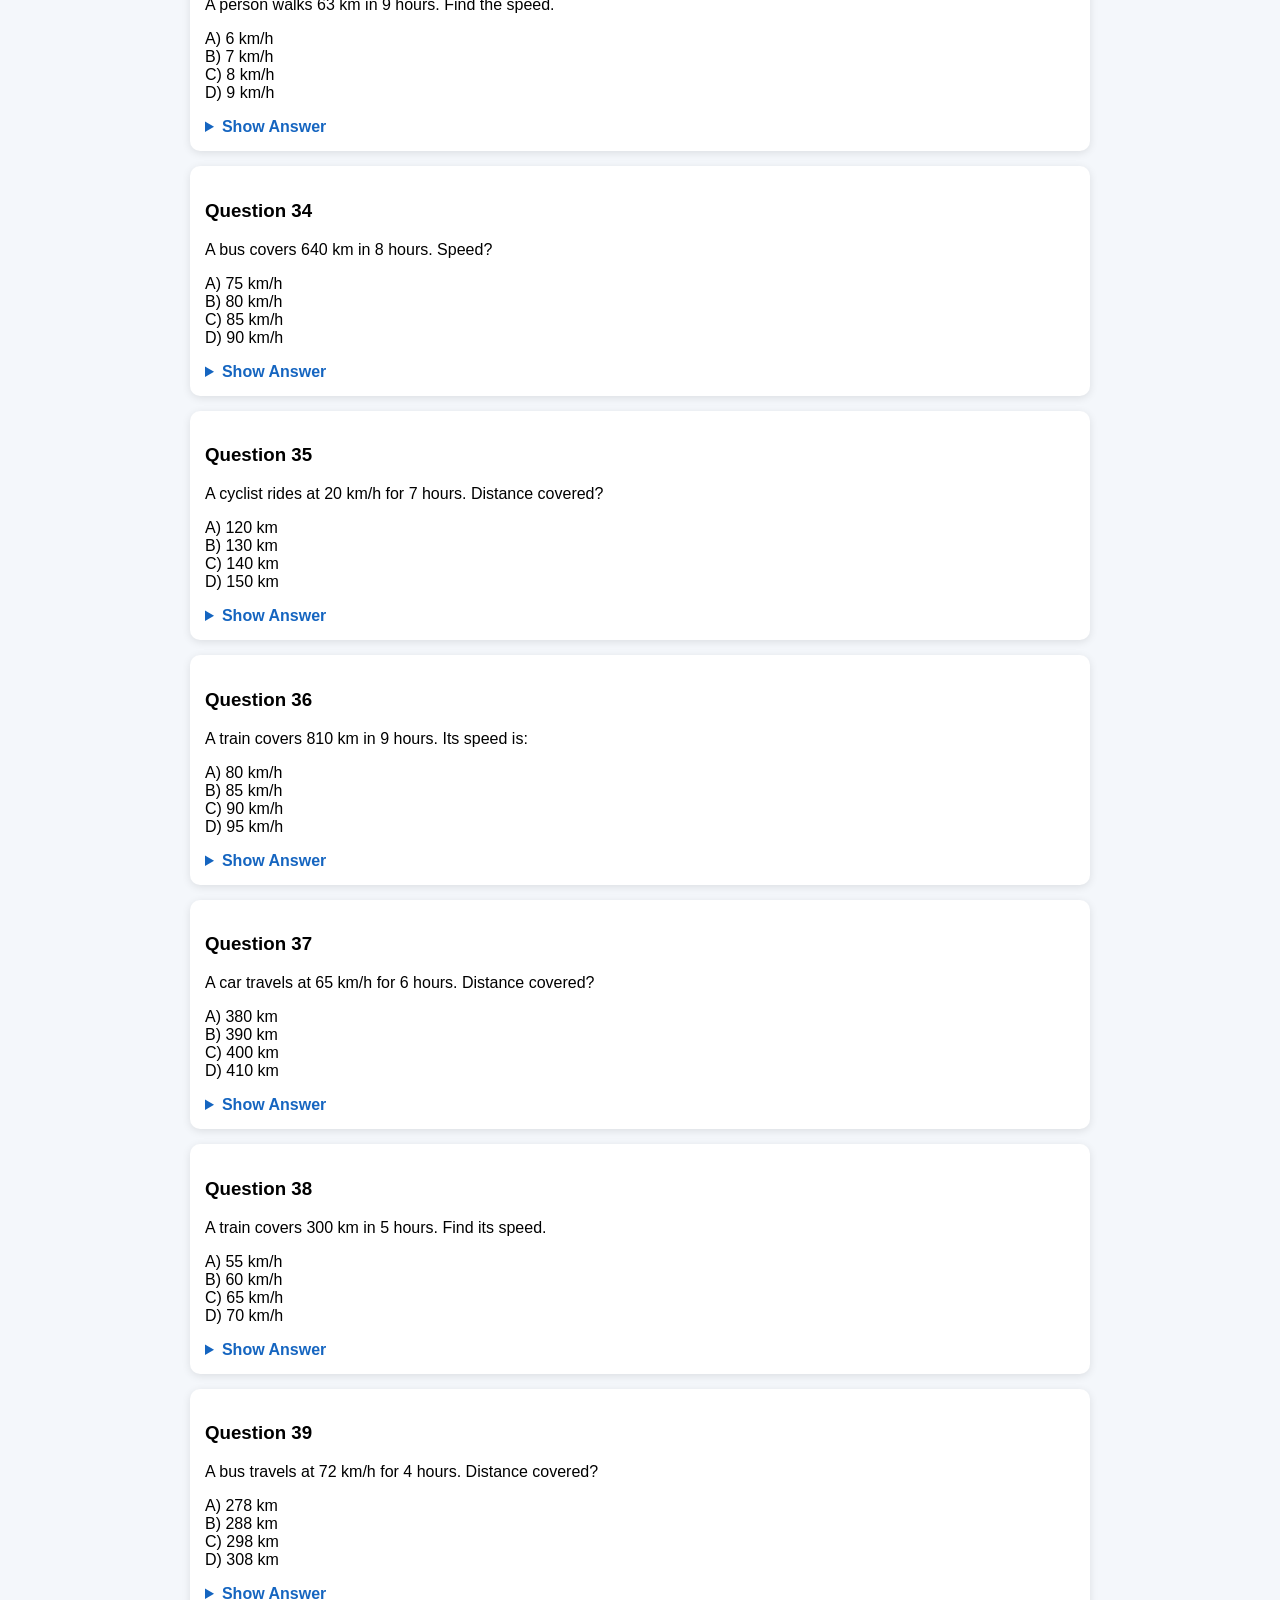
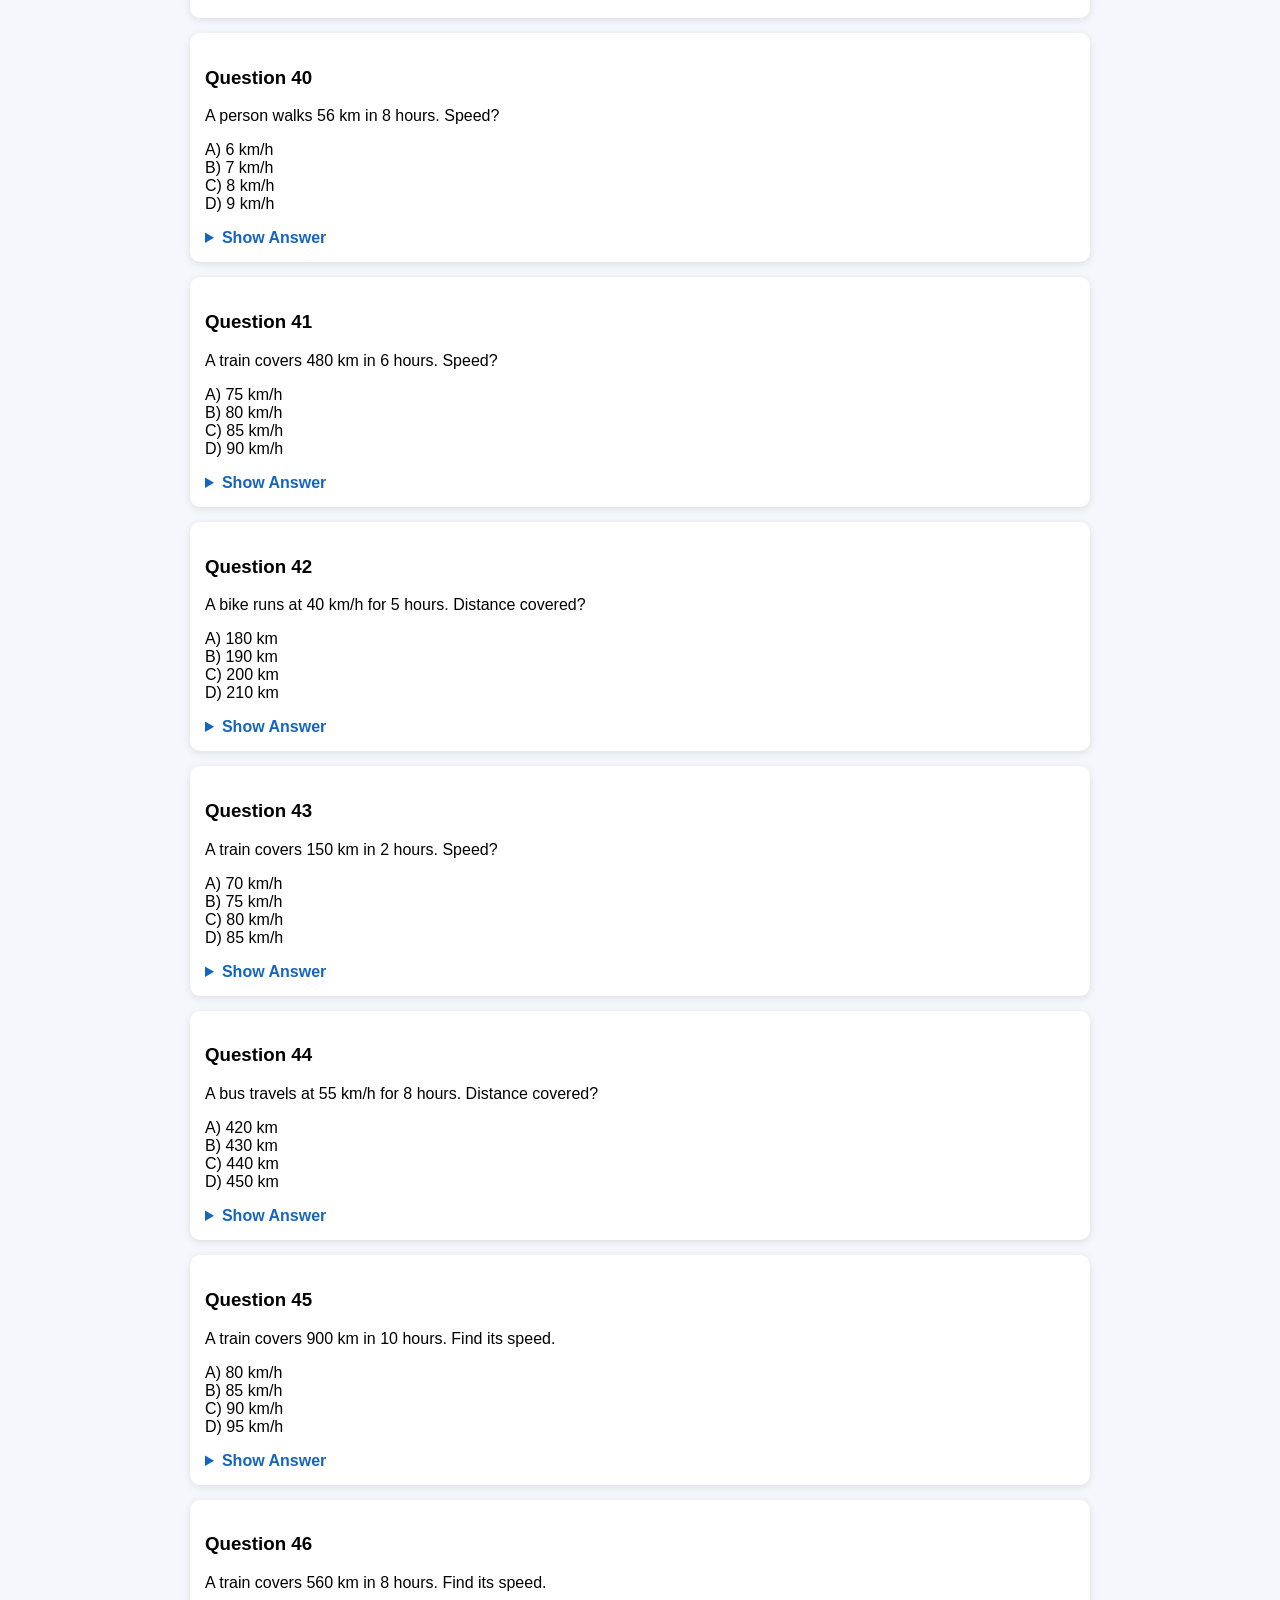
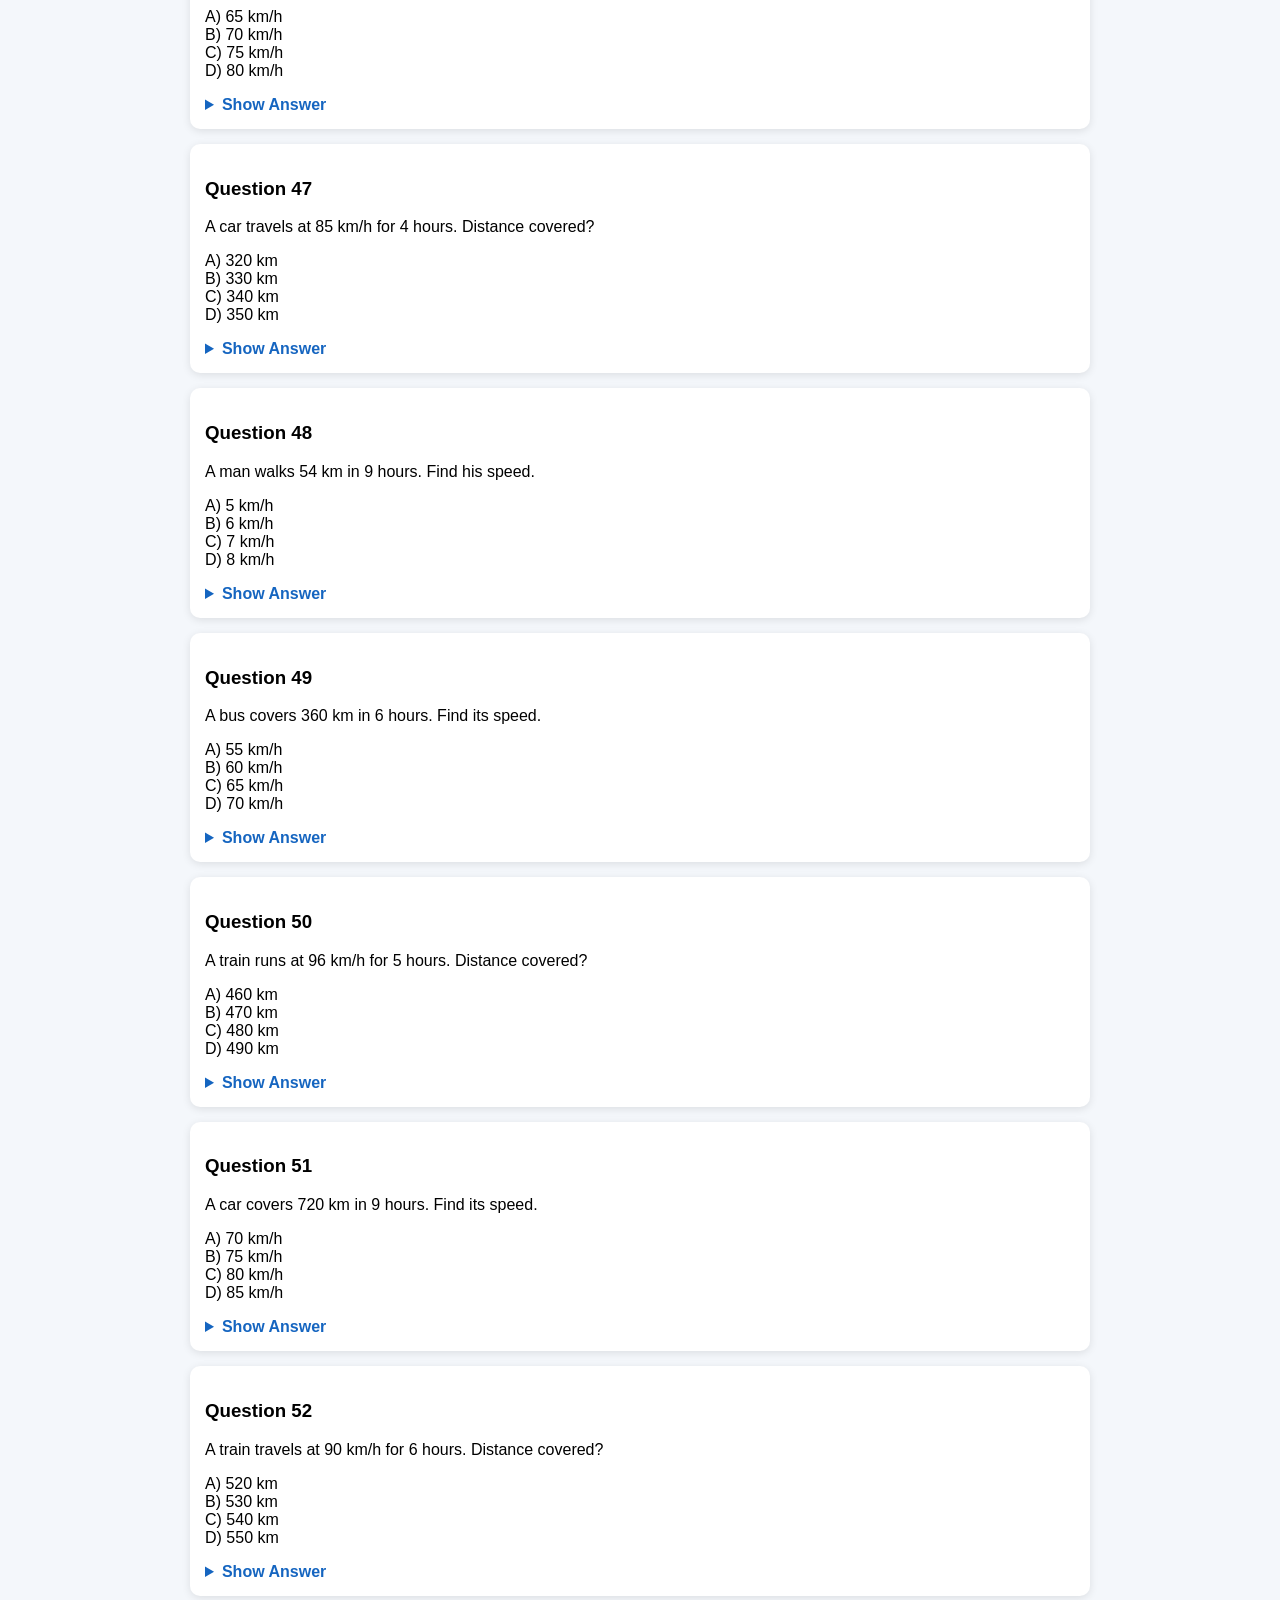
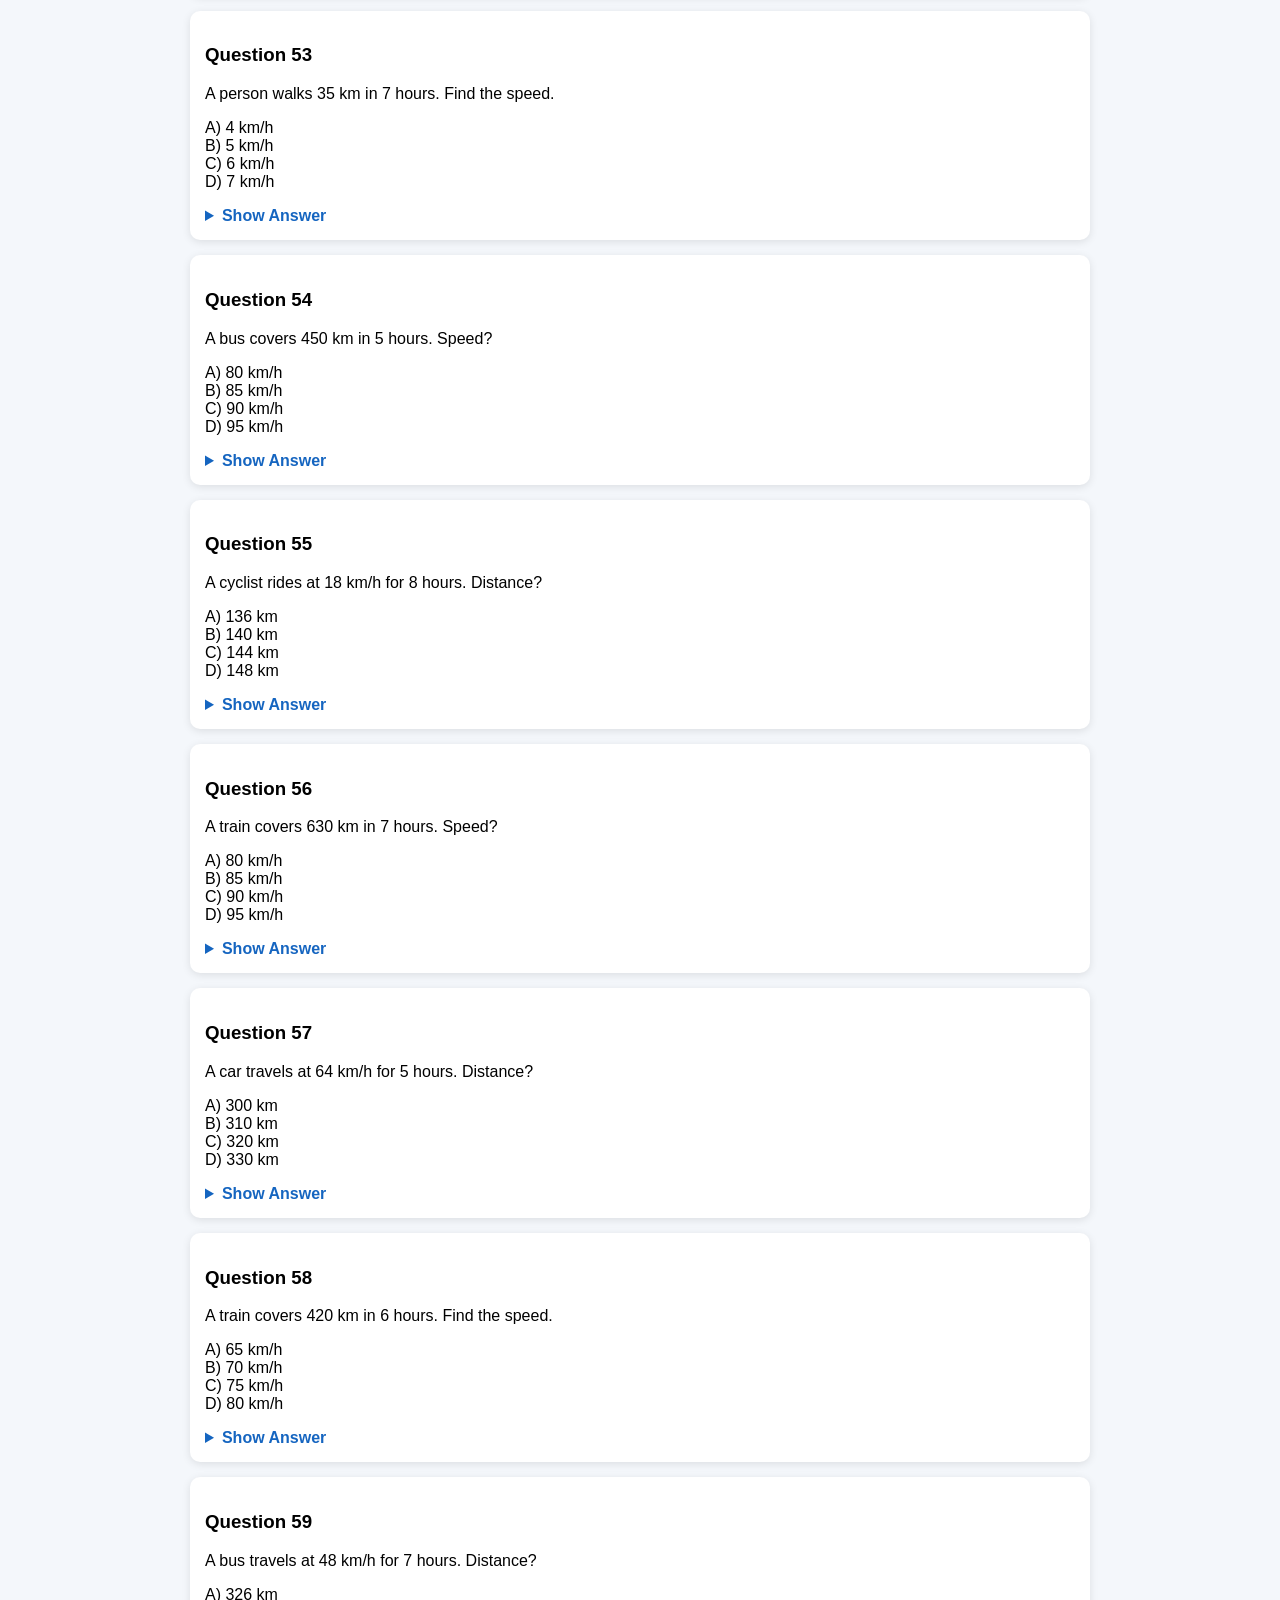
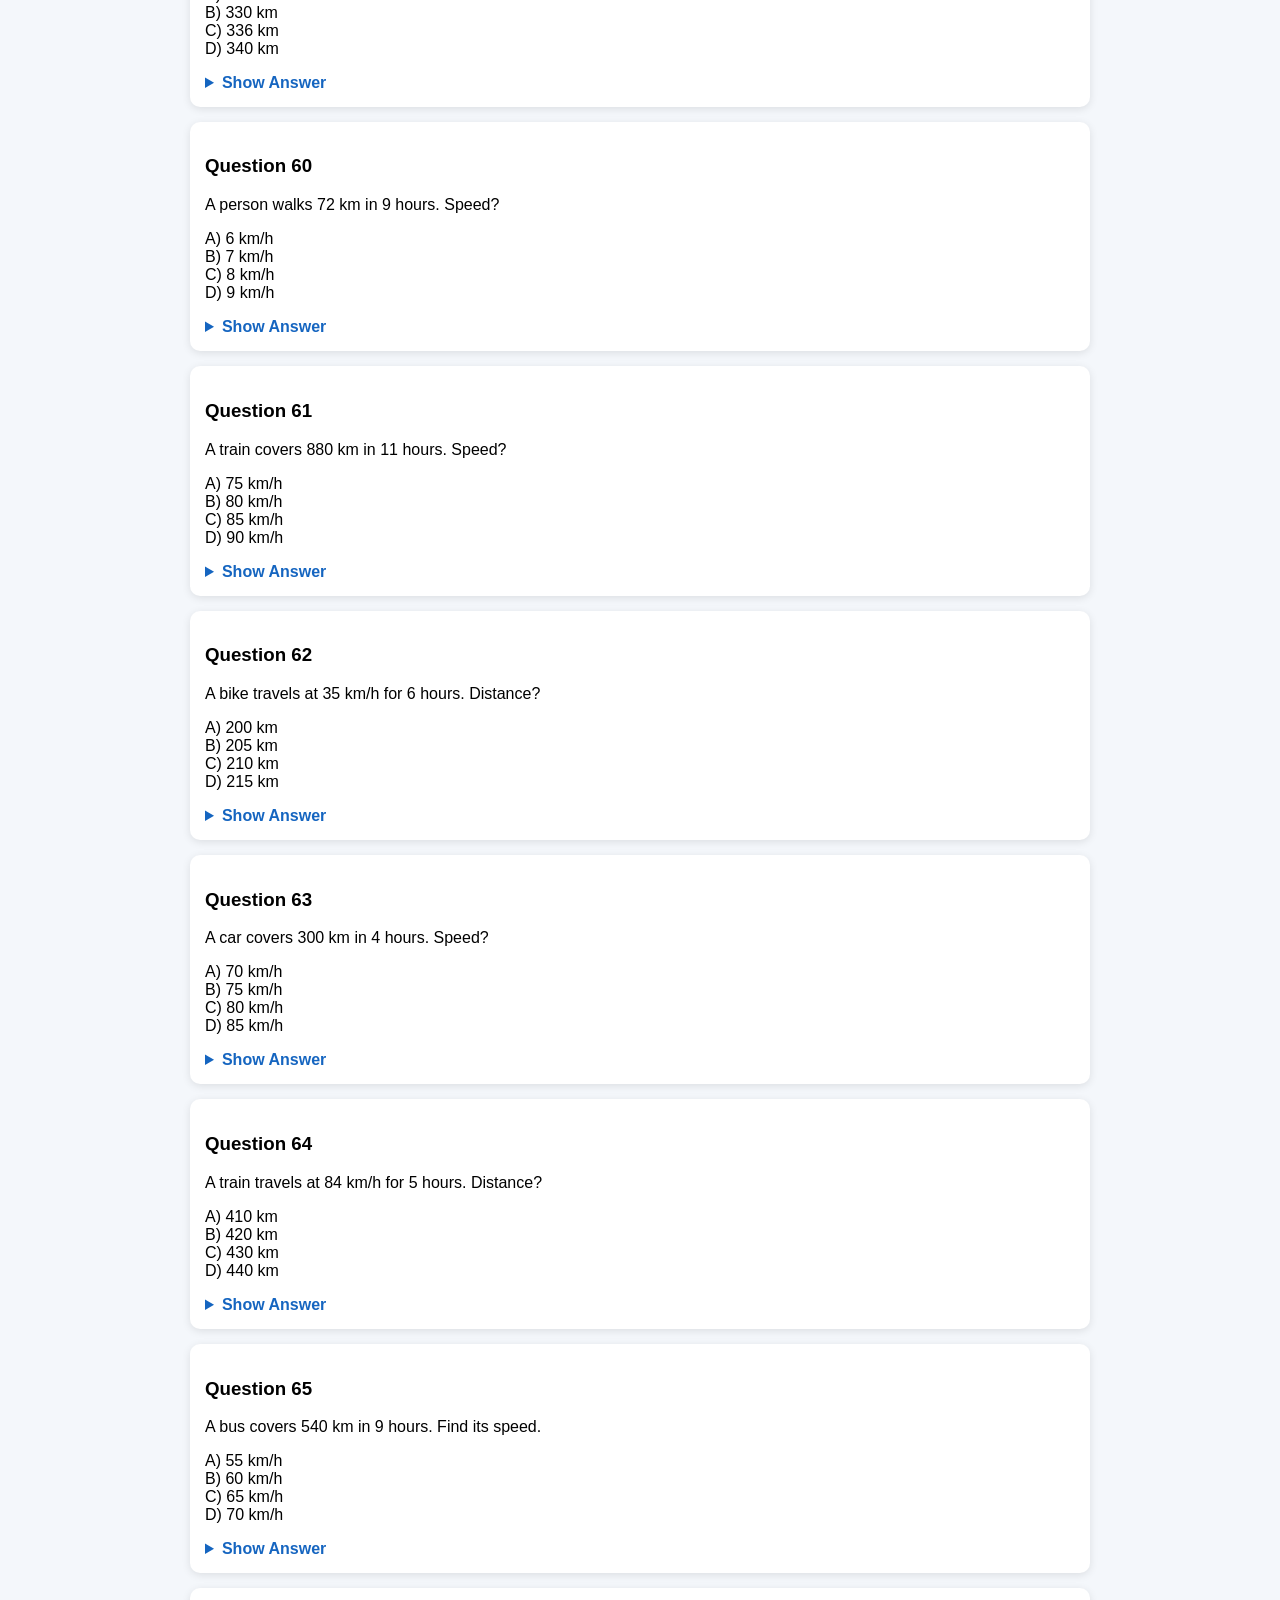
<file: time-speed-distance.html>
<!DOCTYPE html>
<html lang="en">
<head>
<meta charset="UTF-8">
<meta name="viewport" content="width=device-width, initial-scale=1.0">
<title>Time, Speed and Distance</title>

<style>
body{
font-family:Arial,sans-serif;
background:#f4f7fb;
margin:0;
padding:20px;
}

.container{
max-width:900px;
margin:auto;
}

h1{
text-align:center;
color:#0d47a1;
}

.question{
background:#fff;
padding:15px;
margin:15px 0;
border-radius:10px;
box-shadow:0 2px 8px rgba(0,0,0,.1);
}

details{
margin-top:10px;
}

summary{
cursor:pointer;
font-weight:bold;
color:#1565c0;
}

.answer{
color:green;
font-weight:bold;
}
</style>
</head>

<body>

<div class="container">

<h1>Time, Speed and Distance (100 Questions)</h1>
<div class="question">
<h3>Question 1</h3>
<p>A train travels 240 km in 4 hours. Its speed is:</p>
<p>A) 50 km/h<br>B) 60 km/h<br>C) 70 km/h<br>D) 80 km/h</p>
<details><summary>Show Answer</summary>
<p><b>Answer:</b> B) 60 km/h</p>
<p><b>Explanation:</b> Speed = Distance ÷ Time = 240 ÷ 4 = 60 km/h.</p>
</details>
</div>

<div class="question">
<h3>Question 2</h3>
<p>A car runs at 80 km/h for 5 hours. Distance covered?</p>
<p>A) 300 km<br>B) 350 km<br>C) 400 km<br>D) 450 km</p>
<details><summary>Show Answer</summary>
<p><b>Answer:</b> C) 400 km</p>
<p><b>Explanation:</b> Distance = Speed × Time = 80 × 5 = 400 km.</p>
</details>
</div>

<div class="question">
<h3>Question 3</h3>
<p>A man covers 150 km in 3 hours. Find speed.</p>
<p>A) 40 km/h<br>B) 45 km/h<br>C) 50 km/h<br>D) 55 km/h</p>
<details><summary>Show Answer</summary>
<p><b>Answer:</b> C) 50 km/h</p>
<p><b>Explanation:</b> Speed = 150 ÷ 3 = 50 km/h.</p>
</details>
</div>

<div class="question">
<h3>Question 4</h3>
<p>A bike travels at 45 km/h for 4 hours. Distance?</p>
<p>A) 150 km<br>B) 170 km<br>C) 180 km<br>D) 200 km</p>
<details><summary>Show Answer</summary>
<p><b>Answer:</b> C) 180 km</p>
<p><b>Explanation:</b> Distance = 45 × 4 = 180 km.</p>
</details>
</div>

<div class="question">
<h3>Question 5</h3>
<p>A bus covers 360 km in 6 hours. Speed?</p>
<p>A) 50 km/h<br>B) 55 km/h<br>C) 60 km/h<br>D) 65 km/h</p>
<details><summary>Show Answer</summary>
<p><b>Answer:</b> C) 60 km/h</p>
<p><b>Explanation:</b> 360 ÷ 6 = 60 km/h.</p>
</details>
</div>

<div class="question">
<h3>Question 6</h3>
<p>A train moves at 72 km/h. How much distance in 5 hours?</p>
<p>A) 300 km<br>B) 340 km<br>C) 360 km<br>D) 380 km</p>
<details><summary>Show Answer</summary>
<p><b>Answer:</b> C) 360 km</p>
<p><b>Explanation:</b> Distance = 72 × 5 = 360 km.</p>
</details>
</div>

<div class="question">
<h3>Question 7</h3>
<p>A person walks 24 km in 6 hours. Speed?</p>
<p>A) 3 km/h<br>B) 4 km/h<br>C) 5 km/h<br>D) 6 km/h</p>
<details><summary>Show Answer</summary>
<p><b>Answer:</b> B) 4 km/h</p>
<p><b>Explanation:</b> Speed = 24 ÷ 6 = 4 km/h.</p>
</details>
</div>

<div class="question">
<h3>Question 8</h3>
<p>A train covers 540 km in 9 hours. Speed?</p>
<p>A) 55 km/h<br>B) 60 km/h<br>C) 65 km/h<br>D) 70 km/h</p>
<details><summary>Show Answer</summary>
<p><b>Answer:</b> B) 60 km/h</p>
<p><b>Explanation:</b> Speed = 540 ÷ 9 = 60 km/h.</p>
</details>
</div>

<div class="question">
<h3>Question 9</h3>
<p>A car covers 300 km in 5 hours. Speed?</p>
<p>A) 50 km/h<br>B) 55 km/h<br>C) 60 km/h<br>D) 65 km/h</p>
<details><summary>Show Answer</summary>
<p><b>Answer:</b> C) 60 km/h</p>
<p><b>Explanation:</b> Speed = 300 ÷ 5 = 60 km/h.</p>
</details>
</div>

<div class="question">
<h3>Question 10</h3>
<p>A cyclist rides at 18 km/h for 4 hours. Distance?</p>
<p>A) 68 km<br>B) 70 km<br>C) 72 km<br>D) 74 km</p>
<details><summary>Show Answer</summary>
<p><b>Answer:</b> C) 72 km</p>
<p><b>Explanation:</b> Distance = 18 × 4 = 72 km.</p>
</details>
</div>

<div class="question">
<h3>Question 11</h3>
<p>A train covers 420 km in 7 hours. Speed?</p>
<p>A) 50 km/h<br>B) 55 km/h<br>C) 60 km/h<br>D) 65 km/h</p>
<details><summary>Show Answer</summary>
<p><b>Answer:</b> C) 60 km/h</p>
<p><b>Explanation:</b> Speed = 420 ÷ 7 = 60 km/h.</p>
</details>
</div>

<div class="question">
<h3>Question 12</h3>
<p>A car moves at 90 km/h for 2 hours. Distance?</p>
<p>A) 160 km<br>B) 170 km<br>C) 180 km<br>D) 190 km</p>
<details><summary>Show Answer</summary>
<p><b>Answer:</b> C) 180 km</p>
<p><b>Explanation:</b> Distance = 90 × 2 = 180 km.</p>
</details>
</div>

<div class="question">
<h3>Question 13</h3>
<p>A man covers 96 km in 2 hours. Speed?</p>
<p>A) 46 km/h<br>B) 48 km/h<br>C) 50 km/h<br>D) 52 km/h</p>
<details><summary>Show Answer</summary>
<p><b>Answer:</b> B) 48 km/h</p>
<p><b>Explanation:</b> Speed = 96 ÷ 2 = 48 km/h.</p>
</details>
</div>

<div class="question">
<h3>Question 14</h3>
<p>A bus travels at 75 km/h for 8 hours. Distance?</p>
<p>A) 580 km<br>B) 590 km<br>C) 600 km<br>D) 620 km</p>
<details><summary>Show Answer</summary>
<p><b>Answer:</b> C) 600 km</p>
<p><b>Explanation:</b> Distance = 75 × 8 = 600 km.</p>
</details>
</div>

<div class="question">
<h3>Question 15</h3>
<p>A train covers 630 km in 9 hours. Speed?</p>
<p>A) 65 km/h<br>B) 68 km/h<br>C) 70 km/h<br>D) 72 km/h</p>
<details><summary>Show Answer</summary>
<p><b>Answer:</b> C) 70 km/h</p>
<p><b>Explanation:</b> Speed = 630 ÷ 9 = 70 km/h.</p>
</details>
</div>
<div class="question">
<h3>Question 16</h3>
<p>A car covers 540 km in 6 hours. Find its speed.</p>
<p>A) 80 km/h<br>B) 85 km/h<br>C) 90 km/h<br>D) 95 km/h</p>
<details><summary>Show Answer</summary>
<p><b>Answer:</b> C) 90 km/h</p>
<p><b>Explanation:</b> Speed = 540 ÷ 6 = 90 km/h.</p>
</details>
</div>

<div class="question">
<h3>Question 17</h3>
<p>A train runs at 75 km/h. How far will it travel in 8 hours?</p>
<p>A) 550 km<br>B) 575 km<br>C) 600 km<br>D) 625 km</p>
<details><summary>Show Answer</summary>
<p><b>Answer:</b> C) 600 km</p>
<p><b>Explanation:</b> Distance = 75 × 8 = 600 km.</p>
</details>
</div>

<div class="question">
<h3>Question 18</h3>
<p>A person walks 30 km in 5 hours. Find the speed.</p>
<p>A) 5 km/h<br>B) 6 km/h<br>C) 7 km/h<br>D) 8 km/h</p>
<details><summary>Show Answer</summary>
<p><b>Answer:</b> B) 6 km/h</p>
<p><b>Explanation:</b> Speed = 30 ÷ 5 = 6 km/h.</p>
</details>
</div>

<div class="question">
<h3>Question 19</h3>
<p>A bus covers 420 km in 7 hours. Its speed is:</p>
<p>A) 55 km/h<br>B) 60 km/h<br>C) 65 km/h<br>D) 70 km/h</p>
<details><summary>Show Answer</summary>
<p><b>Answer:</b> B) 60 km/h</p>
<p><b>Explanation:</b> Speed = 420 ÷ 7 = 60 km/h.</p>
</details>
</div>

<div class="question">
<h3>Question 20</h3>
<p>A cyclist rides at 15 km/h for 6 hours. Distance covered?</p>
<p>A) 80 km<br>B) 85 km<br>C) 90 km<br>D) 95 km</p>
<details><summary>Show Answer</summary>
<p><b>Answer:</b> C) 90 km</p>
<p><b>Explanation:</b> Distance = 15 × 6 = 90 km.</p>
</details>
</div>

<div class="question">
<h3>Question 21</h3>
<p>A train covers 360 km in 4 hours. Find its speed.</p>
<p>A) 80 km/h<br>B) 85 km/h<br>C) 90 km/h<br>D) 95 km/h</p>
<details><summary>Show Answer</summary>
<p><b>Answer:</b> C) 90 km/h</p>
<p><b>Explanation:</b> Speed = 360 ÷ 4 = 90 km/h.</p>
</details>
</div>

<div class="question">
<h3>Question 22</h3>
<p>A car moves at 70 km/h for 9 hours. Distance covered?</p>
<p>A) 610 km<br>B) 620 km<br>C) 630 km<br>D) 640 km</p>
<details><summary>Show Answer</summary>
<p><b>Answer:</b> C) 630 km</p>
<p><b>Explanation:</b> Distance = 70 × 9 = 630 km.</p>
</details>
</div>

<div class="question">
<h3>Question 23</h3>
<p>A man covers 84 km in 2 hours. Find his speed.</p>
<p>A) 40 km/h<br>B) 41 km/h<br>C) 42 km/h<br>D) 43 km/h</p>
<details><summary>Show Answer</summary>
<p><b>Answer:</b> C) 42 km/h</p>
<p><b>Explanation:</b> Speed = 84 ÷ 2 = 42 km/h.</p>
</details>
</div>

<div class="question">
<h3>Question 24</h3>
<p>A train travels at 96 km/h for 5 hours. Distance covered?</p>
<p>A) 460 km<br>B) 470 km<br>C) 480 km<br>D) 490 km</p>
<details><summary>Show Answer</summary>
<p><b>Answer:</b> C) 480 km</p>
<p><b>Explanation:</b> Distance = 96 × 5 = 480 km.</p>
</details>
</div>

<div class="question">
<h3>Question 25</h3>
<p>A bus covers 480 km in 8 hours. Speed is:</p>
<p>A) 55 km/h<br>B) 60 km/h<br>C) 65 km/h<br>D) 70 km/h</p>
<details><summary>Show Answer</summary>
<p><b>Answer:</b> B) 60 km/h</p>
<p><b>Explanation:</b> Speed = 480 ÷ 8 = 60 km/h.</p>
</details>
</div>

<div class="question">
<h3>Question 26</h3>
<p>A car covers 180 km in 3 hours. Find its speed.</p>
<p>A) 50 km/h<br>B) 55 km/h<br>C) 60 km/h<br>D) 65 km/h</p>
<details><summary>Show Answer</summary>
<p><b>Answer:</b> C) 60 km/h</p>
<p><b>Explanation:</b> Speed = 180 ÷ 3 = 60 km/h.</p>
</details>
</div>

<div class="question">
<h3>Question 27</h3>
<p>A train travels at 72 km/h for 10 hours. Distance covered?</p>
<p>A) 700 km<br>B) 710 km<br>C) 720 km<br>D) 730 km</p>
<details><summary>Show Answer</summary>
<p><b>Answer:</b> C) 720 km</p>
<p><b>Explanation:</b> Distance = 72 × 10 = 720 km.</p>
</details>
</div>

<div class="question">
<h3>Question 28</h3>
<p>A man walks 45 km in 9 hours. Find the speed.</p>
<p>A) 4 km/h<br>B) 5 km/h<br>C) 6 km/h<br>D) 7 km/h</p>
<details><summary>Show Answer</summary>
<p><b>Answer:</b> B) 5 km/h</p>
<p><b>Explanation:</b> Speed = 45 ÷ 9 = 5 km/h.</p>
</details>
</div>

<div class="question">
<h3>Question 29</h3>
<p>A bike travels at 48 km/h for 5 hours. Distance covered?</p>
<p>A) 220 km<br>B) 230 km<br>C) 240 km<br>D) 250 km</p>
<details><summary>Show Answer</summary>
<p><b>Answer:</b> C) 240 km</p>
<p><b>Explanation:</b> Distance = 48 × 5 = 240 km.</p>
</details>
</div>

<div class="question">
<h3>Question 30</h3>
<p>A train covers 660 km in 11 hours. Find its speed.</p>
<p>A) 55 km/h<br>B) 58 km/h<br>C) 60 km/h<br>D) 65 km/h</p>
<details><summary>Show Answer</summary>
<p><b>Answer:</b> C) 60 km/h</p>
<p><b>Explanation:</b> Speed = 660 ÷ 11 = 60 km/h.</p>
</details>
</div>
<div class="question">
<h3>Question 31</h3>
<p>A car covers 450 km in 5 hours. Find its speed.</p>
<p>A) 80 km/h<br>B) 85 km/h<br>C) 90 km/h<br>D) 95 km/h</p>
<details><summary>Show Answer</summary>
<p><b>Answer:</b> C) 90 km/h</p>
<p><b>Explanation:</b> Speed = Distance ÷ Time = 450 ÷ 5 = 90 km/h.</p>
</details>
</div>

<div class="question">
<h3>Question 32</h3>
<p>A train runs at 54 km/h for 8 hours. Distance covered?</p>
<p>A) 412 km<br>B) 420 km<br>C) 432 km<br>D) 440 km</p>
<details><summary>Show Answer</summary>
<p><b>Answer:</b> C) 432 km</p>
<p><b>Explanation:</b> Distance = Speed × Time = 54 × 8 = 432 km.</p>
</details>
</div>

<div class="question">
<h3>Question 33</h3>
<p>A person walks 63 km in 9 hours. Find the speed.</p>
<p>A) 6 km/h<br>B) 7 km/h<br>C) 8 km/h<br>D) 9 km/h</p>
<details><summary>Show Answer</summary>
<p><b>Answer:</b> B) 7 km/h</p>
<p><b>Explanation:</b> Speed = 63 ÷ 9 = 7 km/h.</p>
</details>
</div>

<div class="question">
<h3>Question 34</h3>
<p>A bus covers 640 km in 8 hours. Speed?</p>
<p>A) 75 km/h<br>B) 80 km/h<br>C) 85 km/h<br>D) 90 km/h</p>
<details><summary>Show Answer</summary>
<p><b>Answer:</b> B) 80 km/h</p>
<p><b>Explanation:</b> Speed = 640 ÷ 8 = 80 km/h.</p>
</details>
</div>

<div class="question">
<h3>Question 35</h3>
<p>A cyclist rides at 20 km/h for 7 hours. Distance covered?</p>
<p>A) 120 km<br>B) 130 km<br>C) 140 km<br>D) 150 km</p>
<details><summary>Show Answer</summary>
<p><b>Answer:</b> C) 140 km</p>
<p><b>Explanation:</b> Distance = 20 × 7 = 140 km.</p>
</details>
</div>

<div class="question">
<h3>Question 36</h3>
<p>A train covers 810 km in 9 hours. Its speed is:</p>
<p>A) 80 km/h<br>B) 85 km/h<br>C) 90 km/h<br>D) 95 km/h</p>
<details><summary>Show Answer</summary>
<p><b>Answer:</b> C) 90 km/h</p>
<p><b>Explanation:</b> Speed = 810 ÷ 9 = 90 km/h.</p>
</details>
</div>

<div class="question">
<h3>Question 37</h3>
<p>A car travels at 65 km/h for 6 hours. Distance covered?</p>
<p>A) 380 km<br>B) 390 km<br>C) 400 km<br>D) 410 km</p>
<details><summary>Show Answer</summary>
<p><b>Answer:</b> B) 390 km</p>
<p><b>Explanation:</b> Distance = 65 × 6 = 390 km.</p>
</details>
</div>

<div class="question">
<h3>Question 38</h3>
<p>A train covers 300 km in 5 hours. Find its speed.</p>
<p>A) 55 km/h<br>B) 60 km/h<br>C) 65 km/h<br>D) 70 km/h</p>
<details><summary>Show Answer</summary>
<p><b>Answer:</b> B) 60 km/h</p>
<p><b>Explanation:</b> Speed = 300 ÷ 5 = 60 km/h.</p>
</details>
</div>

<div class="question">
<h3>Question 39</h3>
<p>A bus travels at 72 km/h for 4 hours. Distance covered?</p>
<p>A) 278 km<br>B) 288 km<br>C) 298 km<br>D) 308 km</p>
<details><summary>Show Answer</summary>
<p><b>Answer:</b> B) 288 km</p>
<p><b>Explanation:</b> Distance = 72 × 4 = 288 km.</p>
</details>
</div>

<div class="question">
<h3>Question 40</h3>
<p>A person walks 56 km in 8 hours. Speed?</p>
<p>A) 6 km/h<br>B) 7 km/h<br>C) 8 km/h<br>D) 9 km/h</p>
<details><summary>Show Answer</summary>
<p><b>Answer:</b> B) 7 km/h</p>
<p><b>Explanation:</b> Speed = 56 ÷ 8 = 7 km/h.</p>
</details>
</div>

<div class="question">
<h3>Question 41</h3>
<p>A train covers 480 km in 6 hours. Speed?</p>
<p>A) 75 km/h<br>B) 80 km/h<br>C) 85 km/h<br>D) 90 km/h</p>
<details><summary>Show Answer</summary>
<p><b>Answer:</b> B) 80 km/h</p>
<p><b>Explanation:</b> Speed = 480 ÷ 6 = 80 km/h.</p>
</details>
</div>

<div class="question">
<h3>Question 42</h3>
<p>A bike runs at 40 km/h for 5 hours. Distance covered?</p>
<p>A) 180 km<br>B) 190 km<br>C) 200 km<br>D) 210 km</p>
<details><summary>Show Answer</summary>
<p><b>Answer:</b> C) 200 km</p>
<p><b>Explanation:</b> Distance = 40 × 5 = 200 km.</p>
</details>
</div>

<div class="question">
<h3>Question 43</h3>
<p>A train covers 150 km in 2 hours. Speed?</p>
<p>A) 70 km/h<br>B) 75 km/h<br>C) 80 km/h<br>D) 85 km/h</p>
<details><summary>Show Answer</summary>
<p><b>Answer:</b> B) 75 km/h</p>
<p><b>Explanation:</b> Speed = 150 ÷ 2 = 75 km/h.</p>
</details>
</div>

<div class="question">
<h3>Question 44</h3>
<p>A bus travels at 55 km/h for 8 hours. Distance covered?</p>
<p>A) 420 km<br>B) 430 km<br>C) 440 km<br>D) 450 km</p>
<details><summary>Show Answer</summary>
<p><b>Answer:</b> C) 440 km</p>
<p><b>Explanation:</b> Distance = 55 × 8 = 440 km.</p>
</details>
</div>

<div class="question">
<h3>Question 45</h3>
<p>A train covers 900 km in 10 hours. Find its speed.</p>
<p>A) 80 km/h<br>B) 85 km/h<br>C) 90 km/h<br>D) 95 km/h</p>
<details><summary>Show Answer</summary>
<p><b>Answer:</b> C) 90 km/h</p>
<p><b>Explanation:</b> Speed = 900 ÷ 10 = 90 km/h.</p>
</details>
</div>
<div class="question">
<h3>Question 46</h3>
<p>A train covers 560 km in 8 hours. Find its speed.</p>
<p>A) 65 km/h<br>B) 70 km/h<br>C) 75 km/h<br>D) 80 km/h</p>
<details><summary>Show Answer</summary>
<p><b>Answer:</b> B) 70 km/h</p>
<p><b>Explanation:</b> Speed = 560 ÷ 8 = 70 km/h.</p>
</details>
</div>

<div class="question">
<h3>Question 47</h3>
<p>A car travels at 85 km/h for 4 hours. Distance covered?</p>
<p>A) 320 km<br>B) 330 km<br>C) 340 km<br>D) 350 km</p>
<details><summary>Show Answer</summary>
<p><b>Answer:</b> C) 340 km</p>
<p><b>Explanation:</b> Distance = 85 × 4 = 340 km.</p>
</details>
</div>

<div class="question">
<h3>Question 48</h3>
<p>A man walks 54 km in 9 hours. Find his speed.</p>
<p>A) 5 km/h<br>B) 6 km/h<br>C) 7 km/h<br>D) 8 km/h</p>
<details><summary>Show Answer</summary>
<p><b>Answer:</b> B) 6 km/h</p>
<p><b>Explanation:</b> Speed = 54 ÷ 9 = 6 km/h.</p>
</details>
</div>

<div class="question">
<h3>Question 49</h3>
<p>A bus covers 360 km in 6 hours. Find its speed.</p>
<p>A) 55 km/h<br>B) 60 km/h<br>C) 65 km/h<br>D) 70 km/h</p>
<details><summary>Show Answer</summary>
<p><b>Answer:</b> B) 60 km/h</p>
<p><b>Explanation:</b> Speed = 360 ÷ 6 = 60 km/h.</p>
</details>
</div>

<div class="question">
<h3>Question 50</h3>
<p>A train runs at 96 km/h for 5 hours. Distance covered?</p>
<p>A) 460 km<br>B) 470 km<br>C) 480 km<br>D) 490 km</p>
<details><summary>Show Answer</summary>
<p><b>Answer:</b> C) 480 km</p>
<p><b>Explanation:</b> Distance = 96 × 5 = 480 km.</p>
</details>
</div>
<div class="question">
<h3>Question 51</h3>
<p>A car covers 720 km in 9 hours. Find its speed.</p>
<p>A) 70 km/h<br>B) 75 km/h<br>C) 80 km/h<br>D) 85 km/h</p>
<details><summary>Show Answer</summary>
<p><b>Answer:</b> C) 80 km/h</p>
<p><b>Explanation:</b> Speed = 720 ÷ 9 = 80 km/h.</p>
</details>
</div>

<div class="question">
<h3>Question 52</h3>
<p>A train travels at 90 km/h for 6 hours. Distance covered?</p>
<p>A) 520 km<br>B) 530 km<br>C) 540 km<br>D) 550 km</p>
<details><summary>Show Answer</summary>
<p><b>Answer:</b> C) 540 km</p>
<p><b>Explanation:</b> Distance = 90 × 6 = 540 km.</p>
</details>
</div>

<div class="question">
<h3>Question 53</h3>
<p>A person walks 35 km in 7 hours. Find the speed.</p>
<p>A) 4 km/h<br>B) 5 km/h<br>C) 6 km/h<br>D) 7 km/h</p>
<details><summary>Show Answer</summary>
<p><b>Answer:</b> B) 5 km/h</p>
<p><b>Explanation:</b> Speed = 35 ÷ 7 = 5 km/h.</p>
</details>
</div>

<div class="question">
<h3>Question 54</h3>
<p>A bus covers 450 km in 5 hours. Speed?</p>
<p>A) 80 km/h<br>B) 85 km/h<br>C) 90 km/h<br>D) 95 km/h</p>
<details><summary>Show Answer</summary>
<p><b>Answer:</b> C) 90 km/h</p>
<p><b>Explanation:</b> Speed = 450 ÷ 5 = 90 km/h.</p>
</details>
</div>

<div class="question">
<h3>Question 55</h3>
<p>A cyclist rides at 18 km/h for 8 hours. Distance?</p>
<p>A) 136 km<br>B) 140 km<br>C) 144 km<br>D) 148 km</p>
<details><summary>Show Answer</summary>
<p><b>Answer:</b> C) 144 km</p>
<p><b>Explanation:</b> Distance = 18 × 8 = 144 km.</p>
</details>
</div>

<div class="question">
<h3>Question 56</h3>
<p>A train covers 630 km in 7 hours. Speed?</p>
<p>A) 80 km/h<br>B) 85 km/h<br>C) 90 km/h<br>D) 95 km/h</p>
<details><summary>Show Answer</summary>
<p><b>Answer:</b> C) 90 km/h</p>
<p><b>Explanation:</b> Speed = 630 ÷ 7 = 90 km/h.</p>
</details>
</div>

<div class="question">
<h3>Question 57</h3>
<p>A car travels at 64 km/h for 5 hours. Distance?</p>
<p>A) 300 km<br>B) 310 km<br>C) 320 km<br>D) 330 km</p>
<details><summary>Show Answer</summary>
<p><b>Answer:</b> C) 320 km</p>
<p><b>Explanation:</b> Distance = 64 × 5 = 320 km.</p>
</details>
</div>

<div class="question">
<h3>Question 58</h3>
<p>A train covers 420 km in 6 hours. Find the speed.</p>
<p>A) 65 km/h<br>B) 70 km/h<br>C) 75 km/h<br>D) 80 km/h</p>
<details><summary>Show Answer</summary>
<p><b>Answer:</b> B) 70 km/h</p>
<p><b>Explanation:</b> Speed = 420 ÷ 6 = 70 km/h.</p>
</details>
</div>

<div class="question">
<h3>Question 59</h3>
<p>A bus travels at 48 km/h for 7 hours. Distance?</p>
<p>A) 326 km<br>B) 330 km<br>C) 336 km<br>D) 340 km</p>
<details><summary>Show Answer</summary>
<p><b>Answer:</b> C) 336 km</p>
<p><b>Explanation:</b> Distance = 48 × 7 = 336 km.</p>
</details>
</div>

<div class="question">
<h3>Question 60</h3>
<p>A person walks 72 km in 9 hours. Speed?</p>
<p>A) 6 km/h<br>B) 7 km/h<br>C) 8 km/h<br>D) 9 km/h</p>
<details><summary>Show Answer</summary>
<p><b>Answer:</b> C) 8 km/h</p>
<p><b>Explanation:</b> Speed = 72 ÷ 9 = 8 km/h.</p>
</details>
</div>

<div class="question">
<h3>Question 61</h3>
<p>A train covers 880 km in 11 hours. Speed?</p>
<p>A) 75 km/h<br>B) 80 km/h<br>C) 85 km/h<br>D) 90 km/h</p>
<details><summary>Show Answer</summary>
<p><b>Answer:</b> B) 80 km/h</p>
<p><b>Explanation:</b> Speed = 880 ÷ 11 = 80 km/h.</p>
</details>
</div>

<div class="question">
<h3>Question 62</h3>
<p>A bike travels at 35 km/h for 6 hours. Distance?</p>
<p>A) 200 km<br>B) 205 km<br>C) 210 km<br>D) 215 km</p>
<details><summary>Show Answer</summary>
<p><b>Answer:</b> C) 210 km</p>
<p><b>Explanation:</b> Distance = 35 × 6 = 210 km.</p>
</details>
</div>

<div class="question">
<h3>Question 63</h3>
<p>A car covers 300 km in 4 hours. Speed?</p>
<p>A) 70 km/h<br>B) 75 km/h<br>C) 80 km/h<br>D) 85 km/h</p>
<details><summary>Show Answer</summary>
<p><b>Answer:</b> B) 75 km/h</p>
<p><b>Explanation:</b> Speed = 300 ÷ 4 = 75 km/h.</p>
</details>
</div>

<div class="question">
<h3>Question 64</h3>
<p>A train travels at 84 km/h for 5 hours. Distance?</p>
<p>A) 410 km<br>B) 420 km<br>C) 430 km<br>D) 440 km</p>
<details><summary>Show Answer</summary>
<p><b>Answer:</b> B) 420 km</p>
<p><b>Explanation:</b> Distance = 84 × 5 = 420 km.</p>
</details>
</div>

<div class="question">
<h3>Question 65</h3>
<p>A bus covers 540 km in 9 hours. Find its speed.</p>
<p>A) 55 km/h<br>B) 60 km/h<br>C) 65 km/h<br>D) 70 km/h</p>
<details><summary>Show Answer</summary>
<p><b>Answer:</b> B) 60 km/h</p>
<p><b>Explanation:</b> Speed = 540 ÷ 9 = 60 km/h.</p>
</details>
</div>
<div class="question">
<h3>Question 66</h3>
<p>A train covers 960 km in 12 hours. Find its speed.</p>
<p>A) 75 km/h<br>B) 80 km/h<br>C) 85 km/h<br>D) 90 km/h</p>
<details><summary>Show Answer</summary>
<p><b>Answer:</b> B) 80 km/h</p>
<p><b>Explanation:</b> Speed = 960 ÷ 12 = 80 km/h.</p>
</details>
</div>

<div class="question">
<h3>Question 67</h3>
<p>A car travels at 72 km/h for 8 hours. Distance covered?</p>
<p>A) 560 km<br>B) 570 km<br>C) 576 km<br>D) 580 km</p>
<details><summary>Show Answer</summary>
<p><b>Answer:</b> C) 576 km</p>
<p><b>Explanation:</b> Distance = 72 × 8 = 576 km.</p>
</details>
</div>

<div class="question">
<h3>Question 68</h3>
<p>A person walks 81 km in 9 hours. Find the speed.</p>
<p>A) 8 km/h<br>B) 9 km/h<br>C) 10 km/h<br>D) 11 km/h</p>
<details><summary>Show Answer</summary>
<p><b>Answer:</b> B) 9 km/h</p>
<p><b>Explanation:</b> Speed = 81 ÷ 9 = 9 km/h.</p>
</details>
</div>

<div class="question">
<h3>Question 69</h3>
<p>A bus covers 525 km in 7 hours. Find its speed.</p>
<p>A) 70 km/h<br>B) 75 km/h<br>C) 80 km/h<br>D) 85 km/h</p>
<details><summary>Show Answer</summary>
<p><b>Answer:</b> B) 75 km/h</p>
<p><b>Explanation:</b> Speed = 525 ÷ 7 = 75 km/h.</p>
</details>
</div>

<div class="question">
<h3>Question 70</h3>
<p>A bike travels at 32 km/h for 7 hours. Distance covered?</p>
<p>A) 214 km<br>B) 220 km<br>C) 224 km<br>D) 230 km</p>
<details><summary>Show Answer</summary>
<p><b>Answer:</b> C) 224 km</p>
<p><b>Explanation:</b> Distance = 32 × 7 = 224 km.</p>
</details>
</div>

<div class="question">
<h3>Question 71</h3>
<p>A train covers 420 km in 5 hours. Find its speed.</p>
<p>A) 80 km/h<br>B) 82 km/h<br>C) 84 km/h<br>D) 86 km/h</p>
<details><summary>Show Answer</summary>
<p><b>Answer:</b> C) 84 km/h</p>
<p><b>Explanation:</b> Speed = 420 ÷ 5 = 84 km/h.</p>
</details>
</div>

<div class="question">
<h3>Question 72</h3>
<p>A car travels at 88 km/h for 5 hours. Distance covered?</p>
<p>A) 430 km<br>B) 435 km<br>C) 440 km<br>D) 445 km</p>
<details><summary>Show Answer</summary>
<p><b>Answer:</b> C) 440 km</p>
<p><b>Explanation:</b> Distance = 88 × 5 = 440 km.</p>
</details>
</div>

<div class="question">
<h3>Question 73</h3>
<p>A person walks 48 km in 8 hours. Find the speed.</p>
<p>A) 5 km/h<br>B) 6 km/h<br>C) 7 km/h<br>D) 8 km/h</p>
<details><summary>Show Answer</summary>
<p><b>Answer:</b> B) 6 km/h</p>
<p><b>Explanation:</b> Speed = 48 ÷ 8 = 6 km/h.</p>
</details>
</div>

<div class="question">
<h3>Question 74</h3>
<p>A train covers 350 km in 5 hours. Find its speed.</p>
<p>A) 65 km/h<br>B) 70 km/h<br>C) 75 km/h<br>D) 80 km/h</p>
<details><summary>Show Answer</summary>
<p><b>Answer:</b> B) 70 km/h</p>
<p><b>Explanation:</b> Speed = 350 ÷ 5 = 70 km/h.</p>
</details>
</div>

<div class="question">
<h3>Question 75</h3>
<p>A bus travels at 66 km/h for 6 hours. Distance covered?</p>
<p>A) 386 km<br>B) 390 km<br>C) 396 km<br>D) 400 km</p>
<details><summary>Show Answer</summary>
<p><b>Answer:</b> C) 396 km</p>
<p><b>Explanation:</b> Distance = 66 × 6 = 396 km.</p>
</details>
</div>

<div class="question">
<h3>Question 76</h3>
<p>A train covers 910 km in 13 hours. Find its speed.</p>
<p>A) 68 km/h<br>B) 70 km/h<br>C) 72 km/h<br>D) 75 km/h</p>
<details><summary>Show Answer</summary>
<p><b>Answer:</b> B) 70 km/h</p>
<p><b>Explanation:</b> Speed = 910 ÷ 13 = 70 km/h.</p>
</details>
</div>

<div class="question">
<h3>Question 77</h3>
<p>A car travels at 58 km/h for 5 hours. Distance covered?</p>
<p>A) 280 km<br>B) 285 km<br>C) 290 km<br>D) 295 km</p>
<details><summary>Show Answer</summary>
<p><b>Answer:</b> C) 290 km</p>
<p><b>Explanation:</b> Distance = 58 × 5 = 290 km.</p>
</details>
</div>

<div class="question">
<h3>Question 78</h3>
<p>A person walks 42 km in 7 hours. Find the speed.</p>
<p>A) 5 km/h<br>B) 6 km/h<br>C) 7 km/h<br>D) 8 km/h</p>
<details><summary>Show Answer</summary>
<p><b>Answer:</b> B) 6 km/h</p>
<p><b>Explanation:</b> Speed = 42 ÷ 7 = 6 km/h.</p>
</details>
</div>

<div class="question">
<h3>Question 79</h3>
<p>A bus covers 560 km in 7 hours. Find its speed.</p>
<p>A) 75 km/h<br>B) 80 km/h<br>C) 85 km/h<br>D) 90 km/h</p>
<details><summary>Show Answer</summary>
<p><b>Answer:</b> B) 80 km/h</p>
<p><b>Explanation:</b> Speed = 560 ÷ 7 = 80 km/h.</p>
</details>
</div>

<div class="question">
<h3>Question 80</h3>
<p>A train travels at 95 km/h for 4 hours. Distance covered?</p>
<p>A) 360 km<br>B) 370 km<br>C) 380 km<br>D) 390 km</p>
<details><summary>Show Answer</summary>
<p><b>Answer:</b> C) 380 km</p>
<p><b>Explanation:</b> Distance = 95 × 4 = 380 km.</p>
</details>
</div>
<div class="question">
<h3>Question 81</h3>
<p>A train covers 840 km in 12 hours. Find its speed.</p>
<p>A) 65 km/h<br>B) 70 km/h<br>C) 75 km/h<br>D) 80 km/h</p>
<details><summary>Show Answer</summary>
<p><b>Answer:</b> B) 70 km/h</p>
<p><b>Explanation:</b> Speed = 840 ÷ 12 = 70 km/h.</p>
</details>
</div>

<div class="question">
<h3>Question 82</h3>
<p>A car travels at 78 km/h for 5 hours. Distance covered?</p>
<p>A) 380 km<br>B) 385 km<br>C) 390 km<br>D) 395 km</p>
<details><summary>Show Answer</summary>
<p><b>Answer:</b> C) 390 km</p>
<p><b>Explanation:</b> Distance = 78 × 5 = 390 km.</p>
</details>
</div>

<div class="question">
<h3>Question 83</h3>
<p>A person walks 64 km in 8 hours. Find the speed.</p>
<p>A) 6 km/h<br>B) 7 km/h<br>C) 8 km/h<br>D) 9 km/h</p>
<details><summary>Show Answer</summary>
<p><b>Answer:</b> C) 8 km/h</p>
<p><b>Explanation:</b> Speed = 64 ÷ 8 = 8 km/h.</p>
</details>
</div>

<div class="question">
<h3>Question 84</h3>
<p>A bus covers 495 km in 9 hours. Find its speed.</p>
<p>A) 50 km/h<br>B) 55 km/h<br>C) 60 km/h<br>D) 65 km/h</p>
<details><summary>Show Answer</summary>
<p><b>Answer:</b> B) 55 km/h</p>
<p><b>Explanation:</b> Speed = 495 ÷ 9 = 55 km/h.</p>
</details>
</div>

<div class="question">
<h3>Question 85</h3>
<p>A bike travels at 36 km/h for 7 hours. Distance covered?</p>
<p>A) 242 km<br>B) 252 km<br>C) 262 km<br>D) 272 km</p>
<details><summary>Show Answer</summary>
<p><b>Answer:</b> B) 252 km</p>
<p><b>Explanation:</b> Distance = 36 × 7 = 252 km.</p>
</details>
</div>

<div class="question">
<h3>Question 86</h3>
<p>A train covers 540 km in 6 hours. Find its speed.</p>
<p>A) 80 km/h<br>B) 85 km/h<br>C) 90 km/h<br>D) 95 km/h</p>
<details><summary>Show Answer</summary>
<p><b>Answer:</b> C) 90 km/h</p>
<p><b>Explanation:</b> Speed = 540 ÷ 6 = 90 km/h.</p>
</details>
</div>

<div class="question">
<h3>Question 87</h3>
<p>A car travels at 68 km/h for 6 hours. Distance covered?</p>
<p>A) 398 km<br>B) 408 km<br>C) 418 km<br>D) 428 km</p>
<details><summary>Show Answer</summary>
<p><b>Answer:</b> B) 408 km</p>
<p><b>Explanation:</b> Distance = 68 × 6 = 408 km.</p>
</details>
</div>

<div class="question">
<h3>Question 88</h3>
<p>A person walks 90 km in 10 hours. Find the speed.</p>
<p>A) 8 km/h<br>B) 9 km/h<br>C) 10 km/h<br>D) 11 km/h</p>
<details><summary>Show Answer</summary>
<p><b>Answer:</b> B) 9 km/h</p>
<p><b>Explanation:</b> Speed = 90 ÷ 10 = 9 km/h.</p>
</details>
</div>

<div class="question">
<h3>Question 89</h3>
<p>A train covers 455 km in 7 hours. Find its speed.</p>
<p>A) 60 km/h<br>B) 65 km/h<br>C) 70 km/h<br>D) 75 km/h</p>
<details><summary>Show Answer</summary>
<p><b>Answer:</b> B) 65 km/h</p>
<p><b>Explanation:</b> Speed = 455 ÷ 7 = 65 km/h.</p>
</details>
</div>

<div class="question">
<h3>Question 90</h3>
<p>A bus travels at 52 km/h for 8 hours. Distance covered?</p>
<p>A) 406 km<br>B) 416 km<br>C) 426 km<br>D) 436 km</p>
<details><summary>Show Answer</summary>
<p><b>Answer:</b> B) 416 km</p>
<p><b>Explanation:</b> Distance = 52 × 8 = 416 km.</p>
</details>
</div>

<div class="question">
<h3>Question 91</h3>
<p>A train covers 600 km in 8 hours. Find its speed.</p>
<p>A) 70 km/h<br>B) 75 km/h<br>C) 80 km/h<br>D) 85 km/h</p>
<details><summary>Show Answer</summary>
<p><b>Answer:</b> B) 75 km/h</p>
<p><b>Explanation:</b> Speed = 600 ÷ 8 = 75 km/h.</p>
</details>
</div>

<div class="question">
<h3>Question 92</h3>
<p>A car travels at 92 km/h for 3 hours. Distance covered?</p>
<p>A) 266 km<br>B) 276 km<br>C) 286 km<br>D) 296 km</p>
<details><summary>Show Answer</summary>
<p><b>Answer:</b> B) 276 km</p>
<p><b>Explanation:</b> Distance = 92 × 3 = 276 km.</p>
</details>
</div>

<div class="question">
<h3>Question 93</h3>
<p>A person walks 36 km in 6 hours. Find the speed.</p>
<p>A) 5 km/h<br>B) 6 km/h<br>C) 7 km/h<br>D) 8 km/h</p>
<details><summary>Show Answer</summary>
<p><b>Answer:</b> B) 6 km/h</p>
<p><b>Explanation:</b> Speed = 36 ÷ 6 = 6 km/h.</p>
</details>
</div>

<div class="question">
<h3>Question 94</h3>
<p>A bus covers 720 km in 9 hours. Find its speed.</p>
<p>A) 75 km/h<br>B) 80 km/h<br>C) 85 km/h<br>D) 90 km/h</p>
<details><summary>Show Answer</summary>
<p><b>Answer:</b> B) 80 km/h</p>
<p><b>Explanation:</b> Speed = 720 ÷ 9 = 80 km/h.</p>
</details>
</div>

<div class="question">
<h3>Question 95</h3>
<p>A bike travels at 45 km/h for 8 hours. Distance covered?</p>
<p>A) 340 km<br>B) 350 km<br>C) 360 km<br>D) 370 km</p>
<details><summary>Show Answer</summary>
<p><b>Answer:</b> C) 360 km</p>
<p><b>Explanation:</b> Distance = 45 × 8 = 360 km.</p>
</details>
</div>

<div class="question">
<h3>Question 96</h3>
<p>A train covers 990 km in 11 hours. Find its speed.</p>
<p>A) 80 km/h<br>B) 85 km/h<br>C) 90 km/h<br>D) 95 km/h</p>
<details><summary>Show Answer</summary>
<p><b>Answer:</b> C) 90 km/h</p>
<p><b>Explanation:</b> Speed = 990 ÷ 11 = 90 km/h.</p>
</details>
</div>

<div class="question">
<h3>Question 97</h3>
<p>A car travels at 56 km/h for 5 hours. Distance covered?</p>
<p>A) 260 km<br>B) 270 km<br>C) 280 km<br>D) 290 km</p>
<details><summary>Show Answer</summary>
<p><b>Answer:</b> C) 280 km</p>
<p><b>Explanation:</b> Distance = 56 × 5 = 280 km.</p>
</details>
</div>

<div class="question">
<h3>Question 98</h3>
<p>A person walks 49 km in 7 hours. Find the speed.</p>
<p>A) 6 km/h<br>B) 7 km/h<br>C) 8 km/h<br>D) 9 km/h</p>
<details><summary>Show Answer</summary>
<p><b>Answer:</b> B) 7 km/h</p>
<p><b>Explanation:</b> Speed = 49 ÷ 7 = 7 km/h.</p>
</details>
</div>

<div class="question">
<h3>Question 99</h3>
<p>A bus covers 650 km in 10 hours. Find its speed.</p>
<p>A) 60 km/h<br>B) 65 km/h<br>C) 70 km/h<br>D) 75 km/h</p>
<details><summary>Show Answer</summary>
<p><b>Answer:</b> B) 65 km/h</p>
<p><b>Explanation:</b> Speed = 650 ÷ 10 = 65 km/h.</p>
</details>
</div>

<div class="question">
<h3>Question 100</h3>
<p>A train travels at 88 km/h for 5 hours. Distance covered?</p>
<p>A) 420 km<br>B) 430 km<br>C) 440 km<br>D) 450 km</p>
<details><summary>Show Answer</summary>
<p><b>Answer:</b> C) 440 km</p>
<p><b>Explanation:</b> Distance = 88 × 5 = 440 km.</p>
</details>
  </div>
  
</body>
</html>
</file>
<file: style.css>
body {
  font-family: Arial, sans-serif;
  margin: 0;
  padding: 0;
  background: #f4f7fc;
  text-align: center;
}

header {
  background: #004aad;
  color: white;
  padding: 20px;
}

h1 {
  margin: 0;
}

.container {
  padding: 30px;
}

.course-box {
  background: white;
  margin: 15px;
  padding: 20px;
  border-radius: 10px;
  box-shadow: 0 2px 8px rgba(0,0,0,0.1);
}

button {
  background: #004aad;
  color: white;
  border: none;
  padding: 12px 20px;
  border-radius: 5px;
  cursor: pointer;
}

button:hover {
  background: #003080;
  }
nav {
    background: #004aad;
    padding: 15px;
}

nav a {
    color: white;
    text-decoration: none;
    margin: 15px;
    font-size: 18px;
    font-weight: bold;
}

nav a:hover {
    color: yellow;
}
.hero {
    background: #004aad;
    color: white;
    padding: 80px 20px;
}

.hero h1 {
    font-size: 40px;
    margin-bottom: 10px;
}

.hero p {
    font-size: 20px;
    margin-bottom: 20px;
}

.hero button {
    background: yellow;
    color: black;
    padding: 12px 25px;
    border: none;
    border-radius: 8px;
    font-size: 18px;
    cursor: pointer;
}
.course-box {
    background: white;
    width: 80%;
    margin: 20px auto;
    padding: 20px;
    border-radius: 10px;
    box-shadow: 0 2px 10px rgba(0,0,0,0.1);
}

.course-box h4 {
    color: #004aad;
    margin-bottom: 10px;
}

.course-box p {
    color: #555;
}
 body {
  font-family: Arial, sans-serif;
  background: #f5f7fb;
  margin: 0;
  padding: 0;
}

header {
  background: #0d6efd;
  color: white;
  text-align: center;
  padding: 20px;
}

section {
  background: white;
  margin: 20px;
  padding: 20px;
  border-radius: 12px;
  box-shadow: 0 2px 10px rgba(0,0,0,0.1);
}

button {
  background: #0d6efd;
  color: white;
  border: none;
  padding: 10px 20px;
  border-radius: 8px;
  cursor: pointer;
}

button:hover {
  background: #0b5ed7;
  }
.course-box {
  background: #ffffff;
  border-radius: 15px;
  padding: 20px;
  margin: 15px 0;
  box-shadow: 0 4px 12px rgba(0,0,0,0.12);
  transition: 0.3s;
  border-left: 5px solid #0d6efd;
}

.course-box:hover {
  transform: translateY(-5px);
  box-shadow: 0 8px 18px rgba(0,0,0,0.18);
}

.course-box h4 {
  color: #0d6efd;
  margin-bottom: 10px;
  font-size: 22px;
}

.course-box p {
  color: #555;
  line-height: 1.6;
}
#about {
  background: #ffffff;
  padding: 20px;
  margin: 20px;
  border-radius: 15px;
  box-shadow: 0 4px 12px rgba(0,0,0,0.12);
}

#about h2 {
  color: #0d6efd;
}

#about p {
  color: #555;
  line-height: 1.7;
}
#reviews {
  margin: 20px;
}

.review-box {
  background: #ffffff;
  padding: 15px;
  margin: 15px 0;
  border-radius: 12px;
  box-shadow: 0 4px 10px rgba(0,0,0,0.12);
  border-left: 5px solid #ffc107;
}

.review-box p {
  color: #555;
  font-style: italic;
}

.review-box h4 {
  color: #0d6efd;
  margin-top: 10px;
}
.hero h1 {
  font-size: 40px;
  color: white;
  font-weight: bold;
  margin-bottom: 10px;
}

.hero p {
  font-size: 20px;
}
/* Number System Page Design */

body {
  font-family: Arial, sans-serif;
  line-height: 1.6;
}

h1 {
  color: #004aad;
  text-align: center;
}

h2 {
  color: #004aad;
  border-bottom: 2px solid #004aad;
  padding-bottom: 5px;
  margin-top: 30px;
}

h3 {
  color: #333;
}

details {
  background: #f4f8ff;
  padding: 10px;
  margin: 10px 0 20px;
  border-left: 4px solid #004aad;
  border-radius: 8px;
}

summary {
  color: #004aad;
  font-weight: bold;
  cursor: pointer;
}

details p {
  font-weight: bold;
}
</file>
